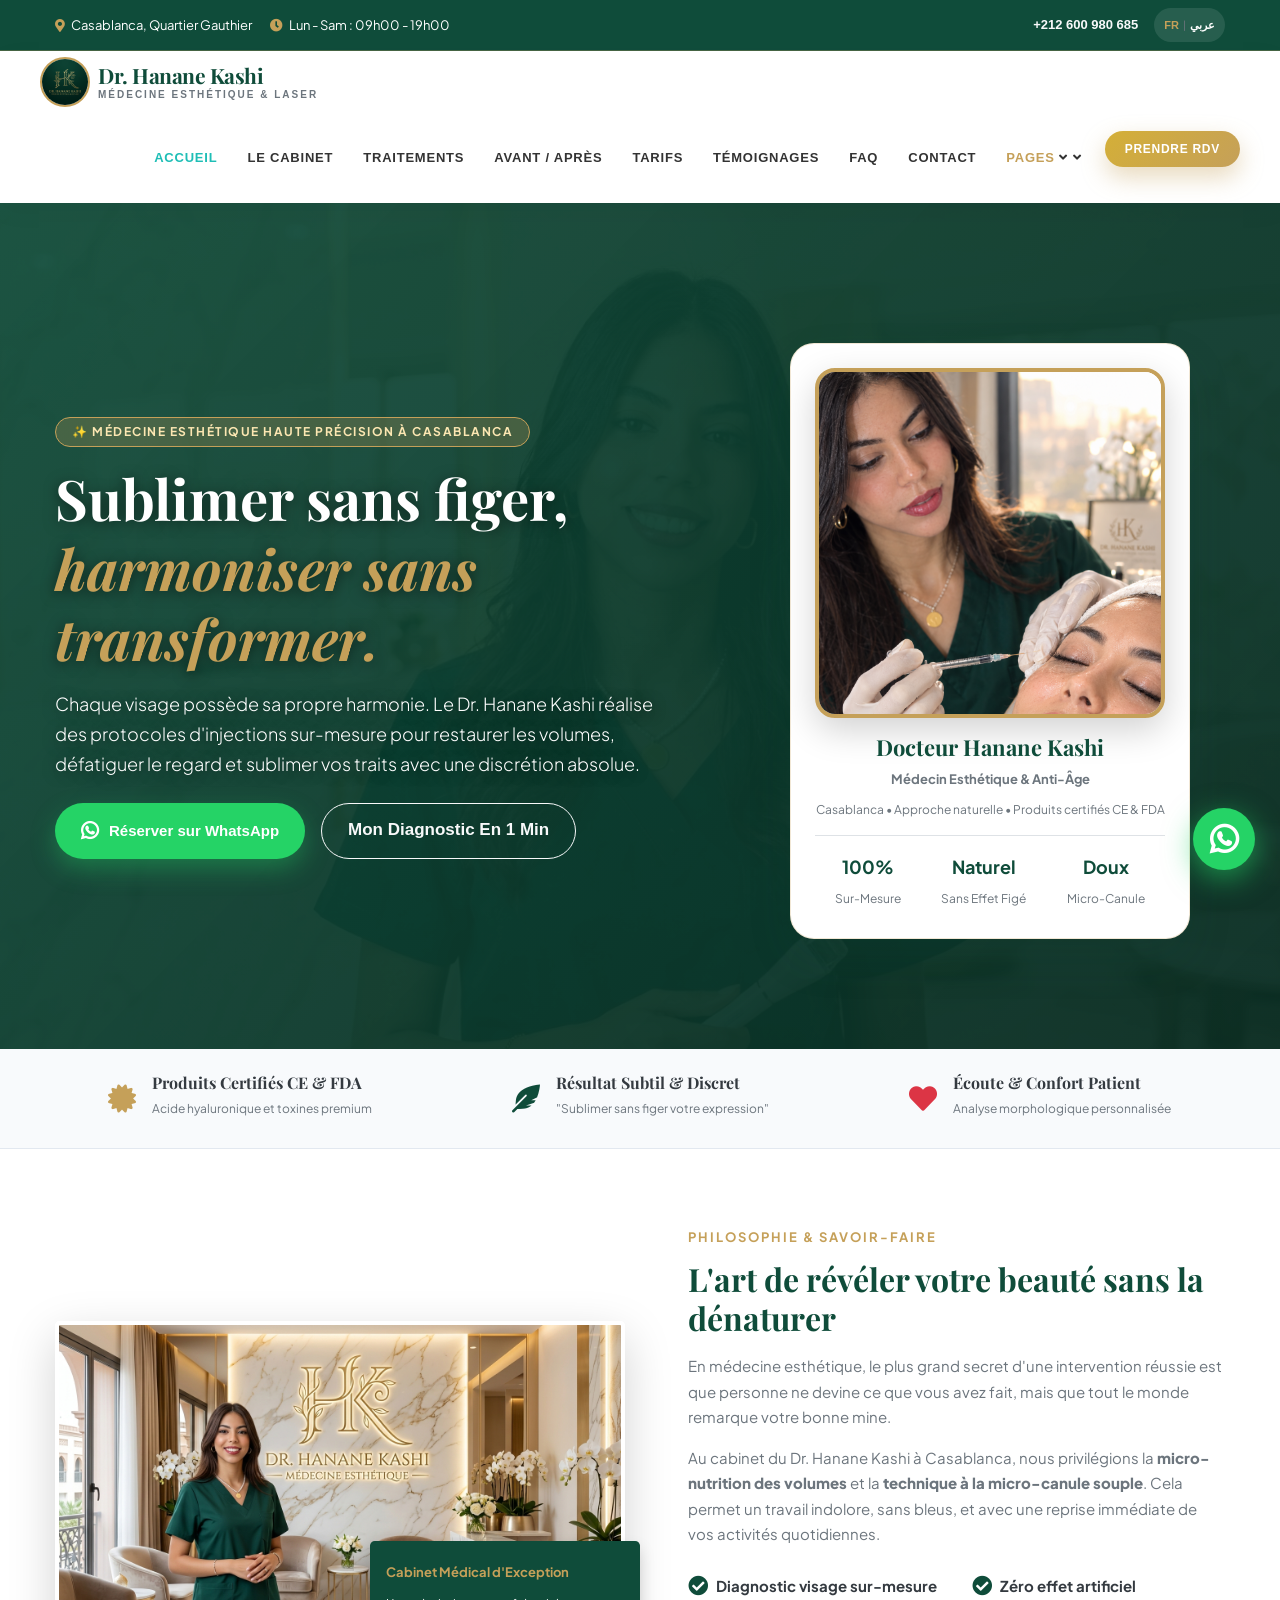
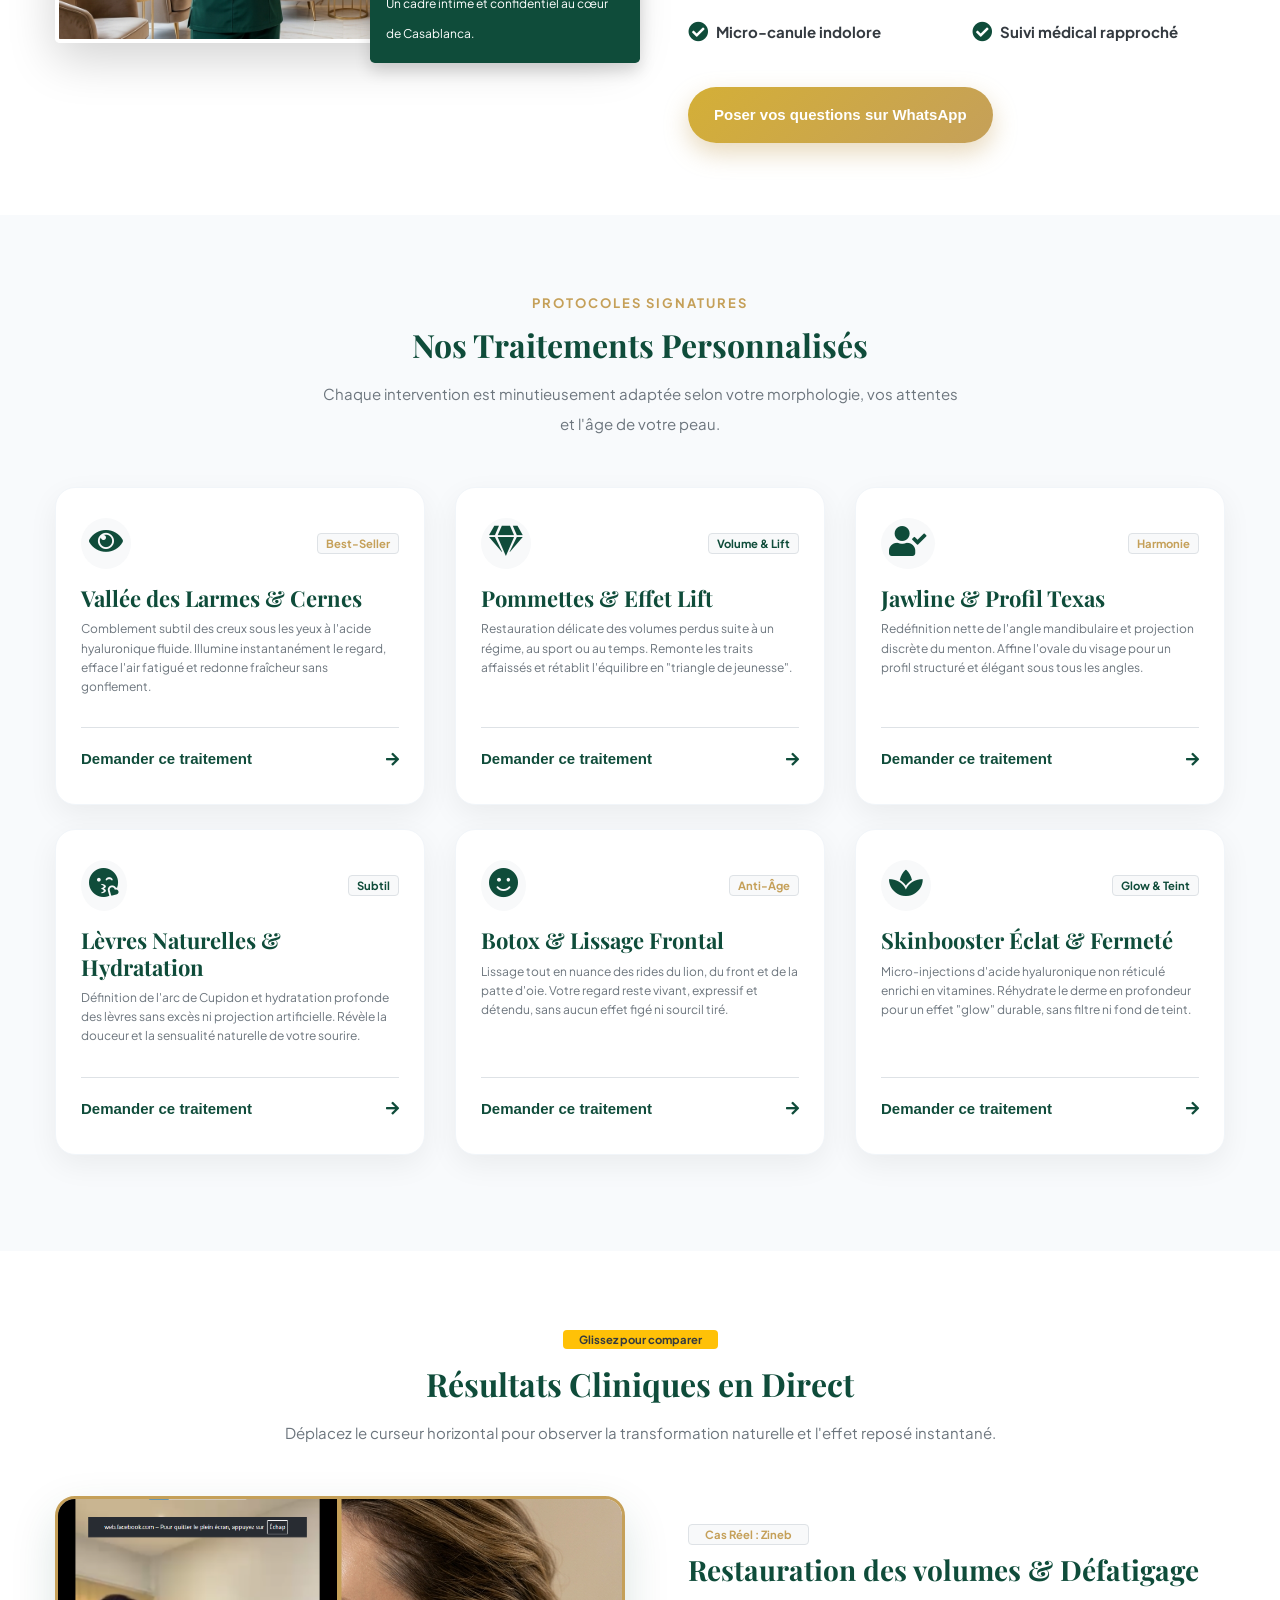
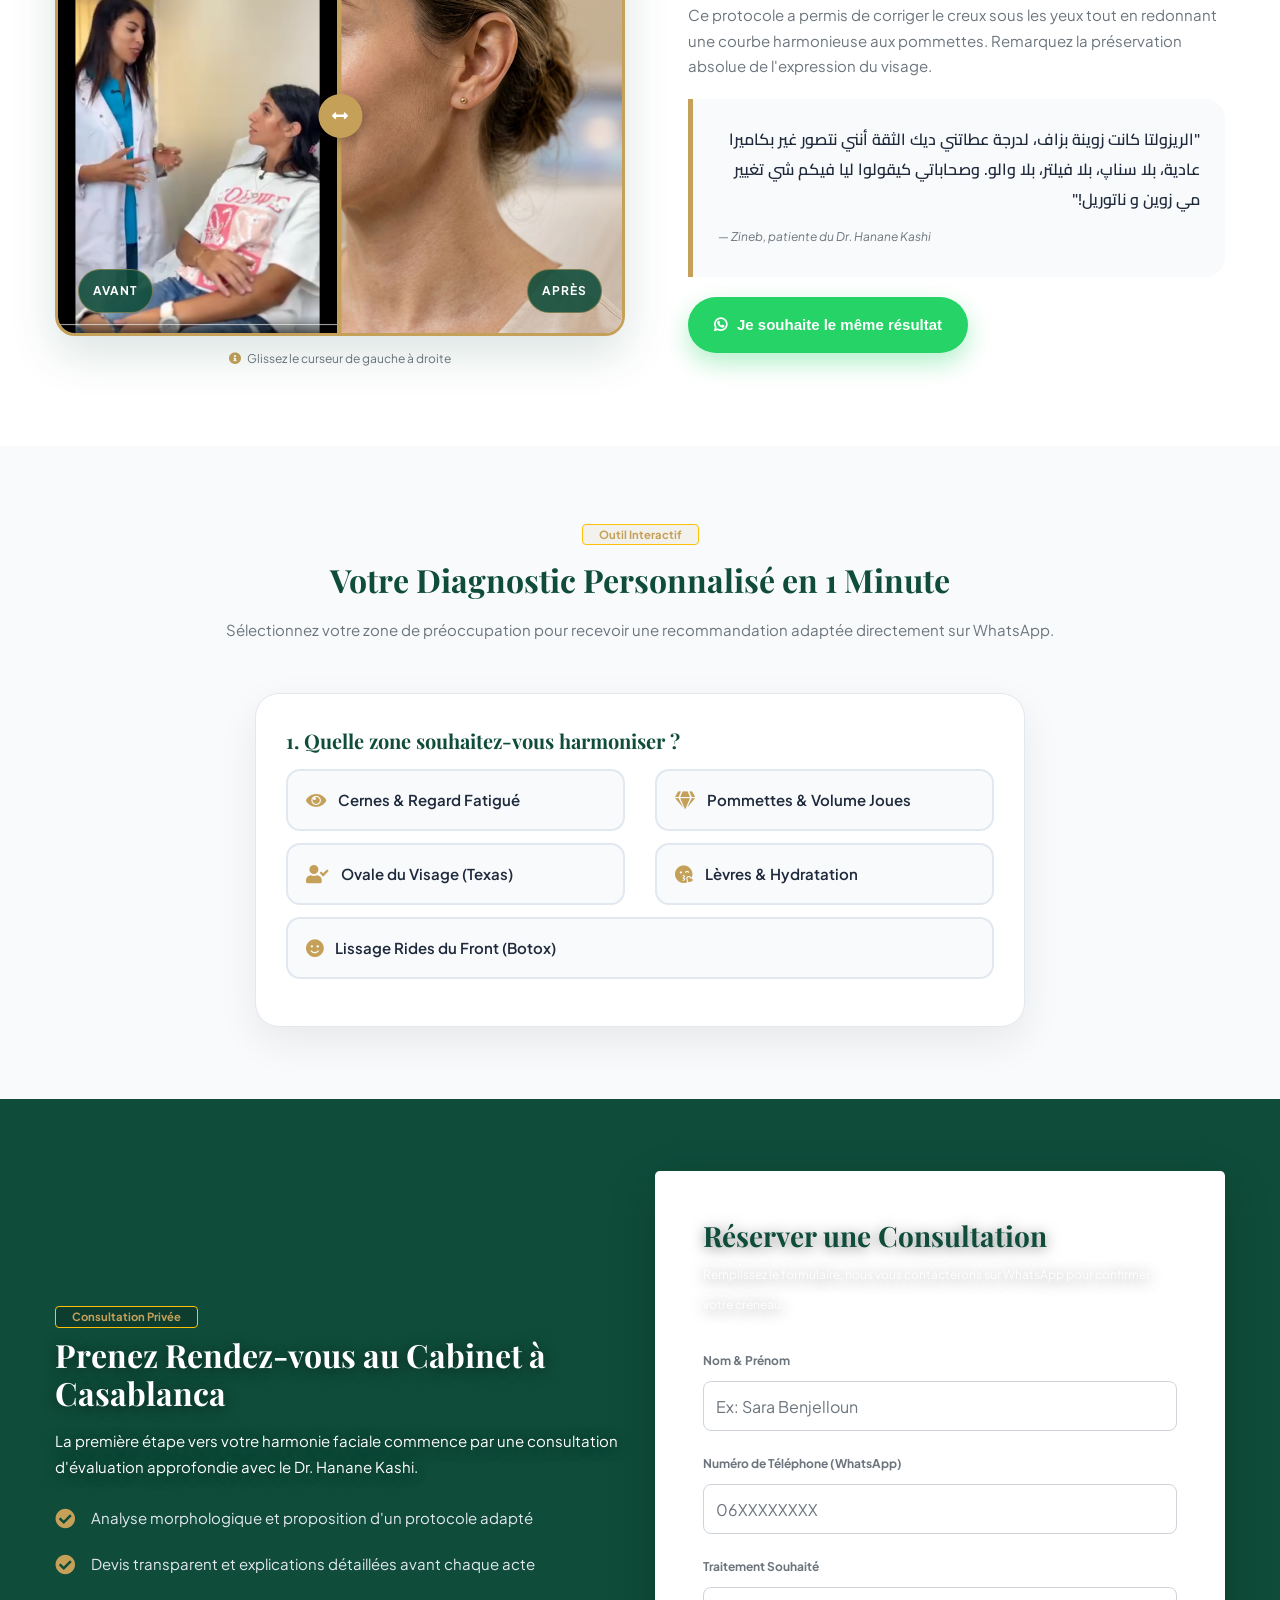
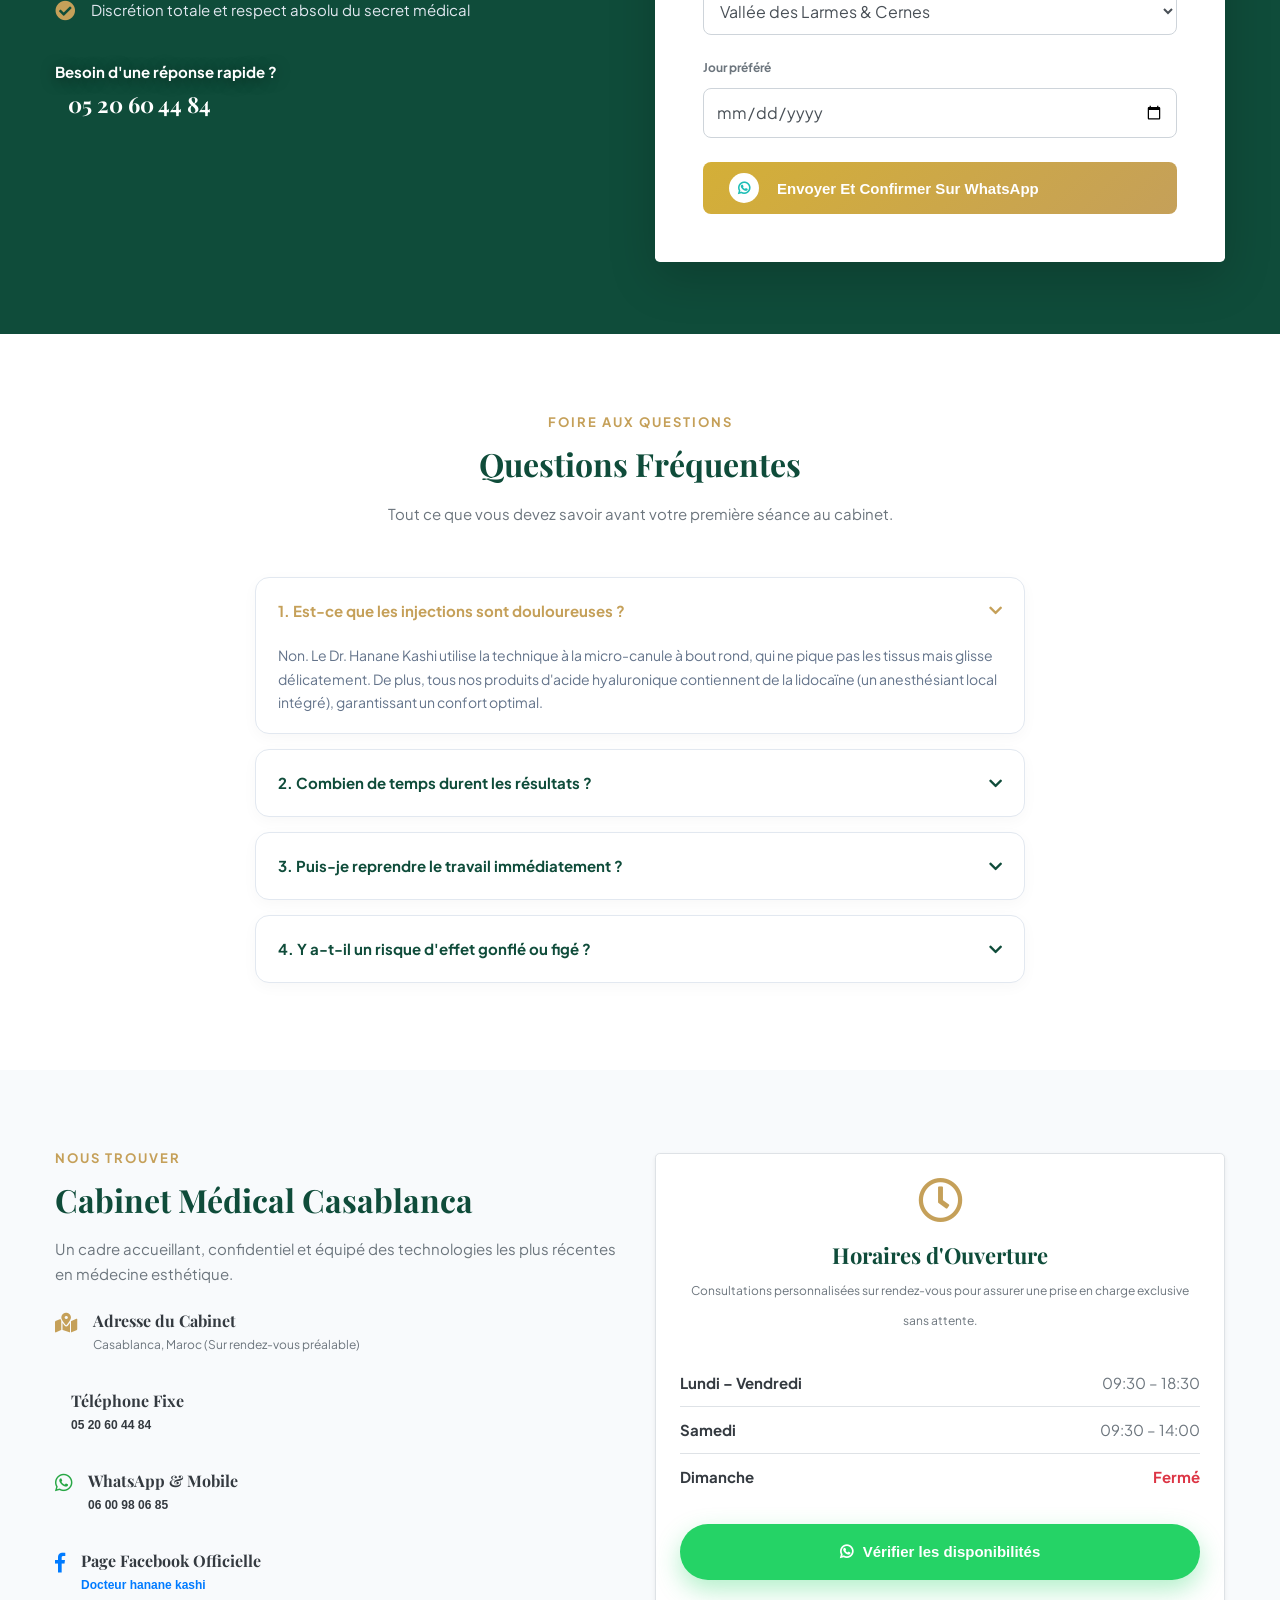
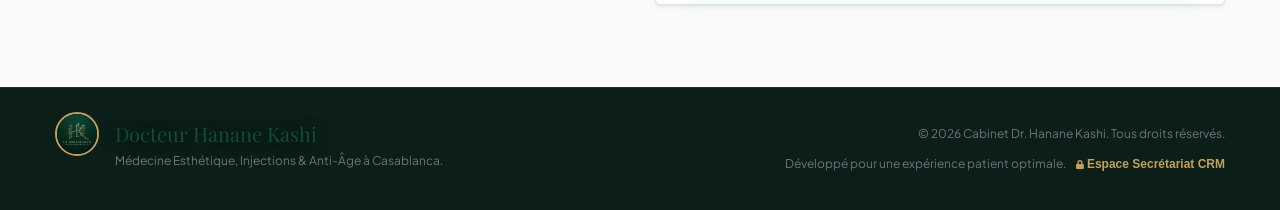
<file: index.html>
<!DOCTYPE html>
<html lang="fr" dir="ltr">
<head>
    <meta charset="utf-8">
    <meta http-equiv="X-UA-Compatible" content="IE=edge">
    <meta name="viewport" content="width=device-width, initial-scale=1">
    <meta name="description" content="Docteur Hanane Kashi - Médecine Esthétique & Anti-Âge à Casablanca. Injections d'acide hyaluronique, botox, comblement des cernes, harmonisation faciale naturelle. Sublimer sans figer.">
    <title>Docteur Hanane Kashi | Médecine Esthétique & Anti-Âge à Casablanca</title>
    <link rel="shortcut icon" href="assets/img/dr-kashi-logo.jpg" type="image/x-icon">

    <!-- CSS Assets -->
    <link href="assets/css/bootstrap.min.css" rel="stylesheet" />
    <link href="assets/css/font-awesome.min.css" rel="stylesheet" />
    <link href="assets/css/themify-icons.css" rel="stylesheet" />
    <link href="assets/css/flaticon-set.css" rel="stylesheet" />
    <link href="assets/css/magnific-popup.css" rel="stylesheet" />
    <link href="assets/css/owl.carousel.min.css" rel="stylesheet" />
    <link href="assets/css/owl.theme.default.min.css" rel="stylesheet" />
    <link href="assets/css/animate.css" rel="stylesheet" />
    <link href="assets/css/bootsnav.css" rel="stylesheet" />
    <link href="style.css" rel="stylesheet">
    <link href="assets/css/responsive.css" rel="stylesheet" />

    <!-- Google Fonts -->
    <link href="https://fonts.googleapis.com/css2?family=Plus+Jakarta+Sans:wght@300;400;500;600;700;800&family=Playfair+Display:ital,wght@0,600;0,700;1,400&family=Cairo:wght@400;600;700&display=swap" rel="stylesheet">
    
    <style>
        :root {
            --primary-emerald: #0f4c3a;
            --primary-gold: #c5a059;
            --primary-accent: #1ebeb6;
            --text-dark: #1e293b;
        }
        body {
            font-family: 'Plus Jakarta Sans', sans-serif;
            color: #334155;
            background-color: #ffffff;
            overflow-x: hidden;
        }
        h1, h2, h3, h4, .font-serif {
            font-family: 'Playfair Display', serif;
        }
        .bg-emerald { background-color: var(--primary-emerald) !important; }
        .text-emerald { color: var(--primary-emerald) !important; }
        .text-gold { color: var(--primary-gold) !important; }
        
        .btn-gold {
            background: linear-gradient(135deg, #d4af37, #c5a059);
            color: #fff !important;
            border: none;
            padding: 13px 26px;
            font-weight: 700;
            border-radius: 50px;
            box-shadow: 0 10px 25px rgba(197, 160, 89, 0.4);
            transition: all 0.3s ease;
            display: inline-flex;
            align-items: center;
            gap: 10px;
        }
        .btn-gold:hover {
            transform: translateY(-2px);
            box-shadow: 0 15px 30px rgba(197, 160, 89, 0.6);
            color: #fff;
        }
        .btn-whatsapp {
            background: #25D366;
            color: #fff !important;
            padding: 13px 26px;
            font-weight: 700;
            border-radius: 50px;
            box-shadow: 0 10px 25px rgba(37, 211, 102, 0.35);
            transition: all 0.3s ease;
            display: inline-flex;
            align-items: center;
            gap: 10px;
        }
        .btn-whatsapp:hover {
            background: #20ba5a;
            transform: translateY(-2px);
            color: #fff;
        }
        .floating-whatsapp {
            position: fixed;
            bottom: 85px;
            right: 25px;
            background: #25D366;
            color: #fff !important;
            width: 62px;
            height: 62px;
            border-radius: 50%;
            display: flex;
            align-items: center;
            justify-content: center;
            font-size: 32px;
            box-shadow: 0 8px 30px rgba(37, 211, 102, 0.6);
            z-index: 9999;
            transition: transform 0.3s ease;
            animation: pulse-green 2s infinite;
        }
        .floating-whatsapp:hover { transform: scale(1.1); }
        @keyframes pulse-green {
            0% { box-shadow: 0 0 0 0 rgba(37, 211, 102, 0.7); }
            70% { box-shadow: 0 0 0 18px rgba(37, 211, 102, 0); }
            100% { box-shadow: 0 0 0 0 rgba(37, 211, 102, 0); }
        }
        .sticky-mobile-bar {
            position: fixed;
            bottom: 0; left: 0;
            width: 100%;
            background: rgba(15, 76, 58, 0.98);
            backdrop-filter: blur(10px);
            padding: 10px 15px;
            display: flex;
            gap: 10px;
            z-index: 9998;
            box-shadow: 0 -4px 20px rgba(0,0,0,0.15);
        }
        .sticky-mobile-bar a {
            flex: 1;
            text-align: center;
            padding: 12px 10px;
            border-radius: 12px;
            font-weight: 700;
            font-size: 13px;
            display: flex;
            align-items: center;
            justify-content: center;
            gap: 8px;
            text-decoration: none;
        }
        .sticky-call { background: #ffffff; color: #0f4c3a !important; }
        .sticky-wa { background: #25D366; color: #ffffff !important; }
        @media (min-width: 992px) {
            .sticky-mobile-bar { display: none; }
            .floating-whatsapp { bottom: 30px; }
        }
        .hero-aesthetic {
            background: linear-gradient(135deg, rgba(15, 76, 58, 0.93) 0%, rgba(10, 45, 35, 0.96) 100%), url('assets/img/dr-kashi-hero-banner.jpg') center/cover no-repeat;
            padding: 140px 0 110px;
            color: #fff;
            position: relative;
        }
        .doctor-badge-card {
            background: #ffffff;
            border-radius: 24px;
            padding: 24px;
            box-shadow: 0 20px 45px rgba(15, 76, 58, 0.12);
            border: 1px solid rgba(197, 160, 89, 0.25);
        }
        .treatment-card {
            background: #fff;
            border-radius: 20px;
            padding: 30px 25px;
            box-shadow: 0 10px 30px rgba(0,0,0,0.06);
            transition: all 0.3s ease;
            border: 1px solid #f1f5f9;
            height: 100%;
            display: flex;
            flex-direction: column;
            justify-content: space-between;
        }
        .treatment-card:hover {
            transform: translateY(-8px);
            box-shadow: 0 20px 40px rgba(15, 76, 58, 0.12);
            border-color: var(--primary-gold);
        }
        .testimonial-quote-box {
            background: #f8fafc;
            border-left: 5px solid var(--primary-gold);
            padding: 25px;
            border-radius: 0 20px 20px 0;
            margin: 20px 0;
        }
        .lang-switch-btn {
            background: rgba(255, 255, 255, 0.15);
            border: 1px solid rgba(255, 255, 255, 0.3);
            color: #fff;
            padding: 5px 12px;
            border-radius: 20px;
            font-size: 12px;
            font-weight: 700;
            text-decoration: none;
            transition: all 0.2s ease;
        }
        .lang-switch-btn:hover {
            background: #c5a059;
            color: #fff;
            border-color: #c5a059;
        }

        /* Before/After Slider Component */
        .ba-slider-container {
            position: relative;
            width: 100%;
            height: 440px;
            border-radius: 20px;
            overflow: hidden;
            box-shadow: 0 18px 45px rgba(15, 76, 58, 0.15);
            border: 3px solid #c5a059;
        }
        .ba-slider-img {
            position: absolute;
            top: 0; left: 0;
            width: 100%; height: 100%;
            background-size: cover;
            background-position: center;
        }
        .ba-before {
            border-right: 3px solid #c5a059;
            z-index: 2;
        }
        .ba-slider-range {
            position: absolute;
            top: 0; left: 0;
            width: 100%; height: 100%;
            opacity: 0;
            z-index: 5;
            cursor: ew-resize;
            margin: 0;
        }
        .ba-slider-divider {
            position: absolute;
            top: 0;
            width: 3px; height: 100%;
            background: #c5a059;
            z-index: 3;
            pointer-events: none;
            transform: translateX(-50%);
        }
        .ba-slider-button {
            position: absolute;
            top: 50%; left: 50%;
            transform: translate(-50%, -50%);
            width: 44px; height: 44px;
            border-radius: 50%;
            background: #c5a059;
            color: #fff;
            display: flex;
            align-items: center; justify-content: center;
            box-shadow: 0 4px 15px rgba(0,0,0,0.3);
            font-size: 16px;
        }
        .ba-label {
            position: absolute;
            bottom: 20px;
            padding: 6px 14px;
            background: rgba(15, 76, 58, 0.88);
            color: #fff;
            font-weight: 700;
            font-size: 12px;
            border-radius: 30px;
            letter-spacing: 1px;
            z-index: 4;
            border: 1px solid rgba(197, 160, 89, 0.5);
        }
        .ba-label-before { left: 20px; }
        .ba-label-after { right: 20px; }

        /* Interactive Quiz Card */
        .quiz-card {
            background: #ffffff;
            border-radius: 24px;
            padding: 35px 30px;
            box-shadow: 0 15px 40px rgba(0,0,0,0.07);
            border: 1px solid #e2e8f0;
        }
        .quiz-option-btn {
            background: #f8fafc;
            border: 2px solid #e2e8f0;
            border-radius: 14px;
            padding: 14px 18px;
            cursor: pointer;
            transition: all 0.25s ease;
            text-align: left;
            font-weight: 600;
            color: #1e293b;
            display: flex;
            align-items: center;
            margin-bottom: 12px;
        }
        .quiz-option-btn:hover, .quiz-option-btn.selected {
            border-color: #c5a059;
            background: #fffdf7;
            color: #0f4c3a;
            box-shadow: 0 6px 18px rgba(197, 160, 89, 0.15);
        }
        .quiz-option-btn i {
            font-size: 18px;
            margin-right: 12px;
            color: #c5a059;
        }
        

        /* FAQ Accordion */
        .faq-item {
            background: #fff;
            border-radius: 14px;
            margin-bottom: 15px;
            border: 1px solid #e2e8f0;
            overflow: hidden;
            box-shadow: 0 4px 15px rgba(0,0,0,0.03);
        }
        .faq-question {
            padding: 18px 22px;
            cursor: pointer;
            font-weight: 700;
            display: flex;
            justify-content: space-between;
            align-items: center;
            color: #0f4c3a;
            user-select: none;
        }
        .faq-answer {
            padding: 0 22px 18px;
            color: #64748b;
            font-size: 14px;
            line-height: 1.7;
            display: none;
        }
        .faq-item.active .faq-answer { display: block; }
        .faq-item.active .faq-question { color: #c5a059; }

        
    </style>
    

    <!-- Open Graph / Facebook / WhatsApp Preview -->
    <meta property="og:type" content="website">
    <meta property="og:site_name" content="Cabinet Dr. Hanane Kashi">
    <meta property="og:title" content="Dr. Hanane Kashi | Médecine Esthétique & Anti-Âge Casablanca">
    <meta property="og:description" content="Cabinet de médecine esthétique à Casablanca par le Dr. Hanane Kashi. Injections d'acide hyaluronique, toxine botulique (botox), comblement cernes, jawline. Sublimer sans figer.">
    <meta property="og:image" content="assets/img/dr-kashi-hero-banner.jpg">
    <meta property="og:locale" content="fr_FR">

    <!-- Twitter Card -->
    <meta name="twitter:card" content="summary_large_image">
    <meta name="twitter:title" content="Dr. Hanane Kashi | Médecine Esthétique & Anti-Âge Casablanca">
    <meta name="twitter:description" content="Cabinet de médecine esthétique à Casablanca par le Dr. Hanane Kashi. Injections d'acide hyaluronique, toxine botulique (botox), comblement cernes, jawline. Sublimer sans figer.">
    <meta name="twitter:image" content="assets/img/dr-kashi-hero-banner.jpg">
    <meta name="theme-color" content="#0f4c3a">
    
    <!-- Schema.org MedicalBusiness JSON-LD -->
    <script type="application/ld+json">
    {
      "@context": "https://schema.org",
      "@type": "Physician",
      "name": "Docteur Hanane Kashi - Médecine Esthétique & Laser",
      "image": "assets/img/dr-kashi-desk.png",
      "url": "https://drhananekashi.ma",
      "telephone": "+212600980685",
      "priceRange": "500 - 5000 MAD",
      "address": {
        "@type": "PostalAddress",
        "streetAddress": "Angle Boulevard d'Anfa et Rue Gauthier",
        "addressLocality": "Casablanca",
        "addressRegion": "Grand Casablanca",
        "postalCode": "20000",
        "addressCountry": "MA"
      },
      "geo": {
        "@type": "GeoCoordinates",
        "latitude": 33.589886,
        "longitude": -7.632053
      },
      "openingHoursSpecification": [
        {
          "@type": "OpeningHoursSpecification",
          "dayOfWeek": ["Monday", "Tuesday", "Wednesday", "Thursday", "Friday"],
          "opens": "09:00",
          "closes": "19:00"
        },
        {
          "@type": "OpeningHoursSpecification",
          "dayOfWeek": ["Saturday"],
          "opens": "09:00",
          "closes": "14:00"
        }
      ],
      "medicalSpecialty": [
        "Dermatology",
        "PlasticSurgery"
      ]
    }
    </script>


</head>
<body>
    <!-- Top Bar -->
    <!-- Topbar Info -->
    <div class="top-bar-area bg-emerald text-light py-2" style="font-size: 13px; border-bottom: 1px solid rgba(197, 160, 89, 0.3);">
        <div class="container">
            <div class="row align-items-center">
                <div class="col-md-7 col-12 text-center text-md-left">
                    <span class="mr-3"><i class="fas fa-map-marker-alt text-gold mr-1"></i> Casablanca, Quartier Gauthier</span>
                    <span><i class="fas fa-clock text-gold mr-1"></i> Lun - Sam : 09h00 - 19h00</span>
                </div>
                <div class="col-md-5 col-12 text-center text-md-right mt-1 mt-md-0 d-flex justify-content-center justify-content-md-end align-items-center">
                    <a href="tel:+212600980685" class="text-light mr-3 font-weight-bold"><i class="fas fa-phone-alt text-gold mr-1"></i> +212 600 980 685</a>
                    <div class="lang-switch d-inline-flex align-items-center" style="background: rgba(255,255,255,0.1); padding: 2px 10px; border-radius: 20px;">
                        <a href="index.html" style="color: #c5a059; font-weight: bold; font-size: 11px;">FR</a>
                        <span class="text-muted mx-1" style="font-size: 10px;">|</span>
                        <a href="ar.html" style="color: #fff; font-size: 11px;">عربي</a>
                    </div>
                </div>
            </div>
        </div>
    </div>

    <!-- Navigation -->
    <header id="home">
        <nav class="navbar navbar-default navbar-sticky bootsnav">
            <div class="container">
                <div class="navbar-header">
                    <button type="button" class="navbar-toggle" data-toggle="collapse" data-target="#navbar-menu">
                        <i class="fa fa-bars"></i>
                    </button>
                    <a class="navbar-brand d-flex align-items-center" href="index.html" style="padding: 6px 0;">
                        <img src="assets/img/dr-kashi-logo.jpg" alt="Logo Dr Hanane Kashi" style="height: 50px; width: 50px; border-radius: 50%; object-fit: cover; border: 2px solid #c5a059;" class="mr-2">
                        <div style="line-height: 1.2;">
                            <span class="font-serif font-weight-bold" style="font-size: 21px; color: var(--primary-emerald); letter-spacing: -0.5px;">Dr. Hanane Kashi</span>
                            <span class="d-block text-muted" style="font-size: 10px; text-transform: uppercase; letter-spacing: 2px;">Médecine Esthétique & Laser</span>
                        </div>
                    </a>
                </div>

                <div class="collapse navbar-collapse" id="navbar-menu">
                    <ul class="nav navbar-nav navbar-right" data-in="fadeInDown" data-out="fadeOutUp">
                        <li class="active"><a href="index.html">Accueil</a></li>
<li><a href="a-propos.html">Le Cabinet</a></li>
<li><a href="traitements.html">Traitements</a></li>
<li><a href="avant-apres.html">Avant / Après</a></li>
<li><a href="tarifs.html">Tarifs</a></li>
<li><a href="temoignages.html">Témoignages</a></li>
<li><a href="faq.html">FAQ</a></li>
<li><a href="contact.html">Contact</a></li>

                        
        <li class="dropdown">
            <a href="javascript:void(0)" class="dropdown-toggle" data-toggle="dropdown"><span style="color: #c5a059; font-weight: 700;">Pages</span> <i class="fa fa-angle-down"></i></a>
            <ul class="dropdown-menu">
                <li><a href="a-propos.html"><i class="fa fa-user-md mr-2" style="color: #c5a059;"></i> Le Cabinet & Dr. Kashi</a></li>
                <li><a href="traitements.html"><i class="fa fa-magic mr-2" style="color: #c5a059;"></i> Catalogue des Soins</a></li>
                <li><a href="avant-apres.html"><i class="fa fa-sliders mr-2" style="color: #c5a059;"></i> Galerie Avant / Après</a></li>
                <li><a href="tarifs.html"><i class="fa fa-tag mr-2" style="color: #c5a059;"></i> Honoraires & Forfaits</a></li>
                <li><a href="temoignages.html"><i class="fa fa-star mr-2" style="color: #c5a059;"></i> Avis Patientes</a></li>
                <li><a href="faq.html"><i class="fa fa-question-circle mr-2" style="color: #c5a059;"></i> Questions Fréquentes</a></li>
                <li><a href="contact.html"><i class="fa fa-map-marker mr-2" style="color: #c5a059;"></i> Accès & Contact</a></li>
                <li class="divider"></li>
                <li><a href="admin.html"><i class="fa fa-lock mr-2" style="color: #0f4c3a;"></i> Espace Secrétariat (CRM)</a></li>
            </ul>
        </li>
    
                        <li class="d-none d-lg-block ml-2">
                            <a href="contact.html" class="btn-gold" style="padding: 8px 20px !important; margin-top: 18px; color: #fff !important; font-size: 12px;">Prendre RDV</a>
                        </li>
                    </ul>
                </div>
            </div>
        </nav>
    </header>

    <!-- Hero Section -->
    <div class="hero-aesthetic">
        <div class="container">
            <div class="row align-items-center">
                <div class="col-lg-7">
                    <span class="badge px-3 py-2 text-uppercase mb-3" style="background: rgba(197, 160, 89, 0.25); color: #fce7b2; border: 1px solid #c5a059; font-size: 12px; letter-spacing: 1.5px; border-radius: 30px;">
                        ✨ Médecine Esthétique Haute Précision à Casablanca
                    </span>
                    <h1 class="display-4 font-weight-bold mb-3" style="line-height: 1.25; color: #ffffff !important; text-shadow: 0 3px 18px rgba(0,0,0,0.5);">
                        Sublimer sans figer, <br>
                        <span class="text-gold" style="font-style: italic;">harmoniser sans transformer.</span>
                    </h1>
                    <p class="lead mb-4" style="color: #e2e8f0; font-size: 18px; max-width: 600px;">
                        Chaque visage possède sa propre harmonie. Le Dr. Hanane Kashi réalise des protocoles d'injections sur-mesure pour restaurer les volumes, défatiguer le regard et sublimer vos traits avec une discrétion absolue.
                    </p>
                    <div class="d-flex flex-wrap gap-3">
                        <a href="https://wa.me/212600980685?text=Bonjour%20Dr.%20Hanane%20Kashi,%20je%20souhaite%20r%C3%A9server%20une%20consultation%20d'%C3%A9valuation." target="_blank" class="btn-whatsapp mr-3 mb-2">
                            <i class="fab fa-whatsapp" style="font-size: 20px;"></i> Réserver sur WhatsApp
                        </a>
                        <a href="#diagnostic" class="btn btn-outline-light mb-2 font-weight-bold" style="border-radius: 50px; padding: 13px 26px;">
                            Mon Diagnostic en 1 Min
                        </a>
                    </div>
                </div>
                <div class="col-lg-5 mt-5 mt-lg-0 text-center">
                    <div class="doctor-badge-card text-dark position-relative mx-auto" style="max-width: 400px;">
                        <div class="overflow-hidden mb-3" style="border-radius: 20px; max-height: 350px; border: 4px solid #c5a059; box-shadow: 0 12px 35px rgba(0,0,0,0.18);">
                            <img src="assets/img/dr-kashi-desk.png" alt="Docteur Hanane Kashi" class="img-fluid w-100 h-100" style="object-fit: cover;">
                        </div>
                        <h4 class="font-serif font-weight-bold mb-1" style="color: var(--primary-emerald);">Docteur Hanane Kashi</h4>
                        <p class="text-muted mb-2 font-weight-bold" style="font-size: 13px;">Médecin Esthétique & Anti-Âge</p>
                        <p class="small text-muted mb-3" style="line-height: 1.4;">Casablanca • Approche naturelle • Produits certifiés CE & FDA</p>
                        <div class="border-top pt-3 d-flex justify-content-around text-center">
                            <div>
                                <strong class="d-block text-emerald font-weight-bold" style="font-size: 18px;">100%</strong>
                                <span class="text-muted small">Sur-Mesure</span>
                            </div>
                            <div>
                                <strong class="d-block text-emerald font-weight-bold" style="font-size: 18px;">Naturel</strong>
                                <span class="text-muted small">Sans Effet Figé</span>
                            </div>
                            <div>
                                <strong class="d-block text-emerald font-weight-bold" style="font-size: 18px;">Doux</strong>
                                <span class="text-muted small">Micro-Canule</span>
                            </div>
                        </div>
                    </div>
                </div>
            </div>
        </div>
    </div>

    <!-- Trust Strip -->
    <div class="py-4" style="background: #f8fafc; border-bottom: 1px solid #e2e8f0;">
        <div class="container">
            <div class="row text-center">
                <div class="col-md-4 col-12 mb-3 mb-md-0">
                    <div class="d-flex align-items-center justify-content-center">
                        <i class="fas fa-certificate text-gold mr-3" style="font-size: 28px;"></i>
                        <div class="text-left">
                            <h6 class="mb-0 font-weight-bold text-dark">Produits Certifiés CE & FDA</h6>
                            <small class="text-muted">Acide hyaluronique et toxines premium</small>
                        </div>
                    </div>
                </div>
                <div class="col-md-4 col-12 mb-3 mb-md-0">
                    <div class="d-flex align-items-center justify-content-center">
                        <i class="fas fa-feather-alt text-emerald mr-3" style="font-size: 28px;"></i>
                        <div class="text-left">
                            <h6 class="mb-0 font-weight-bold text-dark">Résultat Subtil & Discret</h6>
                            <small class="text-muted">"Sublimer sans figer votre expression"</small>
                        </div>
                    </div>
                </div>
                <div class="col-md-4 col-12">
                    <div class="d-flex align-items-center justify-content-center">
                        <i class="fas fa-heart text-danger mr-3" style="font-size: 28px;"></i>
                        <div class="text-left">
                            <h6 class="mb-0 font-weight-bold text-dark">Écoute & Confort Patient</h6>
                            <small class="text-muted">Analyse morphologique personnalisée</small>
                        </div>
                    </div>
                </div>
            </div>
        </div>
    </div>

    <!-- About Section with 3D Wall Logo Office Image -->
    <section id="docteur" class="py-5" style="background: #ffffff;">
        <div class="container py-4">
            <div class="row align-items-center">
                <div class="col-lg-6 mb-4 mb-lg-0 text-center">
                    <div class="position-relative d-inline-block">
                        <img src="assets/img/dr-kashi-cabinet-wall.jpg" alt="Cabinet Dr Hanane Kashi avec Logo Mural Doré" class="img-fluid rounded-lg shadow-lg" style="max-height: 470px; object-fit: cover; border: 4px solid #fff;">
                        <div class="position-absolute p-3 rounded-lg bg-emerald text-light text-left shadow" style="bottom: -20px; right: -15px; max-width: 270px;">
                            <span class="d-block text-gold font-weight-bold" style="font-size: 13px;">Cabinet Médical d'Exception</span>
                            <small style="font-size: 12px; line-height: 1.3;">Un cadre intime et confidentiel au cœur de Casablanca.</small>
                        </div>
                    </div>
                </div>
                <div class="col-lg-6 pl-lg-5">
                    <span class="text-uppercase text-gold font-weight-bold" style="font-size: 13px; letter-spacing: 2px;">Philosophie & Savoir-Faire</span>
                    <h2 class="display-5 font-serif font-weight-bold mt-2 mb-3" style="color: var(--primary-emerald);">
                        L'art de révéler votre beauté sans la dénaturer
                    </h2>
                    <p class="text-muted" style="line-height: 1.7;">
                        En médecine esthétique, le plus grand secret d'une intervention réussie est que personne ne devine ce que vous avez fait, mais que tout le monde remarque votre bonne mine.
                    </p>
                    <p class="text-muted" style="line-height: 1.7;">
                        Au cabinet du Dr. Hanane Kashi à Casablanca, nous privilégions la <strong>micro-nutrition des volumes</strong> et la <strong>technique à la micro-canule souple</strong>. Cela permet un travail indolore, sans bleus, et avec une reprise immédiate de vos activités quotidiennes.
                    </p>
                    <div class="row mt-4">
                        <div class="col-sm-6 mb-3">
                            <div class="d-flex align-items-center">
                                <i class="fas fa-check-circle text-emerald mr-2" style="font-size: 20px;"></i>
                                <span class="font-weight-bold text-dark">Diagnostic visage sur-mesure</span>
                            </div>
                        </div>
                        <div class="col-sm-6 mb-3">
                            <div class="d-flex align-items-center">
                                <i class="fas fa-check-circle text-emerald mr-2" style="font-size: 20px;"></i>
                                <span class="font-weight-bold text-dark">Zéro effet artificiel</span>
                            </div>
                        </div>
                        <div class="col-sm-6 mb-3">
                            <div class="d-flex align-items-center">
                                <i class="fas fa-check-circle text-emerald mr-2" style="font-size: 20px;"></i>
                                <span class="font-weight-bold text-dark">Micro-canule indolore</span>
                            </div>
                        </div>
                        <div class="col-sm-6 mb-3">
                            <div class="d-flex align-items-center">
                                <i class="fas fa-check-circle text-emerald mr-2" style="font-size: 20px;"></i>
                                <span class="font-weight-bold text-dark">Suivi médical rapproché</span>
                            </div>
                        </div>
                    </div>
                    <div class="mt-4">
                        <a href="https://wa.me/212600980685?text=Bonjour%20Dr.%20Hanane%20Kashi,%20je%20souhaite%20prendre%20conseil%20pour%20un%20traitement." target="_blank" class="btn-gold mr-3">
                            Poser vos questions sur WhatsApp
                        </a>
                    </div>
                </div>
            </div>
        </div>
    </section>

    <!-- Treatments Section -->
    <section id="traitements" class="py-5" style="background: #f8fafc;">
        <div class="container py-4">
            <div class="text-center max-w-700 mx-auto mb-5">
                <span class="text-uppercase text-gold font-weight-bold" style="font-size: 13px; letter-spacing: 2px;">Protocoles Signatures</span>
                <h2 class="display-5 font-serif font-weight-bold mt-2" style="color: var(--primary-emerald);">Nos Traitements Personnalisés</h2>
                <p class="text-muted" style="max-width: 650px; margin: 0 auto;">
                    Chaque intervention est minutieusement adaptée selon votre morphologie, vos attentes et l'âge de votre peau.
                </p>
            </div>

            <div class="row">
                <div class="col-lg-4 col-md-6 mb-4">
                    <div class="treatment-card">
                        <div>
                            <div class="d-flex justify-content-between align-items-center mb-3">
                                <span class="p-2 rounded-circle bg-light text-emerald"><i class="fas fa-eye fa-2x"></i></span>
                                <span class="badge badge-light border text-gold px-2 py-1">Best-Seller</span>
                            </div>
                            <h4 class="font-serif font-weight-bold text-dark mb-2">Vallée des Larmes & Cernes</h4>
                            <p class="text-muted small" style="line-height: 1.6;">
                                Comblement subtil des creux sous les yeux à l'acide hyaluronique fluide. Illumine instantanément le regard, efface l'air fatigué et redonne fraîcheur sans gonflement.
                            </p>
                        </div>
                        <div class="border-top pt-3 mt-3">
                            <a href="#rendez-vous" class="font-weight-bold text-emerald d-flex justify-content-between align-items-center">
                                <span>Demander ce traitement</span> <i class="fas fa-arrow-right"></i>
                            </a>
                        </div>
                    </div>
                </div>

                <div class="col-lg-4 col-md-6 mb-4">
                    <div class="treatment-card">
                        <div>
                            <div class="d-flex justify-content-between align-items-center mb-3">
                                <span class="p-2 rounded-circle bg-light text-emerald"><i class="fas fa-gem fa-2x"></i></span>
                                <span class="badge badge-light border text-emerald px-2 py-1">Volume & Lift</span>
                            </div>
                            <h4 class="font-serif font-weight-bold text-dark mb-2">Pommettes & Effet Lift</h4>
                            <p class="text-muted small" style="line-height: 1.6;">
                                Restauration délicate des volumes perdus suite à un régime, au sport ou au temps. Remonte les traits affaissés et rétablit l'équilibre en "triangle de jeunesse".
                            </p>
                        </div>
                        <div class="border-top pt-3 mt-3">
                            <a href="#rendez-vous" class="font-weight-bold text-emerald d-flex justify-content-between align-items-center">
                                <span>Demander ce traitement</span> <i class="fas fa-arrow-right"></i>
                            </a>
                        </div>
                    </div>
                </div>

                <div class="col-lg-4 col-md-6 mb-4">
                    <div class="treatment-card">
                        <div>
                            <div class="d-flex justify-content-between align-items-center mb-3">
                                <span class="p-2 rounded-circle bg-light text-emerald"><i class="fas fa-user-check fa-2x"></i></span>
                                <span class="badge badge-light border text-gold px-2 py-1">Harmonie</span>
                            </div>
                            <h4 class="font-serif font-weight-bold text-dark mb-2">Jawline & Profil Texas</h4>
                            <p class="text-muted small" style="line-height: 1.6;">
                                Redéfinition nette de l'angle mandibulaire et projection discrète du menton. Affine l'ovale du visage pour un profil structuré et élégant sous tous les angles.
                            </p>
                        </div>
                        <div class="border-top pt-3 mt-3">
                            <a href="#rendez-vous" class="font-weight-bold text-emerald d-flex justify-content-between align-items-center">
                                <span>Demander ce traitement</span> <i class="fas fa-arrow-right"></i>
                            </a>
                        </div>
                    </div>
                </div>

                <div class="col-lg-4 col-md-6 mb-4">
                    <div class="treatment-card">
                        <div>
                            <div class="d-flex justify-content-between align-items-center mb-3">
                                <span class="p-2 rounded-circle bg-light text-emerald"><i class="fas fa-kiss-wink-heart fa-2x"></i></span>
                                <span class="badge badge-light border text-emerald px-2 py-1">Subtil</span>
                            </div>
                            <h4 class="font-serif font-weight-bold text-dark mb-2">Lèvres Naturelles & Hydratation</h4>
                            <p class="text-muted small" style="line-height: 1.6;">
                                Définition de l'arc de Cupidon et hydratation profonde des lèvres sans excès ni projection artificielle. Révèle la douceur et la sensualité naturelle de votre sourire.
                            </p>
                        </div>
                        <div class="border-top pt-3 mt-3">
                            <a href="#rendez-vous" class="font-weight-bold text-emerald d-flex justify-content-between align-items-center">
                                <span>Demander ce traitement</span> <i class="fas fa-arrow-right"></i>
                            </a>
                        </div>
                    </div>
                </div>

                <div class="col-lg-4 col-md-6 mb-4">
                    <div class="treatment-card">
                        <div>
                            <div class="d-flex justify-content-between align-items-center mb-3">
                                <span class="p-2 rounded-circle bg-light text-emerald"><i class="fas fa-smile fa-2x"></i></span>
                                <span class="badge badge-light border text-gold px-2 py-1">Anti-Âge</span>
                            </div>
                            <h4 class="font-serif font-weight-bold text-dark mb-2">Botox & Lissage Frontal</h4>
                            <p class="text-muted small" style="line-height: 1.6;">
                                Lissage tout en nuance des rides du lion, du front et de la patte d'oie. Votre regard reste vivant, expressif et détendu, sans aucun effet figé ni sourcil tiré.
                            </p>
                        </div>
                        <div class="border-top pt-3 mt-3">
                            <a href="#rendez-vous" class="font-weight-bold text-emerald d-flex justify-content-between align-items-center">
                                <span>Demander ce traitement</span> <i class="fas fa-arrow-right"></i>
                            </a>
                        </div>
                    </div>
                </div>

                <div class="col-lg-4 col-md-6 mb-4">
                    <div class="treatment-card">
                        <div>
                            <div class="d-flex justify-content-between align-items-center mb-3">
                                <span class="p-2 rounded-circle bg-light text-emerald"><i class="fas fa-spa fa-2x"></i></span>
                                <span class="badge badge-light border text-emerald px-2 py-1">Glow & Teint</span>
                            </div>
                            <h4 class="font-serif font-weight-bold text-dark mb-2">Skinbooster Éclat & Fermeté</h4>
                            <p class="text-muted small" style="line-height: 1.6;">
                                Micro-injections d'acide hyaluronique non réticulé enrichi en vitamines. Réhydrate le derme en profondeur pour un effet "glow" durable, sans filtre ni fond de teint.
                            </p>
                        </div>
                        <div class="border-top pt-3 mt-3">
                            <a href="#rendez-vous" class="font-weight-bold text-emerald d-flex justify-content-between align-items-center">
                                <span>Demander ce traitement</span> <i class="fas fa-arrow-right"></i>
                            </a>
                        </div>
                    </div>
                </div>
            </div>
        </div>
    </section>

    <!-- NEW: Interactive Before / After Slider Section -->
    <section id="comparatif" class="py-5" style="background: #ffffff;">
        <div class="container py-4">
            <div class="text-center max-w-700 mx-auto mb-5">
                <span class="badge badge-warning text-dark px-3 py-1 font-weight-bold mb-2">Glissez pour comparer</span>
                <h2 class="display-5 font-serif font-weight-bold mt-2" style="color: var(--primary-emerald);">Résultats Cliniques en Direct</h2>
                <p class="text-muted">Déplacez le curseur horizontal pour observer la transformation naturelle et l'effet reposé instantané.</p>
            </div>

            <div class="row align-items-center">
                <div class="col-lg-6 mb-4 mb-lg-0">
                    <div class="ba-slider-container">
                        <div class="ba-slider-img ba-after" style="background-image: url('assets/img/treatment-result-radiance.jpg');"></div>
                        <div class="ba-slider-img ba-before" style="background-image: url('assets/img/consultation-zineb.jpg'); width: 50%;"></div>
                        <div class="ba-slider-divider" style="left: 50%;">
                            <div class="ba-slider-button"><i class="fas fa-arrows-alt-h"></i></div>
                        </div>
                        <input type="range" min="0" max="100" value="50" class="ba-slider-range" oninput="updateBeforeAfter(this)">
                        <span class="ba-label ba-label-before">AVANT</span>
                        <span class="ba-label ba-label-after">APRÈS</span>
                    </div>
                    <small class="d-block text-center text-muted mt-2">
                        <i class="fas fa-info-circle mr-1 text-gold"></i> Glissez le curseur de gauche à droite
                    </small>
                </div>

                <div class="col-lg-6 pl-lg-5">
                    <span class="badge badge-light border text-gold px-3 py-1 font-weight-bold mb-2">Cas Réel : Zineb</span>
                    <h3 class="font-serif font-weight-bold text-dark mb-3">Restauration des volumes & Défatigage</h3>
                    <p class="text-muted" style="line-height: 1.7;">
                        Ce protocole a permis de corriger le creux sous les yeux tout en redonnant une courbe harmonieuse aux pommettes. Remarquez la préservation absolue de l'expression du visage.
                    </p>
                    <div class="testimonial-quote-box">
                        <p class="mb-2" style="font-size: 16px; font-weight: 600; color: #1e293b; direction: rtl; text-align: right; font-family: 'Cairo', sans-serif;">
                            "الريزولتا كانت زوينة بزاف، لدرجة عطاتني ديك الثقة أنني نتصور غير بكاميرا عادية، بلا سناپ، بلا فيلتر، بلا والو. وصحاباتي كيقولوا ليا فيكم شي تغيير مي زوين و ناتوريل!"
                        </p>
                        <p class="mb-0 text-muted small" style="font-style: italic;">
                            — Zineb, patiente du Dr. Hanane Kashi
                        </p>
                    </div>
                    <a href="https://wa.me/212600980685?text=Bonjour%20Dr.%20Hanane%20Kashi,%20j'ai%20vu%20le%20comparatif%20Avant/Apres%20et%20je%20souhaite%20un%20rendez-vous." target="_blank" class="btn-whatsapp">
                        <i class="fab fa-whatsapp"></i> Je souhaite le même résultat
                    </a>
                </div>
            </div>
        </div>
    </section>

    <!-- NEW: Interactive 3-Step Aesthetic Assessment Quiz -->
    <section id="diagnostic" class="py-5" style="background: #f8fafc;">
        <div class="container py-4">
            <div class="text-center max-w-700 mx-auto mb-5">
                <span class="badge px-3 py-1 mb-2 text-gold border border-warning" style="background: rgba(197, 160, 89, 0.1);">Outil Interactif</span>
                <h2 class="display-5 font-serif font-weight-bold mt-2" style="color: var(--primary-emerald);">Votre Diagnostic Personnalisé en 1 Minute</h2>
                <p class="text-muted">Sélectionnez votre zone de préoccupation pour recevoir une recommandation adaptée directement sur WhatsApp.</p>
            </div>

            <div class="row justify-content-center">
                <div class="col-lg-8">
                    <div class="quiz-card">
                        <!-- Step 1 -->
                        <div id="quiz-step-1">
                            <h5 class="font-serif font-weight-bold text-dark mb-3">1. Quelle zone souhaitez-vous harmoniser ?</h5>
                            <div class="row">
                                <div class="col-md-6">
                                    <div class="quiz-option-btn" onclick="selectQuizZone('Cernes & Regard Fatigué')">
                                        <i class="fas fa-eye"></i> Cernes & Regard Fatigué
                                    </div>
                                </div>
                                <div class="col-md-6">
                                    <div class="quiz-option-btn" onclick="selectQuizZone('Pommettes & Perte de Volume')">
                                        <i class="fas fa-gem"></i> Pommettes & Volume Joues
                                    </div>
                                </div>
                                <div class="col-md-6">
                                    <div class="quiz-option-btn" onclick="selectQuizZone('Ovale du Visage & Jawline Texas')">
                                        <i class="fas fa-user-check"></i> Ovale du Visage (Texas)
                                    </div>
                                </div>
                                <div class="col-md-6">
                                    <div class="quiz-option-btn" onclick="selectQuizZone('Lèvres & Hydratation')">
                                        <i class="fas fa-kiss-wink-heart"></i> Lèvres & Hydratation
                                    </div>
                                </div>
                                <div class="col-md-12">
                                    <div class="quiz-option-btn" onclick="selectQuizZone('Rides du Front & Expression')">
                                        <i class="fas fa-smile"></i> Lissage Rides du Front (Botox)
                                    </div>
                                </div>
                            </div>
                        </div>

                        <!-- Step 2 -->
                        <div id="quiz-step-2" style="display: none;">
                            <h5 class="font-serif font-weight-bold text-dark mb-3">2. Quel est votre objectif prioritaire ?</h5>
                            <div class="quiz-option-btn" onclick="selectQuizGoal('Résultat ultra-naturel et reposé (Sublimer sans figer)')">
                                <i class="fas fa-feather-alt"></i> Résultat ultra-naturel et reposé ("Sublimer sans figer")
                            </div>
                            <div class="quiz-option-btn" onclick="selectQuizGoal('Effet éclat et repulpant immédiat (Skinbooster / Glow)')">
                                <i class="fas fa-spa"></i> Éclat et hydratation intense ("Glow immédiat")
                            </div>
                            <div class="quiz-option-btn" onclick="selectQuizGoal('Rajeunissement et redéfinition des volumes')">
                                <i class="fas fa-magic"></i> Rajeunissement et correction des volumes perdus
                            </div>
                        </div>

                        <!-- Step 3 : Final CTA -->
                        <div id="quiz-step-3" style="display: none;" class="text-center py-3">
                            <i class="fas fa-check-circle text-success fa-3x mb-3"></i>
                            <h4 class="font-serif font-weight-bold text-dark mb-2">Votre Protocole est Prêt !</h4>
                            <p class="text-muted small mb-4" id="quiz-summary-text"></p>
                            <button type="button" class="btn-whatsapp px-4 py-3" onclick="sendQuizToWhatsApp()">
                                <i class="fab fa-whatsapp fa-lg"></i> Envoyer mon diagnostic au Dr. Kashi sur WhatsApp
                            </button>
                        </div>
                    </div>
                </div>
            </div>
        </div>
    </section>

    <!-- Appointment Section -->
    <section id="rendez-vous" class="py-5 bg-emerald text-light">
        <div class="container py-4">
            <div class="row align-items-center">
                <div class="col-lg-6 mb-4 mb-lg-0">
                    <span class="badge px-3 py-1 mb-2 text-gold border border-warning" style="background: rgba(0,0,0,0.2);">Consultation Privée</span>
                    <h2 class="display-5 font-serif font-weight-bold text-white mb-3">
                        Prenez Rendez-vous au Cabinet à Casablanca
                    </h2>
                    <p style="color: #cbd5e1; line-height: 1.7;">
                        La première étape vers votre harmonie faciale commence par une consultation d'évaluation approfondie avec le Dr. Hanane Kashi. 
                    </p>
                    <ul class="list-unstyled mt-4" style="color: #e2e8f0;">
                        <li class="mb-3 d-flex align-items-center">
                            <i class="fas fa-check-circle text-gold mr-3 fa-lg"></i>
                            <span>Analyse morphologique et proposition d'un protocole adapté</span>
                        </li>
                        <li class="mb-3 d-flex align-items-center">
                            <i class="fas fa-check-circle text-gold mr-3 fa-lg"></i>
                            <span>Devis transparent et explications détaillées avant chaque acte</span>
                        </li>
                        <li class="mb-3 d-flex align-items-center">
                            <i class="fas fa-check-circle text-gold mr-3 fa-lg"></i>
                            <span>Discrétion totale et respect absolu du secret médical</span>
                        </li>
                    </ul>
                    <div class="mt-4 pt-2">
                        <p class="mb-1 text-gold font-weight-bold">Besoin d'une réponse rapide ?</p>
                        <h4 class="text-white font-weight-bold">
                            <i class="fas fa-phone-alt mr-2 text-gold"></i> 05 20 60 44 84
                        </h4>
                    </div>
                </div>

                <div class="col-lg-6">
                    <div class="bg-white text-dark rounded-lg p-4 p-md-5 shadow-lg">
                        <h3 class="font-serif font-weight-bold mb-2 text-emerald">Réserver une Consultation</h3>
                        <p class="text-muted small mb-4">Remplissez le formulaire, nous vous contacterons sur WhatsApp pour confirmer votre créneau.</p>
                        
                        <form onsubmit="handleAppointmentSubmit(event)">
                            <div class="form-group mb-3">
                                <label class="small font-weight-bold text-muted">Nom & Prénom</label>
                                <input type="text" id="patientName" class="form-control" placeholder="Ex: Sara Benjelloun" required style="height: 48px; border-radius: 8px;">
                            </div>
                            <div class="form-group mb-3">
                                <label class="small font-weight-bold text-muted">Numéro de Téléphone (WhatsApp)</label>
                                <input type="tel" id="patientPhone" class="form-control" placeholder="06XXXXXXXX" required style="height: 48px; border-radius: 8px;">
                            </div>
                            <div class="form-group mb-3">
                                <label class="small font-weight-bold text-muted">Traitement Souhaité</label>
                                <select id="treatmentType" class="form-control" style="height: 48px; border-radius: 8px;">
                                    <option value="Vallée des Larmes & Cernes">Vallée des Larmes & Cernes</option>
                                    <option value="Pommettes & Restauration Volume">Pommettes & Restauration Volume</option>
                                    <option value="Jawline & Profil Texas">Jawline & Profil Texas</option>
                                    <option value="Lèvres Naturelles">Lèvres Naturelles</option>
                                    <option value="Botox & Rides d'Expression">Botox & Rides d'Expression</option>
                                    <option value="Skinbooster & Éclat">Skinbooster & Éclat</option>
                                    <option value="Consultation & Diagnostic Global">Autre / Diagnostic Global</option>
                                </select>
                            </div>
                            <div class="form-group mb-4">
                                <label class="small font-weight-bold text-muted">Jour préféré</label>
                                <input type="date" id="preferredDate" class="form-control" style="height: 48px; border-radius: 8px;">
                            </div>
                            <button type="submit" class="btn btn-block btn-gold font-weight-bold" style="height: 52px; font-size: 15px; border-radius: 8px;">
                                <i class="fab fa-whatsapp mr-2"></i> Envoyer et Confirmer sur WhatsApp
                            </button>
                        </form>
                    </div>
                </div>
            </div>
        </div>
    </section>

    <!-- NEW: FAQ Section Accordion -->
    <section id="faq" class="py-5" style="background: #ffffff;">
        <div class="container py-4">
            <div class="text-center max-w-700 mx-auto mb-5">
                <span class="text-uppercase text-gold font-weight-bold" style="font-size: 13px; letter-spacing: 2px;">Foire Aux Questions</span>
                <h2 class="display-5 font-serif font-weight-bold mt-2" style="color: var(--primary-emerald);">Questions Fréquentes</h2>
                <p class="text-muted">Tout ce que vous devez savoir avant votre première séance au cabinet.</p>
            </div>

            <div class="row justify-content-center">
                <div class="col-lg-8">
                    <div class="faq-item active" onclick="toggleFaq(this)">
                        <div class="faq-question">
                            <span>1. Est-ce que les injections sont douloureuses ?</span>
                            <i class="fas fa-chevron-down"></i>
                        </div>
                        <div class="faq-answer">
                            Non. Le Dr. Hanane Kashi utilise la technique à la micro-canule à bout rond, qui ne pique pas les tissus mais glisse délicatement. De plus, tous nos produits d'acide hyaluronique contiennent de la lidocaïne (un anesthésiant local intégré), garantissant un confort optimal.
                        </div>
                    </div>

                    <div class="faq-item" onclick="toggleFaq(this)">
                        <div class="faq-question">
                            <span>2. Combien de temps durent les résultats ?</span>
                            <i class="fas fa-chevron-down"></i>
                        </div>
                        <div class="faq-answer">
                            La durée varie selon la zone et le métabolisme : entre 9 et 12 mois pour les lèvres, 12 à 18 mois pour la vallée des larmes et les pommettes, et 4 à 6 mois pour le Botox. Les résultats s'estompent de manière très progressive et naturelle.
                        </div>
                    </div>

                    <div class="faq-item" onclick="toggleFaq(this)">
                        <div class="faq-question">
                            <span>3. Puis-je reprendre le travail immédiatement ?</span>
                            <i class="fas fa-chevron-down"></i>
                        </div>
                        <div class="faq-answer">
                            Oui, absolument ! Il n'y a aucune éviction sociale. Grâce à la micro-canule, les risques d'ecchymoses (bleus) sont réduits au strict minimum. Vous pouvez reprendre vos activités quotidiennes dès la sortie du cabinet.
                        </div>
                    </div>

                    <div class="faq-item" onclick="toggleFaq(this)">
                        <div class="faq-question">
                            <span>4. Y a-t-il un risque d'effet gonflé ou figé ?</span>
                            <i class="fas fa-chevron-down"></i>
                        </div>
                        <div class="faq-answer">
                            C'est le principe fondateur du Dr. Kashi : "Sublimer sans figer". Nous travaillons toujours par micro-doses progressives en respectant la structure anatomique de votre visage. Votre entourage remarquera que vous avez bonne mine, sans jamais deviner que vous avez fait des injections.
                        </div>
                    </div>
                </div>
            </div>
        </div>
    </section>

    <!-- Contact Section -->
    <section id="contact" class="py-5" style="background: #f8fafc;">
        <div class="container py-4">
            <div class="row align-items-center">
                <div class="col-lg-6 mb-4 mb-lg-0">
                    <span class="text-uppercase text-gold font-weight-bold" style="font-size: 13px; letter-spacing: 2px;">Nous Trouver</span>
                    <h2 class="display-5 font-serif font-weight-bold mt-2 mb-3" style="color: var(--primary-emerald);">Cabinet Médical Casablanca</h2>
                    <p class="text-muted mb-4" style="line-height: 1.7;">
                        Un cadre accueillant, confidentiel et équipé des technologies les plus récentes en médecine esthétique.
                    </p>
                    <div class="d-flex mb-3">
                        <i class="fas fa-map-marked-alt text-gold mr-3 fa-lg mt-1"></i>
                        <div>
                            <h6 class="font-weight-bold mb-0 text-dark">Adresse du Cabinet</h6>
                            <p class="text-muted small">Casablanca, Maroc (Sur rendez-vous préalable)</p>
                        </div>
                    </div>
                    <div class="d-flex mb-3">
                        <i class="fas fa-phone-alt text-emerald mr-3 fa-lg mt-1"></i>
                        <div>
                            <h6 class="font-weight-bold mb-0 text-dark">Téléphone Fixe</h6>
                            <p class="text-muted small"><a href="tel:0520604484" class="text-dark font-weight-bold">05 20 60 44 84</a></p>
                        </div>
                    </div>
                    <div class="d-flex mb-3">
                        <i class="fab fa-whatsapp text-success mr-3 fa-lg mt-1"></i>
                        <div>
                            <h6 class="font-weight-bold mb-0 text-dark">WhatsApp & Mobile</h6>
                            <p class="text-muted small"><a href="https://wa.me/212600980685" target="_blank" class="text-dark font-weight-bold">06 00 98 06 85</a></p>
                        </div>
                    </div>
                    <div class="d-flex">
                        <i class="fab fa-facebook-f text-primary mr-3 fa-lg mt-1"></i>
                        <div>
                            <h6 class="font-weight-bold mb-0 text-dark">Page Facebook Officielle</h6>
                            <p class="text-muted small"><a href="https://web.facebook.com/people/Docteur-hanane-kashi/100091182893832/" target="_blank" class="text-primary font-weight-bold">Docteur hanane kashi</a></p>
                        </div>
                    </div>
                </div>

                <div class="col-lg-6">
                    <div class="p-4 rounded-lg bg-white border text-center shadow-sm">
                        <div class="mb-3">
                            <i class="far fa-clock text-gold fa-3x"></i>
                        </div>
                        <h4 class="font-serif font-weight-bold text-dark mb-2">Horaires d'Ouverture</h4>
                        <p class="text-muted small mb-4">Consultations personnalisées sur rendez-vous pour assurer une prise en charge exclusive sans attente.</p>
                        <div class="d-flex justify-content-between py-2 border-bottom">
                            <span class="font-weight-bold text-dark">Lundi – Vendredi</span>
                            <span class="text-muted">09:30 – 18:30</span>
                        </div>
                        <div class="d-flex justify-content-between py-2 border-bottom">
                            <span class="font-weight-bold text-dark">Samedi</span>
                            <span class="text-muted">09:30 – 14:00</span>
                        </div>
                        <div class="d-flex justify-content-between py-2">
                            <span class="font-weight-bold text-dark">Dimanche</span>
                            <span class="text-danger font-weight-bold">Fermé</span>
                        </div>
                        <a href="https://wa.me/212600980685?text=Bonjour%20Dr.%20Hanane%20Kashi,%20je%20souhaite%20conna%C3%AEtre%20vos%20disponibilit%C3%A9s." target="_blank" class="btn-whatsapp btn-block mt-4 justify-content-center">
                            <i class="fab fa-whatsapp"></i> Vérifier les disponibilités
                        </a>
                    </div>
                </div>
            </div>
        </div>
    </section>

    <!-- Footer -->
    <footer class="bg-dark text-light py-4" style="background-color: #0b1e18 !important; border-top: 1px solid rgba(255,255,255,0.08);">
        <div class="container text-center text-md-left">
            <div class="row align-items-center">
                <div class="col-md-6 mb-3 mb-md-0 d-flex align-items-center justify-content-center justify-content-md-start">
                    <img src="assets/img/dr-kashi-logo.jpg" alt="Logo Dr Hanane Kashi" style="height: 44px; width: 44px; border-radius: 50%; object-fit: cover; border: 2px solid #c5a059;" class="mr-3">
                    <div>
                        <h5 class="font-serif text-white mb-0">Docteur Hanane Kashi</h5>
                        <p class="small text-muted mb-0">Médecine Esthétique, Injections & Anti-Âge à Casablanca.</p>
                    </div>
                </div>
                <div class="col-md-6 text-center text-md-right">
                    <p class="small text-muted mb-0">
                        &copy; 2026 Cabinet Dr. Hanane Kashi. Tous droits réservés. <br>
                        Développé pour une expérience patient optimale. 
                        <a href="admin.html" class="text-gold ml-2" title="Accès Secrétariat & CRM Médical"><i class="fas fa-lock fa-xs"></i> Espace Secrétariat CRM</a>
                    </p>
                </div>
            </div>
        </div>
    </footer>

    <!-- Floating WhatsApp -->
    <a href="https://wa.me/212600980685?text=Bonjour%20Dr.%20Hanane%20Kashi,%20je%20souhaite%20prendre%20un%20rendez-vous%20de%20consultation." target="_blank" class="floating-whatsapp" aria-label="WhatsApp Dr Hanane Kashi">
        <i class="fab fa-whatsapp"></i>
    </a>

    <!-- Sticky Mobile Contact Bar -->
    <div class="sticky-mobile-bar">
        <a href="tel:0520604484" class="sticky-call">
            <i class="fas fa-phone-alt"></i> 05 20 60 44 84
        </a>
        <a href="https://wa.me/212600980685?text=Bonjour%20Dr.%20Hanane%20Kashi,%20je%20souhaite%20r%C3%A9server%20une%20consultation." target="_blank" class="sticky-wa">
            <i class="fab fa-whatsapp"></i> WhatsApp
        </a>
    </div>

    <!-- Scripts -->
    <script src="assets/js/jquery-1.12.4.min.js"></script>
    <script src="assets/js/bootstrap.min.js"></script>
    <script src="assets/js/bootsnav.js"></script>
    <script>
        // Before / After Slider
        function updateBeforeAfter(el) {
            var val = el.value;
            var container = el.parentElement;
            container.querySelector('.ba-before').style.width = val + '%';
            container.querySelector('.ba-slider-divider').style.left = val + '%';
        }

        // FAQ Toggle
        function toggleFaq(item) {
            item.classList.toggle('active');
        }

        // Quiz State
        var quizState = { zone: '', goal: '' };
        function selectQuizZone(zone) {
            quizState.zone = zone;
            document.getElementById('quiz-step-1').style.display = 'none';
            document.getElementById('quiz-step-2').style.display = 'block';
        }
        function selectQuizGoal(goal) {
            quizState.goal = goal;
            document.getElementById('quiz-step-2').style.display = 'none';
            document.getElementById('quiz-step-3').style.display = 'block';
            document.getElementById('quiz-summary-text').innerHTML = 
                '<strong>Zone :</strong> ' + quizState.zone + '<br>' +
                '<strong>Objectif :</strong> ' + quizState.goal;
        }
        // Helper to record patient in CRM
        function recordPatientInCRM(name, phone, treatment, date, source, note) {
            try {
                var list = [];
                var stored = localStorage.getItem('dr_kashi_patients');
                if (stored) {
                    list = JSON.parse(stored);
                }
                var newLead = {
                    id: Date.now().toString(),
                    name: name || 'Patiente Web',
                    phone: phone || '',
                    treatment: treatment || 'Consultation Globale',
                    date: date || new Date().toISOString().slice(0, 10),
                    status: 'Nouveau',
                    source: source || 'Site Web',
                    note: note || ('Demande reçue via ' + (source || 'Site Web'))
                };
                list.unshift(newLead);
                localStorage.setItem('dr_kashi_patients', JSON.stringify(list));
            } catch(e) {
                console.error("Erreur enregistrement CRM :", e);
            }
        }

        function sendQuizToWhatsApp() {
            var zone = quizState.zone || 'Non spécifié';
            var goal = quizState.goal || 'Non spécifié';

            // Record into CRM before redirect
            recordPatientInCRM(
                'Patiente Diagnostic Web', 
                'Via WhatsApp', 
                zone + ' (' + goal + ')', 
                new Date().toISOString().slice(0, 10), 
                'Diagnostic 1 Min',
                'Objectif : ' + goal + ' | Zone : ' + zone
            );

            var msg = "Bonjour Dr. Hanane Kashi,%0A%0AJ'ai réalisé le diagnostic sur votre site :%0A" +
                      "• Zone souhaitée : " + encodeURIComponent(zone) + "%0A" +
                      "• Objectif : " + encodeURIComponent(goal) + "%0A%0A" +
                      "Je souhaite connaître vos disponibilités pour une consultation.";
            window.open("https://wa.me/212600980685?text=" + msg, "_blank");
        }

        // Standard Appointment Form
        function handleAppointmentSubmit(e) {
            e.preventDefault();
            var name = document.getElementById('patientName').value.trim();
            var phone = document.getElementById('patientPhone').value.trim();
            var treatment = document.getElementById('treatmentType').value;
            var date = document.getElementById('preferredDate').value;

            // Record into CRM
            recordPatientInCRM(
                name, 
                phone, 
                treatment, 
                date, 
                'Formulaire Rendez-vous',
                'Demande reçue via le formulaire de consultation sur le site'
            );

            var msg = "Bonjour Dr. Hanane Kashi,%0A%0AJe souhaite réserver une consultation :%0A" +
                      "• Nom : " + encodeURIComponent(name) + "%0A" +
                      "• Téléphone : " + encodeURIComponent(phone) + "%0A" +
                      "• Traitement : " + encodeURIComponent(treatment);
            if (date) {
                msg += "%0A• Date souhaitée : " + encodeURIComponent(date);
            }
            msg += "%0A%0AMerci de me confirmer le créneau.";

            window.open("https://wa.me/212600980685?text=" + msg, "_blank");
        }
    </script>
</body>
</html>
</file>
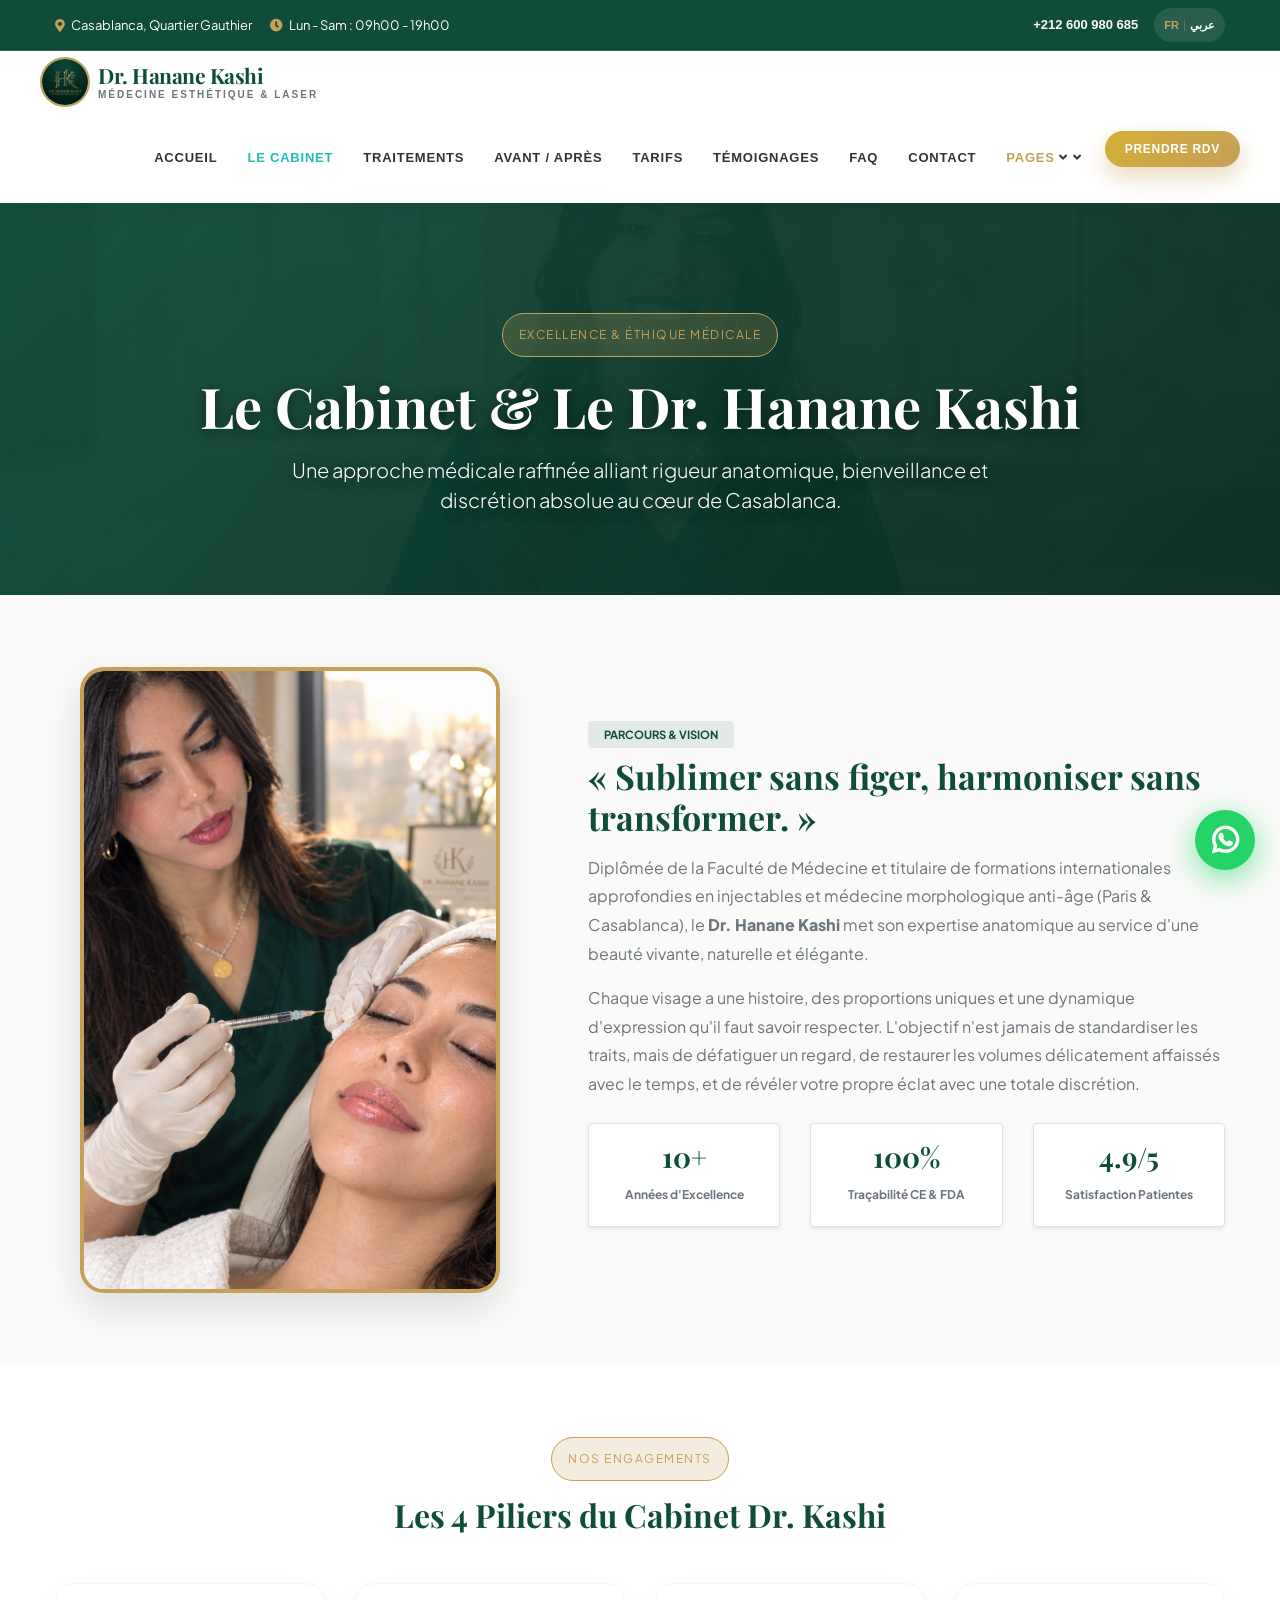
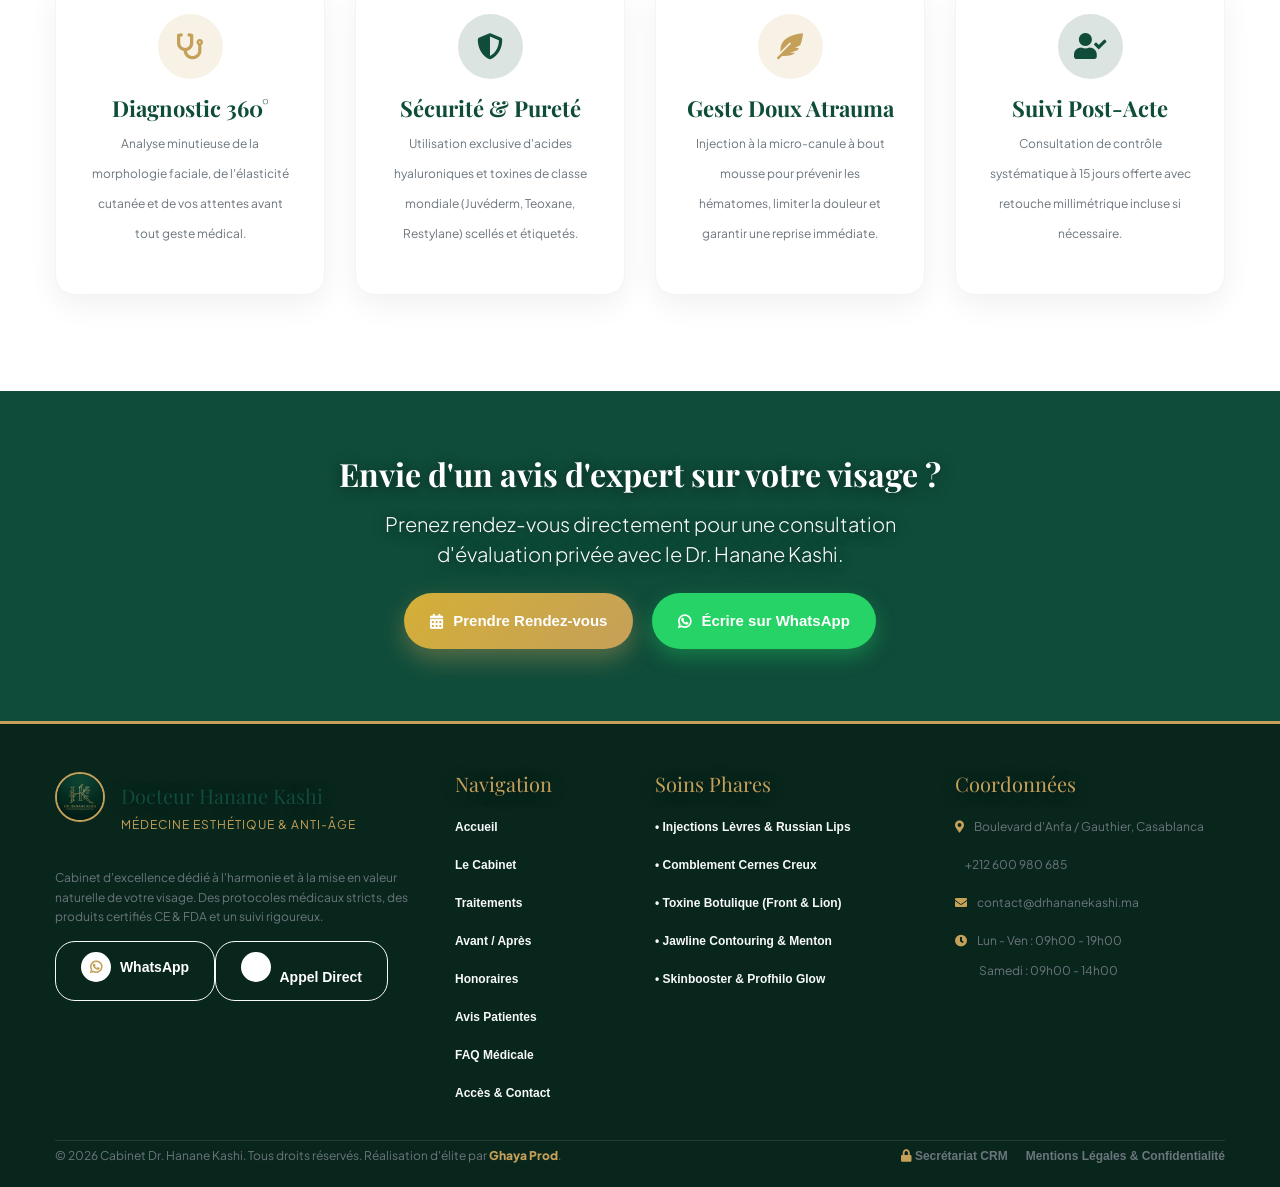
<file: a-propos.html>
<!DOCTYPE html>
<html lang="fr" dir="ltr">
<head>
    <meta charset="utf-8">
    <meta http-equiv="X-UA-Compatible" content="IE=edge">
    <meta name="viewport" content="width=device-width, initial-scale=1">
    <meta name="description" content="Docteur Hanane Kashi - Médecine Esthétique & Anti-Âge à Casablanca. Injections d'acide hyaluronique, botox, comblement des cernes, harmonisation faciale naturelle.">
    <title>Le Cabinet & Dr. Hanane Kashi | Dr. Hanane Kashi Casablanca</title>
    <link rel="shortcut icon" href="assets/img/dr-kashi-logo.jpg" type="image/x-icon">

    <!-- CSS Assets -->
    <link href="assets/css/bootstrap.min.css" rel="stylesheet" />
    <link href="assets/css/font-awesome.min.css" rel="stylesheet" />
    <link href="assets/css/themify-icons.css" rel="stylesheet" />
    <link href="assets/css/flaticon-set.css" rel="stylesheet" />
    <link href="assets/css/magnific-popup.css" rel="stylesheet" />
    <link href="assets/css/owl.carousel.min.css" rel="stylesheet" />
    <link href="assets/css/owl.theme.default.min.css" rel="stylesheet" />
    <link href="assets/css/animate.css" rel="stylesheet" />
    <link href="assets/css/bootsnav.css" rel="stylesheet" />
    <link href="style.css" rel="stylesheet">
    <link href="assets/css/responsive.css" rel="stylesheet" />

    <!-- Google Fonts -->
    <link href="https://fonts.googleapis.com/css2?family=Plus+Jakarta+Sans:wght@300;400;500;600;700;800&family=Playfair+Display:ital,wght@0,600;0,700;1,400&family=Cairo:wght@400;600;700&display=swap" rel="stylesheet">
    
    <style>
        :root {
            --primary-emerald: #0f4c3a;
            --primary-gold: #c5a059;
            --primary-accent: #1ebeb6;
            --text-dark: #1e293b;
        }
        body {
            font-family: 'Plus Jakarta Sans', sans-serif;
            color: #334155;
            background-color: #ffffff;
            overflow-x: hidden;
        }
        h1, h2, h3, h4, .font-serif {
            font-family: 'Playfair Display', serif;
        }
        .bg-emerald { background-color: var(--primary-emerald) !important; }
        .text-emerald { color: var(--primary-emerald) !important; }
        .text-gold { color: var(--primary-gold) !important; }
        
        .btn-gold {
            background: linear-gradient(135deg, #d4af37, #c5a059);
            color: #fff !important;
            border: none;
            padding: 13px 26px;
            font-weight: 700;
            border-radius: 50px;
            box-shadow: 0 10px 25px rgba(197, 160, 89, 0.4);
            transition: all 0.3s ease;
            display: inline-flex;
            align-items: center;
            gap: 10px;
            text-decoration: none;
        }
        .btn-gold:hover {
            background: linear-gradient(135deg, #c5a059, #b08d46);
            transform: translateY(-2px);
            color: #fff !important;
        }
        .btn-whatsapp {
            background: #25D366;
            color: #fff !important;
            padding: 13px 26px;
            font-weight: 700;
            border-radius: 50px;
            border: none;
            display: inline-flex;
            align-items: center;
            gap: 10px;
            box-shadow: 0 8px 20px rgba(37, 211, 102, 0.35);
            transition: all 0.3s ease;
            text-decoration: none;
        }
        .btn-whatsapp:hover {
            background: #1eb956;
            transform: translateY(-2px);
            color: #fff;
        }
        .floating-whatsapp {
            position: fixed;
            bottom: 85px;
            right: 25px;
            background: #25D366;
            color: #fff !important;
            width: 60px;
            height: 60px;
            border-radius: 50%;
            display: flex;
            align-items: center;
            justify-content: center;
            font-size: 30px;
            box-shadow: 0 8px 30px rgba(37, 211, 102, 0.6);
            z-index: 9999;
            transition: transform 0.3s ease;
            animation: pulse-green 2s infinite;
            text-decoration: none;
        }
        .floating-whatsapp:hover { transform: scale(1.1); }
        @keyframes pulse-green {
            0% { box-shadow: 0 0 0 0 rgba(37, 211, 102, 0.7); }
            70% { box-shadow: 0 0 0 16px rgba(37, 211, 102, 0); }
            100% { box-shadow: 0 0 0 0 rgba(37, 211, 102, 0); }
        }
        .sticky-mobile-bar {
            position: fixed;
            bottom: 0; left: 0;
            width: 100%;
            background: rgba(15, 76, 58, 0.98);
            backdrop-filter: blur(10px);
            padding: 10px 15px;
            display: flex;
            gap: 10px;
            z-index: 9998;
            box-shadow: 0 -4px 20px rgba(0,0,0,0.15);
        }
        .sticky-mobile-bar a {
            flex: 1;
            text-align: center;
            padding: 12px 10px;
            border-radius: 12px;
            font-weight: 700;
            font-size: 13px;
            display: flex;
            align-items: center;
            justify-content: center;
            gap: 8px;
            text-decoration: none;
        }
        .sticky-call { background: #ffffff; color: #0f4c3a !important; }
        .sticky-wa { background: #25D366; color: #ffffff !important; }
        @media (min-width: 992px) {
            .sticky-mobile-bar { display: none; }
            .floating-whatsapp { bottom: 30px; }
        }
        .page-banner h1 { color: #ffffff !important; text-shadow: 0 3px 15px rgba(0,0,0,0.5); }
        .page-banner {
            background: linear-gradient(135deg, rgba(15, 76, 58, 0.95) 0%, rgba(10, 45, 35, 0.97) 100%), url('assets/img/dr-kashi-hero-banner.jpg') center/cover no-repeat;
            padding: 110px 0 80px;
            color: #fff;
            text-align: center;
        }
        .badge-gold {
            background: rgba(197, 160, 89, 0.2);
            color: #fce7b2;
            border: 1px solid #c5a059;
            padding: 6px 16px;
            border-radius: 30px;
            font-size: 12px;
            letter-spacing: 1.5px;
            display: inline-block;
            margin-bottom: 15px;
            text-transform: uppercase;
        }
        .clinic-card {
            background: #fff;
            border-radius: 20px;
            padding: 30px;
            box-shadow: 0 10px 30px rgba(0,0,0,0.06);
            border: 1px solid #f1f5f9;
            transition: all 0.3s ease;
            height: 100%;
        }
        .clinic-card:hover {
            transform: translateY(-5px);
            box-shadow: 0 18px 40px rgba(15, 76, 58, 0.12);
            border-color: #c5a059;
        }
        
    </style>

    <!-- Open Graph / Facebook / WhatsApp Preview -->
    <meta property="og:type" content="website">
    <meta property="og:site_name" content="Cabinet Dr. Hanane Kashi">
    <meta property="og:title" content="Le Cabinet & Le Dr. Hanane Kashi | Expertise & Éthique">
    <meta property="og:description" content="Découvrez le parcours du Dr. Hanane Kashi, formée à Paris et Casablanca, ainsi que la philosophie d'excellence et les normes de sécurité du cabinet.">
    <meta property="og:image" content="assets/img/dr-kashi-hero-banner.jpg">
    <meta property="og:locale" content="fr_FR">

    <!-- Twitter Card -->
    <meta name="twitter:card" content="summary_large_image">
    <meta name="twitter:title" content="Le Cabinet & Le Dr. Hanane Kashi | Expertise & Éthique">
    <meta name="twitter:description" content="Découvrez le parcours du Dr. Hanane Kashi, formée à Paris et Casablanca, ainsi que la philosophie d'excellence et les normes de sécurité du cabinet.">
    <meta name="twitter:image" content="assets/img/dr-kashi-hero-banner.jpg">
    <meta name="theme-color" content="#0f4c3a">
    
    <!-- Schema.org MedicalBusiness JSON-LD -->
    <script type="application/ld+json">
    {
      "@context": "https://schema.org",
      "@type": "Physician",
      "name": "Docteur Hanane Kashi - Médecine Esthétique & Laser",
      "image": "assets/img/dr-kashi-desk.png",
      "url": "https://drhananekashi.ma",
      "telephone": "+212600980685",
      "priceRange": "500 - 5000 MAD",
      "address": {
        "@type": "PostalAddress",
        "streetAddress": "Angle Boulevard d'Anfa et Rue Gauthier",
        "addressLocality": "Casablanca",
        "addressRegion": "Grand Casablanca",
        "postalCode": "20000",
        "addressCountry": "MA"
      },
      "geo": {
        "@type": "GeoCoordinates",
        "latitude": 33.589886,
        "longitude": -7.632053
      },
      "openingHoursSpecification": [
        {
          "@type": "OpeningHoursSpecification",
          "dayOfWeek": ["Monday", "Tuesday", "Wednesday", "Thursday", "Friday"],
          "opens": "09:00",
          "closes": "19:00"
        },
        {
          "@type": "OpeningHoursSpecification",
          "dayOfWeek": ["Saturday"],
          "opens": "09:00",
          "closes": "14:00"
        }
      ],
      "medicalSpecialty": [
        "Dermatology",
        "PlasticSurgery"
      ]
    }
    </script>


</head>
<body>
    
    <!-- Topbar Info -->
    <div class="top-bar-area bg-emerald text-light py-2" style="font-size: 13px; border-bottom: 1px solid rgba(197, 160, 89, 0.3);">
        <div class="container">
            <div class="row align-items-center">
                <div class="col-md-7 col-12 text-center text-md-left">
                    <span class="mr-3"><i class="fas fa-map-marker-alt text-gold mr-1"></i> Casablanca, Quartier Gauthier</span>
                    <span><i class="fas fa-clock text-gold mr-1"></i> Lun - Sam : 09h00 - 19h00</span>
                </div>
                <div class="col-md-5 col-12 text-center text-md-right mt-1 mt-md-0 d-flex justify-content-center justify-content-md-end align-items-center">
                    <a href="tel:+212600980685" class="text-light mr-3 font-weight-bold"><i class="fas fa-phone-alt text-gold mr-1"></i> +212 600 980 685</a>
                    <div class="lang-switch d-inline-flex align-items-center" style="background: rgba(255,255,255,0.1); padding: 2px 10px; border-radius: 20px;">
                        <a href="index.html" style="color: #c5a059; font-weight: bold; font-size: 11px;">FR</a>
                        <span class="text-muted mx-1" style="font-size: 10px;">|</span>
                        <a href="ar.html" style="color: #fff; font-size: 11px;">عربي</a>
                    </div>
                </div>
            </div>
        </div>
    </div>

    <!-- Navigation -->
    <header id="home">
        <nav class="navbar navbar-default navbar-sticky bootsnav">
            <div class="container">
                <div class="navbar-header">
                    <button type="button" class="navbar-toggle" data-toggle="collapse" data-target="#navbar-menu">
                        <i class="fa fa-bars"></i>
                    </button>
                    <a class="navbar-brand d-flex align-items-center" href="index.html" style="padding: 6px 0;">
                        <img src="assets/img/dr-kashi-logo.jpg" alt="Logo Dr Hanane Kashi" style="height: 50px; width: 50px; border-radius: 50%; object-fit: cover; border: 2px solid #c5a059;" class="mr-2">
                        <div style="line-height: 1.2;">
                            <span class="font-serif font-weight-bold" style="font-size: 21px; color: var(--primary-emerald); letter-spacing: -0.5px;">Dr. Hanane Kashi</span>
                            <span class="d-block text-muted" style="font-size: 10px; text-transform: uppercase; letter-spacing: 2px;">Médecine Esthétique & Laser</span>
                        </div>
                    </a>
                </div>

                <div class="collapse navbar-collapse" id="navbar-menu">
                    <ul class="nav navbar-nav navbar-right" data-in="fadeInDown" data-out="fadeOutUp">
                        <li><a href="index.html">Accueil</a></li>
<li class="active"><a href="a-propos.html">Le Cabinet</a></li>
<li><a href="traitements.html">Traitements</a></li>
<li><a href="avant-apres.html">Avant / Après</a></li>
<li><a href="tarifs.html">Tarifs</a></li>
<li><a href="temoignages.html">Témoignages</a></li>
<li><a href="faq.html">FAQ</a></li>
<li><a href="contact.html">Contact</a></li>

                        
        <li class="dropdown">
            <a href="javascript:void(0)" class="dropdown-toggle" data-toggle="dropdown"><span style="color: #c5a059; font-weight: 700;">Pages</span> <i class="fa fa-angle-down"></i></a>
            <ul class="dropdown-menu">
                <li><a href="a-propos.html"><i class="fa fa-user-md mr-2" style="color: #c5a059;"></i> Le Cabinet & Dr. Kashi</a></li>
                <li><a href="traitements.html"><i class="fa fa-magic mr-2" style="color: #c5a059;"></i> Catalogue des Soins</a></li>
                <li><a href="avant-apres.html"><i class="fa fa-sliders mr-2" style="color: #c5a059;"></i> Galerie Avant / Après</a></li>
                <li><a href="tarifs.html"><i class="fa fa-tag mr-2" style="color: #c5a059;"></i> Honoraires & Forfaits</a></li>
                <li><a href="temoignages.html"><i class="fa fa-star mr-2" style="color: #c5a059;"></i> Avis Patientes</a></li>
                <li><a href="faq.html"><i class="fa fa-question-circle mr-2" style="color: #c5a059;"></i> Questions Fréquentes</a></li>
                <li><a href="contact.html"><i class="fa fa-map-marker mr-2" style="color: #c5a059;"></i> Accès & Contact</a></li>
                <li class="divider"></li>
                <li><a href="admin.html"><i class="fa fa-lock mr-2" style="color: #0f4c3a;"></i> Espace Secrétariat (CRM)</a></li>
            </ul>
        </li>
    
                        <li class="d-none d-lg-block ml-2">
                            <a href="contact.html" class="btn-gold" style="padding: 8px 20px !important; margin-top: 18px; color: #fff !important; font-size: 12px;">Prendre RDV</a>
                        </li>
                    </ul>
                </div>
            </div>
        </nav>
    </header>
    
    
    <!-- Page Banner -->
    <div class="page-banner">
        <div class="container">
            <span class="badge-gold">Excellence & Éthique Médicale</span>
            <h1 class="display-4 font-weight-bold mb-3 font-serif" style="color: #ffffff !important; text-shadow: 0 3px 15px rgba(0,0,0,0.5);">Le Cabinet & Le Dr. Hanane Kashi</h1>
            <p class="lead max-w-700 mx-auto" style="color: #cbd5e1; max-width: 700px; margin: 0 auto;">
                Une approche médicale raffinée alliant rigueur anatomique, bienveillance et discrétion absolue au cœur de Casablanca.
            </p>
        </div>
    </div>

    <!-- Doctor Presentation -->
    <div class="py-5" style="background: #fafaf9;">
        <div class="container py-4">
            <div class="row align-items-center">
                <div class="col-lg-5 mb-4 mb-lg-0 text-center">
                    <div style="border-radius: 24px; overflow: hidden; border: 4px solid #c5a059; box-shadow: 0 15px 40px rgba(0,0,0,0.12); max-width: 420px; margin: 0 auto;">
                        <img src="assets/img/dr-kashi-desk.png" alt="Docteur Hanane Kashi" class="img-fluid w-100">
                    </div>
                </div>
                <div class="col-lg-7 pl-lg-5">
                    <span class="badge px-3 py-2 text-uppercase mb-2" style="background: rgba(15,76,58,0.1); color: #0f4c3a; font-weight: 700;">Parcours & Vision</span>
                    <h2 class="font-serif font-weight-bold mb-3" style="color: #0f4c3a; font-size: 34px;">
                        « Sublimer sans figer, harmoniser sans transformer. »
                    </h2>
                    <p class="text-muted" style="line-height: 1.8; font-size: 16px;">
                        Diplômée de la Faculté de Médecine et titulaire de formations internationales approfondies en injectables et médecine morphologique anti-âge (Paris & Casablanca), le <strong>Dr. Hanane Kashi</strong> met son expertise anatomique au service d'une beauté vivante, naturelle et élégante.
                    </p>
                    <p class="text-muted" style="line-height: 1.8; font-size: 16px;">
                        Chaque visage a une histoire, des proportions uniques et une dynamique d'expression qu'il faut savoir respecter. L'objectif n'est jamais de standardiser les traits, mais de défatiguer un regard, de restaurer les volumes délicatement affaissés avec le temps, et de révéler votre propre éclat avec une totale discrétion.
                    </p>
                    <div class="row mt-4">
                        <div class="col-sm-4 text-center mb-3">
                            <div class="p-3 bg-white rounded shadow-sm border">
                                <h3 class="font-serif text-emerald font-weight-bold mb-1">10+</h3>
                                <small class="text-muted font-weight-bold">Années d'Excellence</small>
                            </div>
                        </div>
                        <div class="col-sm-4 text-center mb-3">
                            <div class="p-3 bg-white rounded shadow-sm border">
                                <h3 class="font-serif text-emerald font-weight-bold mb-1">100%</h3>
                                <small class="text-muted font-weight-bold">Traçabilité CE & FDA</small>
                            </div>
                        </div>
                        <div class="col-sm-4 text-center mb-3">
                            <div class="p-3 bg-white rounded shadow-sm border">
                                <h3 class="font-serif text-emerald font-weight-bold mb-1">4.9/5</h3>
                                <small class="text-muted font-weight-bold">Satisfaction Patientes</small>
                            </div>
                        </div>
                    </div>
                </div>
            </div>
        </div>
    </div>

    <!-- 4 Pillars of Medical Excellence -->
    <div class="py-5 bg-white">
        <div class="container py-4">
            <div class="text-center mb-5">
                <span class="badge-gold">Nos Engagements</span>
                <h2 class="font-serif font-weight-bold" style="color: #0f4c3a;">Les 4 Piliers du Cabinet Dr. Kashi</h2>
            </div>
            <div class="row">
                <div class="col-md-6 col-lg-3 mb-4">
                    <div class="clinic-card text-center">
                        <div class="mb-3" style="width: 65px; height: 65px; background: rgba(197,160,89,0.15); border-radius: 50%; display: inline-flex; align-items: center; justify-content: center;">
                            <i class="fas fa-stethoscope text-gold" style="font-size: 26px;"></i>
                        </div>
                        <h4 class="font-serif font-weight-bold mb-2">Diagnostic 360°</h4>
                        <p class="text-muted small">Analyse minutieuse de la morphologie faciale, de l'élasticité cutanée et de vos attentes avant tout geste médical.</p>
                    </div>
                </div>
                <div class="col-md-6 col-lg-3 mb-4">
                    <div class="clinic-card text-center">
                        <div class="mb-3" style="width: 65px; height: 65px; background: rgba(15,76,58,0.15); border-radius: 50%; display: inline-flex; align-items: center; justify-content: center;">
                            <i class="fas fa-shield-alt text-emerald" style="font-size: 26px;"></i>
                        </div>
                        <h4 class="font-serif font-weight-bold mb-2">Sécurité & Pureté</h4>
                        <p class="text-muted small">Utilisation exclusive d'acides hyaluroniques et toxines de classe mondiale (Juvéderm, Teoxane, Restylane) scellés et étiquetés.</p>
                    </div>
                </div>
                <div class="col-md-6 col-lg-3 mb-4">
                    <div class="clinic-card text-center">
                        <div class="mb-3" style="width: 65px; height: 65px; background: rgba(197,160,89,0.15); border-radius: 50%; display: inline-flex; align-items: center; justify-content: center;">
                            <i class="fas fa-feather-alt text-gold" style="font-size: 26px;"></i>
                        </div>
                        <h4 class="font-serif font-weight-bold mb-2">Geste Doux Atrauma</h4>
                        <p class="text-muted small">Injection à la micro-canule à bout mousse pour prévenir les hématomes, limiter la douleur et garantir une reprise immédiate.</p>
                    </div>
                </div>
                <div class="col-md-6 col-lg-3 mb-4">
                    <div class="clinic-card text-center">
                        <div class="mb-3" style="width: 65px; height: 65px; background: rgba(15,76,58,0.15); border-radius: 50%; display: inline-flex; align-items: center; justify-content: center;">
                            <i class="fas fa-user-check text-emerald" style="font-size: 26px;"></i>
                        </div>
                        <h4 class="font-serif font-weight-bold mb-2">Suivi Post-Acte</h4>
                        <p class="text-muted small">Consultation de contrôle systématique à 15 jours offerte avec retouche millimétrique incluse si nécessaire.</p>
                    </div>
                </div>
            </div>
        </div>
    </div>

    <!-- CTA Box -->
    <div class="py-5 bg-emerald text-white text-center">
        <div class="container py-3">
            <h2 class="font-serif font-weight-bold mb-3" style="color: #ffffff !important; text-shadow: 0 2px 10px rgba(0,0,0,0.4);">Envie d'un avis d'expert sur votre visage ?</h2>
            <p class="lead mb-4 text-light max-w-600 mx-auto" style="max-width: 600px; margin: 0 auto;">
                Prenez rendez-vous directement pour une consultation d'évaluation privée avec le Dr. Hanane Kashi.
            </p>
            <a href="contact.html" class="btn-gold mr-3 mb-2"><i class="fas fa-calendar-alt"></i> Prendre Rendez-vous</a>
            <a href="https://wa.me/212600980685?text=Bonjour%20Dr.%20Hanane%20Kashi,%20je%20souhaite%20des%20renseignements%20sur%20le%20cabinet." target="_blank" class="btn-whatsapp mb-2"><i class="fab fa-whatsapp"></i> Écrire sur WhatsApp</a>
        </div>
    </div>

    
    <!-- Footer -->
    <footer class="bg-dark text-light pt-5 pb-3" style="background: #09261d !important; border-top: 3px solid #c5a059;">
        <div class="container">
            <div class="row">
                <div class="col-lg-4 col-md-6 mb-4">
                    <div class="d-flex align-items-center mb-3">
                        <img src="assets/img/dr-kashi-logo.jpg" alt="Dr Kashi" style="height: 50px; width: 50px; border-radius: 50%; border: 2px solid #c5a059;" class="mr-3">
                        <div>
                            <h4 class="font-serif text-white mb-0" style="font-size: 20px;">Docteur Hanane Kashi</h4>
                            <small class="text-gold text-uppercase" style="letter-spacing: 1px;">Médecine Esthétique & Anti-Âge</small>
                        </div>
                    </div>
                    <p class="text-muted small" style="line-height: 1.6;">
                        Cabinet d'excellence dédié à l'harmonie et à la mise en valeur naturelle de votre visage. Des protocoles médicaux stricts, des produits certifiés CE & FDA et un suivi rigoureux.
                    </p>
                    <div class="d-flex gap-2">
                        <a href="https://wa.me/212600980685" target="_blank" class="btn btn-sm btn-outline-light" style="border-radius: 20px;"><i class="fab fa-whatsapp text-gold"></i> WhatsApp</a>
                        <a href="tel:+212600980685" class="btn btn-sm btn-outline-light" style="border-radius: 20px;"><i class="fas fa-phone-alt text-gold"></i> Appel Direct</a>
                    </div>
                </div>

                <div class="col-lg-2 col-md-6 mb-4">
                    <h5 class="text-gold font-serif mb-3">Navigation</h5>
                    <ul class="list-unstyled small text-muted">
                        <li class="mb-2"><a href="index.html" class="text-light text-decoration-none">Accueil</a></li>
                        <li class="mb-2"><a href="a-propos.html" class="text-light text-decoration-none">Le Cabinet</a></li>
                        <li class="mb-2"><a href="traitements.html" class="text-light text-decoration-none">Traitements</a></li>
                        <li class="mb-2"><a href="avant-apres.html" class="text-light text-decoration-none">Avant / Après</a></li>
                        <li class="mb-2"><a href="tarifs.html" class="text-light text-decoration-none">Honoraires</a></li>
                        <li class="mb-2"><a href="temoignages.html" class="text-light text-decoration-none">Avis Patientes</a></li>
                        <li class="mb-2"><a href="faq.html" class="text-light text-decoration-none">FAQ Médicale</a></li>
                        <li class="mb-2"><a href="contact.html" class="text-light text-decoration-none">Accès & Contact</a></li>
                    </ul>
                </div>

                <div class="col-lg-3 col-md-6 mb-4">
                    <h5 class="text-gold font-serif mb-3">Soins Phares</h5>
                    <ul class="list-unstyled small text-muted">
                        <li class="mb-2"><a href="traitements.html#levres" class="text-light text-decoration-none">• Injections Lèvres & Russian Lips</a></li>
                        <li class="mb-2"><a href="traitements.html#cernes" class="text-light text-decoration-none">• Comblement Cernes Creux</a></li>
                        <li class="mb-2"><a href="traitements.html#botox" class="text-light text-decoration-none">• Toxine Botulique (Front & Lion)</a></li>
                        <li class="mb-2"><a href="traitements.html#jawline" class="text-light text-decoration-none">• Jawline Contouring & Menton</a></li>
                        <li class="mb-2"><a href="traitements.html#profhilo" class="text-light text-decoration-none">• Skinbooster & Profhilo Glow</a></li>
                    </ul>
                </div>

                <div class="col-lg-3 col-md-6 mb-4">
                    <h5 class="text-gold font-serif mb-3">Coordonnées</h5>
                    <ul class="list-unstyled small text-muted">
                        <li class="mb-2"><i class="fas fa-map-marker-alt text-gold mr-2"></i> Boulevard d'Anfa / Gauthier, Casablanca</li>
                        <li class="mb-2"><i class="fas fa-phone-alt text-gold mr-2"></i> +212 600 980 685</li>
                        <li class="mb-2"><i class="fas fa-envelope text-gold mr-2"></i> contact@drhananekashi.ma</li>
                        <li class="mb-2"><i class="fas fa-clock text-gold mr-2"></i> Lun - Ven : 09h00 - 19h00<br><span class="ml-4">Samedi : 09h00 - 14h00</span></li>
                    </ul>
                </div>
            </div>

            <hr style="border-color: rgba(255,255,255,0.1);">
            <div class="row align-items-center small text-muted">
                <div class="col-md-6 text-center text-md-left">
                    &copy; 2026 Cabinet Dr. Hanane Kashi. Tous droits réservés. Réalisation d'élite par <strong class="text-gold">Ghaya Prod</strong>.
                </div>
                <div class="col-md-6 text-center text-md-right mt-2 mt-md-0">
                    <a href="admin.html" class="text-muted mr-3"><i class="fas fa-lock text-gold"></i> Secrétariat CRM</a>
                    <a href="contact.html" class="text-muted">Mentions Légales & Confidentialité</a>
                </div>
            </div>
        </div>
    </footer>

    <!-- Floating WhatsApp -->
    <a href="https://wa.me/212600980685?text=Bonjour%20Dr.%20Hanane%20Kashi,%20je%20souhaite%20r%C3%A9server%20une%20consultation." target="_blank" class="floating-whatsapp" title="Contacter sur WhatsApp">
        <i class="fab fa-whatsapp"></i>
    </a>

    <!-- Sticky Mobile Bar -->
    <div class="sticky-mobile-bar">
        <a href="tel:+212600980685" class="sticky-call">
            <i class="fas fa-phone-alt"></i> Appeler le Cabinet
        </a>
        <a href="https://wa.me/212600980685?text=Bonjour%20Dr.%20Hanane%20Kashi,%20je%20souhaite%20r%C3%A9server%20une%20consultation." target="_blank" class="sticky-wa">
            <i class="fab fa-whatsapp"></i> WhatsApp Direct
        </a>
    </div>

    <!-- Scripts -->
    <script src="assets/js/jquery-1.12.4.min.js"></script>
    <script src="assets/js/bootstrap.min.js"></script>
    <script src="assets/js/equal-height.min.js"></script>
    <script src="assets/js/jquery.appear.js"></script>
    <script src="assets/js/jquery.easing.min.js"></script>
    <script src="assets/js/jquery.magnific-popup.min.js"></script>
    <script src="assets/js/modernizr.custom.13711.js"></script>
    <script src="assets/js/owl.carousel.min.js"></script>
    <script src="assets/js/wow.min.js"></script>
    <script src="assets/js/progress-bar.min.js"></script>
    <script src="assets/js/isotope.pkgd.min.js"></script>
    <script src="assets/js/imagesloaded.pkgd.min.js"></script>
    <script src="assets/js/count-to.js"></script>
    <script src="assets/js/YTPlayer.min.js"></script>
    <script src="assets/js/bootsnav.js"></script>
    <script src="assets/js/main.js"></script>

    <script>
    // Lead Storage Helper
    function recordPatientInCRM(name, phone, treatment, date, source, note) {
        try {
            var list = [];
            var stored = localStorage.getItem('dr_kashi_patients');
            if (stored) {
                list = JSON.parse(stored);
            }
            var newLead = {
                id: Date.now().toString(),
                name: name || 'Patiente Web',
                phone: phone || '',
                treatment: treatment || 'Consultation Globale',
                date: date || new Date().toISOString().slice(0, 10),
                status: 'Nouveau',
                source: source || 'Site Web',
                note: note || ('Demande reçue via ' + (source || 'Site Web'))
            };
            list.unshift(newLead);
            localStorage.setItem('dr_kashi_patients', JSON.stringify(list));
        } catch(e) {
            console.error("Erreur enregistrement CRM :", e);
        }
    }
    </script>
    
</body>
</html>
</file>
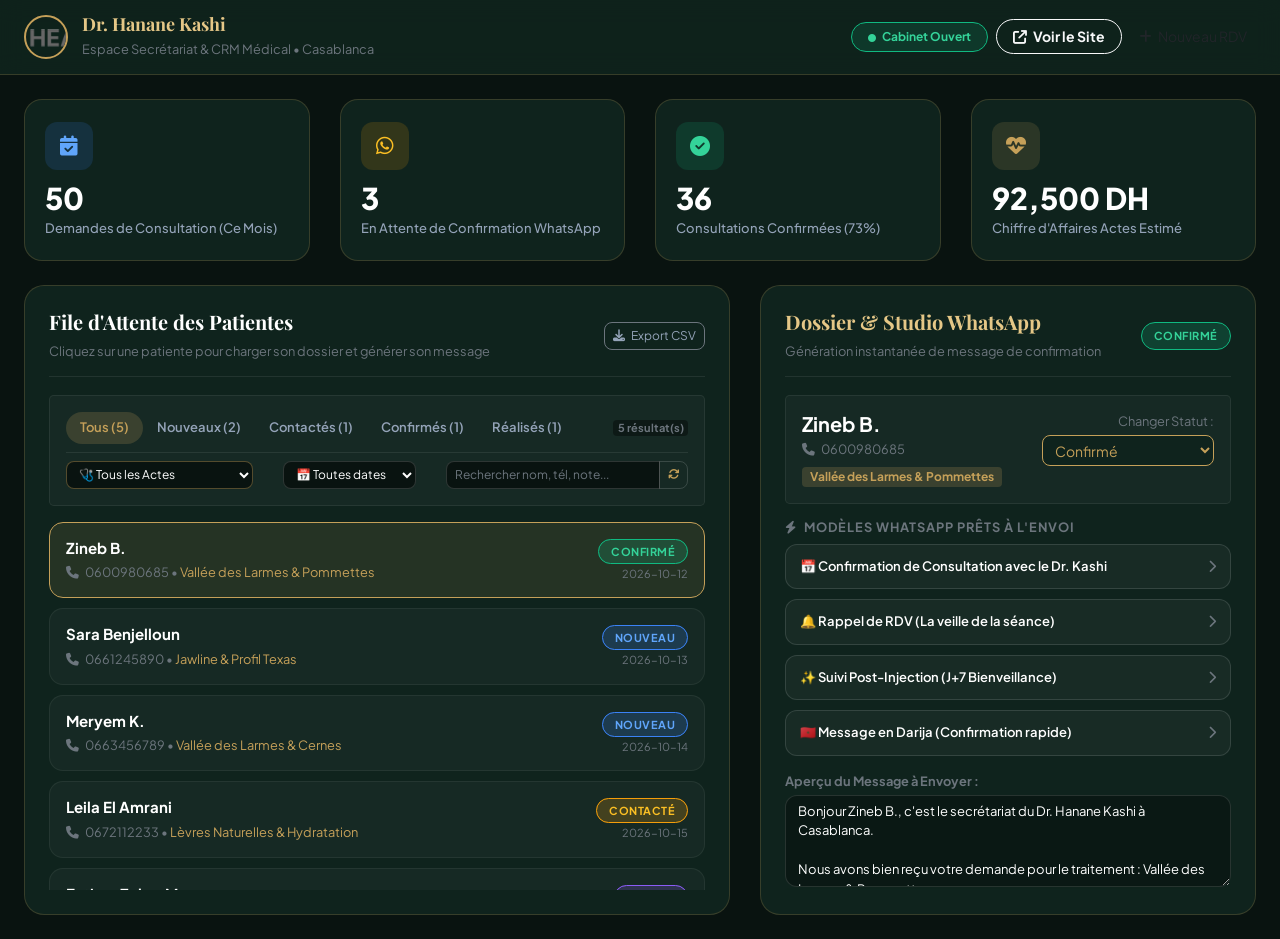
<file: admin.html>
<!DOCTYPE html>
<html lang="fr">
<head>
    <meta charset="utf-8">
    <meta name="viewport" content="width=device-width, initial-scale=1">
    <title>CRM Médical & Secrétariat | Dr. Hanane Kashi</title>
    <link rel="shortcut icon" href="assets/img/dr-kashi-logo.jpg" type="image/x-icon">

    <!-- CSS -->
    <link href="assets/css/bootstrap.min.css" rel="stylesheet" />
    <link href="assets/css/font-awesome.min.css" rel="stylesheet" />
    <link rel="stylesheet" href="https://cdnjs.cloudflare.com/ajax/libs/font-awesome/6.5.1/css/all.min.css">
    <link href="https://fonts.googleapis.com/css2?family=Plus+Jakarta+Sans:wght@300;400;500;600;700;800&family=Playfair+Display:ital,wght@0,600;0,700;1,400&family=Cairo:wght@400;600;700&display=swap" rel="stylesheet">

    <style>
        :root {
            --bg-dark: #091310;
            --card-dark: #0f231d;
            --card-border: rgba(197, 160, 89, 0.22);
            --emerald: #0f4c3a;
            --emerald-light: #166534;
            --gold: #c5a059;
            --gold-light: #e5c787;
            --text-main: #f1f5f9;
            --text-muted: #94a3b8;
        }

        body {
            background-color: var(--bg-dark);
            color: var(--text-main);
            font-family: 'Plus Jakarta Sans', sans-serif;
            min-height: 100vh;
            margin: 0;
            padding: 0;
        }

        .font-serif {
            font-family: 'Playfair Display', serif;
        }

        /* Top Navigation */
        .admin-nav {
            background: rgba(15, 35, 29, 0.95);
            backdrop-filter: blur(12px);
            border-bottom: 1px solid var(--card-border);
            padding: 14px 24px;
            display: flex;
            align-items: center;
            justify-content: space-between;
            position: sticky;
            top: 0;
            z-index: 1000;
        }

        .admin-brand {
            display: flex;
            align-items: center;
            gap: 14px;
            text-decoration: none;
            color: #fff;
        }

        .admin-brand img {
            width: 44px;
            height: 44px;
            border-radius: 50%;
            border: 2px solid var(--gold);
            object-fit: cover;
        }

        /* KPI Cards */
        .kpi-card {
            background: var(--card-dark);
            border: 1px solid var(--card-border);
            border-radius: 18px;
            padding: 22px 20px;
            transition: all 0.25s ease;
            position: relative;
            overflow: hidden;
        }

        .kpi-card:hover {
            transform: translateY(-3px);
            border-color: var(--gold);
            box-shadow: 0 12px 30px rgba(0,0,0,0.3);
        }

        .kpi-icon {
            width: 48px;
            height: 48px;
            border-radius: 12px;
            display: flex;
            align-items: center;
            justify-content: center;
            font-size: 20px;
            margin-bottom: 12px;
        }

        .kpi-val {
            font-size: 30px;
            font-weight: 800;
            color: #fff;
            line-height: 1.1;
        }

        .kpi-label {
            font-size: 13px;
            color: var(--text-muted);
            margin-top: 4px;
            font-weight: 500;
        }

        /* Split Screen Workspace */
        .crm-container {
            padding: 24px;
            max-width: 1540px;
            margin: 0 auto;
        }

        .panel-box {
            background: var(--card-dark);
            border: 1px solid var(--card-border);
            border-radius: 20px;
            padding: 24px;
            height: calc(100vh - 270px);
            min-height: 600px;
            display: flex;
            flex-direction: column;
        }

        .panel-header {
            display: flex;
            align-items: center;
            justify-content: space-between;
            margin-bottom: 18px;
            padding-bottom: 14px;
            border-bottom: 1px solid rgba(255,255,255,0.08);
        }

        /* Patient List Table */
        .patient-table-wrap {
            overflow-y: auto;
            flex: 1;
        }

        .patient-row {
            background: rgba(255, 255, 255, 0.03);
            border: 1px solid rgba(255, 255, 255, 0.06);
            border-radius: 14px;
            padding: 14px 16px;
            margin-bottom: 10px;
            cursor: pointer;
            transition: all 0.2s ease;
            display: flex;
            align-items: center;
            justify-content: space-between;
        }

        .patient-row:hover, .patient-row.selected {
            background: rgba(197, 160, 89, 0.12);
            border-color: var(--gold);
        }

        .patient-badge {
            font-size: 11px;
            font-weight: 700;
            padding: 5px 12px;
            border-radius: 20px;
            text-transform: uppercase;
            letter-spacing: 0.5px;
        }

        .badge-new { background: rgba(59, 130, 246, 0.2); color: #60a5fa; border: 1px solid #3b82f6; }
        .badge-contacted { background: rgba(245, 158, 11, 0.2); color: #fbbf24; border: 1px solid #f59e0b; }
        .badge-confirmed { background: rgba(16, 185, 129, 0.2); color: #34d399; border: 1px solid #10b981; }
        .badge-done { background: rgba(139, 92, 246, 0.2); color: #a78bfa; border: 1px solid #8b5cf6; }
        .badge-cancelled { background: rgba(239, 68, 68, 0.2); color: #f87171; border: 1px solid #ef4444; }

        /* Patient Drawer & WhatsApp Generator */
        .patient-detail-box {
            overflow-y: auto;
            flex: 1;
        }

        .template-btn {
            background: rgba(255,255,255,0.04);
            border: 1px solid rgba(255,255,255,0.12);
            color: #fff;
            padding: 12px 14px;
            border-radius: 12px;
            font-size: 13px;
            font-weight: 600;
            text-align: left;
            width: 100%;
            margin-bottom: 10px;
            transition: all 0.2s ease;
            display: flex;
            align-items: center;
            justify-content: space-between;
        }

        .template-btn:hover {
            background: rgba(37, 211, 102, 0.18);
            border-color: #25D366;
            color: #fff;
        }

        .btn-wa-direct {
            background: #25D366;
            color: #fff !important;
            font-weight: 700;
            border-radius: 12px;
            padding: 14px 20px;
            display: inline-flex;
            align-items: center;
            justify-content: center;
            gap: 10px;
            width: 100%;
            text-decoration: none;
            transition: all 0.2s ease;
            border: none;
            font-size: 15px;
            box-shadow: 0 8px 25px rgba(37, 211, 102, 0.3);
        }

        .btn-wa-direct:hover {
            background: #20ba5a;
            transform: translateY(-2px);
            color: #fff;
        }

        /* Filter Tabs */
        .filter-tab {
            background: transparent;
            border: none;
            color: var(--text-muted);
            font-size: 13px;
            font-weight: 600;
            padding: 6px 14px;
            border-radius: 20px;
            cursor: pointer;
            transition: all 0.2s ease;
        }

        .filter-tab.active, .filter-tab:hover {
            background: rgba(197, 160, 89, 0.2);
            color: var(--gold);
        }

        /* Custom Scrollbar */
        ::-webkit-scrollbar { width: 6px; }
        ::-webkit-scrollbar-track { background: transparent; }
        ::-webkit-scrollbar-thumb { background: rgba(255,255,255,0.15); border-radius: 3px; }
        ::-webkit-scrollbar-thumb:hover { background: var(--gold); }
    </style>
</head>

<body>

    <!-- Top Navigation -->
    <header class="admin-nav">
        <a href="index.html" class="admin-brand">
            <img src="assets/img/logo.png" alt="Logo">
            <div>
                <h6 class="mb-0 font-serif font-weight-bold" style="color: var(--gold-light); font-size: 18px;">Dr. Hanane Kashi</h6>
                <small class="text-muted">Espace Secrétariat & CRM Médical • Casablanca</small>
            </div>
        </a>

        <div class="d-flex align-items-center gap-3">
            <span class="badge px-3 py-2" style="background: rgba(16, 185, 129, 0.15); color: #34d399; border: 1px solid #10b981; border-radius: 20px;">
                <i class="fa fa-circle mr-1" style="font-size: 8px;"></i> Cabinet Ouvert
            </span>
            <a href="index.html" class="btn btn-outline-light btn-sm font-weight-bold ml-2" style="border-radius: 20px; padding: 6px 16px;">
                <i class="fa fa-external-link mr-1"></i> Voir le Site
            </a>
            <button class="btn btn-sm btn-gold ml-2" onclick="openNewPatientModal()" style="border-radius: 20px;">
                <i class="fa fa-plus mr-1"></i> Nouveau RDV
            </button>
        </div>
    </header>

    <div class="crm-container">
        <!-- KPI Row -->
        <div class="row mb-4">
            <div class="col-lg-3 col-md-6 mb-3 mb-lg-0">
                <div class="kpi-card">
                    <div class="kpi-icon" style="background: rgba(59, 130, 246, 0.15); color: #60a5fa;">
                        <i class="fas fa-calendar-check"></i>
                    </div>
                    <div class="kpi-val" id="kpi-total">52</div>
                    <div class="kpi-label">Demandes de Consultation (Ce Mois)</div>
                </div>
            </div>

            <div class="col-lg-3 col-md-6 mb-3 mb-lg-0">
                <div class="kpi-card">
                    <div class="kpi-icon" style="background: rgba(245, 158, 11, 0.15); color: #fbbf24;">
                        <i class="fab fa-whatsapp"></i>
                    </div>
                    <div class="kpi-val" id="kpi-pending">8</div>
                    <div class="kpi-label">En Attente de Confirmation WhatsApp</div>
                </div>
            </div>

            <div class="col-lg-3 col-md-6 mb-3 mb-lg-0">
                <div class="kpi-card">
                    <div class="kpi-icon" style="background: rgba(16, 185, 129, 0.15); color: #34d399;">
                        <i class="fas fa-check-circle"></i>
                    </div>
                    <div class="kpi-val" id="kpi-confirmed">38</div>
                    <div class="kpi-label">Consultations Confirmées (73%)</div>
                </div>
            </div>

            <div class="col-lg-3 col-md-6">
                <div class="kpi-card">
                    <div class="kpi-icon" style="background: rgba(197, 160, 89, 0.15); color: var(--gold);">
                        <i class="fas fa-heartbeat"></i>
                    </div>
                    <div class="kpi-val" id="kpi-revenue">94 500 DH</div>
                    <div class="kpi-label">Chiffre d'Affaires Actes Estimé</div>
                </div>
            </div>
        </div>

        <!-- Main Workspace (Split-Screen) -->
        <div class="row">
            <!-- Left Column: Patient Queue -->
            <div class="col-lg-7 mb-4 mb-lg-0">
                <div class="panel-box">
                    <div class="panel-header">
                        <div>
                            <h5 class="font-serif font-weight-bold mb-1 text-white">File d'Attente des Patientes</h5>
                            <small class="text-muted">Cliquez sur une patiente pour charger son dossier et générer son message</small>
                        </div>
                        <button class="btn btn-sm btn-outline-secondary" onclick="exportToCsv()" style="border-radius: 8px; color: var(--text-muted); font-size: 12px;">
                            <i class="fa fa-download mr-1"></i> Export CSV
                        </button>
                    </div>

                    <!-- Multi-factor Filter Bar & Search -->
                    <div class="p-3 mb-3 rounded-lg" style="background: rgba(255,255,255,0.03); border: 1px solid rgba(255,255,255,0.07);">
                        <!-- Status Tabs -->
                        <div class="d-flex flex-wrap align-items-center justify-content-between mb-2 pb-2 border-bottom border-secondary" style="border-color: rgba(255,255,255,0.08) !important;">
                            <div class="d-flex flex-wrap gap-1" id="filterTabs">
                                <button class="filter-tab active" onclick="setFilter('all')">Tous (<span id="count-all">0</span>)</button>
                                <button class="filter-tab" onclick="setFilter('Nouveau')">Nouveaux (<span id="count-new">0</span>)</button>
                                <button class="filter-tab" onclick="setFilter('Contacté')">Contactés (<span id="count-contacted">0</span>)</button>
                                <button class="filter-tab" onclick="setFilter('Confirmé')">Confirmés (<span id="count-confirmed">0</span>)</button>
                                <button class="filter-tab" onclick="setFilter('Réalisé')">Réalisés (<span id="count-done">0</span>)</button>
                            </div>
                            <span class="badge badge-dark text-muted" id="filterResultsCount" style="background: rgba(0,0,0,0.4); font-size: 11px;">0 résultat(s)</span>
                        </div>

                        <!-- Dropdowns: Treatment, Date, Source + Live Search -->
                        <div class="row align-items-center">
                            <div class="col-md-4 mb-2 mb-md-0">
                                <select id="filterTreatment" onchange="renderPatients()" class="form-control form-control-sm" style="background: #091310; color: #fff; border: 1px solid rgba(197, 160, 89, 0.4); border-radius: 8px; font-size: 12px;">
                                    <option value="all">🩺 Tous les Actes</option>
                                    <option value="Vallée des Larmes">Vallée des Larmes</option>
                                    <option value="Pommettes">Pommettes</option>
                                    <option value="Jawline">Jawline Texas</option>
                                    <option value="Lèvres">Lèvres Naturelles</option>
                                    <option value="Botox">Botox & Rides</option>
                                    <option value="Skinbooster">Skinbooster</option>
                                </select>
                            </div>
                            <div class="col-md-3 mb-2 mb-md-0">
                                <select id="filterDateRange" onchange="renderPatients()" class="form-control form-control-sm" style="background: #091310; color: #fff; border: 1px solid rgba(255,255,255,0.15); border-radius: 8px; font-size: 12px;">
                                    <option value="all">📅 Toutes dates</option>
                                    <option value="today">Aujourd'hui</option>
                                    <option value="week">7 prochains jours</option>
                                    <option value="month">Ce mois</option>
                                </select>
                            </div>
                            <div class="col-md-5">
                                <div class="input-group input-group-sm">
                                    <input type="text" id="searchInput" oninput="renderPatients()" placeholder="Rechercher nom, tél, note..." class="form-control" style="background: #091310; border: 1px solid rgba(255,255,255,0.15); color: #fff; border-radius: 8px 0 0 8px; font-size: 12px;">
                                    <div class="input-group-append">
                                        <button class="btn btn-outline-secondary" onclick="resetFilters()" title="Réinitialiser" style="border-radius: 0 8px 8px 0; border-color: rgba(255,255,255,0.15); color: var(--gold); font-size: 11px;">
                                            <i class="fa fa-refresh"></i>
                                        </button>
                                    </div>
                                </div>
                            </div>
                        </div>
                    </div>

                    <!-- Scrollable Patient Rows -->
                    <div class="patient-table-wrap" id="patientListContainer">
                        <!-- Rendered by JS -->
                    </div>
                </div>
            </div>

            <!-- Right Column: Patient Detail & 1-Click WhatsApp Studio -->
            <div class="col-lg-5">
                <div class="panel-box" id="detailPanel">
                    <div class="panel-header">
                        <div>
                            <h5 class="font-serif font-weight-bold mb-1" style="color: var(--gold-light);">Dossier & Studio WhatsApp</h5>
                            <small class="text-muted">Génération instantanée de message de confirmation</small>
                        </div>
                        <span id="detailStatusBadge" class="patient-badge badge-new">Nouveau</span>
                    </div>

                    <div class="patient-detail-box" id="patientDetailContent">
                        <!-- Patient Info Header -->
                        <div class="p-3 mb-3 rounded-lg" style="background: rgba(255,255,255,0.03); border: 1px solid rgba(255,255,255,0.07);">
                            <div class="d-flex justify-content-between align-items-start">
                                <div>
                                    <h5 class="font-weight-bold mb-1 text-white" id="detailName">Sélectionnez une patiente</h5>
                                    <p class="mb-1 text-muted small" id="detailPhone"><i class="fa fa-phone mr-1"></i> --</p>
                                    <span class="badge px-2 py-1 font-weight-bold" style="background: rgba(197, 160, 89, 0.2); color: var(--gold);" id="detailTreatment">--</span>
                                </div>
                                <div class="text-right">
                                    <label class="small text-muted d-block mb-1">Changer Statut :</label>
                                    <select id="detailStatusSelect" onchange="updatePatientStatus(this.value)" class="form-control form-control-sm" style="background: #0f231d; color: var(--gold); border: 1px solid var(--gold); border-radius: 8px;">
                                        <option value="Nouveau">Nouveau</option>
                                        <option value="Contacté">Contacté WhatsApp</option>
                                        <option value="Confirmé">Confirmé</option>
                                        <option value="Réalisé">Séance Réalisée</option>
                                        <option value="Annulé">Annulé</option>
                                    </select>
                                </div>
                            </div>
                        </div>

                        <!-- 1-Click Message Templates -->
                        <h6 class="small font-weight-bold text-uppercase text-muted mb-2" style="letter-spacing: 1px;">
                            <i class="fa fa-bolt text-gold mr-1"></i> Modèles WhatsApp Prêts à l'Envoi
                        </h6>

                        <!-- Template 1: Confirmation RDV -->
                        <button class="template-btn" onclick="applyTemplate('confirm')">
                            <span>📅 Confirmation de Consultation avec le Dr. Kashi</span>
                            <i class="fa fa-chevron-right text-muted"></i>
                        </button>

                        <!-- Template 2: Rappel Veille -->
                        <button class="template-btn" onclick="applyTemplate('reminder')">
                            <span>🔔 Rappel de RDV (La veille de la séance)</span>
                            <i class="fa fa-chevron-right text-muted"></i>
                        </button>

                        <!-- Template 3: Suivi Post-Traitement J+7 -->
                        <button class="template-btn" onclick="applyTemplate('followup')">
                            <span>✨ Suivi Post-Injection (J+7 Bienveillance)</span>
                            <i class="fa fa-chevron-right text-muted"></i>
                        </button>

                        <!-- Template 4: Darija Pro -->
                        <button class="template-btn" onclick="applyTemplate('darija')">
                            <span>🇲🇦 Message en Darija (Confirmation rapide)</span>
                            <i class="fa fa-chevron-right text-muted"></i>
                        </button>

                        <!-- Live Message Preview Box -->
                        <div class="mt-3">
                            <label class="small text-muted font-weight-bold d-block mb-1">Aperçu du Message à Envoyer :</label>
                            <textarea id="messagePreview" rows="4" class="form-control" style="background: rgba(0,0,0,0.3); border: 1px solid rgba(255,255,255,0.12); color: #fff; font-size: 13px; border-radius: 12px;"></textarea>
                        </div>

                        <!-- Direct WhatsApp Launch Button -->
                        <div class="mt-3">
                            <button id="sendWaBtn" onclick="launchWhatsApp()" class="btn-wa-direct">
                                <i class="fab fa-whatsapp fa-lg"></i> Ouvrir WhatsApp & Envoyer le Message
                            </button>
                        </div>
                    </div>
                </div>
            </div>
        </div>
    </div>

    <!-- Modal: Nouveau Patient Manuel -->
    <div class="modal fade" id="newPatientModal" tabindex="-1">
        <div class="modal-dialog">
            <div class="modal-content" style="background: var(--card-dark); border: 1px solid var(--gold); border-radius: 16px; color: #fff;">
                <div class="modal-header border-bottom-0">
                    <h5 class="modal-title font-serif text-gold">Ajouter une Consultation Manuelle</h5>
                    <button type="button" class="close text-white" data-dismiss="modal">&times;</button>
                </div>
                <div class="modal-body">
                    <form id="newPatientForm" onsubmit="saveNewPatient(event)">
                        <div class="form-group">
                            <label class="small text-muted">Nom & Prénom de la Patiente</label>
                            <input type="text" id="m_name" class="form-control" required style="background: rgba(255,255,255,0.06); border: 1px solid rgba(255,255,255,0.1); color: #fff;">
                        </div>
                        <div class="form-group">
                            <label class="small text-muted">Téléphone WhatsApp</label>
                            <input type="tel" id="m_phone" class="form-control" placeholder="06XXXXXXXX" required style="background: rgba(255,255,255,0.06); border: 1px solid rgba(255,255,255,0.1); color: #fff;">
                        </div>
                        <div class="form-group">
                            <label class="small text-muted">Traitement Ciblé</label>
                            <select id="m_treatment" class="form-control" style="background: #091310; border: 1px solid rgba(255,255,255,0.1); color: #fff;">
                                <option value="Vallée des Larmes & Cernes">Vallée des Larmes & Cernes</option>
                                <option value="Pommettes & Restauration Volume">Pommettes & Restauration Volume</option>
                                <option value="Jawline & Profil Texas">Jawline & Profil Texas</option>
                                <option value="Lèvres Naturelles">Lèvres Naturelles</option>
                                <option value="Botox & Rides d'Expression">Botox & Rides d'Expression</option>
                                <option value="Skinbooster & Éclat">Skinbooster & Éclat</option>
                                <option value="Consultation Globale">Consultation Globale</option>
                            </select>
                        </div>
                        <div class="form-group">
                            <label class="small text-muted">Date Préférée</label>
                            <input type="date" id="m_date" class="form-control" style="background: rgba(255,255,255,0.06); border: 1px solid rgba(255,255,255,0.1); color: #fff;">
                        </div>
                        <button type="submit" class="btn btn-gold btn-block font-weight-bold mt-4" style="border-radius: 10px;">
                            Enregistrer dans le CRM
                        </button>
                    </form>
                </div>
            </div>
        </div>
    </div>

    <!-- Scripts -->
    <script src="assets/js/jquery-1.12.4.min.js">
        function exportToCSV() {
            if (!patients || patients.length === 0) {
                alert("Aucune donnée de patiente à exporter.");
                return;
            }
            let csv = "\uFEFF"; // UTF-8 BOM for Excel
            csv += "ID;Nom;Telephone;Traitement;Date;Statut;Source;Remarque\n";
            patients.forEach(p => {
                const row = [
                    p.id || '',
                    (p.name || '').replace(/;/g, ' '),
                    (p.phone || '').replace(/;/g, ' '),
                    (p.treatment || '').replace(/;/g, ' '),
                    p.date || '',
                    p.status || '',
                    p.source || 'Site Web',
                    (p.note || '').replace(/;/g, ' ').replace(/\n/g, ' ')
                ];
                csv += row.join(';') + "\n";
            });
            const blob = new Blob([csv], { type: 'text/csv;charset=utf-8;' });
            const url = URL.createObjectURL(blob);
            const a = document.createElement('a');
            a.href = url;
            a.download = "patientes_dr_hanane_kashi_" + new Date().toISOString().slice(0, 10) + ".csv";
            document.body.appendChild(a);
            a.click();
            document.body.removeChild(a);
        }

        function clearAllDataPrompt() {
            if (confirm("Attention : Voulez-vous vraiment réinitialiser la base locale et recharger les données de démonstration ?")) {
                localStorage.removeItem('dr_kashi_patients');
                loadPatients();
            }
        }
        
</script>
    <script src="assets/js/bootstrap.min.js">
        function exportToCSV() {
            if (!patients || patients.length === 0) {
                alert("Aucune donnée de patiente à exporter.");
                return;
            }
            let csv = "\uFEFF"; // UTF-8 BOM for Excel
            csv += "ID;Nom;Telephone;Traitement;Date;Statut;Source;Remarque\n";
            patients.forEach(p => {
                const row = [
                    p.id || '',
                    (p.name || '').replace(/;/g, ' '),
                    (p.phone || '').replace(/;/g, ' '),
                    (p.treatment || '').replace(/;/g, ' '),
                    p.date || '',
                    p.status || '',
                    p.source || 'Site Web',
                    (p.note || '').replace(/;/g, ' ').replace(/\n/g, ' ')
                ];
                csv += row.join(';') + "\n";
            });
            const blob = new Blob([csv], { type: 'text/csv;charset=utf-8;' });
            const url = URL.createObjectURL(blob);
            const a = document.createElement('a');
            a.href = url;
            a.download = "patientes_dr_hanane_kashi_" + new Date().toISOString().slice(0, 10) + ".csv";
            document.body.appendChild(a);
            a.click();
            document.body.removeChild(a);
        }

        function clearAllDataPrompt() {
            if (confirm("Attention : Voulez-vous vraiment réinitialiser la base locale et recharger les données de démonstration ?")) {
                localStorage.removeItem('dr_kashi_patients');
                loadPatients();
            }
        }
        
</script>

    <script>
        // Sample Initial Data if empty
        const INITIAL_PATIENTS = [
            {
                id: '1',
                name: 'Zineb B.',
                phone: '0600980685',
                treatment: 'Vallée des Larmes & Pommettes',
                date: '2026-10-12',
                status: 'Confirmé',
                note: 'Patiente du cas vidéo. Perte de volume post-sport. Résultat 100% naturel.'
            },
            {
                id: '2',
                name: 'Sara Benjelloun',
                phone: '0661245890',
                treatment: 'Jawline & Profil Texas',
                date: '2026-10-13',
                status: 'Nouveau',
                note: 'Demande reçue via le diagnostic 1 minute.'
            },
            {
                id: '3',
                name: 'Meryem K.',
                phone: '0663456789',
                treatment: 'Vallée des Larmes & Cernes',
                date: '2026-10-14',
                status: 'Nouveau',
                note: 'Souhaite un regard défatigué avant un événement.'
            },
            {
                id: '4',
                name: 'Leila El Amrani',
                phone: '0672112233',
                treatment: 'Lèvres Naturelles & Hydratation',
                date: '2026-10-15',
                status: 'Contacté',
                note: 'Message de rappel envoyé ce matin.'
            },
            {
                id: '5',
                name: 'Fatima Zahra M.',
                phone: '0660445566',
                treatment: 'Botox & Rides Front',
                date: '2026-10-11',
                status: 'Réalisé',
                note: 'Séance réalisée avec succès sans aucun bleu.'
            }
        ];

        let patients = [];
        let selectedPatientId = null;
        let currentFilter = 'all';

        function loadPatients() {
            const stored = localStorage.getItem('dr_kashi_patients');
            if (stored) {
                try {
                    patients = JSON.parse(stored);
                } catch(e) {
                    patients = INITIAL_PATIENTS;
                }
            } else {
                patients = INITIAL_PATIENTS;
                savePatients();
            }
            if (patients.length > 0 && !selectedPatientId) {
                selectedPatientId = patients[0].id;
            }
            updateKPIs();
            renderPatients();
            renderDetail();
        }

        function savePatients() {
            localStorage.setItem('dr_kashi_patients', JSON.stringify(patients));
            updateKPIs();
        }

        function updateKPIs() {
            const total = patients.length;
            const pending = patients.filter(p => p.status === 'Nouveau' || p.status === 'Contacté').length;
            const contacted = patients.filter(p => p.status === 'Contacté').length;
            const confirmed = patients.filter(p => p.status === 'Confirmé').length;
            const done = patients.filter(p => p.status === 'Réalisé').length;

            document.getElementById('kpi-total').innerText = total + 45; // factoring in past month
            document.getElementById('kpi-pending').innerText = pending;
            document.getElementById('kpi-confirmed').innerText = confirmed + 35;
            
            // Estimated Revenue calculation
            const rev = (confirmed + done + 35) * 2500;
            document.getElementById('kpi-revenue').innerText = rev.toLocaleString() + ' DH';

            document.getElementById('count-all').innerText = total;
            document.getElementById('count-new').innerText = patients.filter(p => p.status === 'Nouveau').length;
            if (document.getElementById('count-contacted')) {
                document.getElementById('count-contacted').innerText = contacted;
            }
            document.getElementById('count-confirmed').innerText = confirmed;
            document.getElementById('count-done').innerText = done;
        }

        function setFilter(f) {
            currentFilter = f;
            document.querySelectorAll('.filter-tab').forEach(b => b.classList.remove('active'));
            if (event && event.target) {
                event.target.classList.add('active');
            }
            renderPatients();
        }

        function resetFilters() {
            currentFilter = 'all';
            document.querySelectorAll('.filter-tab').forEach(b => b.classList.remove('active'));
            const firstTab = document.querySelector('.filter-tab');
            if (firstTab) firstTab.classList.add('active');

            const treatEl = document.getElementById('filterTreatment');
            if (treatEl) treatEl.value = 'all';

            const dateEl = document.getElementById('filterDateRange');
            if (dateEl) dateEl.value = 'all';

            const searchEl = document.getElementById('searchInput');
            if (searchEl) searchEl.value = '';

            renderPatients();
        }

        function renderPatients() {
            const container = document.getElementById('patientListContainer');
            const query = (document.getElementById('searchInput').value || '').toLowerCase();
            const treatmentFilter = document.getElementById('filterTreatment') ? document.getElementById('filterTreatment').value : 'all';
            const dateFilter = document.getElementById('filterDateRange') ? document.getElementById('filterDateRange').value : 'all';

            let filtered = patients;

            // 1. Status Filter
            if (currentFilter !== 'all') {
                filtered = filtered.filter(p => p.status === currentFilter);
            }

            // 2. Treatment Type Filter
            if (treatmentFilter !== 'all') {
                filtered = filtered.filter(p => (p.treatment || '').toLowerCase().includes(treatmentFilter.toLowerCase()));
            }

            // 3. Date Range Filter
            if (dateFilter !== 'all') {
                const now = new Date();
                const todayStr = now.toISOString().slice(0, 10);
                if (dateFilter === 'today') {
                    filtered = filtered.filter(p => p.date === todayStr);
                } else if (dateFilter === 'week') {
                    const nextWeek = new Date(now.getTime() + 7 * 24 * 60 * 60 * 1000).toISOString().slice(0, 10);
                    filtered = filtered.filter(p => p.date >= todayStr && p.date <= nextWeek);
                } else if (dateFilter === 'month') {
                    const currentMonth = todayStr.slice(0, 7);
                    filtered = filtered.filter(p => (p.date || '').startsWith(currentMonth));
                }
            }

            // 4. Free text Search
            if (query) {
                filtered = filtered.filter(p => 
                    (p.name || '').toLowerCase().includes(query) || 
                    (p.phone || '').includes(query) || 
                    (p.treatment || '').toLowerCase().includes(query) ||
                    (p.note || '').toLowerCase().includes(query) ||
                    (p.source || '').toLowerCase().includes(query)
                );
            }

            // Update Counter
            const countBadge = document.getElementById('filterResultsCount');
            if (countBadge) {
                countBadge.innerText = filtered.length + ' résultat(s)';
            }

            if (filtered.length === 0) {
                container.innerHTML = '<div class="text-center py-5 text-muted"><i class="fa fa-user-times fa-2x mb-2"></i><p>Aucune patiente ne correspond aux critères de filtre.</p><button onclick="resetFilters()" class="btn btn-sm btn-outline-warning mt-2">Réinitialiser les filtres</button></div>';
                return;
            }

            let html = '';
            filtered.forEach(p => {
                const isSel = p.id === selectedPatientId ? 'selected' : '';
                let badgeClass = 'badge-new';
                if (p.status === 'Contacté') badgeClass = 'badge-contacted';
                if (p.status === 'Confirmé') badgeClass = 'badge-confirmed';
                if (p.status === 'Réalisé') badgeClass = 'badge-done';
                if (p.status === 'Annulé') badgeClass = 'badge-cancelled';

                html += `
                    <div class="patient-row ${isSel}" onclick="selectPatient('${p.id}')">
                        <div>
                            <strong class="d-block text-white" style="font-size: 15px;">${p.name}</strong>
                            <small class="text-muted"><i class="fa fa-phone mr-1"></i> ${p.phone} • <span style="color: var(--gold);">${p.treatment}</span></small>
                        </div>
                        <div class="text-right">
                            <span class="patient-badge ${badgeClass}">${p.status}</span>
                            <small class="d-block text-muted mt-1" style="font-size: 11px;">${p.date || 'À définir'}</small>
                        </div>
                    </div>
                `;
            });
            container.innerHTML = html;
        }

        function selectPatient(id) {
            selectedPatientId = id;
            renderPatients();
            renderDetail();
        }

        function renderDetail() {
            const p = patients.find(item => item.id === selectedPatientId);
            if (!p) return;

            document.getElementById('detailName').innerText = p.name;
            document.getElementById('detailPhone').innerHTML = '<i class="fa fa-phone mr-1"></i> ' + p.phone;
            document.getElementById('detailTreatment').innerText = p.treatment;
            document.getElementById('detailStatusSelect').value = p.status;

            const badgeEl = document.getElementById('detailStatusBadge');
            badgeEl.innerText = p.status;
            badgeEl.className = 'patient-badge ';
            if (p.status === 'Nouveau') badgeEl.classList.add('badge-new');
            else if (p.status === 'Contacté') badgeEl.classList.add('badge-contacted');
            else if (p.status === 'Confirmé') badgeEl.classList.add('badge-confirmed');
            else if (p.status === 'Réalisé') badgeEl.classList.add('badge-done');
            else badgeEl.classList.add('badge-cancelled');

            // Default template
            applyTemplate('confirm');
        }

        function updatePatientStatus(newStatus) {
            const p = patients.find(item => item.id === selectedPatientId);
            if (p) {
                p.status = newStatus;
                savePatients();
                renderPatients();
                renderDetail();
            }
        }

        function applyTemplate(type) {
            const p = patients.find(item => item.id === selectedPatientId);
            if (!p) return;

            let msg = '';
            if (type === 'confirm') {
                msg = `Bonjour ${p.name}, c'est le secrétariat du Dr. Hanane Kashi à Casablanca.\n\nNous avons bien reçu votre demande pour le traitement : ${p.treatment}.\nLe Dr. Kashi a réservé un créneau pour votre consultation personnalisée ce ${p.date || 'très prochainement'}.\n\nEst-ce que cette date vous convient pour vous accueillir au cabinet ?`;
            } else if (type === 'reminder') {
                msg = `Bonjour ${p.name}, rappel bienveillant de votre rendez-vous de consultation avec le Dr. Hanane Kashi prévu demain à notre cabinet à Casablanca.\n\nAdresse : Casablanca, Maroc.\nPour toute question avant votre arrivée, nous restons à votre disposition au 05 20 60 44 84. À demain !`;
            } else if (type === 'followup') {
                msg = `Bonjour ${p.name}, le Dr. Hanane Kashi espère que vous vous portez à merveille après votre séance de ${p.treatment} !\n\nComment se passe votre récupération ? Avez-vous la moindre question ?\nN'hésitez pas à nous envoyer une photo ou à nous appeler si nécessaire. Prenez bien soin de vous !`;
            } else if (type === 'darija') {
                msg = `Salam khti ${p.name}, m3ak secrétariat dial Dr. Hanane Kashi f Casablanca.\n\nTwaslna b la demande dyalk bkhousous : ${p.treatment}.\nBghina n-confirmiw m3ak l'rendez-vous nhar ${p.date || '9riban'}. Wach had l'wa9t mnasbek bach n-blokiw lik l'créneau ?`;
            }

            document.getElementById('messagePreview').value = msg;
        }

        function launchWhatsApp() {
            const p = patients.find(item => item.id === selectedPatientId);
            if (!p) return;

            const msg = document.getElementById('messagePreview').value;
            let cleanPhone = p.phone.replace(/\s+/g, '').replace(/^0/, '212');
            if (!cleanPhone.startsWith('212')) {
                cleanPhone = '212' + cleanPhone;
            }

            // Mark as contacted automatically
            if (p.status === 'Nouveau') {
                p.status = 'Contacté';
                savePatients();
                renderPatients();
                renderDetail();
            }

            const url = `https://wa.me/${cleanPhone}?text=${encodeURIComponent(msg)}`;
            window.open(url, '_blank');
        }

        function openNewPatientModal() {
            $('#newPatientModal').modal('show');
        }

        function saveNewPatient(e) {
            e.preventDefault();
            const name = document.getElementById('m_name').value.trim();
            const phone = document.getElementById('m_phone').value.trim();
            const treatment = document.getElementById('m_treatment').value;
            const date = document.getElementById('m_date').value;

            const newP = {
                id: Date.now().toString(),
                name,
                phone,
                treatment,
                date,
                status: 'Nouveau',
                note: 'Ajout manuel depuis le secrétariat.'
            };

            patients.unshift(newP);
            selectedPatientId = newP.id;
            savePatients();
            $('#newPatientModal').modal('hide');
            document.getElementById('newPatientForm').reset();
            renderPatients();
            renderDetail();
        }

        function exportToCsv() {
            let csv = 'ID,Nom,Telephone,Traitement,Date,Statut,Notes\n';
            patients.forEach(p => {
                csv += `"${p.id}","${p.name}","${p.phone}","${p.treatment}","${p.date}","${p.status}","${p.note || ''}"\n`;
            });
            const blob = new Blob([csv], { type: 'text/csv;charset=utf-8;' });
            const link = document.createElement('a');
            link.href = URL.createObjectURL(blob);
            link.setAttribute('download', 'patientes_dr_kashi_' + new Date().toISOString().slice(0,10) + '.csv');
            document.body.appendChild(link);
            link.click();
            document.body.removeChild(link);
        }

        // Init
        document.addEventListener('DOMContentLoaded', loadPatients);
    
        function exportToCSV() {
            if (!patients || patients.length === 0) {
                alert("Aucune donnée de patiente à exporter.");
                return;
            }
            let csv = "\uFEFF"; // UTF-8 BOM for Excel
            csv += "ID;Nom;Telephone;Traitement;Date;Statut;Source;Remarque\n";
            patients.forEach(p => {
                const row = [
                    p.id || '',
                    (p.name || '').replace(/;/g, ' '),
                    (p.phone || '').replace(/;/g, ' '),
                    (p.treatment || '').replace(/;/g, ' '),
                    p.date || '',
                    p.status || '',
                    p.source || 'Site Web',
                    (p.note || '').replace(/;/g, ' ').replace(/\n/g, ' ')
                ];
                csv += row.join(';') + "\n";
            });
            const blob = new Blob([csv], { type: 'text/csv;charset=utf-8;' });
            const url = URL.createObjectURL(blob);
            const a = document.createElement('a');
            a.href = url;
            a.download = "patientes_dr_hanane_kashi_" + new Date().toISOString().slice(0, 10) + ".csv";
            document.body.appendChild(a);
            a.click();
            document.body.removeChild(a);
        }

        function clearAllDataPrompt() {
            if (confirm("Attention : Voulez-vous vraiment réinitialiser la base locale et recharger les données de démonstration ?")) {
                localStorage.removeItem('dr_kashi_patients');
                loadPatients();
            }
        }
        
</script>
</body>
</html>
</file>
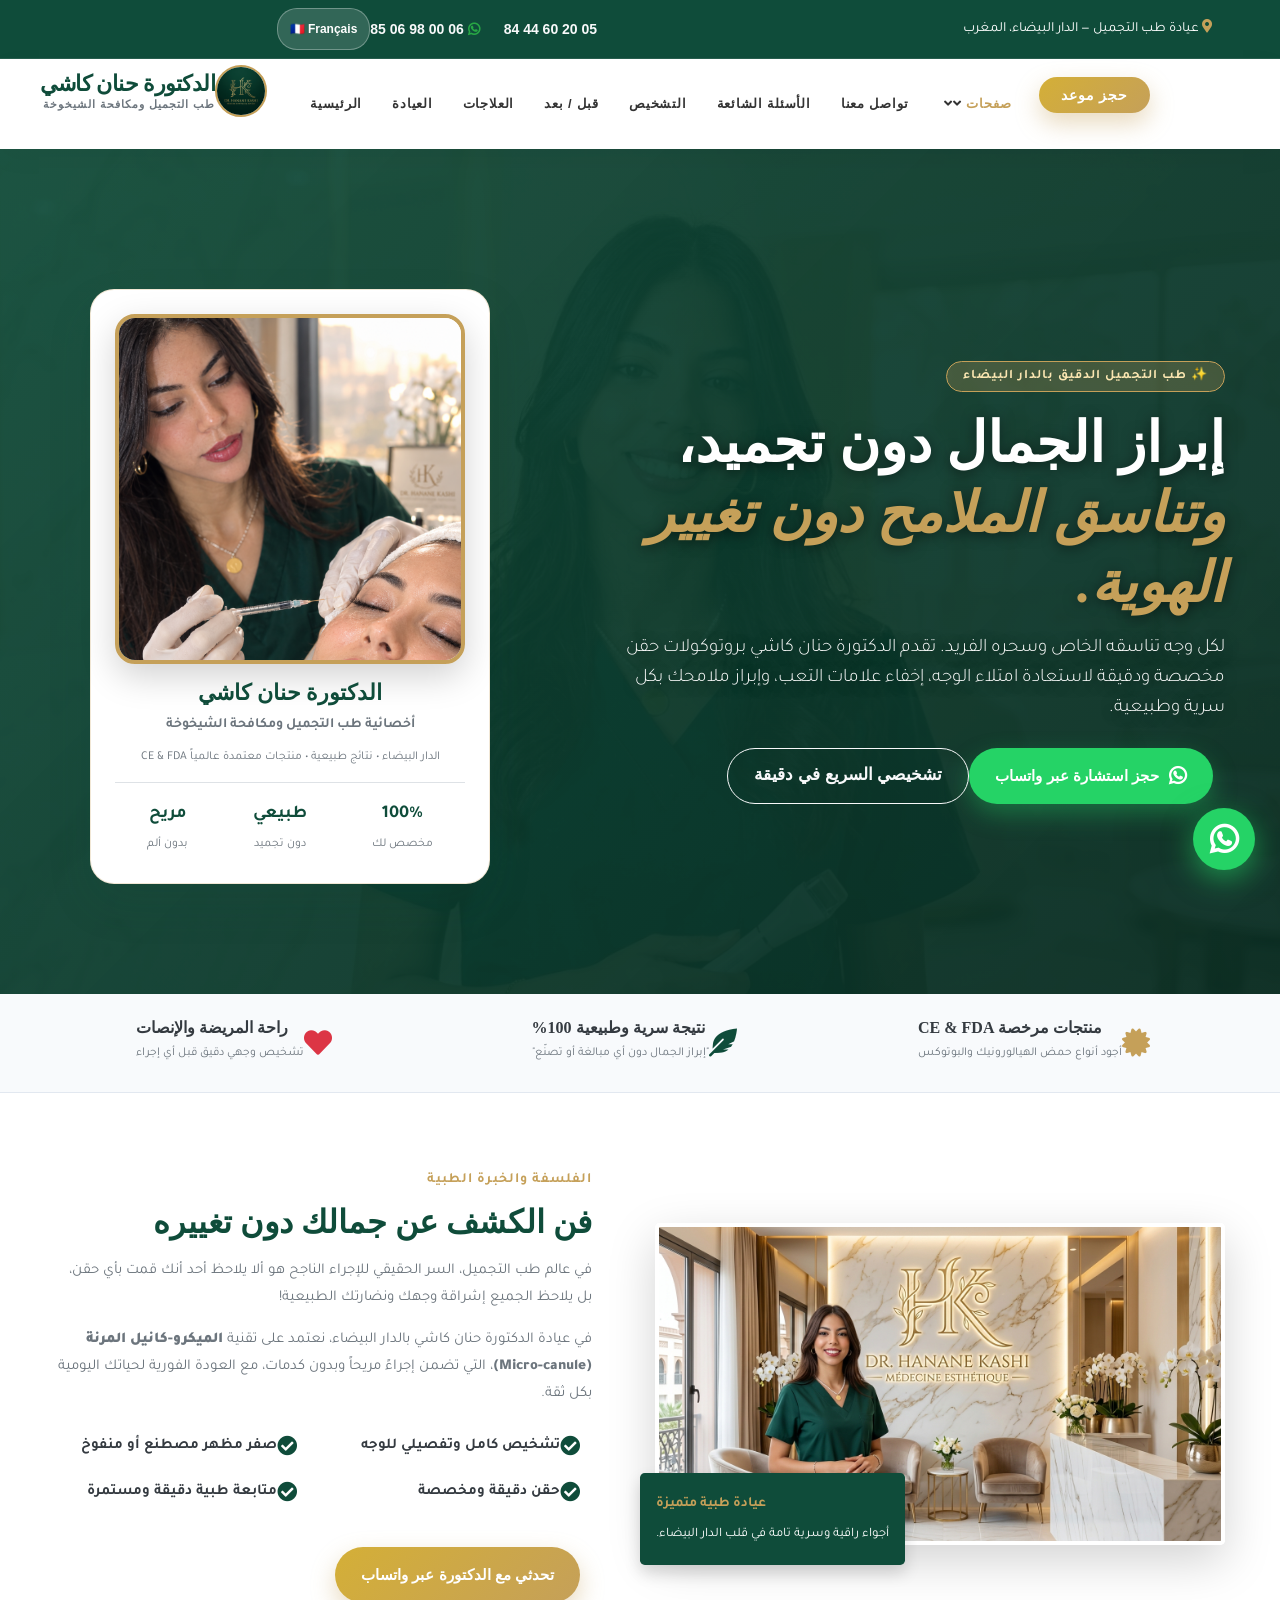
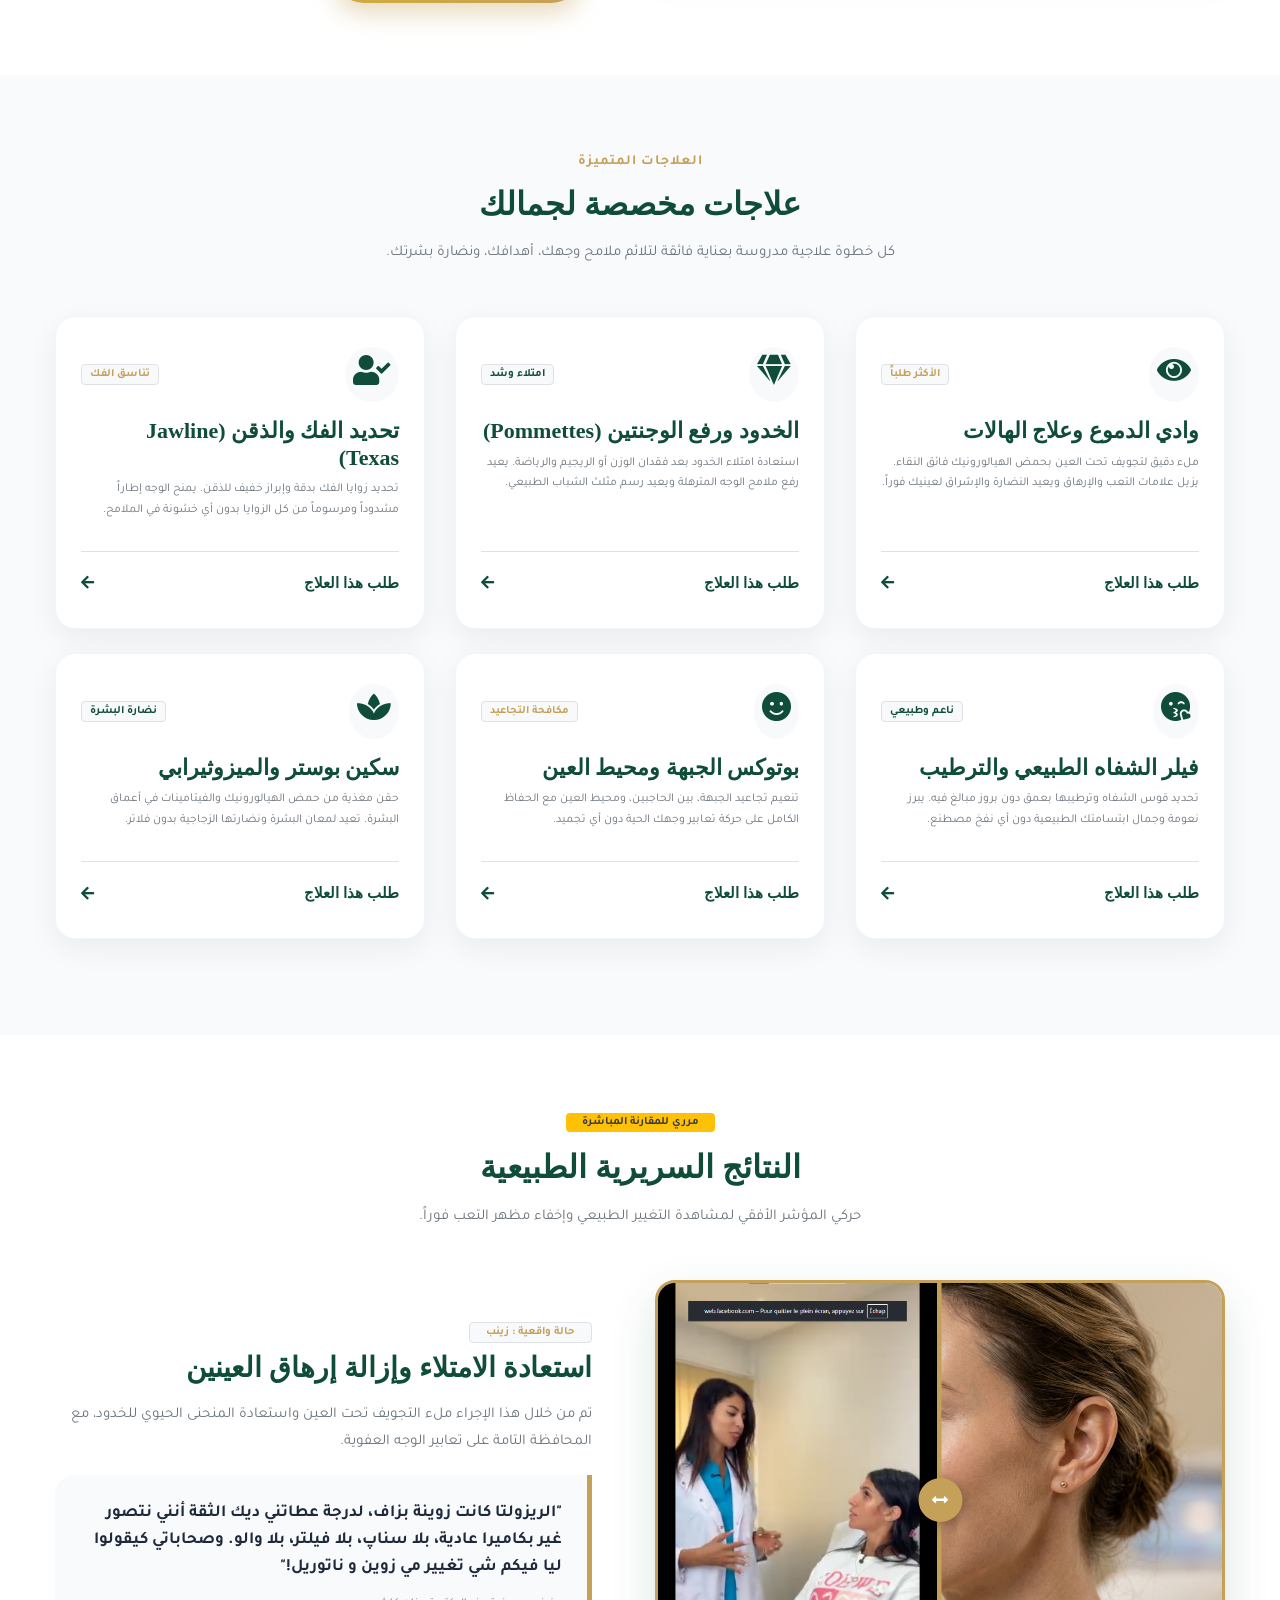
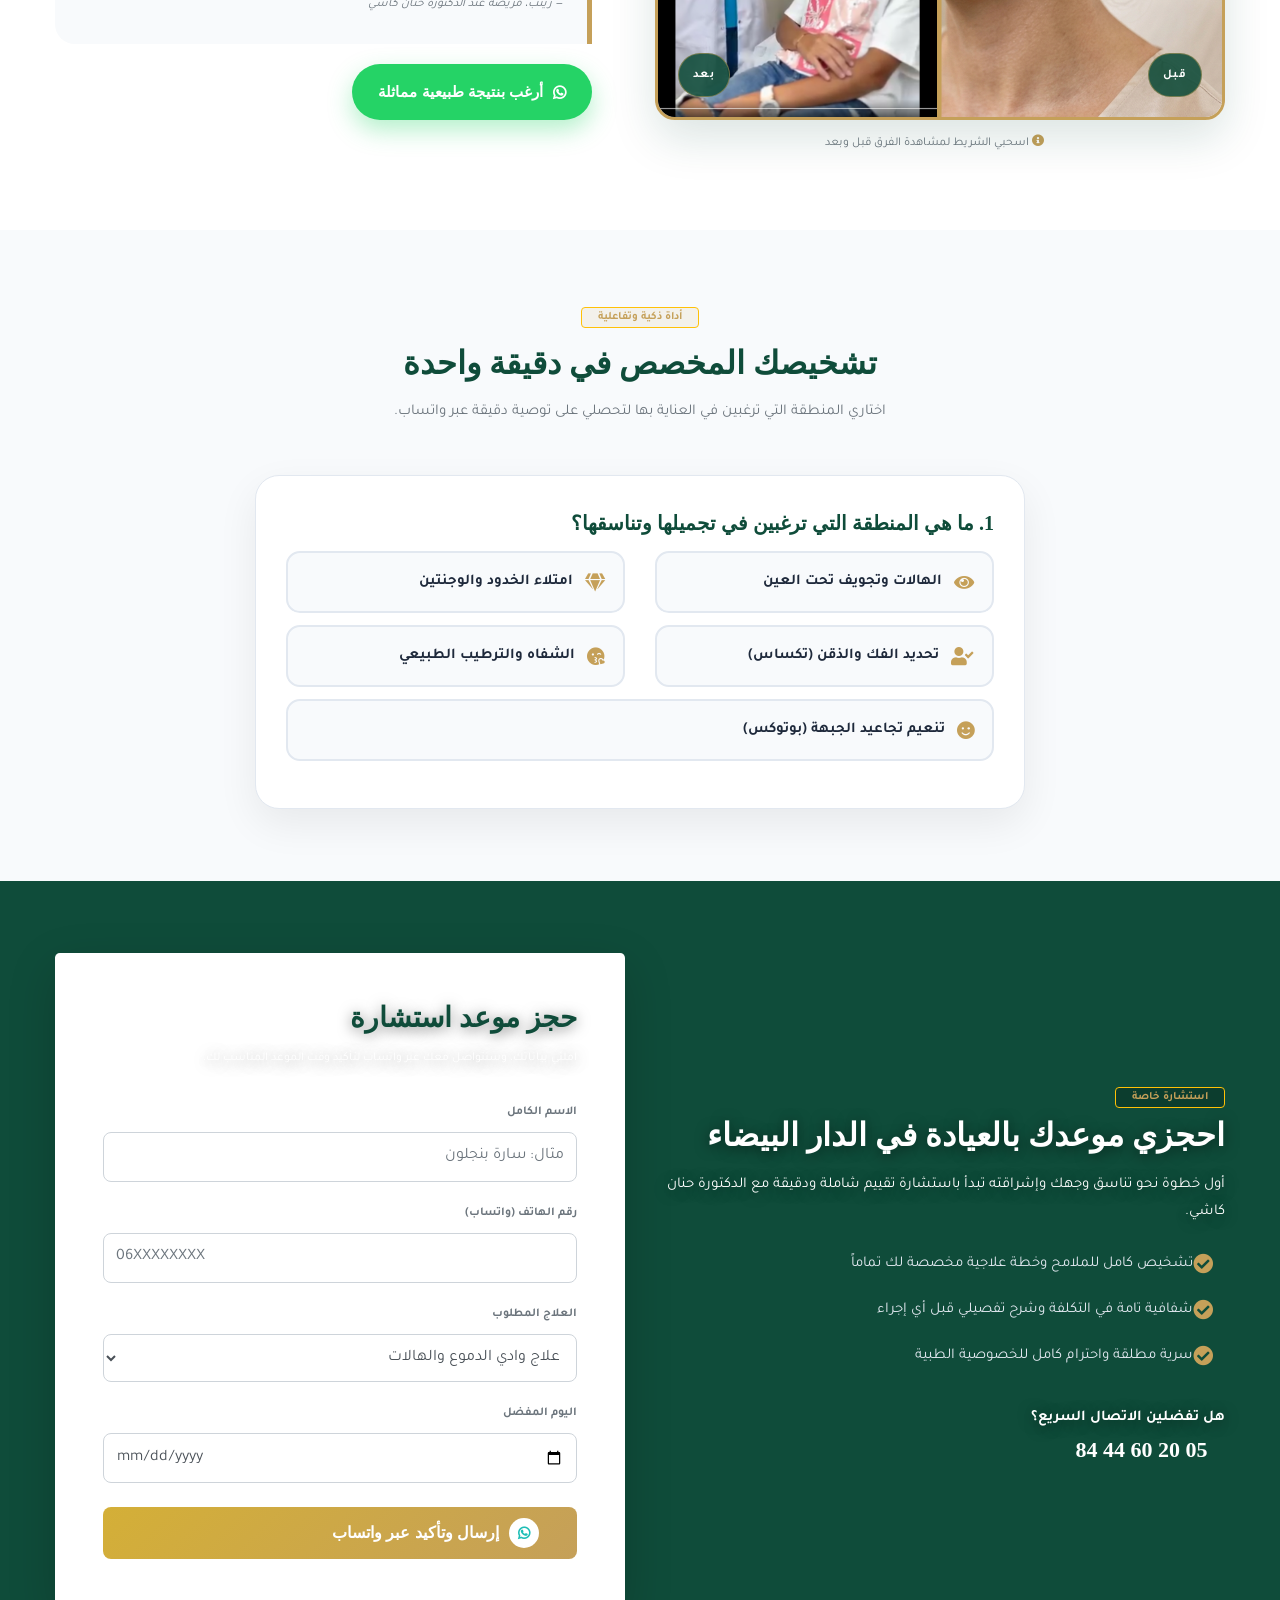
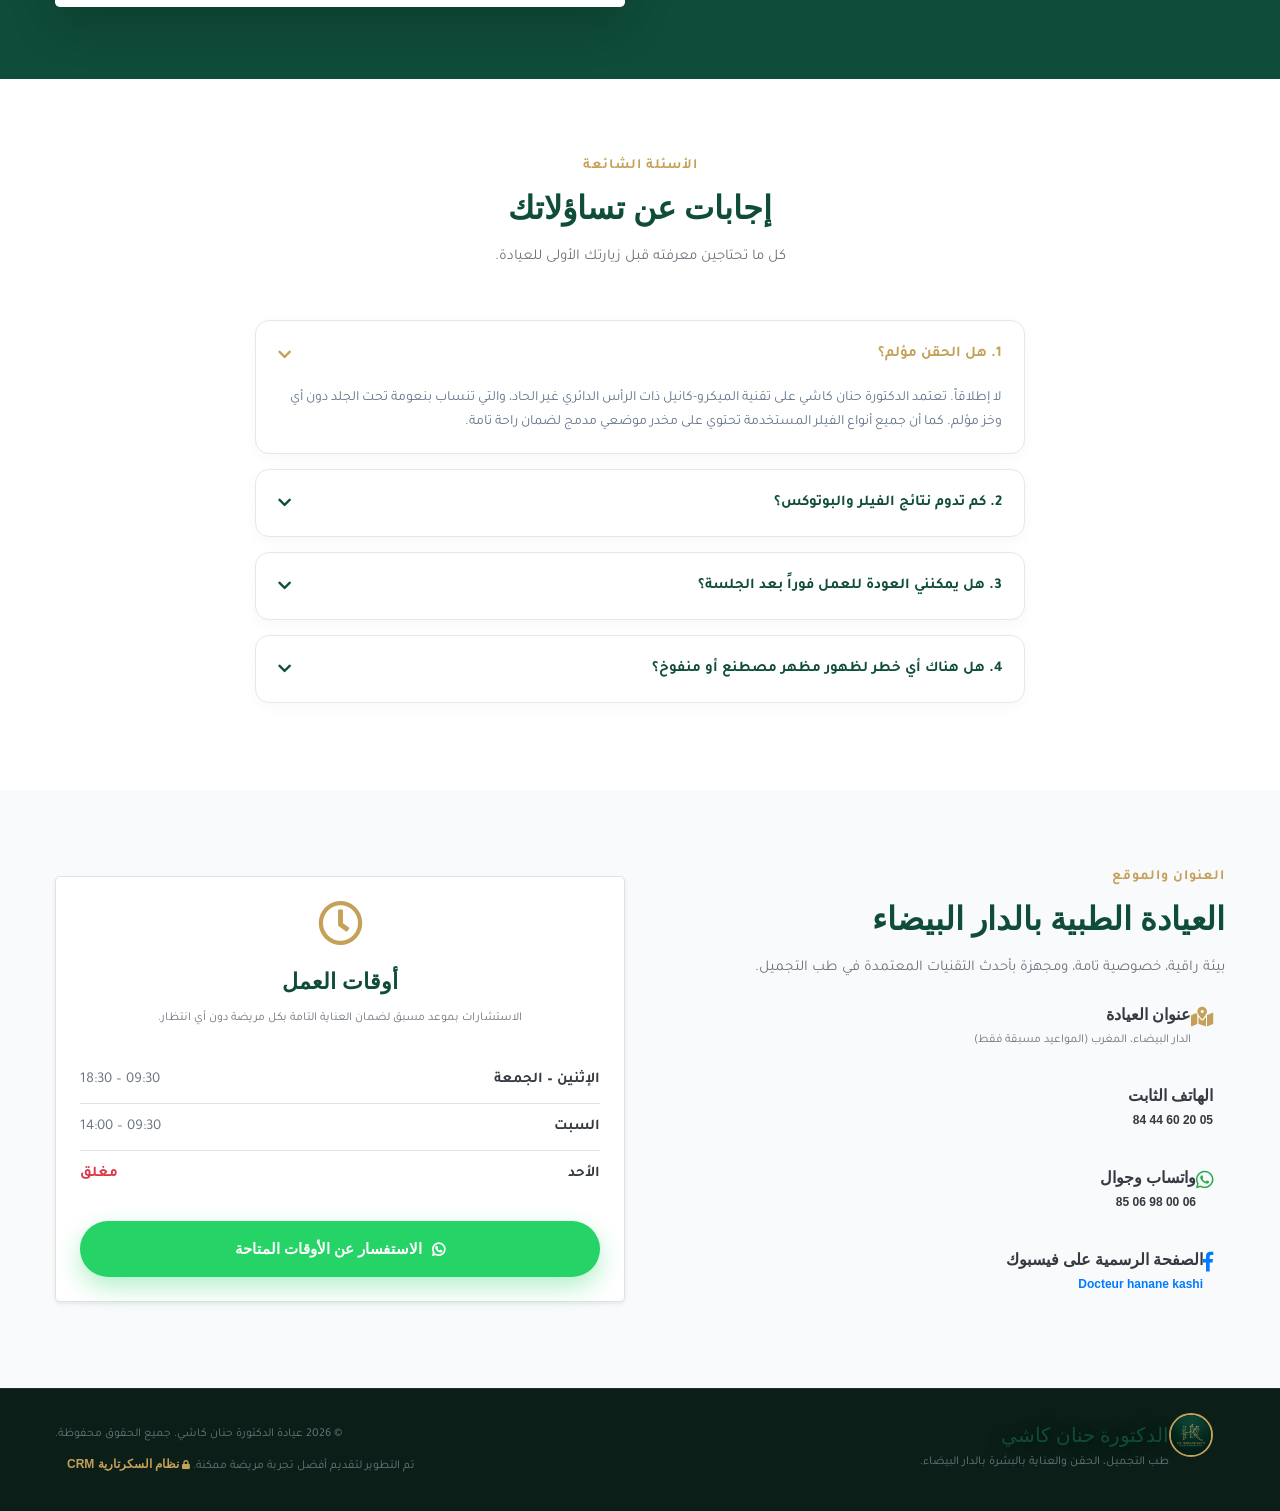
<file: ar.html>
<!DOCTYPE html>
<html lang="ar" dir="rtl">
<head>
    <meta charset="utf-8">
    <meta http-equiv="X-UA-Compatible" content="IE=edge">
    <meta name="viewport" content="width=device-width, initial-scale=1">
    <meta name="description" content="الدكتورة حنان كاشي | طب التجميل ومكافحة الشيخوخة بالدار البيضاء. إبراز الجمال الطبيعي دون تجميد الملامح. حقن حمض الهيالورونيك، البوتوكس، فيلر وادي الدموع، تحديد الفك تكساس بالدار البيضاء.">
    <title>الدكتورة حنان كاشي | طب التجميل ومكافحة الشيخوخة بالدار البيضاء</title>
    <link rel="shortcut icon" href="assets/img/dr-kashi-logo.jpg" type="image/x-icon">

    <!-- CSS Assets -->
    <link href="assets/css/bootstrap.min.css" rel="stylesheet" />
    <link href="assets/css/font-awesome.min.css" rel="stylesheet" />
    <link href="assets/css/themify-icons.css" rel="stylesheet" />
    <link href="assets/css/flaticon-set.css" rel="stylesheet" />
    <link href="assets/css/magnific-popup.css" rel="stylesheet" />
    <link href="assets/css/owl.carousel.min.css" rel="stylesheet" />
    <link href="assets/css/owl.theme.default.min.css" rel="stylesheet" />
    <link href="assets/css/animate.css" rel="stylesheet" />
    <link href="assets/css/bootsnav.css" rel="stylesheet" />
    <link href="style.css" rel="stylesheet">
    <link href="assets/css/responsive.css" rel="stylesheet" />

    <!-- Google Fonts -->
    <link href="https://fonts.googleapis.com/css2?family=Plus+Jakarta+Sans:wght@300;400;500;600;700;800&family=Cairo:wght@400;600;700;800&family=Tajawal:wght@400;500;700;800&display=swap" rel="stylesheet">
    
    <style>
        :root {
            --primary-emerald: #0f4c3a;
            --primary-gold: #c5a059;
            --primary-accent: #1ebeb6;
            --text-dark: #1e293b;
        }
        body {
            font-family: 'Tajawal', 'Cairo', sans-serif;
            color: #334155;
            background-color: #ffffff;
            overflow-x: hidden;
        }
        h1, h2, h3, h4, .font-serif {
            font-family: 'Tajawal', 'Cairo', sans-serif;
        }
        .bg-emerald { background-color: var(--primary-emerald) !important; }
        .text-emerald { color: var(--primary-emerald) !important; }
        .text-gold { color: var(--primary-gold) !important; }
        
        .btn-gold {
            background: linear-gradient(135deg, #d4af37, #c5a059);
            color: #fff !important;
            border: none;
            padding: 13px 26px;
            font-weight: 700;
            border-radius: 50px;
            box-shadow: 0 10px 25px rgba(197, 160, 89, 0.4);
            transition: all 0.3s ease;
            display: inline-flex;
            align-items: center;
            gap: 10px;
        }
        .btn-gold:hover {
            transform: translateY(-2px);
            box-shadow: 0 15px 30px rgba(197, 160, 89, 0.6);
            color: #fff;
        }
        .btn-whatsapp {
            background: #25D366;
            color: #fff !important;
            padding: 13px 26px;
            font-weight: 700;
            border-radius: 50px;
            box-shadow: 0 10px 25px rgba(37, 211, 102, 0.35);
            transition: all 0.3s ease;
            display: inline-flex;
            align-items: center;
            gap: 10px;
        }
        .btn-whatsapp:hover {
            background: #20ba5a;
            transform: translateY(-2px);
            color: #fff;
        }
        .floating-whatsapp {
            position: fixed;
            bottom: 85px;
            right: 25px;
            background: #25D366;
            color: #fff !important;
            width: 62px;
            height: 62px;
            border-radius: 50%;
            display: flex;
            align-items: center;
            justify-content: center;
            font-size: 32px;
            box-shadow: 0 8px 30px rgba(37, 211, 102, 0.6);
            z-index: 9999;
            transition: transform 0.3s ease;
            animation: pulse-green 2s infinite;
        }
        .floating-whatsapp:hover { transform: scale(1.1); }
        @keyframes pulse-green {
            0% { box-shadow: 0 0 0 0 rgba(37, 211, 102, 0.7); }
            70% { box-shadow: 0 0 0 18px rgba(37, 211, 102, 0); }
            100% { box-shadow: 0 0 0 0 rgba(37, 211, 102, 0); }
        }
        .sticky-mobile-bar {
            position: fixed;
            bottom: 0; left: 0;
            width: 100%;
            background: rgba(15, 76, 58, 0.98);
            backdrop-filter: blur(10px);
            padding: 10px 15px;
            display: flex;
            gap: 10px;
            z-index: 9998;
            box-shadow: 0 -4px 20px rgba(0,0,0,0.15);
        }
        .sticky-mobile-bar a {
            flex: 1;
            text-align: center;
            padding: 12px 10px;
            border-radius: 12px;
            font-weight: 700;
            font-size: 13px;
            display: flex;
            align-items: center;
            justify-content: center;
            gap: 8px;
            text-decoration: none;
        }
        .sticky-call { background: #ffffff; color: #0f4c3a !important; }
        .sticky-wa { background: #25D366; color: #ffffff !important; }
        @media (min-width: 992px) {
            .sticky-mobile-bar { display: none; }
            .floating-whatsapp { bottom: 30px; }
        }
        .hero-aesthetic {
            background: linear-gradient(135deg, rgba(15, 76, 58, 0.93) 0%, rgba(10, 45, 35, 0.96) 100%), url('assets/img/dr-kashi-hero-banner.jpg') center/cover no-repeat;
            padding: 140px 0 110px;
            color: #fff;
            position: relative;
        }
        .doctor-badge-card {
            background: #ffffff;
            border-radius: 24px;
            padding: 24px;
            box-shadow: 0 20px 45px rgba(15, 76, 58, 0.12);
            border: 1px solid rgba(197, 160, 89, 0.25);
        }
        .treatment-card {
            background: #fff;
            border-radius: 20px;
            padding: 30px 25px;
            box-shadow: 0 10px 30px rgba(0,0,0,0.06);
            transition: all 0.3s ease;
            border: 1px solid #f1f5f9;
            height: 100%;
            display: flex;
            flex-direction: column;
            justify-content: space-between;
        }
        .treatment-card:hover {
            transform: translateY(-8px);
            box-shadow: 0 20px 40px rgba(15, 76, 58, 0.12);
            border-color: var(--primary-gold);
        }
        .testimonial-quote-box {
            background: #f8fafc;
            border-left: 5px solid var(--primary-gold);
            padding: 25px;
            border-radius: 0 20px 20px 0;
            margin: 20px 0;
        }
        .lang-switch-btn {
            background: rgba(255, 255, 255, 0.15);
            border: 1px solid rgba(255, 255, 255, 0.3);
            color: #fff;
            padding: 5px 12px;
            border-radius: 20px;
            font-size: 12px;
            font-weight: 700;
            text-decoration: none;
            transition: all 0.2s ease;
        }
        .lang-switch-btn:hover {
            background: #c5a059;
            color: #fff;
            border-color: #c5a059;
        }

        /* Before/After Slider Component */
        .ba-slider-container {
            position: relative;
            width: 100%;
            height: 440px;
            border-radius: 20px;
            overflow: hidden;
            box-shadow: 0 18px 45px rgba(15, 76, 58, 0.15);
            border: 3px solid #c5a059;
        }
        .ba-slider-img {
            position: absolute;
            top: 0; left: 0;
            width: 100%; height: 100%;
            background-size: cover;
            background-position: center;
        }
        .ba-before {
            border-right: 3px solid #c5a059;
            z-index: 2;
        }
        .ba-slider-range {
            position: absolute;
            top: 0; left: 0;
            width: 100%; height: 100%;
            opacity: 0;
            z-index: 5;
            cursor: ew-resize;
            margin: 0;
        }
        .ba-slider-divider {
            position: absolute;
            top: 0;
            width: 3px; height: 100%;
            background: #c5a059;
            z-index: 3;
            pointer-events: none;
            transform: translateX(-50%);
        }
        .ba-slider-button {
            position: absolute;
            top: 50%; left: 50%;
            transform: translate(-50%, -50%);
            width: 44px; height: 44px;
            border-radius: 50%;
            background: #c5a059;
            color: #fff;
            display: flex;
            align-items: center; justify-content: center;
            box-shadow: 0 4px 15px rgba(0,0,0,0.3);
            font-size: 16px;
        }
        .ba-label {
            position: absolute;
            bottom: 20px;
            padding: 6px 14px;
            background: rgba(15, 76, 58, 0.88);
            color: #fff;
            font-weight: 700;
            font-size: 12px;
            border-radius: 30px;
            letter-spacing: 1px;
            z-index: 4;
            border: 1px solid rgba(197, 160, 89, 0.5);
        }
        .ba-label-before { left: 20px; }
        .ba-label-after { right: 20px; }

        /* Interactive Quiz Card */
        .quiz-card {
            background: #ffffff;
            border-radius: 24px;
            padding: 35px 30px;
            box-shadow: 0 15px 40px rgba(0,0,0,0.07);
            border: 1px solid #e2e8f0;
        }
        .quiz-option-btn {
            background: #f8fafc;
            border: 2px solid #e2e8f0;
            border-radius: 14px;
            padding: 14px 18px;
            cursor: pointer;
            transition: all 0.25s ease;
            text-align: left;
            font-weight: 600;
            color: #1e293b;
            display: flex;
            align-items: center;
            margin-bottom: 12px;
        }
        .quiz-option-btn:hover, .quiz-option-btn.selected {
            border-color: #c5a059;
            background: #fffdf7;
            color: #0f4c3a;
            box-shadow: 0 6px 18px rgba(197, 160, 89, 0.15);
        }
        .quiz-option-btn i {
            font-size: 18px;
            margin-right: 12px;
            color: #c5a059;
        }
        body.rtl .quiz-option-btn { text-align: right; } body.rtl .quiz-option-btn i { margin-right: 0; margin-left: 12px; }

        /* FAQ Accordion */
        .faq-item {
            background: #fff;
            border-radius: 14px;
            margin-bottom: 15px;
            border: 1px solid #e2e8f0;
            overflow: hidden;
            box-shadow: 0 4px 15px rgba(0,0,0,0.03);
        }
        .faq-question {
            padding: 18px 22px;
            cursor: pointer;
            font-weight: 700;
            display: flex;
            justify-content: space-between;
            align-items: center;
            color: #0f4c3a;
            user-select: none;
        }
        .faq-answer {
            padding: 0 22px 18px;
            color: #64748b;
            font-size: 14px;
            line-height: 1.7;
            display: none;
        }
        .faq-item.active .faq-answer { display: block; }
        .faq-item.active .faq-question { color: #c5a059; }

        
        body { direction: rtl; text-align: right; }
        .text-left { text-align: right !important; }
        .text-right { text-align: left !important; }
        .mr-1, .mr-2, .mr-3, .mr-4 { margin-left: 0.75rem !important; margin-right: 0 !important; }
        .ml-1, .ml-2, .ml-3, .ml-4 { margin-right: 0.75rem !important; margin-left: 0 !important; }
        .testimonial-quote-box { border-left: none !important; border-right: 5px solid var(--primary-gold) !important; border-radius: 20px 0 0 20px !important; }
        .navbar-nav { float: left !important; }
        .navbar-brand { float: right !important; }
        .ba-label-before { right: 20px !important; left: auto !important; }
        .ba-label-after { left: 20px !important; right: auto !important; }
    
    </style>
    
</head>
<body class="rtl">
    <!-- Top Bar -->
    <div class="top-bar-area bg-emerald text-light py-2" style="border-bottom: 1px solid rgba(255,255,255,0.1);">
        <div class="container">
            <div class="row align-items-center">
                <div class="col-lg-6 col-12 text-center text-lg-right mb-2 mb-lg-0">
                    <span style="font-size: 14px;">
                        <i class="fas fa-map-marker-alt text-gold ml-1"></i> عيادة طب التجميل — الدار البيضاء، المغرب
                    </span>
                </div>
                <div class="col-lg-6 col-12 text-center text-lg-left d-flex justify-content-center justify-content-lg-start align-items-center">
                    <a href="tel:0520604484" class="text-light ml-3 font-weight-bold" style="font-size: 14px;">
                        <i class="fas fa-phone-alt text-gold ml-1"></i> 05 20 60 44 84
                    </a>
                    <a href="https://wa.me/212600980685?text=السلام%20عليكم%20دكتورة%20حنان%20كاشي،%20أود%20حجز%20موعد%20استشارة." target="_blank" class="text-light font-weight-bold ml-3" style="font-size: 14px;">
                        <i class="fab fa-whatsapp text-success ml-1"></i> 06 00 98 06 85
                    </a>
                    <!-- Language Switcher -->
                    <a href="index.html" class="lang-switch-btn mr-2">
                        🇫🇷 Français
                    </a>
                </div>
            </div>
        </div>
    </div>

    <!-- Navigation -->
    <header id="home">
        <nav class="navbar navbar-default navbar-sticky bootsnav">
            <div class="container">
                <div class="navbar-header">
                    <button type="button" class="navbar-toggle" data-toggle="collapse" data-target="#navbar-menu">
                        <i class="fa fa-bars"></i>
                    </button>
                    <a class="navbar-brand d-flex align-items-center" href="ar.html" style="padding: 6px 0;">
                        <img src="assets/img/dr-kashi-logo.jpg" alt="شعار الدكتورة حنان كاشي" style="height: 52px; width: 52px; border-radius: 50%; object-fit: cover; border: 2px solid #c5a059;" class="ml-2">
                        <div style="line-height: 1.2;">
                            <span class="font-serif font-weight-bold" style="font-size: 22px; color: var(--primary-emerald); letter-spacing: -0.5px;">الدكتورة حنان كاشي</span>
                            <span class="d-block text-muted" style="font-size: 11px; letter-spacing: 1px;">طب التجميل ومكافحة الشيخوخة</span>
                        </div>
                    </a>
                </div>

                <div class="collapse navbar-collapse" id="navbar-menu">
                    <ul class="nav navbar-nav navbar-left" data-in="fadeInDown" data-out="fadeOutUp">
                        <li><a href="#home">الرئيسية</a></li>
                        <li><a href="#docteur">العيادة</a></li>
                        <li><a href="#traitements">العلاجات</a></li>
                        <li><a href="#comparatif">قبل / بعد</a></li>
                        <li><a href="#diagnostic">التشخيص</a></li>
                        <li><a href="#faq">الأسئلة الشائعة</a></li>
                        <li><a href="contact.html">تواصل معنا</a></li>

                        <li class="dropdown">
                            <a href="javascript:void(0)" class="dropdown-toggle" data-toggle="dropdown"><span style="color: #c5a059; font-weight: 700;">صفحات</span> <i class="fa fa-angle-down"></i></a>
                            <ul class="dropdown-menu">
                                <li><a href="a-propos.html"><i class="fa fa-user-md ml-2" style="color: #c5a059;"></i> العيادة والدكتورة كاشي</a></li>
                                <li><a href="traitements.html"><i class="fa fa-magic ml-2" style="color: #c5a059;"></i> قائمة العلاجات</a></li>
                                <li><a href="avant-apres.html"><i class="fa fa-sliders ml-2" style="color: #c5a059;"></i> معرض قبل / بعد</a></li>
                                <li><a href="tarifs.html"><i class="fa fa-tag ml-2" style="color: #c5a059;"></i> لائحة الأسعار</a></li>
                                <li><a href="temoignages.html"><i class="fa fa-star ml-2" style="color: #c5a059;"></i> آراء المريضات</a></li>
                                <li><a href="faq.html"><i class="fa fa-question-circle ml-2" style="color: #c5a059;"></i> الأسئلة الشائعة</a></li>
                                <li><a href="contact.html"><i class="fa fa-map-marker ml-2" style="color: #c5a059;"></i> التواصل والعنوان</a></li>
                                <li class="divider"></li>
                                <li><a href="admin.html"><i class="fa fa-lock ml-2" style="color: #0f4c3a;"></i> إدارة المواعيد (CRM)</a></li>
                            </ul>
                        </li>
    
                        <li class="d-none d-lg-block mr-3">
                            <a href="#rendez-vous" class="btn-gold" style="padding: 8px 22px !important; margin-top: 18px; color: #fff !important; font-size: 14px;">حجز موعد</a>
                        </li>
                    </ul>
                </div>
            </div>
        </nav>
    </header>

    <!-- Hero Section -->
    <div class="hero-aesthetic">
        <div class="container">
            <div class="row align-items-center">
                <div class="col-lg-7">
                    <span class="badge px-3 py-2 text-uppercase mb-3" style="background: rgba(197, 160, 89, 0.25); color: #fce7b2; border: 1px solid #c5a059; font-size: 13px; letter-spacing: 1px; border-radius: 30px;">
                        ✨ طب التجميل الدقيق بالدار البيضاء
                    </span>
                    <h1 class="display-4 font-weight-bold mb-3" style="line-height: 1.25; color: #ffffff !important; text-shadow: 0 3px 18px rgba(0,0,0,0.5);">
                        إبراز الجمال دون تجميد، <br>
                        <span class="text-gold" style="font-style: italic;">وتناسق الملامح دون تغيير الهوية.</span>
                    </h1>
                    <p class="lead mb-4" style="color: #e2e8f0; font-size: 19px; max-width: 600px;">
                        لكل وجه تناسقه الخاص وسحره الفريد. تقدم الدكتورة حنان كاشي بروتوكولات حقن مخصصة ودقيقة لاستعادة امتلاء الوجه، إخفاء علامات التعب، وإبراز ملامحك بكل سرية وطبيعية.
                    </p>
                    <div class="d-flex flex-wrap gap-3">
                        <a href="https://wa.me/212600980685?text=السلام%20عليكم%20دكتورة%20حنان%20كاشي،%20أود%20حجز%20موعد%20استشارة%20بالعيادة." target="_blank" class="btn-whatsapp ml-3 mb-2">
                            <i class="fab fa-whatsapp" style="font-size: 20px;"></i> حجز استشارة عبر واتساب
                        </a>
                        <a href="#diagnostic" class="btn btn-outline-light mb-2 font-weight-bold" style="border-radius: 50px; padding: 13px 26px;">
                            تشخيصي السريع في دقيقة
                        </a>
                    </div>
                </div>
                <div class="col-lg-5 mt-5 mt-lg-0 text-center">
                    <div class="doctor-badge-card text-dark position-relative mx-auto" style="max-width: 400px;">
                        <div class="overflow-hidden mb-3" style="border-radius: 20px; max-height: 350px; border: 4px solid #c5a059; box-shadow: 0 12px 35px rgba(0,0,0,0.18);">
                            <img src="assets/img/dr-kashi-desk.png" alt="الدكتورة حنان كاشي" class="img-fluid w-100 h-100" style="object-fit: cover;">
                        </div>
                        <h4 class="font-serif font-weight-bold mb-1" style="color: var(--primary-emerald);">الدكتورة حنان كاشي</h4>
                        <p class="text-muted mb-2 font-weight-bold" style="font-size: 14px;">أخصائية طب التجميل ومكافحة الشيخوخة</p>
                        <p class="small text-muted mb-3" style="line-height: 1.5;">الدار البيضاء • نتائج طبيعية • منتجات معتمدة عالمياً CE & FDA</p>
                        <div class="border-top pt-3 d-flex justify-content-around text-center">
                            <div>
                                <strong class="d-block text-emerald font-weight-bold" style="font-size: 18px;">100%</strong>
                                <span class="text-muted small">مخصص لك</span>
                            </div>
                            <div>
                                <strong class="d-block text-emerald font-weight-bold" style="font-size: 18px;">طبيعي</strong>
                                <span class="text-muted small">دون تجميد</span>
                            </div>
                            <div>
                                <strong class="d-block text-emerald font-weight-bold" style="font-size: 18px;">مريح</strong>
                                <span class="text-muted small">بدون ألم</span>
                            </div>
                        </div>
                    </div>
                </div>
            </div>
        </div>
    </div>

    <!-- Trust Strip -->
    <div class="py-4" style="background: #f8fafc; border-bottom: 1px solid #e2e8f0;">
        <div class="container">
            <div class="row text-center">
                <div class="col-md-4 col-12 mb-3 mb-md-0">
                    <div class="d-flex align-items-center justify-content-center">
                        <i class="fas fa-certificate text-gold ml-3" style="font-size: 28px;"></i>
                        <div class="text-right">
                            <h6 class="mb-0 font-weight-bold text-dark">منتجات مرخصة CE & FDA</h6>
                            <small class="text-muted">أجود أنواع حمض الهيالورونيك والبوتوكس</small>
                        </div>
                    </div>
                </div>
                <div class="col-md-4 col-12 mb-3 mb-md-0">
                    <div class="d-flex align-items-center justify-content-center">
                        <i class="fas fa-feather-alt text-emerald ml-3" style="font-size: 28px;"></i>
                        <div class="text-right">
                            <h6 class="mb-0 font-weight-bold text-dark">نتيجة سرية وطبيعية 100%</h6>
                            <small class="text-muted">"إبراز الجمال دون أي مبالغة أو تصنّع"</small>
                        </div>
                    </div>
                </div>
                <div class="col-md-4 col-12">
                    <div class="d-flex align-items-center justify-content-center">
                        <i class="fas fa-heart text-danger ml-3" style="font-size: 28px;"></i>
                        <div class="text-right">
                            <h6 class="mb-0 font-weight-bold text-dark">راحة المريضة والإنصات</h6>
                            <small class="text-muted">تشخيص وجهي دقيق قبل أي إجراء</small>
                        </div>
                    </div>
                </div>
            </div>
        </div>
    </div>

    <!-- About Section with 3D Wall Logo Office Image -->
    <section id="docteur" class="py-5" style="background: #ffffff;">
        <div class="container py-4">
            <div class="row align-items-center">
                <div class="col-lg-6 mb-4 mb-lg-0 text-center">
                    <div class="position-relative d-inline-block">
                        <img src="assets/img/dr-kashi-cabinet-wall.jpg" alt="عيادة الدكتورة حنان كاشي مع الشعار الجداري الذهبي" class="img-fluid rounded-lg shadow-lg" style="max-height: 470px; object-fit: cover; border: 4px solid #fff;">
                        <div class="position-absolute p-3 rounded-lg bg-emerald text-light text-right shadow" style="bottom: -20px; left: -15px; max-width: 270px;">
                            <span class="d-block text-gold font-weight-bold" style="font-size: 14px;">عيادة طبية متميزة</span>
                            <small style="font-size: 13px; line-height: 1.4;">أجواء راقية وسرية تامة في قلب الدار البيضاء.</small>
                        </div>
                    </div>
                </div>
                <div class="col-lg-6 pr-lg-5">
                    <span class="text-uppercase text-gold font-weight-bold" style="font-size: 14px; letter-spacing: 1px;">الفلسفة والخبرة الطبية</span>
                    <h2 class="display-5 font-serif font-weight-bold mt-2 mb-3" style="color: var(--primary-emerald);">
                        فن الكشف عن جمالك دون تغييره
                    </h2>
                    <p class="text-muted" style="line-height: 1.8;">
                        في عالم طب التجميل، السر الحقيقي للإجراء الناجح هو ألا يلاحظ أحد أنك قمت بأي حقن، بل يلاحظ الجميع إشراقة وجهك ونضارتك الطبيعية!
                    </p>
                    <p class="text-muted" style="line-height: 1.8;">
                        في عيادة الدكتورة حنان كاشي بالدار البيضاء، نعتمد على تقنية <strong>الميكرو-كانيل المرنة (Micro-canule)</strong>، التي تضمن إجراءً مريحاً وبدون كدمات، مع العودة الفورية لحياتك اليومية بكل ثقة.
                    </p>
                    <div class="row mt-4">
                        <div class="col-sm-6 mb-3">
                            <div class="d-flex align-items-center">
                                <i class="fas fa-check-circle text-emerald ml-2" style="font-size: 20px;"></i>
                                <span class="font-weight-bold text-dark">تشخيص كامل وتفصيلي للوجه</span>
                            </div>
                        </div>
                        <div class="col-sm-6 mb-3">
                            <div class="d-flex align-items-center">
                                <i class="fas fa-check-circle text-emerald ml-2" style="font-size: 20px;"></i>
                                <span class="font-weight-bold text-dark">صفر مظهر مصطنع أو منفوخ</span>
                            </div>
                        </div>
                        <div class="col-sm-6 mb-3">
                            <div class="d-flex align-items-center">
                                <i class="fas fa-check-circle text-emerald ml-2" style="font-size: 20px;"></i>
                                <span class="font-weight-bold text-dark">حقن دقيقة ومخصصة</span>
                            </div>
                        </div>
                        <div class="col-sm-6 mb-3">
                            <div class="d-flex align-items-center">
                                <i class="fas fa-check-circle text-emerald ml-2" style="font-size: 20px;"></i>
                                <span class="font-weight-bold text-dark">متابعة طبية دقيقة ومستمرة</span>
                            </div>
                        </div>
                    </div>
                    <div class="mt-4">
                        <a href="https://wa.me/212600980685?text=السلام%20عليكم%20دكتورة%20حنان،%20أود%20استشارة%20حول%20علاج%20مناسب%20لوجهي." target="_blank" class="btn-gold ml-3">
                            تحدثي مع الدكتورة عبر واتساب
                        </a>
                    </div>
                </div>
            </div>
        </div>
    </section>

    <!-- Treatments Section -->
    <section id="traitements" class="py-5" style="background: #f8fafc;">
        <div class="container py-4">
            <div class="text-center max-w-700 mx-auto mb-5">
                <span class="text-uppercase text-gold font-weight-bold" style="font-size: 14px; letter-spacing: 1px;">العلاجات المتميزة</span>
                <h2 class="display-5 font-serif font-weight-bold mt-2" style="color: var(--primary-emerald);">علاجات مخصصة لجمالك</h2>
                <p class="text-muted" style="max-width: 650px; margin: 0 auto;">
                    كل خطوة علاجية مدروسة بعناية فائقة لتلائم ملامح وجهك، أهدافك، ونضارة بشرتك.
                </p>
            </div>

            <div class="row">
                <div class="col-lg-4 col-md-6 mb-4">
                    <div class="treatment-card">
                        <div>
                            <div class="d-flex justify-content-between align-items-center mb-3">
                                <span class="p-2 rounded-circle bg-light text-emerald"><i class="fas fa-eye fa-2x"></i></span>
                                <span class="badge badge-light border text-gold px-2 py-1">الأكثر طلباً</span>
                            </div>
                            <h4 class="font-serif font-weight-bold text-dark mb-2">وادي الدموع وعلاج الهالات</h4>
                            <p class="text-muted small" style="line-height: 1.7;">
                                ملء دقيق لتجويف تحت العين بحمض الهيالورونيك فائق النقاء. يزيل علامات التعب والإرهاق ويعيد النضارة والإشراق لعينيك فوراً.
                            </p>
                        </div>
                        <div class="border-top pt-3 mt-3">
                            <a href="#rendez-vous" class="font-weight-bold text-emerald d-flex justify-content-between align-items-center">
                                <span>طلب هذا العلاج</span> <i class="fas fa-arrow-left"></i>
                            </a>
                        </div>
                    </div>
                </div>

                <div class="col-lg-4 col-md-6 mb-4">
                    <div class="treatment-card">
                        <div>
                            <div class="d-flex justify-content-between align-items-center mb-3">
                                <span class="p-2 rounded-circle bg-light text-emerald"><i class="fas fa-gem fa-2x"></i></span>
                                <span class="badge badge-light border text-emerald px-2 py-1">امتلاء وشد</span>
                            </div>
                            <h4 class="font-serif font-weight-bold text-dark mb-2">الخدود ورفع الوجنتين (Pommettes)</h4>
                            <p class="text-muted small" style="line-height: 1.7;">
                                استعادة امتلاء الخدود بعد فقدان الوزن أو الريجيم والرياضة. يعيد رفع ملامح الوجه المترهلة ويعيد رسم مثلث الشباب الطبيعي.
                            </p>
                        </div>
                        <div class="border-top pt-3 mt-3">
                            <a href="#rendez-vous" class="font-weight-bold text-emerald d-flex justify-content-between align-items-center">
                                <span>طلب هذا العلاج</span> <i class="fas fa-arrow-left"></i>
                            </a>
                        </div>
                    </div>
                </div>

                <div class="col-lg-4 col-md-6 mb-4">
                    <div class="treatment-card">
                        <div>
                            <div class="d-flex justify-content-between align-items-center mb-3">
                                <span class="p-2 rounded-circle bg-light text-emerald"><i class="fas fa-user-check fa-2x"></i></span>
                                <span class="badge badge-light border text-gold px-2 py-1">تناسق الفك</span>
                            </div>
                            <h4 class="font-serif font-weight-bold text-dark mb-2">تحديد الفك والذقن (Jawline Texas)</h4>
                            <p class="text-muted small" style="line-height: 1.7;">
                                تحديد زوايا الفك بدقة وإبراز خفيف للذقن. يمنح الوجه إطاراً مشدوداً ومرسوماً من كل الزوايا بدون أي خشونة في الملامح.
                            </p>
                        </div>
                        <div class="border-top pt-3 mt-3">
                            <a href="#rendez-vous" class="font-weight-bold text-emerald d-flex justify-content-between align-items-center">
                                <span>طلب هذا العلاج</span> <i class="fas fa-arrow-left"></i>
                            </a>
                        </div>
                    </div>
                </div>

                <div class="col-lg-4 col-md-6 mb-4">
                    <div class="treatment-card">
                        <div>
                            <div class="d-flex justify-content-between align-items-center mb-3">
                                <span class="p-2 rounded-circle bg-light text-emerald"><i class="fas fa-kiss-wink-heart fa-2x"></i></span>
                                <span class="badge badge-light border text-emerald px-2 py-1">ناعم وطبيعي</span>
                            </div>
                            <h4 class="font-serif font-weight-bold text-dark mb-2">فيلر الشفاه الطبيعي والترطيب</h4>
                            <p class="text-muted small" style="line-height: 1.7;">
                                تحديد قوس الشفاه وترطيبها بعمق دون بروز مبالغ فيه. يبرز نعومة وجمال ابتسامتك الطبيعية دون أي نفخ مصطنع.
                            </p>
                        </div>
                        <div class="border-top pt-3 mt-3">
                            <a href="#rendez-vous" class="font-weight-bold text-emerald d-flex justify-content-between align-items-center">
                                <span>طلب هذا العلاج</span> <i class="fas fa-arrow-left"></i>
                            </a>
                        </div>
                    </div>
                </div>

                <div class="col-lg-4 col-md-6 mb-4">
                    <div class="treatment-card">
                        <div>
                            <div class="d-flex justify-content-between align-items-center mb-3">
                                <span class="p-2 rounded-circle bg-light text-emerald"><i class="fas fa-smile fa-2x"></i></span>
                                <span class="badge badge-light border text-gold px-2 py-1">مكافحة التجاعيد</span>
                            </div>
                            <h4 class="font-serif font-weight-bold text-dark mb-2">بوتوكس الجبهة ومحيط العين</h4>
                            <p class="text-muted small" style="line-height: 1.7;">
                                تنعيم تجاعيد الجبهة، بين الحاجبين، ومحيط العين مع الحفاظ الكامل على حركة تعابير وجهك الحية دون أي تجميد.
                            </p>
                        </div>
                        <div class="border-top pt-3 mt-3">
                            <a href="#rendez-vous" class="font-weight-bold text-emerald d-flex justify-content-between align-items-center">
                                <span>طلب هذا العلاج</span> <i class="fas fa-arrow-left"></i>
                            </a>
                        </div>
                    </div>
                </div>

                <div class="col-lg-4 col-md-6 mb-4">
                    <div class="treatment-card">
                        <div>
                            <div class="d-flex justify-content-between align-items-center mb-3">
                                <span class="p-2 rounded-circle bg-light text-emerald"><i class="fas fa-spa fa-2x"></i></span>
                                <span class="badge badge-light border text-emerald px-2 py-1">نضارة البشرة</span>
                            </div>
                            <h4 class="font-serif font-weight-bold text-dark mb-2">سكين بوستر والميزوثيرابي</h4>
                            <p class="text-muted small" style="line-height: 1.7;">
                                حقن مغذية من حمض الهيالورونيك والفيتامينات في أعماق البشرة. تعيد لمعان البشرة ونضارتها الزجاجية بدون فلاتر.
                            </p>
                        </div>
                        <div class="border-top pt-3 mt-3">
                            <a href="#rendez-vous" class="font-weight-bold text-emerald d-flex justify-content-between align-items-center">
                                <span>طلب هذا العلاج</span> <i class="fas fa-arrow-left"></i>
                            </a>
                        </div>
                    </div>
                </div>
            </div>
        </div>
    </section>

    <!-- NEW: Interactive Before / After Slider Section (Arabic) -->
    <section id="comparatif" class="py-5" style="background: #ffffff;">
        <div class="container py-4">
            <div class="text-center max-w-700 mx-auto mb-5">
                <span class="badge badge-warning text-dark px-3 py-1 font-weight-bold mb-2">مرري للمقارنة المباشرة</span>
                <h2 class="display-5 font-serif font-weight-bold mt-2" style="color: var(--primary-emerald);">النتائج السريرية الطبيعية</h2>
                <p class="text-muted">حركي المؤشر الأفقي لمشاهدة التغيير الطبيعي وإخفاء مظهر التعب فوراً.</p>
            </div>

            <div class="row align-items-center">
                <div class="col-lg-6 mb-4 mb-lg-0">
                    <div class="ba-slider-container">
                        <div class="ba-slider-img ba-after" style="background-image: url('assets/img/treatment-result-radiance.jpg');"></div>
                        <div class="ba-slider-img ba-before" style="background-image: url('assets/img/consultation-zineb.jpg'); width: 50%;"></div>
                        <div class="ba-slider-divider" style="left: 50%;">
                            <div class="ba-slider-button"><i class="fas fa-arrows-alt-h"></i></div>
                        </div>
                        <input type="range" min="0" max="100" value="50" class="ba-slider-range" oninput="updateBeforeAfter(this)">
                        <span class="ba-label ba-label-before">قبل</span>
                        <span class="ba-label ba-label-after">بعد</span>
                    </div>
                    <small class="d-block text-center text-muted mt-2">
                        <i class="fas fa-info-circle ml-1 text-gold"></i> اسحبي الشريط لمشاهدة الفرق قبل وبعد
                    </small>
                </div>

                <div class="col-lg-6 pr-lg-5">
                    <span class="badge badge-light border text-gold px-3 py-1 font-weight-bold mb-2">حالة واقعية : زينب</span>
                    <h3 class="font-serif font-weight-bold text-dark mb-3">استعادة الامتلاء وإزالة إرهاق العينين</h3>
                    <p class="text-muted" style="line-height: 1.8;">
                        تم من خلال هذا الإجراء ملء التجويف تحت العين واستعادة المنحنى الحيوي للخدود، مع المحافظة التامة على تعابير الوجه العفوية.
                    </p>
                    <div class="testimonial-quote-box">
                        <p class="mb-2" style="font-size: 17px; font-weight: 700; color: #1e293b; line-height: 1.6;">
                            "الريزولتا كانت زوينة بزاف، لدرجة عطاتني ديك الثقة أنني نتصور غير بكاميرا عادية، بلا سناپ، بلا فيلتر، بلا والو. وصحاباتي كيقولوا ليا فيكم شي تغيير مي زوين و ناتوريل!"
                        </p>
                        <p class="mb-0 text-muted small" style="font-style: italic;">
                            — زينب، مريضة عند الدكتورة حنان كاشي
                        </p>
                    </div>
                    <a href="https://wa.me/212600980685?text=السلام%20عليكم%20دكتورة%20حنان%20كاشي،%20شفت%20المقارنة%20قبل%20وبعد%20وأود%20حجز%20موعد." target="_blank" class="btn-whatsapp">
                        <i class="fab fa-whatsapp"></i> أرغب بنتيجة طبيعية مماثلة
                    </a>
                </div>
            </div>
        </div>
    </section>

    <!-- NEW: Interactive 3-Step Aesthetic Assessment Quiz (Arabic) -->
    <section id="diagnostic" class="py-5" style="background: #f8fafc;">
        <div class="container py-4">
            <div class="text-center max-w-700 mx-auto mb-5">
                <span class="badge px-3 py-1 mb-2 text-gold border border-warning" style="background: rgba(197, 160, 89, 0.1);">أداة ذكية وتفاعلية</span>
                <h2 class="display-5 font-serif font-weight-bold mt-2" style="color: var(--primary-emerald);">تشخيصك المخصص في دقيقة واحدة</h2>
                <p class="text-muted">اختاري المنطقة التي ترغبين في العناية بها لتحصلي على توصية دقيقة عبر واتساب.</p>
            </div>

            <div class="row justify-content-center">
                <div class="col-lg-8">
                    <div class="quiz-card">
                        <!-- Step 1 -->
                        <div id="quiz-step-1">
                            <h5 class="font-serif font-weight-bold text-dark mb-3">1. ما هي المنطقة التي ترغبين في تجميلها وتناسقها؟</h5>
                            <div class="row">
                                <div class="col-md-6">
                                    <div class="quiz-option-btn" onclick="selectQuizZone('الهالات السوداء وتجويف تحت العين')">
                                        <i class="fas fa-eye"></i> الهالات وتجويف تحت العين
                                    </div>
                                </div>
                                <div class="col-md-6">
                                    <div class="quiz-option-btn" onclick="selectQuizZone('امتلاء الخدود والوجنتين Pommettes')">
                                        <i class="fas fa-gem"></i> امتلاء الخدود والوجنتين
                                    </div>
                                </div>
                                <div class="col-md-6">
                                    <div class="quiz-option-btn" onclick="selectQuizZone('تحديد الفك والذقن تكساس')">
                                        <i class="fas fa-user-check"></i> تحديد الفك والذقن (تكساس)
                                    </div>
                                </div>
                                <div class="col-md-6">
                                    <div class="quiz-option-btn" onclick="selectQuizZone('فيلر وترطيب الشفاه الطبيعي')">
                                        <i class="fas fa-kiss-wink-heart"></i> الشفاه والترطيب الطبيعي
                                    </div>
                                </div>
                                <div class="col-md-12">
                                    <div class="quiz-option-btn" onclick="selectQuizZone('تنعيم تجاعيد الجبهة بوتوكس')">
                                        <i class="fas fa-smile"></i> تنعيم تجاعيد الجبهة (بوتوكس)
                                    </div>
                                </div>
                            </div>
                        </div>

                        <!-- Step 2 -->
                        <div id="quiz-step-2" style="display: none;">
                            <h5 class="font-serif font-weight-bold text-dark mb-3">2. ما هو هدفك الأساسي؟</h5>
                            <div class="quiz-option-btn" onclick="selectQuizGoal('مظهر طبيعي هادئ دون أي تصنع (Sublimer sans figer)')">
                                <i class="fas fa-feather-alt"></i> مظهر طبيعي هادئ بدون أي تصنع
                            </div>
                            <div class="quiz-option-btn" onclick="selectQuizGoal('نضارة وإشراقة فورية للبشرة (Glow / Skinbooster)')">
                                <i class="fas fa-spa"></i> نضارة ولمعان فوري للبشرة
                            </div>
                            <div class="quiz-option-btn" onclick="selectQuizGoal('استعادة الشباب وامتلاء الوجه المفقود')">
                                <i class="fas fa-magic"></i> استعادة الشباب وتعويض الحجم المفقود
                            </div>
                        </div>

                        <!-- Step 3 : Final CTA -->
                        <div id="quiz-step-3" style="display: none;" class="text-center py-3">
                            <i class="fas fa-check-circle text-success fa-3x mb-3"></i>
                            <h4 class="font-serif font-weight-bold text-dark mb-2">تم تجهيز توصيتك العلاجية!</h4>
                            <p class="text-muted small mb-4" id="quiz-summary-text"></p>
                            <button type="button" class="btn-whatsapp px-4 py-3" onclick="sendQuizToWhatsApp()">
                                <i class="fab fa-whatsapp fa-lg"></i> إرسال التشخيص للدكتورة حنان عبر واتساب
                            </button>
                        </div>
                    </div>
                </div>
            </div>
        </div>
    </section>

    <!-- Appointment Section -->
    <section id="rendez-vous" class="py-5 bg-emerald text-light">
        <div class="container py-4">
            <div class="row align-items-center">
                <div class="col-lg-6 mb-4 mb-lg-0">
                    <span class="badge px-3 py-1 mb-2 text-gold border border-warning" style="background: rgba(0,0,0,0.2);">استشارة خاصة</span>
                    <h2 class="display-5 font-serif font-weight-bold text-white mb-3">
                        احجزي موعدك بالعيادة في الدار البيضاء
                    </h2>
                    <p style="color: #cbd5e1; line-height: 1.8;">
                        أول خطوة نحو تناسق وجهك وإشراقته تبدأ باستشارة تقييم شاملة ودقيقة مع الدكتورة حنان كاشي.
                    </p>
                    <ul class="list-unstyled mt-4" style="color: #e2e8f0;">
                        <li class="mb-3 d-flex align-items-center">
                            <i class="fas fa-check-circle text-gold ml-3 fa-lg"></i>
                            <span>تشخيص كامل للملامح وخطة علاجية مخصصة لك تماماً</span>
                        </li>
                        <li class="mb-3 d-flex align-items-center">
                            <i class="fas fa-check-circle text-gold ml-3 fa-lg"></i>
                            <span>شفافية تامة في التكلفة وشرح تفصيلي قبل أي إجراء</span>
                        </li>
                        <li class="mb-3 d-flex align-items-center">
                            <i class="fas fa-check-circle text-gold ml-3 fa-lg"></i>
                            <span>سرية مطلقة واحترام كامل للخصوصية الطبية</span>
                        </li>
                    </ul>
                    <div class="mt-4 pt-2">
                        <p class="mb-1 text-gold font-weight-bold">هل تفضلين الاتصال السريع؟</p>
                        <h4 class="text-white font-weight-bold">
                            <i class="fas fa-phone-alt ml-2 text-gold"></i> 05 20 60 44 84
                        </h4>
                    </div>
                </div>

                <div class="col-lg-6">
                    <div class="bg-white text-dark rounded-lg p-4 p-md-5 shadow-lg">
                        <h3 class="font-serif font-weight-bold mb-2 text-emerald">حجز موعد استشارة</h3>
                        <p class="text-muted small mb-4">املئي بياناتك، وسنتواصل معك عبر واتساب لتأكيد وقت الموعد المناسب لك.</p>
                        
                        <form onsubmit="handleAppointmentSubmit(event)">
                            <div class="form-group mb-3">
                                <label class="small font-weight-bold text-muted">الاسم الكامل</label>
                                <input type="text" id="patientName" class="form-control" placeholder="مثال: سارة بنجلون" required style="height: 48px; border-radius: 8px;">
                            </div>
                            <div class="form-group mb-3">
                                <label class="small font-weight-bold text-muted">رقم الهاتف (واتساب)</label>
                                <input type="tel" id="patientPhone" class="form-control" placeholder="06XXXXXXXX" required style="height: 48px; border-radius: 8px;">
                            </div>
                            <div class="form-group mb-3">
                                <label class="small font-weight-bold text-muted">العلاج المطلوب</label>
                                <select id="treatmentType" class="form-control" style="height: 48px; border-radius: 8px;">
                                    <option value="علاج وادي الدموع والهالات">علاج وادي الدموع والهالات</option>
                                    <option value="استعادة امتلاء الخدود Pommettes">استعادة امتلاء الخدود Pommettes</option>
                                    <option value="تحديد الفك والذقن تكساس">تحديد الفك والذقن تكساس</option>
                                    <option value="فيلر وترطيب الشفاه الطبيعي">فيلر وترطيب الشفاه الطبيعي</option>
                                    <option value="بوتوكس تجاعيد الجبهة">بوتوكس تجاعيد الجبهة</option>
                                    <option value="سكين بوستر ونضارة البشرة">سكين بوستر ونضارة البشرة</option>
                                    <option value="استشارة وتشخيص عام للوجه">استشارة وتشخيص عام للوجه</option>
                                </select>
                            </div>
                            <div class="form-group mb-4">
                                <label class="small font-weight-bold text-muted">اليوم المفضل</label>
                                <input type="date" id="preferredDate" class="form-control" style="height: 48px; border-radius: 8px;">
                            </div>
                            <button type="submit" class="btn btn-block btn-gold font-weight-bold" style="height: 52px; font-size: 16px; border-radius: 8px;">
                                <i class="fab fa-whatsapp ml-2"></i> إرسال وتأكيد عبر واتساب
                            </button>
                        </form>
                    </div>
                </div>
            </div>
        </div>
    </section>

    <!-- NEW: FAQ Section Accordion (Arabic) -->
    <section id="faq" class="py-5" style="background: #ffffff;">
        <div class="container py-4">
            <div class="text-center max-w-700 mx-auto mb-5">
                <span class="text-uppercase text-gold font-weight-bold" style="font-size: 14px; letter-spacing: 1px;">الأسئلة الشائعة</span>
                <h2 class="display-5 font-serif font-weight-bold mt-2" style="color: var(--primary-emerald);">إجابات عن تساؤلاتك</h2>
                <p class="text-muted">كل ما تحتاجين معرفته قبل زيارتك الأولى للعيادة.</p>
            </div>

            <div class="row justify-content-center">
                <div class="col-lg-8">
                    <div class="faq-item active" onclick="toggleFaq(this)">
                        <div class="faq-question">
                            <span>1. هل الحقن مؤلم؟</span>
                            <i class="fas fa-chevron-down"></i>
                        </div>
                        <div class="faq-answer">
                            لا إطلاقاً. تعتمد الدكتورة حنان كاشي على تقنية الميكرو-كانيل ذات الرأس الدائري غير الحاد، والتي تنساب بنعومة تحت الجلد دون أي وخز مؤلم. كما أن جميع أنواع الفيلر المستخدمة تحتوي على مخدر موضعي مدمج لضمان راحة تامة.
                        </div>
                    </div>

                    <div class="faq-item" onclick="toggleFaq(this)">
                        <div class="faq-question">
                            <span>2. كم تدوم نتائج الفيلر والبوتوكس؟</span>
                            <i class="fas fa-chevron-down"></i>
                        </div>
                        <div class="faq-answer">
                            تختلف المدة حسب المنطقة وطبيعة الجسم : تدوم نتائج الشفاه من 9 إلى 12 شهراً، وفيلر وادي الدموع والوجنتين من 12 إلى 18 شهراً، بينما يدوم البوتوكس من 4 إلى 6 أشهر، وتتلاشى النتيجة بكل انسيابية وتدريج طبيعي.
                        </div>
                    </div>

                    <div class="faq-item" onclick="toggleFaq(this)">
                        <div class="faq-question">
                            <span>3. هل يمكنني العودة للعمل فوراً بعد الجلسة؟</span>
                            <i class="fas fa-chevron-down"></i>
                        </div>
                        <div class="faq-answer">
                            نعم بكل تأكيد! بفضل استخدام الميكرو-كانيل الدقيقة، تقل احتمالية ظهور الكدمات إلى أدنى مستوى. يمكنكِ العودة لعملك وأنشطتك اليومية في نفس اليوم بكل راحة.
                        </div>
                    </div>

                    <div class="faq-item" onclick="toggleFaq(this)">
                        <div class="faq-question">
                            <span>4. هل هناك أي خطر لظهور مظهر مصطنع أو منفوخ؟</span>
                            <i class="fas fa-chevron-down"></i>
                        </div>
                        <div class="faq-answer">
                            هذا هو المبدأ الأساسي للدكتورة كاشي: "إبراز الجمال دون تجميد أو تغيير". نعمل بجرعات دقيقة ومدروسة تحترم التناسق التشريحي لوجهك. كل من حولك سيلاحظ نضارتك وإشراقتك، دون أن يدركوا أنك قمتِ بأي إجراء.
                        </div>
                    </div>
                </div>
            </div>
        </div>
    </section>

    <!-- Contact Section -->
    <section id="contact" class="py-5" style="background: #f8fafc;">
        <div class="container py-4">
            <div class="row align-items-center">
                <div class="col-lg-6 mb-4 mb-lg-0">
                    <span class="text-uppercase text-gold font-weight-bold" style="font-size: 14px; letter-spacing: 1px;">العنوان والموقع</span>
                    <h2 class="display-5 font-serif font-weight-bold mt-2 mb-3" style="color: var(--primary-emerald);">العيادة الطبية بالدار البيضاء</h2>
                    <p class="text-muted mb-4" style="line-height: 1.8;">
                        بيئة راقية، خصوصية تامة، ومجهزة بأحدث التقنيات المعتمدة في طب التجميل.
                    </p>
                    <div class="d-flex mb-3">
                        <i class="fas fa-map-marked-alt text-gold ml-3 fa-lg mt-1"></i>
                        <div>
                            <h6 class="font-weight-bold mb-0 text-dark">عنوان العيادة</h6>
                            <p class="text-muted small">الدار البيضاء، المغرب (المواعيد مسبقة فقط)</p>
                        </div>
                    </div>
                    <div class="d-flex mb-3">
                        <i class="fas fa-phone-alt text-emerald ml-3 fa-lg mt-1"></i>
                        <div>
                            <h6 class="font-weight-bold mb-0 text-dark">الهاتف الثابت</h6>
                            <p class="text-muted small"><a href="tel:0520604484" class="text-dark font-weight-bold">05 20 60 44 84</a></p>
                        </div>
                    </div>
                    <div class="d-flex mb-3">
                        <i class="fab fa-whatsapp text-success ml-3 fa-lg mt-1"></i>
                        <div>
                            <h6 class="font-weight-bold mb-0 text-dark">واتساب وجوال</h6>
                            <p class="text-muted small"><a href="https://wa.me/212600980685" target="_blank" class="text-dark font-weight-bold">06 00 98 06 85</a></p>
                        </div>
                    </div>
                    <div class="d-flex">
                        <i class="fab fa-facebook-f text-primary ml-3 fa-lg mt-1"></i>
                        <div>
                            <h6 class="font-weight-bold mb-0 text-dark">الصفحة الرسمية على فيسبوك</h6>
                            <p class="text-muted small"><a href="https://web.facebook.com/people/Docteur-hanane-kashi/100091182893832/" target="_blank" class="text-primary font-weight-bold">Docteur hanane kashi</a></p>
                        </div>
                    </div>
                </div>

                <div class="col-lg-6">
                    <div class="p-4 rounded-lg bg-white border text-center shadow-sm">
                        <div class="mb-3">
                            <i class="far fa-clock text-gold fa-3x"></i>
                        </div>
                        <h4 class="font-serif font-weight-bold text-dark mb-2">أوقات العمل</h4>
                        <p class="text-muted small mb-4">الاستشارات بموعد مسبق لضمان العناية التامة بكل مريضة دون أي انتظار.</p>
                        <div class="d-flex justify-content-between py-2 border-bottom">
                            <span class="font-weight-bold text-dark">الإثنين – الجمعة</span>
                            <span class="text-muted">09:30 – 18:30</span>
                        </div>
                        <div class="d-flex justify-content-between py-2 border-bottom">
                            <span class="font-weight-bold text-dark">السبت</span>
                            <span class="text-muted">09:30 – 14:00</span>
                        </div>
                        <div class="d-flex justify-content-between py-2">
                            <span class="font-weight-bold text-dark">الأحد</span>
                            <span class="text-danger font-weight-bold">مغلق</span>
                        </div>
                        <a href="https://wa.me/212600980685?text=السلام%20عليكم%20دكتورة%20حنان%20كاشي،%20أود%20معرفة%20الأوقات%20المتاحة%20للمواعيد." target="_blank" class="btn-whatsapp btn-block mt-4 justify-content-center">
                            <i class="fab fa-whatsapp"></i> الاستفسار عن الأوقات المتاحة
                        </a>
                    </div>
                </div>
            </div>
        </div>
    </section>

    <!-- Footer -->
    <footer class="bg-dark text-light py-4" style="background-color: #0b1e18 !important; border-top: 1px solid rgba(255,255,255,0.08);">
        <div class="container text-center text-md-right">
            <div class="row align-items-center">
                <div class="col-md-6 mb-3 mb-md-0 d-flex align-items-center justify-content-center justify-content-md-start">
                    <img src="assets/img/dr-kashi-logo.jpg" alt="شعار الدكتورة حنان كاشي" style="height: 44px; width: 44px; border-radius: 50%; object-fit: cover; border: 2px solid #c5a059;" class="ml-3">
                    <div>
                        <h5 class="font-serif text-white mb-0">الدكتورة حنان كاشي</h5>
                        <p class="small text-muted mb-0">طب التجميل، الحقن والعناية بالبشرة بالدار البيضاء.</p>
                    </div>
                </div>
                <div class="col-md-6 text-center text-md-left">
                    <p class="small text-muted mb-0">
                        &copy; 2026 عيادة الدكتورة حنان كاشي. جميع الحقوق محفوظة. <br>
                        تم التطوير لتقديم أفضل تجربة مريضة ممكنة.
                        <a href="admin.html" class="text-gold mr-2" title="ولوج السكرتارية ونظام المريضات"><i class="fas fa-lock fa-xs"></i> نظام السكرتارية CRM</a>
                    </p>
                </div>
            </div>
        </div>
    </footer>

    <!-- Floating WhatsApp -->
    <a href="https://wa.me/212600980685?text=السلام%20عليكم%20دكتورة%20حنان%20كاشي،%20أود%20حجز%20موعد%20استشارة." target="_blank" class="floating-whatsapp" aria-label="واتساب الدكتورة حنان كاشي">
        <i class="fab fa-whatsapp"></i>
    </a>

    <!-- Sticky Mobile Contact Bar -->
    <div class="sticky-mobile-bar">
        <a href="tel:0520604484" class="sticky-call">
            <i class="fas fa-phone-alt"></i> 05 20 60 44 84
        </a>
        <a href="https://wa.me/212600980685?text=السلام%20عليكم%20دكتورة%20حنان%20كاشي،%20أود%20حجز%20موعد%20استشارة." target="_blank" class="sticky-wa">
            <i class="fab fa-whatsapp"></i> واتساب
        </a>
    </div>

    <!-- Scripts -->
    <script src="assets/js/jquery-1.12.4.min.js"></script>
    <script src="assets/js/bootstrap.min.js"></script>
    <script src="assets/js/bootsnav.js"></script>
    <script>
        // Helper to record patient in CRM
        function recordPatientInCRM(name, phone, treatment, date, source, note) {
            try {
                var list = [];
                var stored = localStorage.getItem('dr_kashi_patients');
                if (stored) {
                    list = JSON.parse(stored);
                }
                var newLead = {
                    id: Date.now().toString(),
                    name: name || 'مريضة عبر الموقع',
                    phone: phone || '',
                    treatment: treatment || 'استشارة شاملة',
                    date: date || new Date().toISOString().slice(0, 10),
                    status: 'Nouveau',
                    source: source || 'Site Web (Arabe)',
                    note: note || ('طلب مسجل عبر ' + (source || 'الموقع'))
                };
                list.unshift(newLead);
                localStorage.setItem('dr_kashi_patients', JSON.stringify(list));
            } catch(e) {
                console.error("خطأ تسجيل CRM :", e);
            }
        }

        // Before / After Slider
        function updateBeforeAfter(el) {
            var val = el.value;
            var container = el.parentElement;
            container.querySelector('.ba-before').style.width = val + '%';
            container.querySelector('.ba-slider-divider').style.left = val + '%';
        }

        // FAQ Toggle
        function toggleFaq(item) {
            item.classList.toggle('active');
        }

        // Quiz State
        var quizState = { zone: '', goal: '' };
        function selectQuizZone(zone) {
            quizState.zone = zone;
            document.getElementById('quiz-step-1').style.display = 'none';
            document.getElementById('quiz-step-2').style.display = 'block';
        }
        function selectQuizGoal(goal) {
            quizState.goal = goal;
            document.getElementById('quiz-step-2').style.display = 'none';
            document.getElementById('quiz-step-3').style.display = 'block';
            document.getElementById('quiz-summary-text').innerHTML = 
                '<strong>المنطقة المختارة :</strong> ' + quizState.zone + '<br>' +
                '<strong>الهدف الأساسي :</strong> ' + quizState.goal;
        }
        function sendQuizToWhatsApp() {
            var zone = quizState.zone || 'غير محدد';
            var goal = quizState.goal || 'غير محدد';

            // Record into CRM before redirect
            recordPatientInCRM(
                'مريضة تشخيص دقيقة واحدة', 
                'عبر واتساب', 
                zone + ' (' + goal + ')', 
                new Date().toISOString().slice(0, 10), 
                'تشخيص 1 دقيقة (عربي)',
                'الهدف : ' + goal + ' | المنطقة : ' + zone
            );

            var msg = "السلام عليكم دكتورة حنان كاشي،%0A%0Aأجريت التشخيص المبدئي عبر موقعكم :%0A" +
                      "• المنطقة المرغوبة : " + encodeURIComponent(zone) + "%0A" +
                      "• الهدف : " + encodeURIComponent(goal) + "%0A%0A" +
                      "أود معرفة الأوقات المتاحة للاستشارة وتأكيد الموعد.";
            window.open("https://wa.me/212600980685?text=" + msg, "_blank");
        }

        // Standard Appointment Form
        function handleAppointmentSubmit(e) {
            e.preventDefault();
            var name = document.getElementById('patientName').value.trim();
            var phone = document.getElementById('patientPhone').value.trim();
            var treatment = document.getElementById('treatmentType').value;
            var date = document.getElementById('preferredDate').value;

            // Record into CRM
            recordPatientInCRM(
                name, 
                phone, 
                treatment, 
                date, 
                'استمارة الحجز (عربي)',
                'طلب حجز مباشر عبر استمارة الموقع باللغة العربية'
            );

            var msg = "السلام عليكم دكتورة حنان كاشي،%0A%0Aأود حجز موعد استشارة :%0A" +
                      "• الاسم : " + encodeURIComponent(name) + "%0A" +
                      "• الهاتف : " + encodeURIComponent(phone) + "%0A" +
                      "• العلاج المطلوب : " + encodeURIComponent(treatment);
            if (date) {
                msg += "%0A• التاريخ المفضل : " + encodeURIComponent(date);
            }
            msg += "%0A%0Aيرجى تأكيد الموعد المناسب.";

            window.open("https://wa.me/212600980685?text=" + msg, "_blank");
        }
    </script>
</body>
</html>
</file>
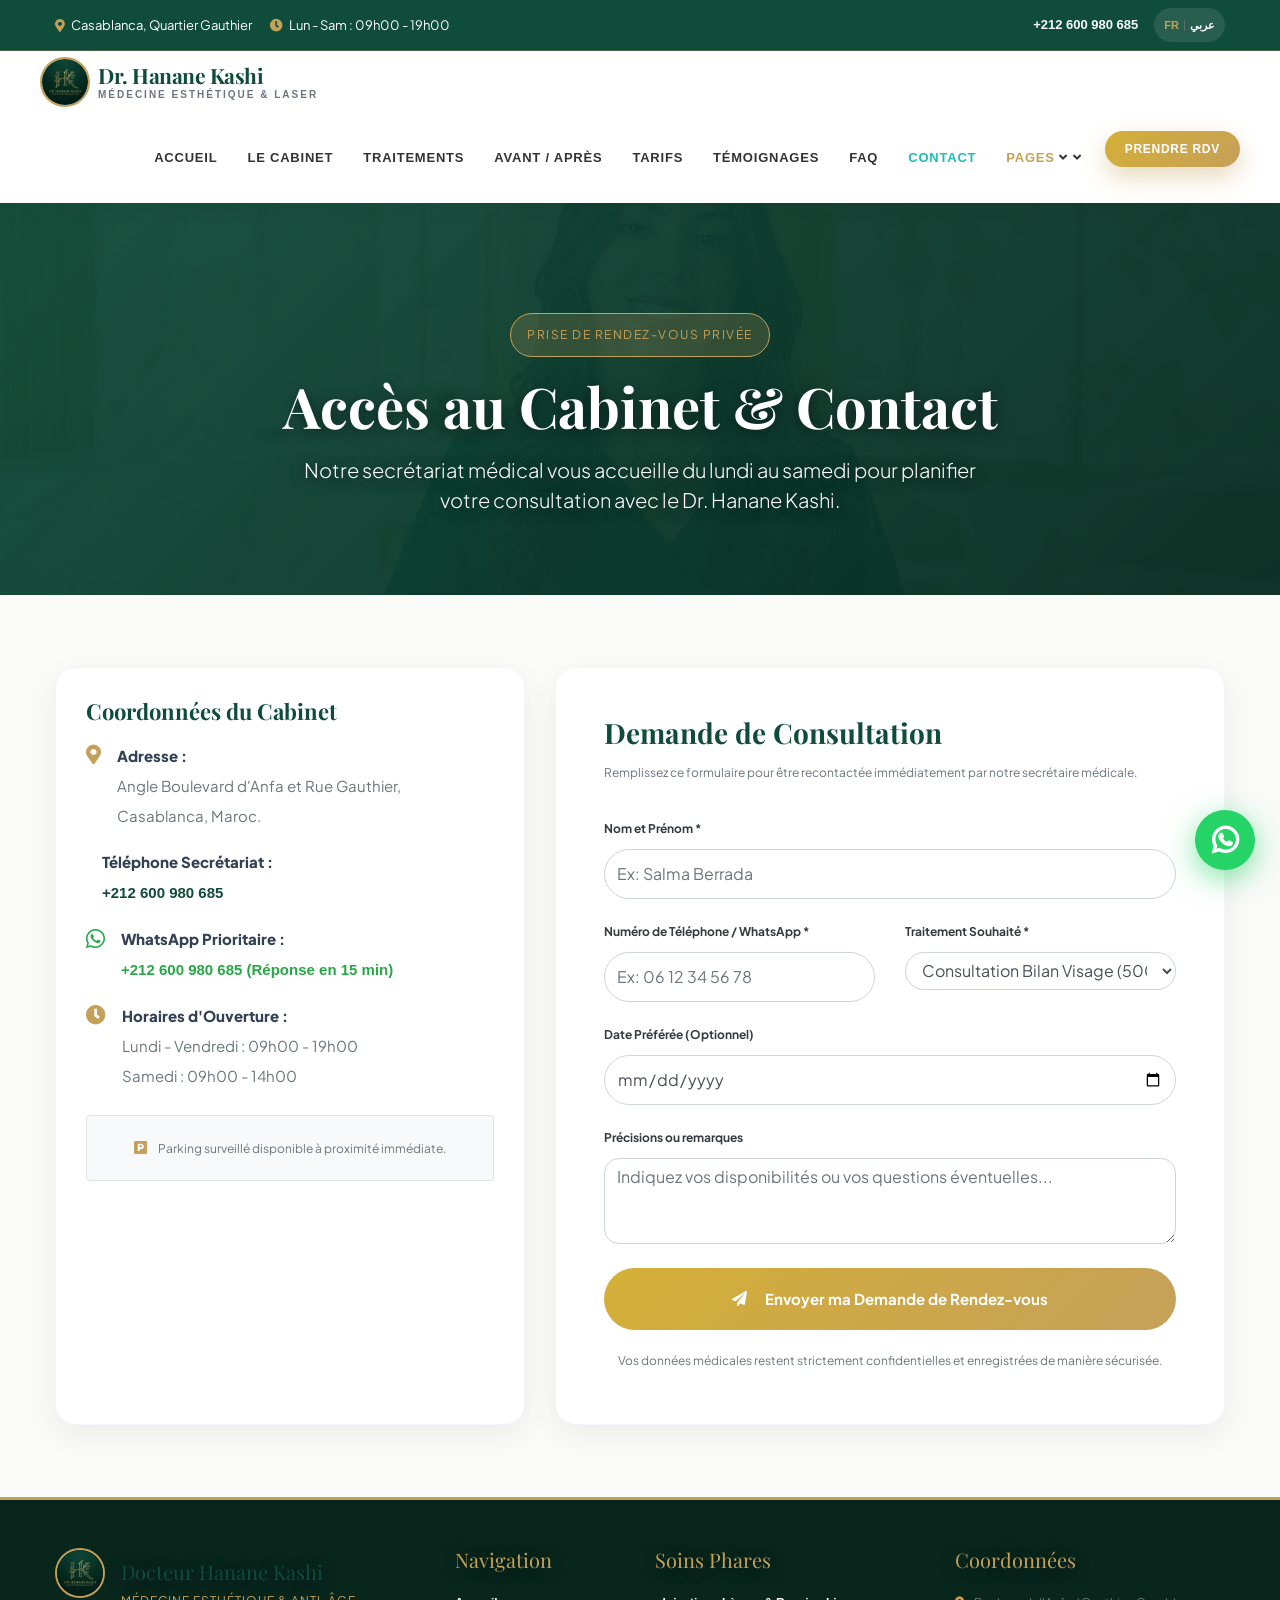
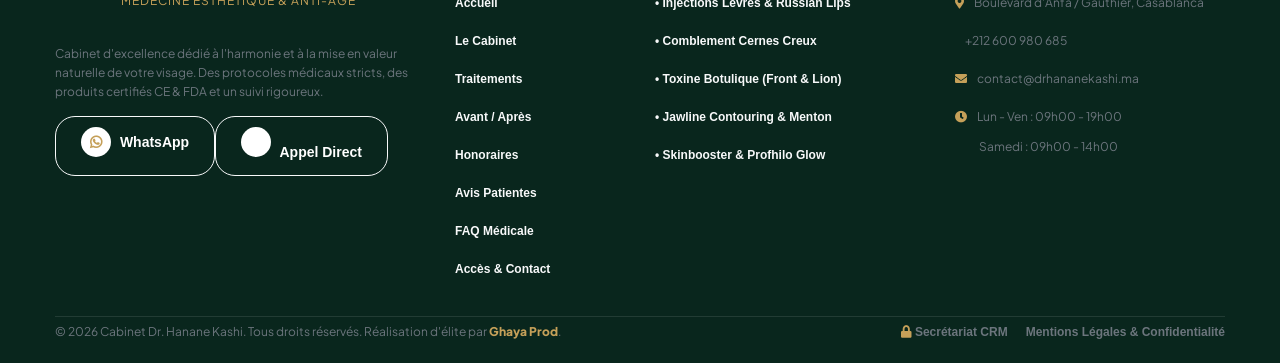
<file: contact.html>
<!DOCTYPE html>
<html lang="fr" dir="ltr">
<head>
    <meta charset="utf-8">
    <meta http-equiv="X-UA-Compatible" content="IE=edge">
    <meta name="viewport" content="width=device-width, initial-scale=1">
    <meta name="description" content="Docteur Hanane Kashi - Médecine Esthétique & Anti-Âge à Casablanca. Injections d'acide hyaluronique, botox, comblement des cernes, harmonisation faciale naturelle.">
    <title>Contact & Prise de Rendez-vous | Dr. Hanane Kashi Casablanca</title>
    <link rel="shortcut icon" href="assets/img/dr-kashi-logo.jpg" type="image/x-icon">

    <!-- CSS Assets -->
    <link href="assets/css/bootstrap.min.css" rel="stylesheet" />
    <link href="assets/css/font-awesome.min.css" rel="stylesheet" />
    <link href="assets/css/themify-icons.css" rel="stylesheet" />
    <link href="assets/css/flaticon-set.css" rel="stylesheet" />
    <link href="assets/css/magnific-popup.css" rel="stylesheet" />
    <link href="assets/css/owl.carousel.min.css" rel="stylesheet" />
    <link href="assets/css/owl.theme.default.min.css" rel="stylesheet" />
    <link href="assets/css/animate.css" rel="stylesheet" />
    <link href="assets/css/bootsnav.css" rel="stylesheet" />
    <link href="style.css" rel="stylesheet">
    <link href="assets/css/responsive.css" rel="stylesheet" />

    <!-- Google Fonts -->
    <link href="https://fonts.googleapis.com/css2?family=Plus+Jakarta+Sans:wght@300;400;500;600;700;800&family=Playfair+Display:ital,wght@0,600;0,700;1,400&family=Cairo:wght@400;600;700&display=swap" rel="stylesheet">
    
    <style>
        :root {
            --primary-emerald: #0f4c3a;
            --primary-gold: #c5a059;
            --primary-accent: #1ebeb6;
            --text-dark: #1e293b;
        }
        body {
            font-family: 'Plus Jakarta Sans', sans-serif;
            color: #334155;
            background-color: #ffffff;
            overflow-x: hidden;
        }
        h1, h2, h3, h4, .font-serif {
            font-family: 'Playfair Display', serif;
        }
        .bg-emerald { background-color: var(--primary-emerald) !important; }
        .text-emerald { color: var(--primary-emerald) !important; }
        .text-gold { color: var(--primary-gold) !important; }
        
        .btn-gold {
            background: linear-gradient(135deg, #d4af37, #c5a059);
            color: #fff !important;
            border: none;
            padding: 13px 26px;
            font-weight: 700;
            border-radius: 50px;
            box-shadow: 0 10px 25px rgba(197, 160, 89, 0.4);
            transition: all 0.3s ease;
            display: inline-flex;
            align-items: center;
            gap: 10px;
            text-decoration: none;
        }
        .btn-gold:hover {
            background: linear-gradient(135deg, #c5a059, #b08d46);
            transform: translateY(-2px);
            color: #fff !important;
        }
        .btn-whatsapp {
            background: #25D366;
            color: #fff !important;
            padding: 13px 26px;
            font-weight: 700;
            border-radius: 50px;
            border: none;
            display: inline-flex;
            align-items: center;
            gap: 10px;
            box-shadow: 0 8px 20px rgba(37, 211, 102, 0.35);
            transition: all 0.3s ease;
            text-decoration: none;
        }
        .btn-whatsapp:hover {
            background: #1eb956;
            transform: translateY(-2px);
            color: #fff;
        }
        .floating-whatsapp {
            position: fixed;
            bottom: 85px;
            right: 25px;
            background: #25D366;
            color: #fff !important;
            width: 60px;
            height: 60px;
            border-radius: 50%;
            display: flex;
            align-items: center;
            justify-content: center;
            font-size: 30px;
            box-shadow: 0 8px 30px rgba(37, 211, 102, 0.6);
            z-index: 9999;
            transition: transform 0.3s ease;
            animation: pulse-green 2s infinite;
            text-decoration: none;
        }
        .floating-whatsapp:hover { transform: scale(1.1); }
        @keyframes pulse-green {
            0% { box-shadow: 0 0 0 0 rgba(37, 211, 102, 0.7); }
            70% { box-shadow: 0 0 0 16px rgba(37, 211, 102, 0); }
            100% { box-shadow: 0 0 0 0 rgba(37, 211, 102, 0); }
        }
        .sticky-mobile-bar {
            position: fixed;
            bottom: 0; left: 0;
            width: 100%;
            background: rgba(15, 76, 58, 0.98);
            backdrop-filter: blur(10px);
            padding: 10px 15px;
            display: flex;
            gap: 10px;
            z-index: 9998;
            box-shadow: 0 -4px 20px rgba(0,0,0,0.15);
        }
        .sticky-mobile-bar a {
            flex: 1;
            text-align: center;
            padding: 12px 10px;
            border-radius: 12px;
            font-weight: 700;
            font-size: 13px;
            display: flex;
            align-items: center;
            justify-content: center;
            gap: 8px;
            text-decoration: none;
        }
        .sticky-call { background: #ffffff; color: #0f4c3a !important; }
        .sticky-wa { background: #25D366; color: #ffffff !important; }
        @media (min-width: 992px) {
            .sticky-mobile-bar { display: none; }
            .floating-whatsapp { bottom: 30px; }
        }
        .page-banner h1 { color: #ffffff !important; text-shadow: 0 3px 15px rgba(0,0,0,0.5); }
        .page-banner {
            background: linear-gradient(135deg, rgba(15, 76, 58, 0.95) 0%, rgba(10, 45, 35, 0.97) 100%), url('assets/img/dr-kashi-hero-banner.jpg') center/cover no-repeat;
            padding: 110px 0 80px;
            color: #fff;
            text-align: center;
        }
        .badge-gold {
            background: rgba(197, 160, 89, 0.2);
            color: #fce7b2;
            border: 1px solid #c5a059;
            padding: 6px 16px;
            border-radius: 30px;
            font-size: 12px;
            letter-spacing: 1.5px;
            display: inline-block;
            margin-bottom: 15px;
            text-transform: uppercase;
        }
        .clinic-card {
            background: #fff;
            border-radius: 20px;
            padding: 30px;
            box-shadow: 0 10px 30px rgba(0,0,0,0.06);
            border: 1px solid #f1f5f9;
            transition: all 0.3s ease;
            height: 100%;
        }
        .clinic-card:hover {
            transform: translateY(-5px);
            box-shadow: 0 18px 40px rgba(15, 76, 58, 0.12);
            border-color: #c5a059;
        }
        
    </style>

    <!-- Open Graph / Facebook / WhatsApp Preview -->
    <meta property="og:type" content="website">
    <meta property="og:site_name" content="Cabinet Dr. Hanane Kashi">
    <meta property="og:title" content="Contact & Prise de Rendez-vous | Cabinet Dr. Hanane Kashi">
    <meta property="og:description" content="Prenez rendez-vous directement en ligne ou sur WhatsApp avec le Dr. Hanane Kashi au Quartier Gauthier, Casablanca.">
    <meta property="og:image" content="assets/img/dr-kashi-hero-banner.jpg">
    <meta property="og:locale" content="fr_FR">

    <!-- Twitter Card -->
    <meta name="twitter:card" content="summary_large_image">
    <meta name="twitter:title" content="Contact & Prise de Rendez-vous | Cabinet Dr. Hanane Kashi">
    <meta name="twitter:description" content="Prenez rendez-vous directement en ligne ou sur WhatsApp avec le Dr. Hanane Kashi au Quartier Gauthier, Casablanca.">
    <meta name="twitter:image" content="assets/img/dr-kashi-hero-banner.jpg">
    <meta name="theme-color" content="#0f4c3a">
    
    <!-- Schema.org MedicalBusiness JSON-LD -->
    <script type="application/ld+json">
    {
      "@context": "https://schema.org",
      "@type": "Physician",
      "name": "Docteur Hanane Kashi - Médecine Esthétique & Laser",
      "image": "assets/img/dr-kashi-desk.png",
      "url": "https://drhananekashi.ma",
      "telephone": "+212600980685",
      "priceRange": "500 - 5000 MAD",
      "address": {
        "@type": "PostalAddress",
        "streetAddress": "Angle Boulevard d'Anfa et Rue Gauthier",
        "addressLocality": "Casablanca",
        "addressRegion": "Grand Casablanca",
        "postalCode": "20000",
        "addressCountry": "MA"
      },
      "geo": {
        "@type": "GeoCoordinates",
        "latitude": 33.589886,
        "longitude": -7.632053
      },
      "openingHoursSpecification": [
        {
          "@type": "OpeningHoursSpecification",
          "dayOfWeek": ["Monday", "Tuesday", "Wednesday", "Thursday", "Friday"],
          "opens": "09:00",
          "closes": "19:00"
        },
        {
          "@type": "OpeningHoursSpecification",
          "dayOfWeek": ["Saturday"],
          "opens": "09:00",
          "closes": "14:00"
        }
      ],
      "medicalSpecialty": [
        "Dermatology",
        "PlasticSurgery"
      ]
    }
    </script>


</head>
<body>
    
    <!-- Topbar Info -->
    <div class="top-bar-area bg-emerald text-light py-2" style="font-size: 13px; border-bottom: 1px solid rgba(197, 160, 89, 0.3);">
        <div class="container">
            <div class="row align-items-center">
                <div class="col-md-7 col-12 text-center text-md-left">
                    <span class="mr-3"><i class="fas fa-map-marker-alt text-gold mr-1"></i> Casablanca, Quartier Gauthier</span>
                    <span><i class="fas fa-clock text-gold mr-1"></i> Lun - Sam : 09h00 - 19h00</span>
                </div>
                <div class="col-md-5 col-12 text-center text-md-right mt-1 mt-md-0 d-flex justify-content-center justify-content-md-end align-items-center">
                    <a href="tel:+212600980685" class="text-light mr-3 font-weight-bold"><i class="fas fa-phone-alt text-gold mr-1"></i> +212 600 980 685</a>
                    <div class="lang-switch d-inline-flex align-items-center" style="background: rgba(255,255,255,0.1); padding: 2px 10px; border-radius: 20px;">
                        <a href="index.html" style="color: #c5a059; font-weight: bold; font-size: 11px;">FR</a>
                        <span class="text-muted mx-1" style="font-size: 10px;">|</span>
                        <a href="ar.html" style="color: #fff; font-size: 11px;">عربي</a>
                    </div>
                </div>
            </div>
        </div>
    </div>

    <!-- Navigation -->
    <header id="home">
        <nav class="navbar navbar-default navbar-sticky bootsnav">
            <div class="container">
                <div class="navbar-header">
                    <button type="button" class="navbar-toggle" data-toggle="collapse" data-target="#navbar-menu">
                        <i class="fa fa-bars"></i>
                    </button>
                    <a class="navbar-brand d-flex align-items-center" href="index.html" style="padding: 6px 0;">
                        <img src="assets/img/dr-kashi-logo.jpg" alt="Logo Dr Hanane Kashi" style="height: 50px; width: 50px; border-radius: 50%; object-fit: cover; border: 2px solid #c5a059;" class="mr-2">
                        <div style="line-height: 1.2;">
                            <span class="font-serif font-weight-bold" style="font-size: 21px; color: var(--primary-emerald); letter-spacing: -0.5px;">Dr. Hanane Kashi</span>
                            <span class="d-block text-muted" style="font-size: 10px; text-transform: uppercase; letter-spacing: 2px;">Médecine Esthétique & Laser</span>
                        </div>
                    </a>
                </div>

                <div class="collapse navbar-collapse" id="navbar-menu">
                    <ul class="nav navbar-nav navbar-right" data-in="fadeInDown" data-out="fadeOutUp">
                        <li><a href="index.html">Accueil</a></li>
<li><a href="a-propos.html">Le Cabinet</a></li>
<li><a href="traitements.html">Traitements</a></li>
<li><a href="avant-apres.html">Avant / Après</a></li>
<li><a href="tarifs.html">Tarifs</a></li>
<li><a href="temoignages.html">Témoignages</a></li>
<li><a href="faq.html">FAQ</a></li>
<li class="active"><a href="contact.html">Contact</a></li>

                        
        <li class="dropdown">
            <a href="javascript:void(0)" class="dropdown-toggle" data-toggle="dropdown"><span style="color: #c5a059; font-weight: 700;">Pages</span> <i class="fa fa-angle-down"></i></a>
            <ul class="dropdown-menu">
                <li><a href="a-propos.html"><i class="fa fa-user-md mr-2" style="color: #c5a059;"></i> Le Cabinet & Dr. Kashi</a></li>
                <li><a href="traitements.html"><i class="fa fa-magic mr-2" style="color: #c5a059;"></i> Catalogue des Soins</a></li>
                <li><a href="avant-apres.html"><i class="fa fa-sliders mr-2" style="color: #c5a059;"></i> Galerie Avant / Après</a></li>
                <li><a href="tarifs.html"><i class="fa fa-tag mr-2" style="color: #c5a059;"></i> Honoraires & Forfaits</a></li>
                <li><a href="temoignages.html"><i class="fa fa-star mr-2" style="color: #c5a059;"></i> Avis Patientes</a></li>
                <li><a href="faq.html"><i class="fa fa-question-circle mr-2" style="color: #c5a059;"></i> Questions Fréquentes</a></li>
                <li><a href="contact.html"><i class="fa fa-map-marker mr-2" style="color: #c5a059;"></i> Accès & Contact</a></li>
                <li class="divider"></li>
                <li><a href="admin.html"><i class="fa fa-lock mr-2" style="color: #0f4c3a;"></i> Espace Secrétariat (CRM)</a></li>
            </ul>
        </li>
    
                        <li class="d-none d-lg-block ml-2">
                            <a href="contact.html" class="btn-gold" style="padding: 8px 20px !important; margin-top: 18px; color: #fff !important; font-size: 12px;">Prendre RDV</a>
                        </li>
                    </ul>
                </div>
            </div>
        </nav>
    </header>
    
    
    <!-- Page Banner -->
    <div class="page-banner">
        <div class="container">
            <span class="badge-gold">Prise de Rendez-vous Privée</span>
            <h1 class="display-4 font-weight-bold mb-3 font-serif" style="color: #ffffff !important; text-shadow: 0 3px 15px rgba(0,0,0,0.5);">Accès au Cabinet & Contact</h1>
            <p class="lead max-w-700 mx-auto" style="color: #cbd5e1; max-width: 700px; margin: 0 auto;">
                Notre secrétariat médical vous accueille du lundi au samedi pour planifier votre consultation avec le Dr. Hanane Kashi.
            </p>
        </div>
    </div>

    <!-- Contact Details & Form -->
    <div class="py-5" style="background: #fafaf9;">
        <div class="container py-4">
            <div class="row">
                
                <!-- Left: Info & Map -->
                <div class="col-lg-5 mb-5 mb-lg-0">
                    <div class="clinic-card mb-4">
                        <h4 class="font-serif font-weight-bold text-emerald mb-3">Coordonnées du Cabinet</h4>
                        <ul class="list-unstyled mb-4">
                            <li class="mb-3 d-flex">
                                <i class="fas fa-map-marker-alt text-gold mr-3 mt-1" style="font-size: 20px;"></i>
                                <div>
                                    <strong>Adresse :</strong><br>
                                    <span class="text-muted">Angle Boulevard d'Anfa et Rue Gauthier, Casablanca, Maroc.</span>
                                </div>
                            </li>
                            <li class="mb-3 d-flex">
                                <i class="fas fa-phone-alt text-gold mr-3 mt-1" style="font-size: 20px;"></i>
                                <div>
                                    <strong>Téléphone Secrétariat :</strong><br>
                                    <a href="tel:+212600980685" class="text-emerald font-weight-bold">+212 600 980 685</a>
                                </div>
                            </li>
                            <li class="mb-3 d-flex">
                                <i class="fab fa-whatsapp text-success mr-3 mt-1" style="font-size: 22px;"></i>
                                <div>
                                    <strong>WhatsApp Prioritaire :</strong><br>
                                    <a href="https://wa.me/212600980685" target="_blank" class="text-success font-weight-bold">+212 600 980 685 (Réponse en 15 min)</a>
                                </div>
                            </li>
                            <li class="mb-3 d-flex">
                                <i class="fas fa-clock text-gold mr-3 mt-1" style="font-size: 20px;"></i>
                                <div>
                                    <strong>Horaires d'Ouverture :</strong><br>
                                    <span class="text-muted">Lundi - Vendredi : 09h00 - 19h00<br>Samedi : 09h00 - 14h00</span>
                                </div>
                            </li>
                        </ul>
                        <div class="p-3 bg-light rounded border text-center">
                            <i class="fas fa-parking text-gold mr-2"></i>
                            <small class="text-muted">Parking surveillé disponible à proximité immédiate.</small>
                        </div>
                    </div>
                </div>

                <!-- Right: Booking Form with CRM Storage -->
                <div class="col-lg-7">
                    <div class="clinic-card p-4 p-md-5">
                        <h3 class="font-serif font-weight-bold text-emerald mb-2">Demande de Consultation</h3>
                        <p class="text-muted small mb-4">Remplissez ce formulaire pour être recontactée immédiatement par notre secrétaire médicale.</p>

                        <form id="contactBookingForm" onsubmit="handleContactPageSubmit(event)">
                            <div class="form-group mb-3">
                                <label class="font-weight-bold small text-dark">Nom et Prénom *</label>
                                <input type="text" id="cpName" class="form-control rounded-pill" placeholder="Ex: Salma Berrada" required>
                            </div>

                            <div class="row">
                                <div class="col-md-6 form-group mb-3">
                                    <label class="font-weight-bold small text-dark">Numéro de Téléphone / WhatsApp *</label>
                                    <input type="tel" id="cpPhone" class="form-control rounded-pill" placeholder="Ex: 06 12 34 56 78" required>
                                </div>
                                <div class="col-md-6 form-group mb-3">
                                    <label class="font-weight-bold small text-dark">Traitement Souhaité *</label>
                                    <select id="cpTreatment" class="form-control rounded-pill" required>
                                        <option value="Consultation Bilan Visage">Consultation Bilan Visage (500 MAD)</option>
                                        <option value="Injections Lèvres & Russian Lips">Injections Lèvres & Russian Lips</option>
                                        <option value="Comblement Cernes Creux">Comblement Cernes Creux</option>
                                        <option value="Toxine Botulique (Botox)">Toxine Botulique (Botox)</option>
                                        <option value="Jawline & Menton">Jawline & Menton</option>
                                        <option value="Profhilo & Skinbooster">Profhilo & Skinbooster Glow</option>
                                        <option value="Autre demande">Autre soin spécifique</option>
                                    </select>
                                </div>
                            </div>

                            <div class="form-group mb-3">
                                <label class="font-weight-bold small text-dark">Date Préférée (Optionnel)</label>
                                <input type="date" id="cpDate" class="form-control rounded-pill">
                            </div>

                            <div class="form-group mb-4">
                                <label class="font-weight-bold small text-dark">Précisions ou remarques</label>
                                <textarea id="cpNote" class="form-control" rows="3" placeholder="Indiquez vos disponibilités ou vos questions éventuelles..." style="border-radius: 15px;"></textarea>
                            </div>

                            <button type="submit" class="btn-gold btn-block justify-content-center py-3">
                                <i class="fas fa-paper-plane mr-2"></i> Envoyer ma Demande de Rendez-vous
                            </button>
                            <small class="text-muted d-block text-center mt-3">
                                Vos données médicales restent strictement confidentielles et enregistrées de manière sécurisée.
                            </small>
                        </form>
                    </div>
                </div>

            </div>
        </div>
    </div>

    <script>
    function handleContactPageSubmit(e) {
        e.preventDefault();
        var name = document.getElementById('cpName').value.trim();
        var phone = document.getElementById('cpPhone').value.trim();
        var treatment = document.getElementById('cpTreatment').value;
        var date = document.getElementById('cpDate').value;
        var note = document.getElementById('cpNote').value.trim();

        // 1. Record into CRM
        recordPatientInCRM(name, phone, treatment, date, 'Page Contact', note);

        // 2. Open WhatsApp confirmation
        var msg = "Bonjour Dr. Hanane Kashi,%0A%0AJe souhaite réserver une consultation :%0A" +
                  "• Nom : " + encodeURIComponent(name) + "%0A" +
                  "• Téléphone : " + encodeURIComponent(phone) + "%0A" +
                  "• Soin souhaité : " + encodeURIComponent(treatment);
        if (date) {
            msg += "%0A• Date souhaitée : " + encodeURIComponent(date);
        }
        if (note) {
            msg += "%0A• Remarque : " + encodeURIComponent(note);
        }
        msg += "%0A%0AMerci de me recontacter pour confirmer le créneau.";

        window.open("https://wa.me/212600980685?text=" + msg, "_blank");
    }
    </script>

    
    <!-- Footer -->
    <footer class="bg-dark text-light pt-5 pb-3" style="background: #09261d !important; border-top: 3px solid #c5a059;">
        <div class="container">
            <div class="row">
                <div class="col-lg-4 col-md-6 mb-4">
                    <div class="d-flex align-items-center mb-3">
                        <img src="assets/img/dr-kashi-logo.jpg" alt="Dr Kashi" style="height: 50px; width: 50px; border-radius: 50%; border: 2px solid #c5a059;" class="mr-3">
                        <div>
                            <h4 class="font-serif text-white mb-0" style="font-size: 20px;">Docteur Hanane Kashi</h4>
                            <small class="text-gold text-uppercase" style="letter-spacing: 1px;">Médecine Esthétique & Anti-Âge</small>
                        </div>
                    </div>
                    <p class="text-muted small" style="line-height: 1.6;">
                        Cabinet d'excellence dédié à l'harmonie et à la mise en valeur naturelle de votre visage. Des protocoles médicaux stricts, des produits certifiés CE & FDA et un suivi rigoureux.
                    </p>
                    <div class="d-flex gap-2">
                        <a href="https://wa.me/212600980685" target="_blank" class="btn btn-sm btn-outline-light" style="border-radius: 20px;"><i class="fab fa-whatsapp text-gold"></i> WhatsApp</a>
                        <a href="tel:+212600980685" class="btn btn-sm btn-outline-light" style="border-radius: 20px;"><i class="fas fa-phone-alt text-gold"></i> Appel Direct</a>
                    </div>
                </div>

                <div class="col-lg-2 col-md-6 mb-4">
                    <h5 class="text-gold font-serif mb-3">Navigation</h5>
                    <ul class="list-unstyled small text-muted">
                        <li class="mb-2"><a href="index.html" class="text-light text-decoration-none">Accueil</a></li>
                        <li class="mb-2"><a href="a-propos.html" class="text-light text-decoration-none">Le Cabinet</a></li>
                        <li class="mb-2"><a href="traitements.html" class="text-light text-decoration-none">Traitements</a></li>
                        <li class="mb-2"><a href="avant-apres.html" class="text-light text-decoration-none">Avant / Après</a></li>
                        <li class="mb-2"><a href="tarifs.html" class="text-light text-decoration-none">Honoraires</a></li>
                        <li class="mb-2"><a href="temoignages.html" class="text-light text-decoration-none">Avis Patientes</a></li>
                        <li class="mb-2"><a href="faq.html" class="text-light text-decoration-none">FAQ Médicale</a></li>
                        <li class="mb-2"><a href="contact.html" class="text-light text-decoration-none">Accès & Contact</a></li>
                    </ul>
                </div>

                <div class="col-lg-3 col-md-6 mb-4">
                    <h5 class="text-gold font-serif mb-3">Soins Phares</h5>
                    <ul class="list-unstyled small text-muted">
                        <li class="mb-2"><a href="traitements.html#levres" class="text-light text-decoration-none">• Injections Lèvres & Russian Lips</a></li>
                        <li class="mb-2"><a href="traitements.html#cernes" class="text-light text-decoration-none">• Comblement Cernes Creux</a></li>
                        <li class="mb-2"><a href="traitements.html#botox" class="text-light text-decoration-none">• Toxine Botulique (Front & Lion)</a></li>
                        <li class="mb-2"><a href="traitements.html#jawline" class="text-light text-decoration-none">• Jawline Contouring & Menton</a></li>
                        <li class="mb-2"><a href="traitements.html#profhilo" class="text-light text-decoration-none">• Skinbooster & Profhilo Glow</a></li>
                    </ul>
                </div>

                <div class="col-lg-3 col-md-6 mb-4">
                    <h5 class="text-gold font-serif mb-3">Coordonnées</h5>
                    <ul class="list-unstyled small text-muted">
                        <li class="mb-2"><i class="fas fa-map-marker-alt text-gold mr-2"></i> Boulevard d'Anfa / Gauthier, Casablanca</li>
                        <li class="mb-2"><i class="fas fa-phone-alt text-gold mr-2"></i> +212 600 980 685</li>
                        <li class="mb-2"><i class="fas fa-envelope text-gold mr-2"></i> contact@drhananekashi.ma</li>
                        <li class="mb-2"><i class="fas fa-clock text-gold mr-2"></i> Lun - Ven : 09h00 - 19h00<br><span class="ml-4">Samedi : 09h00 - 14h00</span></li>
                    </ul>
                </div>
            </div>

            <hr style="border-color: rgba(255,255,255,0.1);">
            <div class="row align-items-center small text-muted">
                <div class="col-md-6 text-center text-md-left">
                    &copy; 2026 Cabinet Dr. Hanane Kashi. Tous droits réservés. Réalisation d'élite par <strong class="text-gold">Ghaya Prod</strong>.
                </div>
                <div class="col-md-6 text-center text-md-right mt-2 mt-md-0">
                    <a href="admin.html" class="text-muted mr-3"><i class="fas fa-lock text-gold"></i> Secrétariat CRM</a>
                    <a href="contact.html" class="text-muted">Mentions Légales & Confidentialité</a>
                </div>
            </div>
        </div>
    </footer>

    <!-- Floating WhatsApp -->
    <a href="https://wa.me/212600980685?text=Bonjour%20Dr.%20Hanane%20Kashi,%20je%20souhaite%20r%C3%A9server%20une%20consultation." target="_blank" class="floating-whatsapp" title="Contacter sur WhatsApp">
        <i class="fab fa-whatsapp"></i>
    </a>

    <!-- Sticky Mobile Bar -->
    <div class="sticky-mobile-bar">
        <a href="tel:+212600980685" class="sticky-call">
            <i class="fas fa-phone-alt"></i> Appeler le Cabinet
        </a>
        <a href="https://wa.me/212600980685?text=Bonjour%20Dr.%20Hanane%20Kashi,%20je%20souhaite%20r%C3%A9server%20une%20consultation." target="_blank" class="sticky-wa">
            <i class="fab fa-whatsapp"></i> WhatsApp Direct
        </a>
    </div>

    <!-- Scripts -->
    <script src="assets/js/jquery-1.12.4.min.js"></script>
    <script src="assets/js/bootstrap.min.js"></script>
    <script src="assets/js/equal-height.min.js"></script>
    <script src="assets/js/jquery.appear.js"></script>
    <script src="assets/js/jquery.easing.min.js"></script>
    <script src="assets/js/jquery.magnific-popup.min.js"></script>
    <script src="assets/js/modernizr.custom.13711.js"></script>
    <script src="assets/js/owl.carousel.min.js"></script>
    <script src="assets/js/wow.min.js"></script>
    <script src="assets/js/progress-bar.min.js"></script>
    <script src="assets/js/isotope.pkgd.min.js"></script>
    <script src="assets/js/imagesloaded.pkgd.min.js"></script>
    <script src="assets/js/count-to.js"></script>
    <script src="assets/js/YTPlayer.min.js"></script>
    <script src="assets/js/bootsnav.js"></script>
    <script src="assets/js/main.js"></script>

    <script>
    // Lead Storage Helper
    function recordPatientInCRM(name, phone, treatment, date, source, note) {
        try {
            var list = [];
            var stored = localStorage.getItem('dr_kashi_patients');
            if (stored) {
                list = JSON.parse(stored);
            }
            var newLead = {
                id: Date.now().toString(),
                name: name || 'Patiente Web',
                phone: phone || '',
                treatment: treatment || 'Consultation Globale',
                date: date || new Date().toISOString().slice(0, 10),
                status: 'Nouveau',
                source: source || 'Site Web',
                note: note || ('Demande reçue via ' + (source || 'Site Web'))
            };
            list.unshift(newLead);
            localStorage.setItem('dr_kashi_patients', JSON.stringify(list));
        } catch(e) {
            console.error("Erreur enregistrement CRM :", e);
        }
    }
    </script>
    
</body>
</html>
</file>
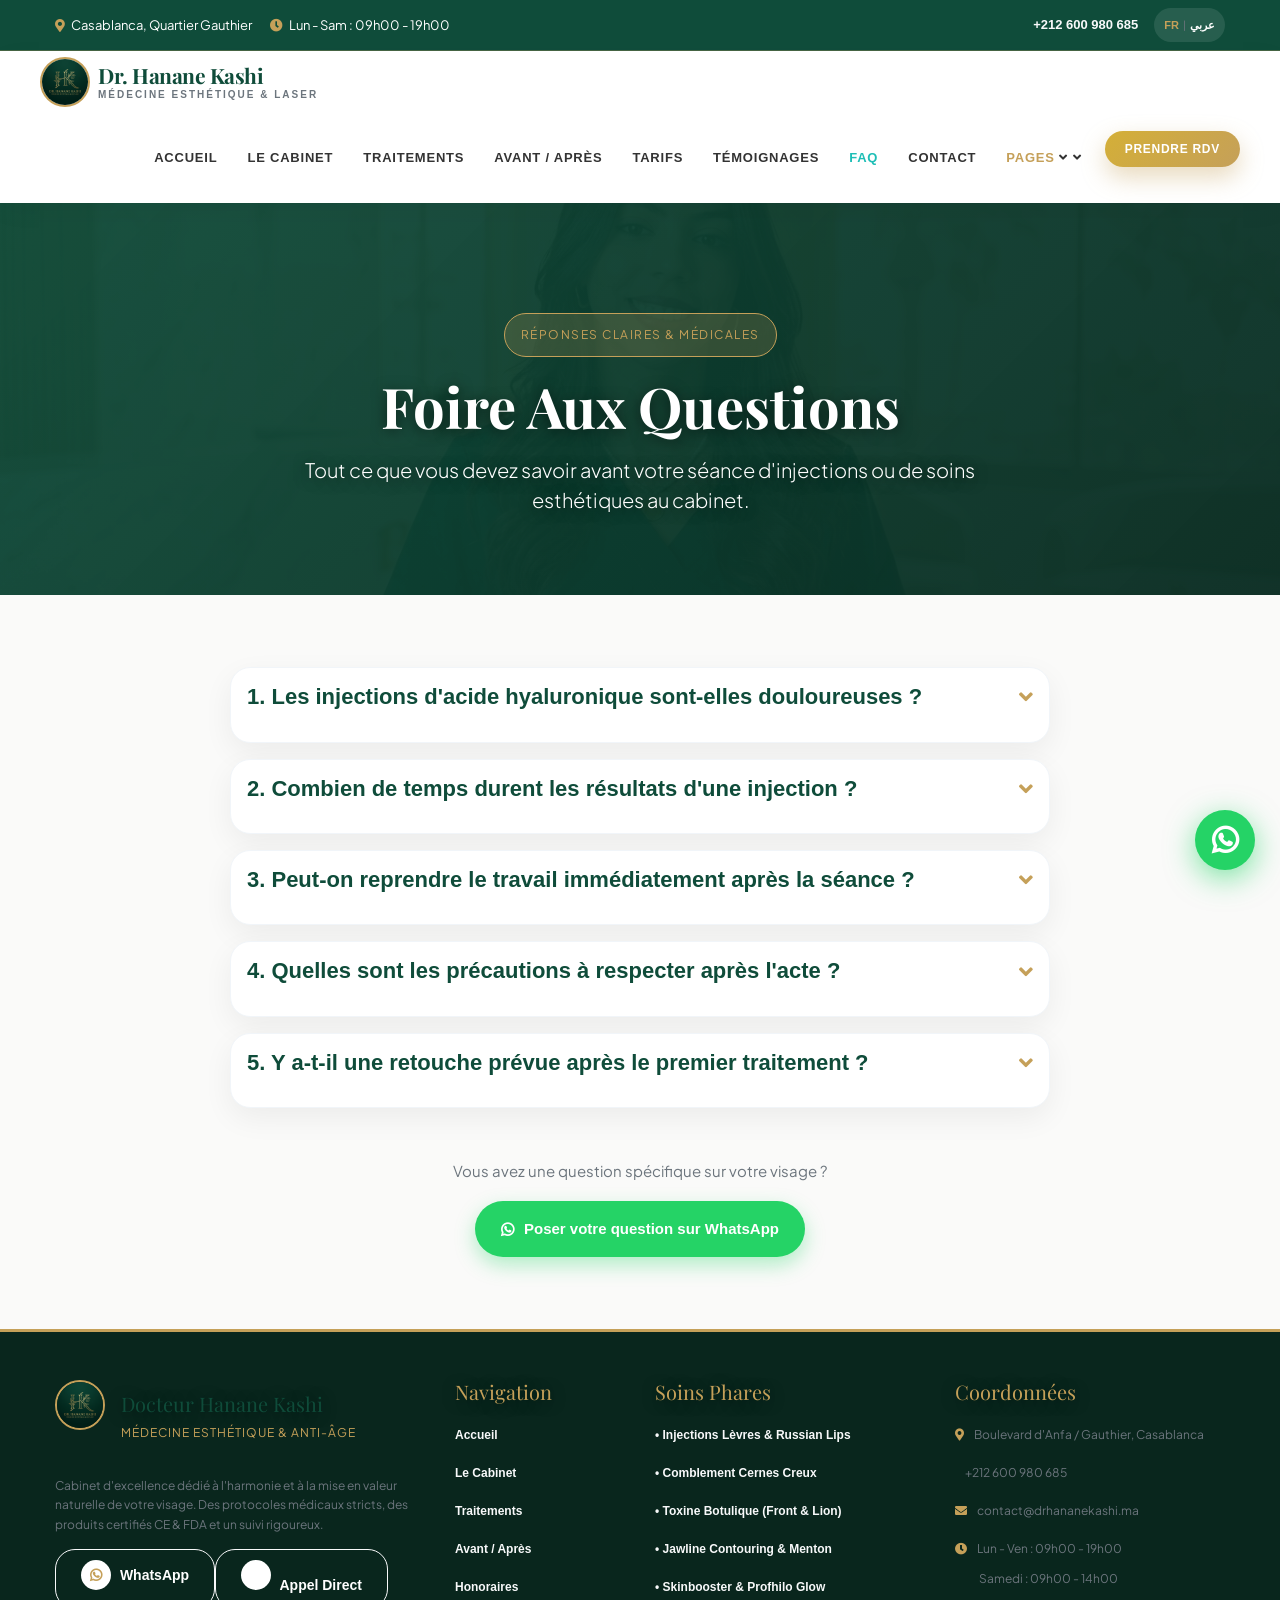
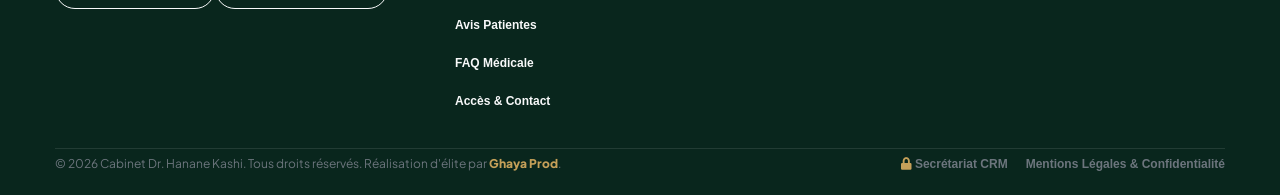
<file: faq.html>
<!DOCTYPE html>
<html lang="fr" dir="ltr">
<head>
    <meta charset="utf-8">
    <meta http-equiv="X-UA-Compatible" content="IE=edge">
    <meta name="viewport" content="width=device-width, initial-scale=1">
    <meta name="description" content="Docteur Hanane Kashi - Médecine Esthétique & Anti-Âge à Casablanca. Injections d'acide hyaluronique, botox, comblement des cernes, harmonisation faciale naturelle.">
    <title>Questions Fréquentes (FAQ) | Dr. Hanane Kashi Casablanca</title>
    <link rel="shortcut icon" href="assets/img/dr-kashi-logo.jpg" type="image/x-icon">

    <!-- CSS Assets -->
    <link href="assets/css/bootstrap.min.css" rel="stylesheet" />
    <link href="assets/css/font-awesome.min.css" rel="stylesheet" />
    <link href="assets/css/themify-icons.css" rel="stylesheet" />
    <link href="assets/css/flaticon-set.css" rel="stylesheet" />
    <link href="assets/css/magnific-popup.css" rel="stylesheet" />
    <link href="assets/css/owl.carousel.min.css" rel="stylesheet" />
    <link href="assets/css/owl.theme.default.min.css" rel="stylesheet" />
    <link href="assets/css/animate.css" rel="stylesheet" />
    <link href="assets/css/bootsnav.css" rel="stylesheet" />
    <link href="style.css" rel="stylesheet">
    <link href="assets/css/responsive.css" rel="stylesheet" />

    <!-- Google Fonts -->
    <link href="https://fonts.googleapis.com/css2?family=Plus+Jakarta+Sans:wght@300;400;500;600;700;800&family=Playfair+Display:ital,wght@0,600;0,700;1,400&family=Cairo:wght@400;600;700&display=swap" rel="stylesheet">
    
    <style>
        :root {
            --primary-emerald: #0f4c3a;
            --primary-gold: #c5a059;
            --primary-accent: #1ebeb6;
            --text-dark: #1e293b;
        }
        body {
            font-family: 'Plus Jakarta Sans', sans-serif;
            color: #334155;
            background-color: #ffffff;
            overflow-x: hidden;
        }
        h1, h2, h3, h4, .font-serif {
            font-family: 'Playfair Display', serif;
        }
        .bg-emerald { background-color: var(--primary-emerald) !important; }
        .text-emerald { color: var(--primary-emerald) !important; }
        .text-gold { color: var(--primary-gold) !important; }
        
        .btn-gold {
            background: linear-gradient(135deg, #d4af37, #c5a059);
            color: #fff !important;
            border: none;
            padding: 13px 26px;
            font-weight: 700;
            border-radius: 50px;
            box-shadow: 0 10px 25px rgba(197, 160, 89, 0.4);
            transition: all 0.3s ease;
            display: inline-flex;
            align-items: center;
            gap: 10px;
            text-decoration: none;
        }
        .btn-gold:hover {
            background: linear-gradient(135deg, #c5a059, #b08d46);
            transform: translateY(-2px);
            color: #fff !important;
        }
        .btn-whatsapp {
            background: #25D366;
            color: #fff !important;
            padding: 13px 26px;
            font-weight: 700;
            border-radius: 50px;
            border: none;
            display: inline-flex;
            align-items: center;
            gap: 10px;
            box-shadow: 0 8px 20px rgba(37, 211, 102, 0.35);
            transition: all 0.3s ease;
            text-decoration: none;
        }
        .btn-whatsapp:hover {
            background: #1eb956;
            transform: translateY(-2px);
            color: #fff;
        }
        .floating-whatsapp {
            position: fixed;
            bottom: 85px;
            right: 25px;
            background: #25D366;
            color: #fff !important;
            width: 60px;
            height: 60px;
            border-radius: 50%;
            display: flex;
            align-items: center;
            justify-content: center;
            font-size: 30px;
            box-shadow: 0 8px 30px rgba(37, 211, 102, 0.6);
            z-index: 9999;
            transition: transform 0.3s ease;
            animation: pulse-green 2s infinite;
            text-decoration: none;
        }
        .floating-whatsapp:hover { transform: scale(1.1); }
        @keyframes pulse-green {
            0% { box-shadow: 0 0 0 0 rgba(37, 211, 102, 0.7); }
            70% { box-shadow: 0 0 0 16px rgba(37, 211, 102, 0); }
            100% { box-shadow: 0 0 0 0 rgba(37, 211, 102, 0); }
        }
        .sticky-mobile-bar {
            position: fixed;
            bottom: 0; left: 0;
            width: 100%;
            background: rgba(15, 76, 58, 0.98);
            backdrop-filter: blur(10px);
            padding: 10px 15px;
            display: flex;
            gap: 10px;
            z-index: 9998;
            box-shadow: 0 -4px 20px rgba(0,0,0,0.15);
        }
        .sticky-mobile-bar a {
            flex: 1;
            text-align: center;
            padding: 12px 10px;
            border-radius: 12px;
            font-weight: 700;
            font-size: 13px;
            display: flex;
            align-items: center;
            justify-content: center;
            gap: 8px;
            text-decoration: none;
        }
        .sticky-call { background: #ffffff; color: #0f4c3a !important; }
        .sticky-wa { background: #25D366; color: #ffffff !important; }
        @media (min-width: 992px) {
            .sticky-mobile-bar { display: none; }
            .floating-whatsapp { bottom: 30px; }
        }
        .page-banner h1 { color: #ffffff !important; text-shadow: 0 3px 15px rgba(0,0,0,0.5); }
        .page-banner {
            background: linear-gradient(135deg, rgba(15, 76, 58, 0.95) 0%, rgba(10, 45, 35, 0.97) 100%), url('assets/img/dr-kashi-hero-banner.jpg') center/cover no-repeat;
            padding: 110px 0 80px;
            color: #fff;
            text-align: center;
        }
        .badge-gold {
            background: rgba(197, 160, 89, 0.2);
            color: #fce7b2;
            border: 1px solid #c5a059;
            padding: 6px 16px;
            border-radius: 30px;
            font-size: 12px;
            letter-spacing: 1.5px;
            display: inline-block;
            margin-bottom: 15px;
            text-transform: uppercase;
        }
        .clinic-card {
            background: #fff;
            border-radius: 20px;
            padding: 30px;
            box-shadow: 0 10px 30px rgba(0,0,0,0.06);
            border: 1px solid #f1f5f9;
            transition: all 0.3s ease;
            height: 100%;
        }
        .clinic-card:hover {
            transform: translateY(-5px);
            box-shadow: 0 18px 40px rgba(15, 76, 58, 0.12);
            border-color: #c5a059;
        }
        
    </style>

    <!-- Open Graph / Facebook / WhatsApp Preview -->
    <meta property="og:type" content="website">
    <meta property="og:site_name" content="Cabinet Dr. Hanane Kashi">
    <meta property="og:title" content="Questions Fréquentes sur les Injections | Dr. Hanane Kashi">
    <meta property="og:description" content="Réponses médicales à toutes vos interrogations : douleur, durée de tenue, précautions post-injection et contre-indications.">
    <meta property="og:image" content="assets/img/dr-kashi-hero-banner.jpg">
    <meta property="og:locale" content="fr_FR">

    <!-- Twitter Card -->
    <meta name="twitter:card" content="summary_large_image">
    <meta name="twitter:title" content="Questions Fréquentes sur les Injections | Dr. Hanane Kashi">
    <meta name="twitter:description" content="Réponses médicales à toutes vos interrogations : douleur, durée de tenue, précautions post-injection et contre-indications.">
    <meta name="twitter:image" content="assets/img/dr-kashi-hero-banner.jpg">
    <meta name="theme-color" content="#0f4c3a">
    
    <!-- Schema.org MedicalBusiness JSON-LD -->
    <script type="application/ld+json">
    {
      "@context": "https://schema.org",
      "@type": "Physician",
      "name": "Docteur Hanane Kashi - Médecine Esthétique & Laser",
      "image": "assets/img/dr-kashi-desk.png",
      "url": "https://drhananekashi.ma",
      "telephone": "+212600980685",
      "priceRange": "500 - 5000 MAD",
      "address": {
        "@type": "PostalAddress",
        "streetAddress": "Angle Boulevard d'Anfa et Rue Gauthier",
        "addressLocality": "Casablanca",
        "addressRegion": "Grand Casablanca",
        "postalCode": "20000",
        "addressCountry": "MA"
      },
      "geo": {
        "@type": "GeoCoordinates",
        "latitude": 33.589886,
        "longitude": -7.632053
      },
      "openingHoursSpecification": [
        {
          "@type": "OpeningHoursSpecification",
          "dayOfWeek": ["Monday", "Tuesday", "Wednesday", "Thursday", "Friday"],
          "opens": "09:00",
          "closes": "19:00"
        },
        {
          "@type": "OpeningHoursSpecification",
          "dayOfWeek": ["Saturday"],
          "opens": "09:00",
          "closes": "14:00"
        }
      ],
      "medicalSpecialty": [
        "Dermatology",
        "PlasticSurgery"
      ]
    }
    </script>


</head>
<body>
    
    <!-- Topbar Info -->
    <div class="top-bar-area bg-emerald text-light py-2" style="font-size: 13px; border-bottom: 1px solid rgba(197, 160, 89, 0.3);">
        <div class="container">
            <div class="row align-items-center">
                <div class="col-md-7 col-12 text-center text-md-left">
                    <span class="mr-3"><i class="fas fa-map-marker-alt text-gold mr-1"></i> Casablanca, Quartier Gauthier</span>
                    <span><i class="fas fa-clock text-gold mr-1"></i> Lun - Sam : 09h00 - 19h00</span>
                </div>
                <div class="col-md-5 col-12 text-center text-md-right mt-1 mt-md-0 d-flex justify-content-center justify-content-md-end align-items-center">
                    <a href="tel:+212600980685" class="text-light mr-3 font-weight-bold"><i class="fas fa-phone-alt text-gold mr-1"></i> +212 600 980 685</a>
                    <div class="lang-switch d-inline-flex align-items-center" style="background: rgba(255,255,255,0.1); padding: 2px 10px; border-radius: 20px;">
                        <a href="index.html" style="color: #c5a059; font-weight: bold; font-size: 11px;">FR</a>
                        <span class="text-muted mx-1" style="font-size: 10px;">|</span>
                        <a href="ar.html" style="color: #fff; font-size: 11px;">عربي</a>
                    </div>
                </div>
            </div>
        </div>
    </div>

    <!-- Navigation -->
    <header id="home">
        <nav class="navbar navbar-default navbar-sticky bootsnav">
            <div class="container">
                <div class="navbar-header">
                    <button type="button" class="navbar-toggle" data-toggle="collapse" data-target="#navbar-menu">
                        <i class="fa fa-bars"></i>
                    </button>
                    <a class="navbar-brand d-flex align-items-center" href="index.html" style="padding: 6px 0;">
                        <img src="assets/img/dr-kashi-logo.jpg" alt="Logo Dr Hanane Kashi" style="height: 50px; width: 50px; border-radius: 50%; object-fit: cover; border: 2px solid #c5a059;" class="mr-2">
                        <div style="line-height: 1.2;">
                            <span class="font-serif font-weight-bold" style="font-size: 21px; color: var(--primary-emerald); letter-spacing: -0.5px;">Dr. Hanane Kashi</span>
                            <span class="d-block text-muted" style="font-size: 10px; text-transform: uppercase; letter-spacing: 2px;">Médecine Esthétique & Laser</span>
                        </div>
                    </a>
                </div>

                <div class="collapse navbar-collapse" id="navbar-menu">
                    <ul class="nav navbar-nav navbar-right" data-in="fadeInDown" data-out="fadeOutUp">
                        <li><a href="index.html">Accueil</a></li>
<li><a href="a-propos.html">Le Cabinet</a></li>
<li><a href="traitements.html">Traitements</a></li>
<li><a href="avant-apres.html">Avant / Après</a></li>
<li><a href="tarifs.html">Tarifs</a></li>
<li><a href="temoignages.html">Témoignages</a></li>
<li class="active"><a href="faq.html">FAQ</a></li>
<li><a href="contact.html">Contact</a></li>

                        
        <li class="dropdown">
            <a href="javascript:void(0)" class="dropdown-toggle" data-toggle="dropdown"><span style="color: #c5a059; font-weight: 700;">Pages</span> <i class="fa fa-angle-down"></i></a>
            <ul class="dropdown-menu">
                <li><a href="a-propos.html"><i class="fa fa-user-md mr-2" style="color: #c5a059;"></i> Le Cabinet & Dr. Kashi</a></li>
                <li><a href="traitements.html"><i class="fa fa-magic mr-2" style="color: #c5a059;"></i> Catalogue des Soins</a></li>
                <li><a href="avant-apres.html"><i class="fa fa-sliders mr-2" style="color: #c5a059;"></i> Galerie Avant / Après</a></li>
                <li><a href="tarifs.html"><i class="fa fa-tag mr-2" style="color: #c5a059;"></i> Honoraires & Forfaits</a></li>
                <li><a href="temoignages.html"><i class="fa fa-star mr-2" style="color: #c5a059;"></i> Avis Patientes</a></li>
                <li><a href="faq.html"><i class="fa fa-question-circle mr-2" style="color: #c5a059;"></i> Questions Fréquentes</a></li>
                <li><a href="contact.html"><i class="fa fa-map-marker mr-2" style="color: #c5a059;"></i> Accès & Contact</a></li>
                <li class="divider"></li>
                <li><a href="admin.html"><i class="fa fa-lock mr-2" style="color: #0f4c3a;"></i> Espace Secrétariat (CRM)</a></li>
            </ul>
        </li>
    
                        <li class="d-none d-lg-block ml-2">
                            <a href="contact.html" class="btn-gold" style="padding: 8px 20px !important; margin-top: 18px; color: #fff !important; font-size: 12px;">Prendre RDV</a>
                        </li>
                    </ul>
                </div>
            </div>
        </nav>
    </header>
    
    
    <!-- Page Banner -->
    <div class="page-banner">
        <div class="container">
            <span class="badge-gold">Réponses Claires & Médicales</span>
            <h1 class="display-4 font-weight-bold mb-3 font-serif" style="color: #ffffff !important; text-shadow: 0 3px 15px rgba(0,0,0,0.5);">Foire Aux Questions</h1>
            <p class="lead max-w-700 mx-auto" style="color: #cbd5e1; max-width: 700px; margin: 0 auto;">
                Tout ce que vous devez savoir avant votre séance d'injections ou de soins esthétiques au cabinet.
            </p>
        </div>
    </div>

    <!-- FAQ Accordions -->
    <div class="py-5" style="background: #fafaf9;">
        <div class="container py-4" style="max-width: 850px;">
            
            <div class="panel-group" id="faq-accordion" role="tablist" aria-multiselectable="true">
                
                <div class="panel panel-default clinic-card mb-3 p-3">
                    <div class="panel-heading" role="tab" id="headingOne">
                        <h4 class="panel-title font-serif">
                            <a role="button" data-toggle="collapse" data-parent="#faq-accordion" href="#collapseOne" aria-expanded="true" aria-controls="collapseOne" class="text-emerald text-decoration-none d-flex justify-content-between align-items-center">
                                <span>1. Les injections d'acide hyaluronique sont-elles douloureuses ?</span>
                                <i class="fa fa-angle-down text-gold"></i>
                            </a>
                        </h4>
                    </div>
                    <div id="collapseOne" class="panel-collapse collapse in" role="tabpanel" aria-labelledby="headingOne">
                        <div class="panel-body text-muted small pt-3" style="line-height: 1.8;">
                            Non. Tous les acides hyaluroniques modernes utilisés par le Dr. Hanane Kashi contiennent de la lidocaïne (anesthésique local) intégrée. De plus, pour les lèvres ou les cernes, nous appliquons une crème anesthésiante 20 minutes avant le geste et privilégions la micro-canule à bout mousse, ce qui rend l'acte très confortable.
                        </div>
                    </div>
                </div>

                <div class="panel panel-default clinic-card mb-3 p-3">
                    <div class="panel-heading" role="tab" id="headingTwo">
                        <h4 class="panel-title font-serif">
                            <a class="collapsed text-emerald text-decoration-none d-flex justify-content-between align-items-center" role="button" data-toggle="collapse" data-parent="#faq-accordion" href="#collapseTwo" aria-expanded="false" aria-controls="collapseTwo">
                                <span>2. Combien de temps durent les résultats d'une injection ?</span>
                                <i class="fa fa-angle-down text-gold"></i>
                            </a>
                        </h4>
                    </div>
                    <div id="collapseTwo" class="panel-collapse collapse" role="tabpanel" aria-labelledby="headingTwo">
                        <div class="panel-body text-muted small pt-3" style="line-height: 1.8;">
                            La durée varie selon la zone et le métabolisme individuel :<br>
                            • <strong>Lèvres :</strong> 9 à 12 mois.<br>
                            • <strong>Cernes creux :</strong> 12 à 18 mois.<br>
                            • <strong>Jawline & Pommettes :</strong> 14 à 18 mois.<br>
                            • <strong>Toxine Botulique (Botox) :</strong> 4 à 6 mois.
                        </div>
                    </div>
                </div>

                <div class="panel panel-default clinic-card mb-3 p-3">
                    <div class="panel-heading" role="tab" id="headingThree">
                        <h4 class="panel-title font-serif">
                            <a class="collapsed text-emerald text-decoration-none d-flex justify-content-between align-items-center" role="button" data-toggle="collapse" data-parent="#faq-accordion" href="#collapseThree" aria-expanded="false" aria-controls="collapseThree">
                                <span>3. Peut-on reprendre le travail immédiatement après la séance ?</span>
                                <i class="fa fa-angle-down text-gold"></i>
                            </a>
                        </h4>
                    </div>
                    <div id="collapseThree" class="panel-collapse collapse" role="tabpanel" aria-labelledby="headingThree">
                        <div class="panel-body text-muted small pt-3" style="line-height: 1.8;">
                            Absolument. Il n'y a aucune éviction sociale. De légères rougeurs ou un œdème minime peuvent apparaître sur les lèvres pendant 24 à 48 heures, mais ils sont facilement camouflables. Vous pouvez reprendre vos activités sociales dès la sortie du cabinet.
                        </div>
                    </div>
                </div>

                <div class="panel panel-default clinic-card mb-3 p-3">
                    <div class="panel-heading" role="tab" id="headingFour">
                        <h4 class="panel-title font-serif">
                            <a class="collapsed text-emerald text-decoration-none d-flex justify-content-between align-items-center" role="button" data-toggle="collapse" data-parent="#faq-accordion" href="#collapseFour" aria-expanded="false" aria-controls="collapseFour">
                                <span>4. Quelles sont les précautions à respecter après l'acte ?</span>
                                <i class="fa fa-angle-down text-gold"></i>
                            </a>
                        </h4>
                    </div>
                    <div id="collapseFour" class="panel-collapse collapse" role="tabpanel" aria-labelledby="headingFour">
                        <div class="panel-body text-muted small pt-3" style="line-height: 1.8;">
                            Pendant les 48 heures suivant les injections, nous conseillons d'éviter le sport intensif, le sauna, le hammam et l'exposition solaire directe. Il est également recommandé de ne pas masser vigoureusement les zones injectées.
                        </div>
                    </div>
                </div>

                <div class="panel panel-default clinic-card mb-3 p-3">
                    <div class="panel-heading" role="tab" id="headingFive">
                        <h4 class="panel-title font-serif">
                            <a class="collapsed text-emerald text-decoration-none d-flex justify-content-between align-items-center" role="button" data-toggle="collapse" data-parent="#faq-accordion" href="#collapseFive" aria-expanded="false" aria-controls="collapseFive">
                                <span>5. Y a-t-il une retouche prévue après le premier traitement ?</span>
                                <i class="fa fa-angle-down text-gold"></i>
                            </a>
                        </h4>
                    </div>
                    <div id="collapseFive" class="panel-collapse collapse" role="tabpanel" aria-labelledby="headingFive">
                        <div class="panel-body text-muted small pt-3" style="line-height: 1.8;">
                            Oui. Le Dr. Hanane Kashi programme systématiquement une consultation de contrôle à 15 jours. Cette séance permet d'évaluer la parfaite intégration du produit et d'effectuer une retouche millimétrique offerte si nécessaire pour une symétrie irréprochable.
                        </div>
                    </div>
                </div>

            </div>

            <div class="text-center mt-5">
                <p class="text-muted">Vous avez une question spécifique sur votre visage ?</p>
                <a href="https://wa.me/212600980685?text=Bonjour%20Dr.%20Hanane%20Kashi,%20j%27ai%20une%20question%20m%C3%A9dicale%20sp%C3%A9cifique." target="_blank" class="btn-whatsapp">
                    <i class="fab fa-whatsapp"></i> Poser votre question sur WhatsApp
                </a>
            </div>

        </div>
    </div>

    
    <!-- Footer -->
    <footer class="bg-dark text-light pt-5 pb-3" style="background: #09261d !important; border-top: 3px solid #c5a059;">
        <div class="container">
            <div class="row">
                <div class="col-lg-4 col-md-6 mb-4">
                    <div class="d-flex align-items-center mb-3">
                        <img src="assets/img/dr-kashi-logo.jpg" alt="Dr Kashi" style="height: 50px; width: 50px; border-radius: 50%; border: 2px solid #c5a059;" class="mr-3">
                        <div>
                            <h4 class="font-serif text-white mb-0" style="font-size: 20px;">Docteur Hanane Kashi</h4>
                            <small class="text-gold text-uppercase" style="letter-spacing: 1px;">Médecine Esthétique & Anti-Âge</small>
                        </div>
                    </div>
                    <p class="text-muted small" style="line-height: 1.6;">
                        Cabinet d'excellence dédié à l'harmonie et à la mise en valeur naturelle de votre visage. Des protocoles médicaux stricts, des produits certifiés CE & FDA et un suivi rigoureux.
                    </p>
                    <div class="d-flex gap-2">
                        <a href="https://wa.me/212600980685" target="_blank" class="btn btn-sm btn-outline-light" style="border-radius: 20px;"><i class="fab fa-whatsapp text-gold"></i> WhatsApp</a>
                        <a href="tel:+212600980685" class="btn btn-sm btn-outline-light" style="border-radius: 20px;"><i class="fas fa-phone-alt text-gold"></i> Appel Direct</a>
                    </div>
                </div>

                <div class="col-lg-2 col-md-6 mb-4">
                    <h5 class="text-gold font-serif mb-3">Navigation</h5>
                    <ul class="list-unstyled small text-muted">
                        <li class="mb-2"><a href="index.html" class="text-light text-decoration-none">Accueil</a></li>
                        <li class="mb-2"><a href="a-propos.html" class="text-light text-decoration-none">Le Cabinet</a></li>
                        <li class="mb-2"><a href="traitements.html" class="text-light text-decoration-none">Traitements</a></li>
                        <li class="mb-2"><a href="avant-apres.html" class="text-light text-decoration-none">Avant / Après</a></li>
                        <li class="mb-2"><a href="tarifs.html" class="text-light text-decoration-none">Honoraires</a></li>
                        <li class="mb-2"><a href="temoignages.html" class="text-light text-decoration-none">Avis Patientes</a></li>
                        <li class="mb-2"><a href="faq.html" class="text-light text-decoration-none">FAQ Médicale</a></li>
                        <li class="mb-2"><a href="contact.html" class="text-light text-decoration-none">Accès & Contact</a></li>
                    </ul>
                </div>

                <div class="col-lg-3 col-md-6 mb-4">
                    <h5 class="text-gold font-serif mb-3">Soins Phares</h5>
                    <ul class="list-unstyled small text-muted">
                        <li class="mb-2"><a href="traitements.html#levres" class="text-light text-decoration-none">• Injections Lèvres & Russian Lips</a></li>
                        <li class="mb-2"><a href="traitements.html#cernes" class="text-light text-decoration-none">• Comblement Cernes Creux</a></li>
                        <li class="mb-2"><a href="traitements.html#botox" class="text-light text-decoration-none">• Toxine Botulique (Front & Lion)</a></li>
                        <li class="mb-2"><a href="traitements.html#jawline" class="text-light text-decoration-none">• Jawline Contouring & Menton</a></li>
                        <li class="mb-2"><a href="traitements.html#profhilo" class="text-light text-decoration-none">• Skinbooster & Profhilo Glow</a></li>
                    </ul>
                </div>

                <div class="col-lg-3 col-md-6 mb-4">
                    <h5 class="text-gold font-serif mb-3">Coordonnées</h5>
                    <ul class="list-unstyled small text-muted">
                        <li class="mb-2"><i class="fas fa-map-marker-alt text-gold mr-2"></i> Boulevard d'Anfa / Gauthier, Casablanca</li>
                        <li class="mb-2"><i class="fas fa-phone-alt text-gold mr-2"></i> +212 600 980 685</li>
                        <li class="mb-2"><i class="fas fa-envelope text-gold mr-2"></i> contact@drhananekashi.ma</li>
                        <li class="mb-2"><i class="fas fa-clock text-gold mr-2"></i> Lun - Ven : 09h00 - 19h00<br><span class="ml-4">Samedi : 09h00 - 14h00</span></li>
                    </ul>
                </div>
            </div>

            <hr style="border-color: rgba(255,255,255,0.1);">
            <div class="row align-items-center small text-muted">
                <div class="col-md-6 text-center text-md-left">
                    &copy; 2026 Cabinet Dr. Hanane Kashi. Tous droits réservés. Réalisation d'élite par <strong class="text-gold">Ghaya Prod</strong>.
                </div>
                <div class="col-md-6 text-center text-md-right mt-2 mt-md-0">
                    <a href="admin.html" class="text-muted mr-3"><i class="fas fa-lock text-gold"></i> Secrétariat CRM</a>
                    <a href="contact.html" class="text-muted">Mentions Légales & Confidentialité</a>
                </div>
            </div>
        </div>
    </footer>

    <!-- Floating WhatsApp -->
    <a href="https://wa.me/212600980685?text=Bonjour%20Dr.%20Hanane%20Kashi,%20je%20souhaite%20r%C3%A9server%20une%20consultation." target="_blank" class="floating-whatsapp" title="Contacter sur WhatsApp">
        <i class="fab fa-whatsapp"></i>
    </a>

    <!-- Sticky Mobile Bar -->
    <div class="sticky-mobile-bar">
        <a href="tel:+212600980685" class="sticky-call">
            <i class="fas fa-phone-alt"></i> Appeler le Cabinet
        </a>
        <a href="https://wa.me/212600980685?text=Bonjour%20Dr.%20Hanane%20Kashi,%20je%20souhaite%20r%C3%A9server%20une%20consultation." target="_blank" class="sticky-wa">
            <i class="fab fa-whatsapp"></i> WhatsApp Direct
        </a>
    </div>

    <!-- Scripts -->
    <script src="assets/js/jquery-1.12.4.min.js"></script>
    <script src="assets/js/bootstrap.min.js"></script>
    <script src="assets/js/equal-height.min.js"></script>
    <script src="assets/js/jquery.appear.js"></script>
    <script src="assets/js/jquery.easing.min.js"></script>
    <script src="assets/js/jquery.magnific-popup.min.js"></script>
    <script src="assets/js/modernizr.custom.13711.js"></script>
    <script src="assets/js/owl.carousel.min.js"></script>
    <script src="assets/js/wow.min.js"></script>
    <script src="assets/js/progress-bar.min.js"></script>
    <script src="assets/js/isotope.pkgd.min.js"></script>
    <script src="assets/js/imagesloaded.pkgd.min.js"></script>
    <script src="assets/js/count-to.js"></script>
    <script src="assets/js/YTPlayer.min.js"></script>
    <script src="assets/js/bootsnav.js"></script>
    <script src="assets/js/main.js"></script>

    <script>
    // Lead Storage Helper
    function recordPatientInCRM(name, phone, treatment, date, source, note) {
        try {
            var list = [];
            var stored = localStorage.getItem('dr_kashi_patients');
            if (stored) {
                list = JSON.parse(stored);
            }
            var newLead = {
                id: Date.now().toString(),
                name: name || 'Patiente Web',
                phone: phone || '',
                treatment: treatment || 'Consultation Globale',
                date: date || new Date().toISOString().slice(0, 10),
                status: 'Nouveau',
                source: source || 'Site Web',
                note: note || ('Demande reçue via ' + (source || 'Site Web'))
            };
            list.unshift(newLead);
            localStorage.setItem('dr_kashi_patients', JSON.stringify(list));
        } catch(e) {
            console.error("Erreur enregistrement CRM :", e);
        }
    }
    </script>
    
</body>
</html>
</file>
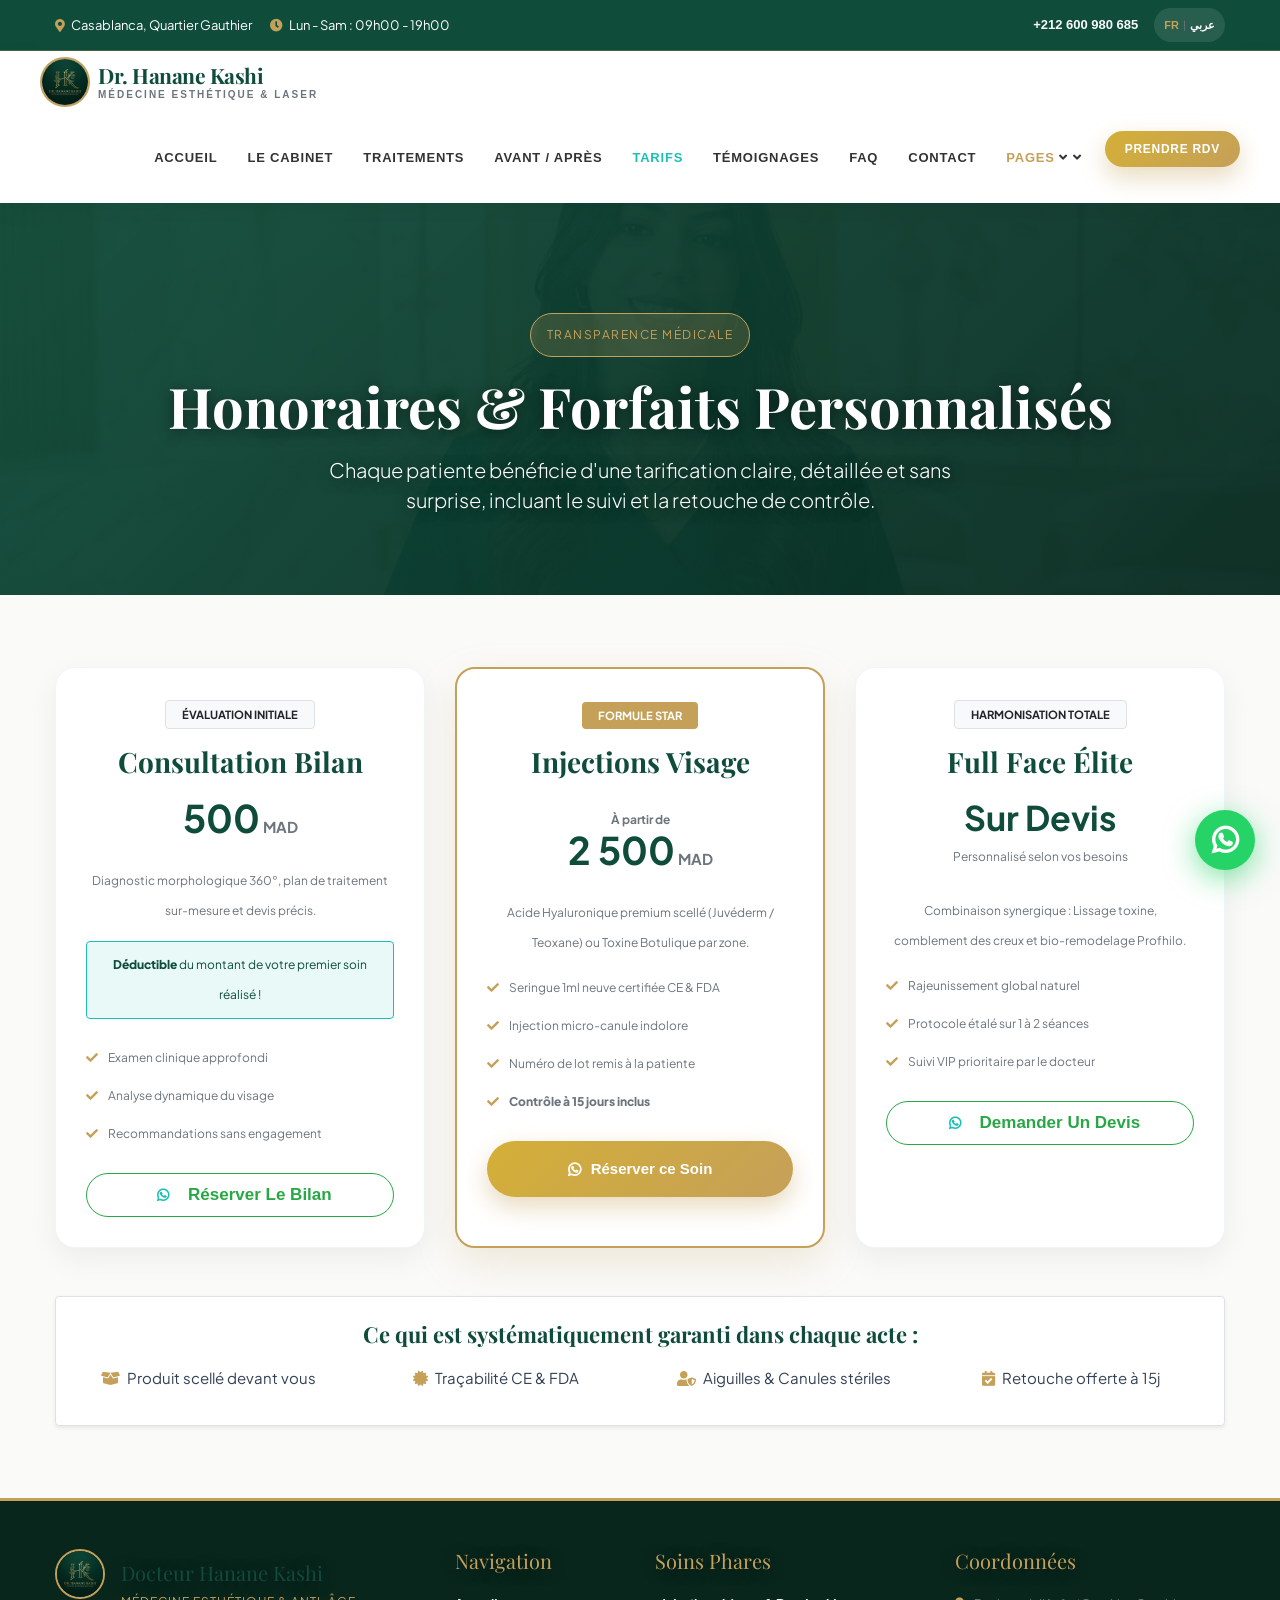
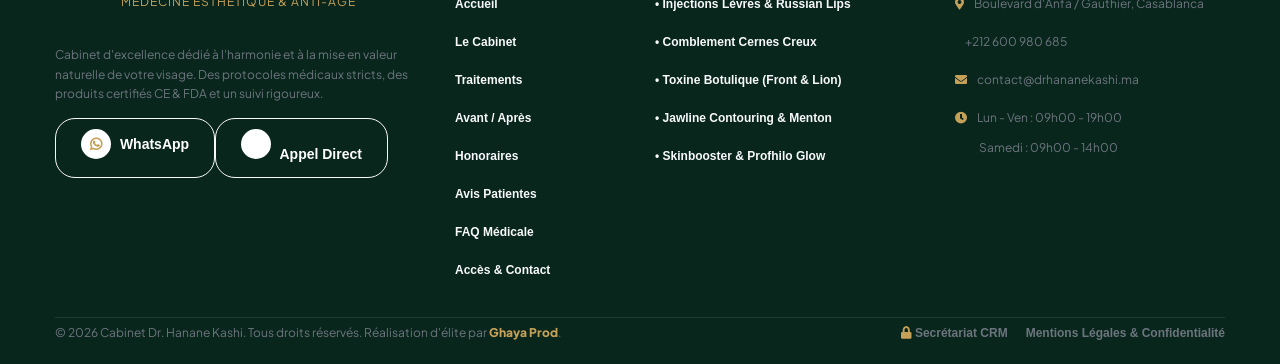
<file: tarifs.html>
<!DOCTYPE html>
<html lang="fr" dir="ltr">
<head>
    <meta charset="utf-8">
    <meta http-equiv="X-UA-Compatible" content="IE=edge">
    <meta name="viewport" content="width=device-width, initial-scale=1">
    <meta name="description" content="Docteur Hanane Kashi - Médecine Esthétique & Anti-Âge à Casablanca. Injections d'acide hyaluronique, botox, comblement des cernes, harmonisation faciale naturelle.">
    <title>Honoraires & Forfaits | Dr. Hanane Kashi Casablanca</title>
    <link rel="shortcut icon" href="assets/img/dr-kashi-logo.jpg" type="image/x-icon">

    <!-- CSS Assets -->
    <link href="assets/css/bootstrap.min.css" rel="stylesheet" />
    <link href="assets/css/font-awesome.min.css" rel="stylesheet" />
    <link href="assets/css/themify-icons.css" rel="stylesheet" />
    <link href="assets/css/flaticon-set.css" rel="stylesheet" />
    <link href="assets/css/magnific-popup.css" rel="stylesheet" />
    <link href="assets/css/owl.carousel.min.css" rel="stylesheet" />
    <link href="assets/css/owl.theme.default.min.css" rel="stylesheet" />
    <link href="assets/css/animate.css" rel="stylesheet" />
    <link href="assets/css/bootsnav.css" rel="stylesheet" />
    <link href="style.css" rel="stylesheet">
    <link href="assets/css/responsive.css" rel="stylesheet" />

    <!-- Google Fonts -->
    <link href="https://fonts.googleapis.com/css2?family=Plus+Jakarta+Sans:wght@300;400;500;600;700;800&family=Playfair+Display:ital,wght@0,600;0,700;1,400&family=Cairo:wght@400;600;700&display=swap" rel="stylesheet">
    
    <style>
        :root {
            --primary-emerald: #0f4c3a;
            --primary-gold: #c5a059;
            --primary-accent: #1ebeb6;
            --text-dark: #1e293b;
        }
        body {
            font-family: 'Plus Jakarta Sans', sans-serif;
            color: #334155;
            background-color: #ffffff;
            overflow-x: hidden;
        }
        h1, h2, h3, h4, .font-serif {
            font-family: 'Playfair Display', serif;
        }
        .bg-emerald { background-color: var(--primary-emerald) !important; }
        .text-emerald { color: var(--primary-emerald) !important; }
        .text-gold { color: var(--primary-gold) !important; }
        
        .btn-gold {
            background: linear-gradient(135deg, #d4af37, #c5a059);
            color: #fff !important;
            border: none;
            padding: 13px 26px;
            font-weight: 700;
            border-radius: 50px;
            box-shadow: 0 10px 25px rgba(197, 160, 89, 0.4);
            transition: all 0.3s ease;
            display: inline-flex;
            align-items: center;
            gap: 10px;
            text-decoration: none;
        }
        .btn-gold:hover {
            background: linear-gradient(135deg, #c5a059, #b08d46);
            transform: translateY(-2px);
            color: #fff !important;
        }
        .btn-whatsapp {
            background: #25D366;
            color: #fff !important;
            padding: 13px 26px;
            font-weight: 700;
            border-radius: 50px;
            border: none;
            display: inline-flex;
            align-items: center;
            gap: 10px;
            box-shadow: 0 8px 20px rgba(37, 211, 102, 0.35);
            transition: all 0.3s ease;
            text-decoration: none;
        }
        .btn-whatsapp:hover {
            background: #1eb956;
            transform: translateY(-2px);
            color: #fff;
        }
        .floating-whatsapp {
            position: fixed;
            bottom: 85px;
            right: 25px;
            background: #25D366;
            color: #fff !important;
            width: 60px;
            height: 60px;
            border-radius: 50%;
            display: flex;
            align-items: center;
            justify-content: center;
            font-size: 30px;
            box-shadow: 0 8px 30px rgba(37, 211, 102, 0.6);
            z-index: 9999;
            transition: transform 0.3s ease;
            animation: pulse-green 2s infinite;
            text-decoration: none;
        }
        .floating-whatsapp:hover { transform: scale(1.1); }
        @keyframes pulse-green {
            0% { box-shadow: 0 0 0 0 rgba(37, 211, 102, 0.7); }
            70% { box-shadow: 0 0 0 16px rgba(37, 211, 102, 0); }
            100% { box-shadow: 0 0 0 0 rgba(37, 211, 102, 0); }
        }
        .sticky-mobile-bar {
            position: fixed;
            bottom: 0; left: 0;
            width: 100%;
            background: rgba(15, 76, 58, 0.98);
            backdrop-filter: blur(10px);
            padding: 10px 15px;
            display: flex;
            gap: 10px;
            z-index: 9998;
            box-shadow: 0 -4px 20px rgba(0,0,0,0.15);
        }
        .sticky-mobile-bar a {
            flex: 1;
            text-align: center;
            padding: 12px 10px;
            border-radius: 12px;
            font-weight: 700;
            font-size: 13px;
            display: flex;
            align-items: center;
            justify-content: center;
            gap: 8px;
            text-decoration: none;
        }
        .sticky-call { background: #ffffff; color: #0f4c3a !important; }
        .sticky-wa { background: #25D366; color: #ffffff !important; }
        @media (min-width: 992px) {
            .sticky-mobile-bar { display: none; }
            .floating-whatsapp { bottom: 30px; }
        }
        .page-banner h1 { color: #ffffff !important; text-shadow: 0 3px 15px rgba(0,0,0,0.5); }
        .page-banner {
            background: linear-gradient(135deg, rgba(15, 76, 58, 0.95) 0%, rgba(10, 45, 35, 0.97) 100%), url('assets/img/dr-kashi-hero-banner.jpg') center/cover no-repeat;
            padding: 110px 0 80px;
            color: #fff;
            text-align: center;
        }
        .badge-gold {
            background: rgba(197, 160, 89, 0.2);
            color: #fce7b2;
            border: 1px solid #c5a059;
            padding: 6px 16px;
            border-radius: 30px;
            font-size: 12px;
            letter-spacing: 1.5px;
            display: inline-block;
            margin-bottom: 15px;
            text-transform: uppercase;
        }
        .clinic-card {
            background: #fff;
            border-radius: 20px;
            padding: 30px;
            box-shadow: 0 10px 30px rgba(0,0,0,0.06);
            border: 1px solid #f1f5f9;
            transition: all 0.3s ease;
            height: 100%;
        }
        .clinic-card:hover {
            transform: translateY(-5px);
            box-shadow: 0 18px 40px rgba(15, 76, 58, 0.12);
            border-color: #c5a059;
        }
        
    </style>

    <!-- Open Graph / Facebook / WhatsApp Preview -->
    <meta property="og:type" content="website">
    <meta property="og:site_name" content="Cabinet Dr. Hanane Kashi">
    <meta property="og:title" content="Honoraires & Tarifs Transparents | Dr. Hanane Kashi">
    <meta property="og:description" content="Tarification transparente des actes esthétiques à Casablanca. Injections dès 2 500 MAD, consultation diagnostic déductible, retouche à 15 jours offerte.">
    <meta property="og:image" content="assets/img/dr-kashi-hero-banner.jpg">
    <meta property="og:locale" content="fr_FR">

    <!-- Twitter Card -->
    <meta name="twitter:card" content="summary_large_image">
    <meta name="twitter:title" content="Honoraires & Tarifs Transparents | Dr. Hanane Kashi">
    <meta name="twitter:description" content="Tarification transparente des actes esthétiques à Casablanca. Injections dès 2 500 MAD, consultation diagnostic déductible, retouche à 15 jours offerte.">
    <meta name="twitter:image" content="assets/img/dr-kashi-hero-banner.jpg">
    <meta name="theme-color" content="#0f4c3a">
    
    <!-- Schema.org MedicalBusiness JSON-LD -->
    <script type="application/ld+json">
    {
      "@context": "https://schema.org",
      "@type": "Physician",
      "name": "Docteur Hanane Kashi - Médecine Esthétique & Laser",
      "image": "assets/img/dr-kashi-desk.png",
      "url": "https://drhananekashi.ma",
      "telephone": "+212600980685",
      "priceRange": "500 - 5000 MAD",
      "address": {
        "@type": "PostalAddress",
        "streetAddress": "Angle Boulevard d'Anfa et Rue Gauthier",
        "addressLocality": "Casablanca",
        "addressRegion": "Grand Casablanca",
        "postalCode": "20000",
        "addressCountry": "MA"
      },
      "geo": {
        "@type": "GeoCoordinates",
        "latitude": 33.589886,
        "longitude": -7.632053
      },
      "openingHoursSpecification": [
        {
          "@type": "OpeningHoursSpecification",
          "dayOfWeek": ["Monday", "Tuesday", "Wednesday", "Thursday", "Friday"],
          "opens": "09:00",
          "closes": "19:00"
        },
        {
          "@type": "OpeningHoursSpecification",
          "dayOfWeek": ["Saturday"],
          "opens": "09:00",
          "closes": "14:00"
        }
      ],
      "medicalSpecialty": [
        "Dermatology",
        "PlasticSurgery"
      ]
    }
    </script>


</head>
<body>
    
    <!-- Topbar Info -->
    <div class="top-bar-area bg-emerald text-light py-2" style="font-size: 13px; border-bottom: 1px solid rgba(197, 160, 89, 0.3);">
        <div class="container">
            <div class="row align-items-center">
                <div class="col-md-7 col-12 text-center text-md-left">
                    <span class="mr-3"><i class="fas fa-map-marker-alt text-gold mr-1"></i> Casablanca, Quartier Gauthier</span>
                    <span><i class="fas fa-clock text-gold mr-1"></i> Lun - Sam : 09h00 - 19h00</span>
                </div>
                <div class="col-md-5 col-12 text-center text-md-right mt-1 mt-md-0 d-flex justify-content-center justify-content-md-end align-items-center">
                    <a href="tel:+212600980685" class="text-light mr-3 font-weight-bold"><i class="fas fa-phone-alt text-gold mr-1"></i> +212 600 980 685</a>
                    <div class="lang-switch d-inline-flex align-items-center" style="background: rgba(255,255,255,0.1); padding: 2px 10px; border-radius: 20px;">
                        <a href="index.html" style="color: #c5a059; font-weight: bold; font-size: 11px;">FR</a>
                        <span class="text-muted mx-1" style="font-size: 10px;">|</span>
                        <a href="ar.html" style="color: #fff; font-size: 11px;">عربي</a>
                    </div>
                </div>
            </div>
        </div>
    </div>

    <!-- Navigation -->
    <header id="home">
        <nav class="navbar navbar-default navbar-sticky bootsnav">
            <div class="container">
                <div class="navbar-header">
                    <button type="button" class="navbar-toggle" data-toggle="collapse" data-target="#navbar-menu">
                        <i class="fa fa-bars"></i>
                    </button>
                    <a class="navbar-brand d-flex align-items-center" href="index.html" style="padding: 6px 0;">
                        <img src="assets/img/dr-kashi-logo.jpg" alt="Logo Dr Hanane Kashi" style="height: 50px; width: 50px; border-radius: 50%; object-fit: cover; border: 2px solid #c5a059;" class="mr-2">
                        <div style="line-height: 1.2;">
                            <span class="font-serif font-weight-bold" style="font-size: 21px; color: var(--primary-emerald); letter-spacing: -0.5px;">Dr. Hanane Kashi</span>
                            <span class="d-block text-muted" style="font-size: 10px; text-transform: uppercase; letter-spacing: 2px;">Médecine Esthétique & Laser</span>
                        </div>
                    </a>
                </div>

                <div class="collapse navbar-collapse" id="navbar-menu">
                    <ul class="nav navbar-nav navbar-right" data-in="fadeInDown" data-out="fadeOutUp">
                        <li><a href="index.html">Accueil</a></li>
<li><a href="a-propos.html">Le Cabinet</a></li>
<li><a href="traitements.html">Traitements</a></li>
<li><a href="avant-apres.html">Avant / Après</a></li>
<li class="active"><a href="tarifs.html">Tarifs</a></li>
<li><a href="temoignages.html">Témoignages</a></li>
<li><a href="faq.html">FAQ</a></li>
<li><a href="contact.html">Contact</a></li>

                        
        <li class="dropdown">
            <a href="javascript:void(0)" class="dropdown-toggle" data-toggle="dropdown"><span style="color: #c5a059; font-weight: 700;">Pages</span> <i class="fa fa-angle-down"></i></a>
            <ul class="dropdown-menu">
                <li><a href="a-propos.html"><i class="fa fa-user-md mr-2" style="color: #c5a059;"></i> Le Cabinet & Dr. Kashi</a></li>
                <li><a href="traitements.html"><i class="fa fa-magic mr-2" style="color: #c5a059;"></i> Catalogue des Soins</a></li>
                <li><a href="avant-apres.html"><i class="fa fa-sliders mr-2" style="color: #c5a059;"></i> Galerie Avant / Après</a></li>
                <li><a href="tarifs.html"><i class="fa fa-tag mr-2" style="color: #c5a059;"></i> Honoraires & Forfaits</a></li>
                <li><a href="temoignages.html"><i class="fa fa-star mr-2" style="color: #c5a059;"></i> Avis Patientes</a></li>
                <li><a href="faq.html"><i class="fa fa-question-circle mr-2" style="color: #c5a059;"></i> Questions Fréquentes</a></li>
                <li><a href="contact.html"><i class="fa fa-map-marker mr-2" style="color: #c5a059;"></i> Accès & Contact</a></li>
                <li class="divider"></li>
                <li><a href="admin.html"><i class="fa fa-lock mr-2" style="color: #0f4c3a;"></i> Espace Secrétariat (CRM)</a></li>
            </ul>
        </li>
    
                        <li class="d-none d-lg-block ml-2">
                            <a href="contact.html" class="btn-gold" style="padding: 8px 20px !important; margin-top: 18px; color: #fff !important; font-size: 12px;">Prendre RDV</a>
                        </li>
                    </ul>
                </div>
            </div>
        </nav>
    </header>
    
    
    <!-- Page Banner -->
    <div class="page-banner">
        <div class="container">
            <span class="badge-gold">Transparence Médicale</span>
            <h1 class="display-4 font-weight-bold mb-3 font-serif" style="color: #ffffff !important; text-shadow: 0 3px 15px rgba(0,0,0,0.5);">Honoraires & Forfaits Personnalisés</h1>
            <p class="lead max-w-700 mx-auto" style="color: #cbd5e1; max-width: 700px; margin: 0 auto;">
                Chaque patiente bénéficie d'une tarification claire, détaillée et sans surprise, incluant le suivi et la retouche de contrôle.
            </p>
        </div>
    </div>

    <!-- Pricing Cards -->
    <div class="py-5" style="background: #fafaf9;">
        <div class="container py-4">
            <div class="row">
                
                <div class="col-lg-4 col-md-6 mb-4">
                    <div class="clinic-card text-center">
                        <span class="badge badge-light text-uppercase px-3 py-2 border mb-3">Évaluation Initiale</span>
                        <h3 class="font-serif font-weight-bold text-emerald">Consultation Bilan</h3>
                        <div class="my-4">
                            <span class="font-weight-bold" style="font-size: 38px; color: #0f4c3a;">500</span>
                            <span class="text-muted font-weight-bold">MAD</span>
                        </div>
                        <p class="text-muted small">Diagnostic morphologique 360°, plan de traitement sur-mesure et devis précis.</p>
                        <div class="alert alert-success p-2 small mb-4" style="background: rgba(30,190,182,0.1); border-color: #1ebeb6; color: #0f4c3a;">
                            <strong>Déductible</strong> du montant de votre premier soin réalisé !
                        </div>
                        <ul class="list-unstyled small text-muted text-left mb-4">
                            <li class="mb-2"><i class="fas fa-check text-gold mr-2"></i> Examen clinique approfondi</li>
                            <li class="mb-2"><i class="fas fa-check text-gold mr-2"></i> Analyse dynamique du visage</li>
                            <li class="mb-2"><i class="fas fa-check text-gold mr-2"></i> Recommandations sans engagement</li>
                        </ul>
                        <a href="https://wa.me/212600980685?text=Bonjour%20Dr.%20Hanane%20Kashi,%20je%20souhaite%20r%C3%A9server%20une%20Consultation%20Bilan." target="_blank" class="btn btn-outline-success btn-block rounded-pill font-weight-bold">
                            <i class="fab fa-whatsapp"></i> Réserver le Bilan
                        </a>
                    </div>
                </div>

                <div class="col-lg-4 col-md-6 mb-4">
                    <div class="clinic-card text-center" style="border: 2px solid #c5a059; box-shadow: 0 15px 40px rgba(197,160,89,0.2);">
                        <span class="badge text-uppercase px-3 py-2 text-white mb-3" style="background: #c5a059;">Formule Star</span>
                        <h3 class="font-serif font-weight-bold text-emerald">Injections Visage</h3>
                        <div class="my-4">
                            <small class="text-muted font-weight-bold">À partir de</small><br>
                            <span class="font-weight-bold" style="font-size: 38px; color: #0f4c3a;">2 500</span>
                            <span class="text-muted font-weight-bold">MAD</span>
                        </div>
                        <p class="text-muted small">Acide Hyaluronique premium scellé (Juvéderm / Teoxane) ou Toxine Botulique par zone.</p>
                        <ul class="list-unstyled small text-muted text-left mb-4">
                            <li class="mb-2"><i class="fas fa-check text-gold mr-2"></i> Seringue 1ml neuve certifiée CE & FDA</li>
                            <li class="mb-2"><i class="fas fa-check text-gold mr-2"></i> Injection micro-canule indolore</li>
                            <li class="mb-2"><i class="fas fa-check text-gold mr-2"></i> Numéro de lot remis à la patiente</li>
                            <li class="mb-2"><i class="fas fa-check text-gold mr-2"></i> <strong>Contrôle à 15 jours inclus</strong></li>
                        </ul>
                        <a href="https://wa.me/212600980685?text=Bonjour%20Dr.%20Hanane%20Kashi,%20je%20souhaite%20r%C3%A9server%20une%20séance%20d%27Injection." target="_blank" class="btn-gold btn-block justify-content-center">
                            <i class="fab fa-whatsapp"></i> Réserver ce Soin
                        </a>
                    </div>
                </div>

                <div class="col-lg-4 col-md-6 mb-4">
                    <div class="clinic-card text-center">
                        <span class="badge badge-light text-uppercase px-3 py-2 border mb-3">Harmonisation Totale</span>
                        <h3 class="font-serif font-weight-bold text-emerald">Full Face Élite</h3>
                        <div class="my-4">
                            <span class="font-weight-bold" style="font-size: 34px; color: #0f4c3a;">Sur Devis</span><br>
                            <small class="text-muted">Personnalisé selon vos besoins</small>
                        </div>
                        <p class="text-muted small">Combinaison synergique : Lissage toxine, comblement des creux et bio-remodelage Profhilo.</p>
                        <ul class="list-unstyled small text-muted text-left mb-4">
                            <li class="mb-2"><i class="fas fa-check text-gold mr-2"></i> Rajeunissement global naturel</li>
                            <li class="mb-2"><i class="fas fa-check text-gold mr-2"></i> Protocole étalé sur 1 à 2 séances</li>
                            <li class="mb-2"><i class="fas fa-check text-gold mr-2"></i> Suivi VIP prioritaire par le docteur</li>
                        </ul>
                        <a href="https://wa.me/212600980685?text=Bonjour%20Dr.%20Hanane%20Kashi,%20je%20souhaite%20un%20devis%20Full%20Face%20%C3%89lite." target="_blank" class="btn btn-outline-success btn-block rounded-pill font-weight-bold">
                            <i class="fab fa-whatsapp"></i> Demander un Devis
                        </a>
                    </div>
                </div>

            </div>

            <!-- Inclusions Strip -->
            <div class="p-4 bg-white rounded shadow-sm border mt-4">
                <h4 class="font-serif font-weight-bold text-emerald mb-3 text-center">Ce qui est systématiquement garanti dans chaque acte :</h4>
                <div class="row text-center">
                    <div class="col-md-3 mb-2">
                        <i class="fas fa-box-open text-gold mr-1"></i> Produit scellé devant vous
                    </div>
                    <div class="col-md-3 mb-2">
                        <i class="fas fa-certificate text-gold mr-1"></i> Traçabilité CE & FDA
                    </div>
                    <div class="col-md-3 mb-2">
                        <i class="fas fa-user-shield text-gold mr-1"></i> Aiguilles & Canules stériles
                    </div>
                    <div class="col-md-3 mb-2">
                        <i class="fas fa-calendar-check text-gold mr-1"></i> Retouche offerte à 15j
                    </div>
                </div>
            </div>

        </div>
    </div>

    
    <!-- Footer -->
    <footer class="bg-dark text-light pt-5 pb-3" style="background: #09261d !important; border-top: 3px solid #c5a059;">
        <div class="container">
            <div class="row">
                <div class="col-lg-4 col-md-6 mb-4">
                    <div class="d-flex align-items-center mb-3">
                        <img src="assets/img/dr-kashi-logo.jpg" alt="Dr Kashi" style="height: 50px; width: 50px; border-radius: 50%; border: 2px solid #c5a059;" class="mr-3">
                        <div>
                            <h4 class="font-serif text-white mb-0" style="font-size: 20px;">Docteur Hanane Kashi</h4>
                            <small class="text-gold text-uppercase" style="letter-spacing: 1px;">Médecine Esthétique & Anti-Âge</small>
                        </div>
                    </div>
                    <p class="text-muted small" style="line-height: 1.6;">
                        Cabinet d'excellence dédié à l'harmonie et à la mise en valeur naturelle de votre visage. Des protocoles médicaux stricts, des produits certifiés CE & FDA et un suivi rigoureux.
                    </p>
                    <div class="d-flex gap-2">
                        <a href="https://wa.me/212600980685" target="_blank" class="btn btn-sm btn-outline-light" style="border-radius: 20px;"><i class="fab fa-whatsapp text-gold"></i> WhatsApp</a>
                        <a href="tel:+212600980685" class="btn btn-sm btn-outline-light" style="border-radius: 20px;"><i class="fas fa-phone-alt text-gold"></i> Appel Direct</a>
                    </div>
                </div>

                <div class="col-lg-2 col-md-6 mb-4">
                    <h5 class="text-gold font-serif mb-3">Navigation</h5>
                    <ul class="list-unstyled small text-muted">
                        <li class="mb-2"><a href="index.html" class="text-light text-decoration-none">Accueil</a></li>
                        <li class="mb-2"><a href="a-propos.html" class="text-light text-decoration-none">Le Cabinet</a></li>
                        <li class="mb-2"><a href="traitements.html" class="text-light text-decoration-none">Traitements</a></li>
                        <li class="mb-2"><a href="avant-apres.html" class="text-light text-decoration-none">Avant / Après</a></li>
                        <li class="mb-2"><a href="tarifs.html" class="text-light text-decoration-none">Honoraires</a></li>
                        <li class="mb-2"><a href="temoignages.html" class="text-light text-decoration-none">Avis Patientes</a></li>
                        <li class="mb-2"><a href="faq.html" class="text-light text-decoration-none">FAQ Médicale</a></li>
                        <li class="mb-2"><a href="contact.html" class="text-light text-decoration-none">Accès & Contact</a></li>
                    </ul>
                </div>

                <div class="col-lg-3 col-md-6 mb-4">
                    <h5 class="text-gold font-serif mb-3">Soins Phares</h5>
                    <ul class="list-unstyled small text-muted">
                        <li class="mb-2"><a href="traitements.html#levres" class="text-light text-decoration-none">• Injections Lèvres & Russian Lips</a></li>
                        <li class="mb-2"><a href="traitements.html#cernes" class="text-light text-decoration-none">• Comblement Cernes Creux</a></li>
                        <li class="mb-2"><a href="traitements.html#botox" class="text-light text-decoration-none">• Toxine Botulique (Front & Lion)</a></li>
                        <li class="mb-2"><a href="traitements.html#jawline" class="text-light text-decoration-none">• Jawline Contouring & Menton</a></li>
                        <li class="mb-2"><a href="traitements.html#profhilo" class="text-light text-decoration-none">• Skinbooster & Profhilo Glow</a></li>
                    </ul>
                </div>

                <div class="col-lg-3 col-md-6 mb-4">
                    <h5 class="text-gold font-serif mb-3">Coordonnées</h5>
                    <ul class="list-unstyled small text-muted">
                        <li class="mb-2"><i class="fas fa-map-marker-alt text-gold mr-2"></i> Boulevard d'Anfa / Gauthier, Casablanca</li>
                        <li class="mb-2"><i class="fas fa-phone-alt text-gold mr-2"></i> +212 600 980 685</li>
                        <li class="mb-2"><i class="fas fa-envelope text-gold mr-2"></i> contact@drhananekashi.ma</li>
                        <li class="mb-2"><i class="fas fa-clock text-gold mr-2"></i> Lun - Ven : 09h00 - 19h00<br><span class="ml-4">Samedi : 09h00 - 14h00</span></li>
                    </ul>
                </div>
            </div>

            <hr style="border-color: rgba(255,255,255,0.1);">
            <div class="row align-items-center small text-muted">
                <div class="col-md-6 text-center text-md-left">
                    &copy; 2026 Cabinet Dr. Hanane Kashi. Tous droits réservés. Réalisation d'élite par <strong class="text-gold">Ghaya Prod</strong>.
                </div>
                <div class="col-md-6 text-center text-md-right mt-2 mt-md-0">
                    <a href="admin.html" class="text-muted mr-3"><i class="fas fa-lock text-gold"></i> Secrétariat CRM</a>
                    <a href="contact.html" class="text-muted">Mentions Légales & Confidentialité</a>
                </div>
            </div>
        </div>
    </footer>

    <!-- Floating WhatsApp -->
    <a href="https://wa.me/212600980685?text=Bonjour%20Dr.%20Hanane%20Kashi,%20je%20souhaite%20r%C3%A9server%20une%20consultation." target="_blank" class="floating-whatsapp" title="Contacter sur WhatsApp">
        <i class="fab fa-whatsapp"></i>
    </a>

    <!-- Sticky Mobile Bar -->
    <div class="sticky-mobile-bar">
        <a href="tel:+212600980685" class="sticky-call">
            <i class="fas fa-phone-alt"></i> Appeler le Cabinet
        </a>
        <a href="https://wa.me/212600980685?text=Bonjour%20Dr.%20Hanane%20Kashi,%20je%20souhaite%20r%C3%A9server%20une%20consultation." target="_blank" class="sticky-wa">
            <i class="fab fa-whatsapp"></i> WhatsApp Direct
        </a>
    </div>

    <!-- Scripts -->
    <script src="assets/js/jquery-1.12.4.min.js"></script>
    <script src="assets/js/bootstrap.min.js"></script>
    <script src="assets/js/equal-height.min.js"></script>
    <script src="assets/js/jquery.appear.js"></script>
    <script src="assets/js/jquery.easing.min.js"></script>
    <script src="assets/js/jquery.magnific-popup.min.js"></script>
    <script src="assets/js/modernizr.custom.13711.js"></script>
    <script src="assets/js/owl.carousel.min.js"></script>
    <script src="assets/js/wow.min.js"></script>
    <script src="assets/js/progress-bar.min.js"></script>
    <script src="assets/js/isotope.pkgd.min.js"></script>
    <script src="assets/js/imagesloaded.pkgd.min.js"></script>
    <script src="assets/js/count-to.js"></script>
    <script src="assets/js/YTPlayer.min.js"></script>
    <script src="assets/js/bootsnav.js"></script>
    <script src="assets/js/main.js"></script>

    <script>
    // Lead Storage Helper
    function recordPatientInCRM(name, phone, treatment, date, source, note) {
        try {
            var list = [];
            var stored = localStorage.getItem('dr_kashi_patients');
            if (stored) {
                list = JSON.parse(stored);
            }
            var newLead = {
                id: Date.now().toString(),
                name: name || 'Patiente Web',
                phone: phone || '',
                treatment: treatment || 'Consultation Globale',
                date: date || new Date().toISOString().slice(0, 10),
                status: 'Nouveau',
                source: source || 'Site Web',
                note: note || ('Demande reçue via ' + (source || 'Site Web'))
            };
            list.unshift(newLead);
            localStorage.setItem('dr_kashi_patients', JSON.stringify(list));
        } catch(e) {
            console.error("Erreur enregistrement CRM :", e);
        }
    }
    </script>
    
</body>
</html>
</file>
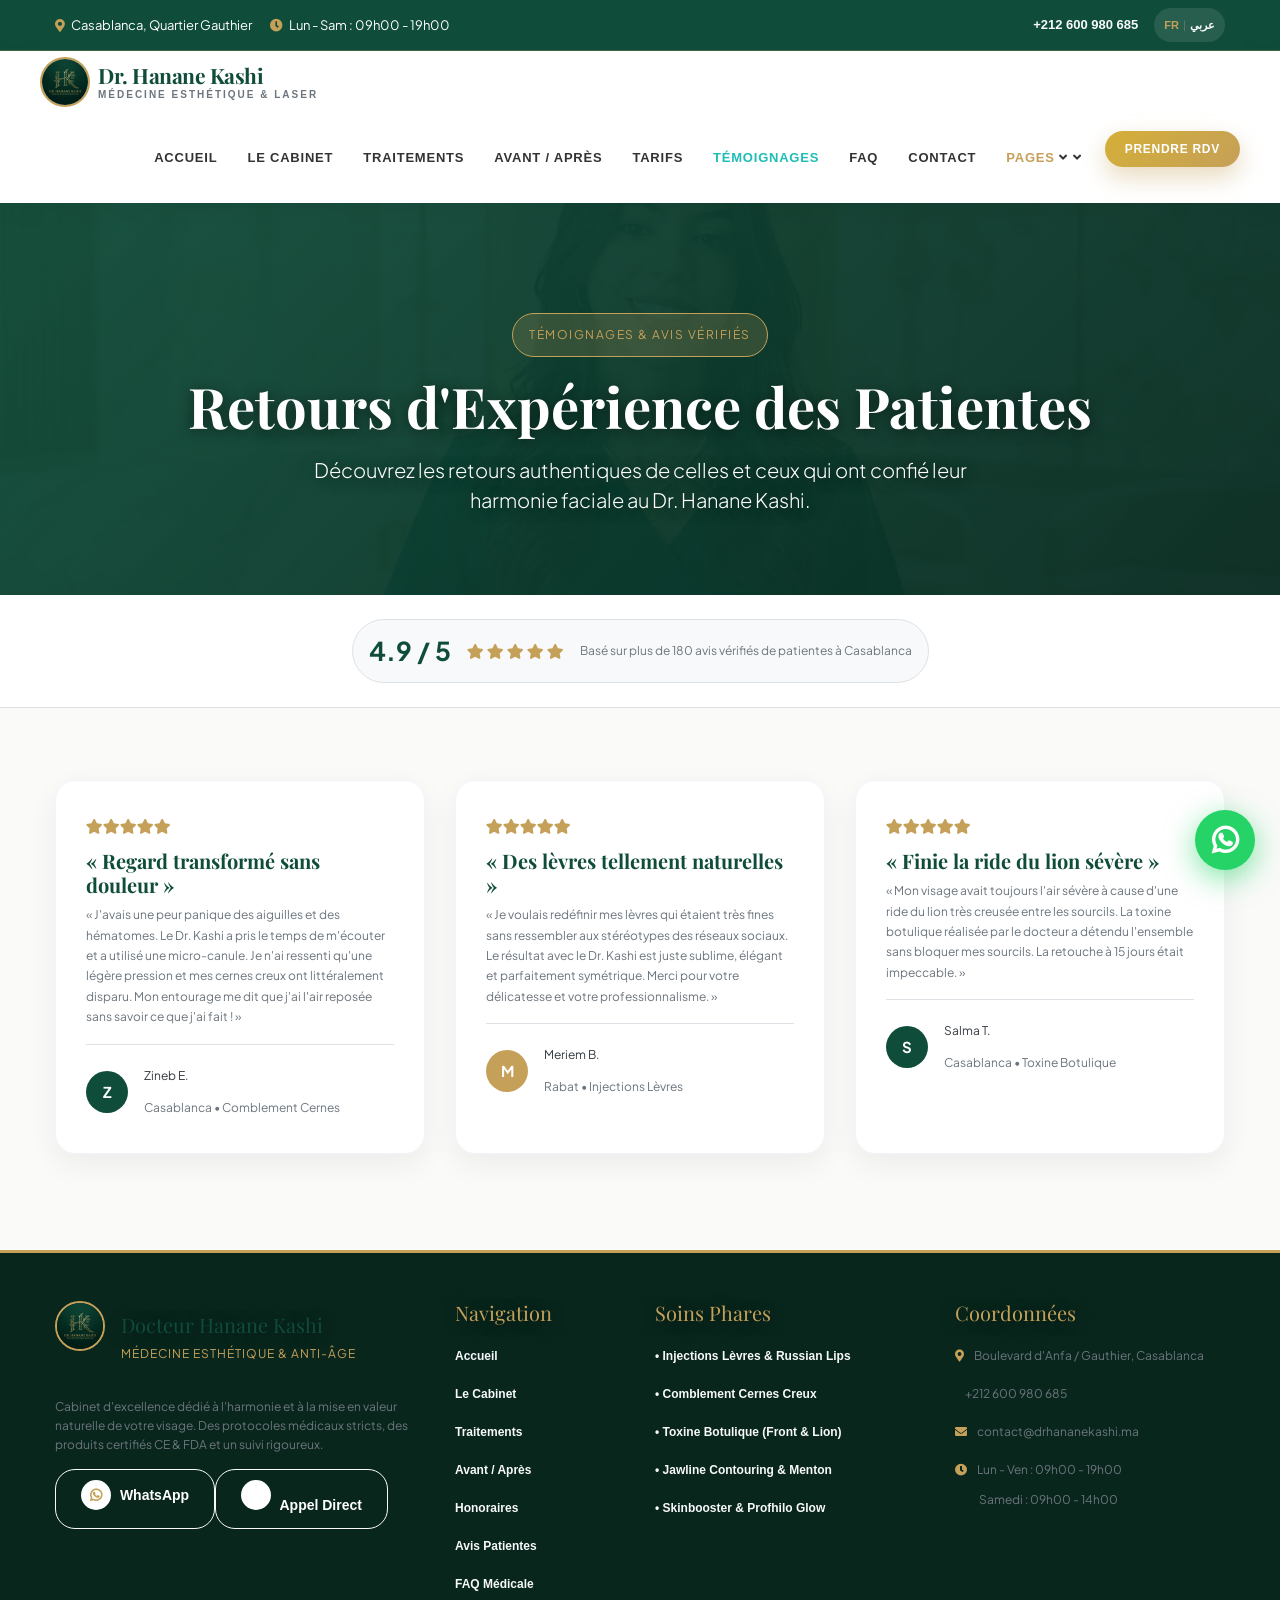
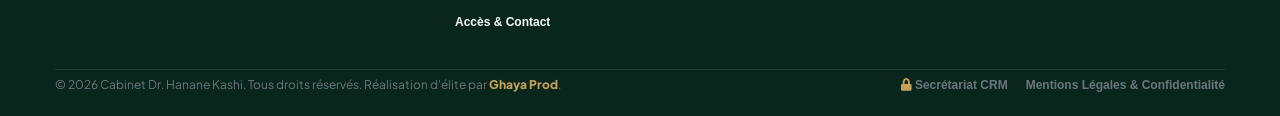
<file: temoignages.html>
<!DOCTYPE html>
<html lang="fr" dir="ltr">
<head>
    <meta charset="utf-8">
    <meta http-equiv="X-UA-Compatible" content="IE=edge">
    <meta name="viewport" content="width=device-width, initial-scale=1">
    <meta name="description" content="Docteur Hanane Kashi - Médecine Esthétique & Anti-Âge à Casablanca. Injections d'acide hyaluronique, botox, comblement des cernes, harmonisation faciale naturelle.">
    <title>Avis Patientes | Dr. Hanane Kashi Casablanca</title>
    <link rel="shortcut icon" href="assets/img/dr-kashi-logo.jpg" type="image/x-icon">

    <!-- CSS Assets -->
    <link href="assets/css/bootstrap.min.css" rel="stylesheet" />
    <link href="assets/css/font-awesome.min.css" rel="stylesheet" />
    <link href="assets/css/themify-icons.css" rel="stylesheet" />
    <link href="assets/css/flaticon-set.css" rel="stylesheet" />
    <link href="assets/css/magnific-popup.css" rel="stylesheet" />
    <link href="assets/css/owl.carousel.min.css" rel="stylesheet" />
    <link href="assets/css/owl.theme.default.min.css" rel="stylesheet" />
    <link href="assets/css/animate.css" rel="stylesheet" />
    <link href="assets/css/bootsnav.css" rel="stylesheet" />
    <link href="style.css" rel="stylesheet">
    <link href="assets/css/responsive.css" rel="stylesheet" />

    <!-- Google Fonts -->
    <link href="https://fonts.googleapis.com/css2?family=Plus+Jakarta+Sans:wght@300;400;500;600;700;800&family=Playfair+Display:ital,wght@0,600;0,700;1,400&family=Cairo:wght@400;600;700&display=swap" rel="stylesheet">
    
    <style>
        :root {
            --primary-emerald: #0f4c3a;
            --primary-gold: #c5a059;
            --primary-accent: #1ebeb6;
            --text-dark: #1e293b;
        }
        body {
            font-family: 'Plus Jakarta Sans', sans-serif;
            color: #334155;
            background-color: #ffffff;
            overflow-x: hidden;
        }
        h1, h2, h3, h4, .font-serif {
            font-family: 'Playfair Display', serif;
        }
        .bg-emerald { background-color: var(--primary-emerald) !important; }
        .text-emerald { color: var(--primary-emerald) !important; }
        .text-gold { color: var(--primary-gold) !important; }
        
        .btn-gold {
            background: linear-gradient(135deg, #d4af37, #c5a059);
            color: #fff !important;
            border: none;
            padding: 13px 26px;
            font-weight: 700;
            border-radius: 50px;
            box-shadow: 0 10px 25px rgba(197, 160, 89, 0.4);
            transition: all 0.3s ease;
            display: inline-flex;
            align-items: center;
            gap: 10px;
            text-decoration: none;
        }
        .btn-gold:hover {
            background: linear-gradient(135deg, #c5a059, #b08d46);
            transform: translateY(-2px);
            color: #fff !important;
        }
        .btn-whatsapp {
            background: #25D366;
            color: #fff !important;
            padding: 13px 26px;
            font-weight: 700;
            border-radius: 50px;
            border: none;
            display: inline-flex;
            align-items: center;
            gap: 10px;
            box-shadow: 0 8px 20px rgba(37, 211, 102, 0.35);
            transition: all 0.3s ease;
            text-decoration: none;
        }
        .btn-whatsapp:hover {
            background: #1eb956;
            transform: translateY(-2px);
            color: #fff;
        }
        .floating-whatsapp {
            position: fixed;
            bottom: 85px;
            right: 25px;
            background: #25D366;
            color: #fff !important;
            width: 60px;
            height: 60px;
            border-radius: 50%;
            display: flex;
            align-items: center;
            justify-content: center;
            font-size: 30px;
            box-shadow: 0 8px 30px rgba(37, 211, 102, 0.6);
            z-index: 9999;
            transition: transform 0.3s ease;
            animation: pulse-green 2s infinite;
            text-decoration: none;
        }
        .floating-whatsapp:hover { transform: scale(1.1); }
        @keyframes pulse-green {
            0% { box-shadow: 0 0 0 0 rgba(37, 211, 102, 0.7); }
            70% { box-shadow: 0 0 0 16px rgba(37, 211, 102, 0); }
            100% { box-shadow: 0 0 0 0 rgba(37, 211, 102, 0); }
        }
        .sticky-mobile-bar {
            position: fixed;
            bottom: 0; left: 0;
            width: 100%;
            background: rgba(15, 76, 58, 0.98);
            backdrop-filter: blur(10px);
            padding: 10px 15px;
            display: flex;
            gap: 10px;
            z-index: 9998;
            box-shadow: 0 -4px 20px rgba(0,0,0,0.15);
        }
        .sticky-mobile-bar a {
            flex: 1;
            text-align: center;
            padding: 12px 10px;
            border-radius: 12px;
            font-weight: 700;
            font-size: 13px;
            display: flex;
            align-items: center;
            justify-content: center;
            gap: 8px;
            text-decoration: none;
        }
        .sticky-call { background: #ffffff; color: #0f4c3a !important; }
        .sticky-wa { background: #25D366; color: #ffffff !important; }
        @media (min-width: 992px) {
            .sticky-mobile-bar { display: none; }
            .floating-whatsapp { bottom: 30px; }
        }
        .page-banner h1 { color: #ffffff !important; text-shadow: 0 3px 15px rgba(0,0,0,0.5); }
        .page-banner {
            background: linear-gradient(135deg, rgba(15, 76, 58, 0.95) 0%, rgba(10, 45, 35, 0.97) 100%), url('assets/img/dr-kashi-hero-banner.jpg') center/cover no-repeat;
            padding: 110px 0 80px;
            color: #fff;
            text-align: center;
        }
        .badge-gold {
            background: rgba(197, 160, 89, 0.2);
            color: #fce7b2;
            border: 1px solid #c5a059;
            padding: 6px 16px;
            border-radius: 30px;
            font-size: 12px;
            letter-spacing: 1.5px;
            display: inline-block;
            margin-bottom: 15px;
            text-transform: uppercase;
        }
        .clinic-card {
            background: #fff;
            border-radius: 20px;
            padding: 30px;
            box-shadow: 0 10px 30px rgba(0,0,0,0.06);
            border: 1px solid #f1f5f9;
            transition: all 0.3s ease;
            height: 100%;
        }
        .clinic-card:hover {
            transform: translateY(-5px);
            box-shadow: 0 18px 40px rgba(15, 76, 58, 0.12);
            border-color: #c5a059;
        }
        
    </style>

    <!-- Open Graph / Facebook / WhatsApp Preview -->
    <meta property="og:type" content="website">
    <meta property="og:site_name" content="Cabinet Dr. Hanane Kashi">
    <meta property="og:title" content="Avis & Retours d'Expérience Patientes | Note 4.9/5">
    <meta property="og:description" content="Note 4.9/5 basée sur plus de 180 avis de patientes à Casablanca. Témoignages vérifiés sur la douceur du geste et le naturel des résultats.">
    <meta property="og:image" content="assets/img/dr-kashi-hero-banner.jpg">
    <meta property="og:locale" content="fr_FR">

    <!-- Twitter Card -->
    <meta name="twitter:card" content="summary_large_image">
    <meta name="twitter:title" content="Avis & Retours d'Expérience Patientes | Note 4.9/5">
    <meta name="twitter:description" content="Note 4.9/5 basée sur plus de 180 avis de patientes à Casablanca. Témoignages vérifiés sur la douceur du geste et le naturel des résultats.">
    <meta name="twitter:image" content="assets/img/dr-kashi-hero-banner.jpg">
    <meta name="theme-color" content="#0f4c3a">
    
    <!-- Schema.org MedicalBusiness JSON-LD -->
    <script type="application/ld+json">
    {
      "@context": "https://schema.org",
      "@type": "Physician",
      "name": "Docteur Hanane Kashi - Médecine Esthétique & Laser",
      "image": "assets/img/dr-kashi-desk.png",
      "url": "https://drhananekashi.ma",
      "telephone": "+212600980685",
      "priceRange": "500 - 5000 MAD",
      "address": {
        "@type": "PostalAddress",
        "streetAddress": "Angle Boulevard d'Anfa et Rue Gauthier",
        "addressLocality": "Casablanca",
        "addressRegion": "Grand Casablanca",
        "postalCode": "20000",
        "addressCountry": "MA"
      },
      "geo": {
        "@type": "GeoCoordinates",
        "latitude": 33.589886,
        "longitude": -7.632053
      },
      "openingHoursSpecification": [
        {
          "@type": "OpeningHoursSpecification",
          "dayOfWeek": ["Monday", "Tuesday", "Wednesday", "Thursday", "Friday"],
          "opens": "09:00",
          "closes": "19:00"
        },
        {
          "@type": "OpeningHoursSpecification",
          "dayOfWeek": ["Saturday"],
          "opens": "09:00",
          "closes": "14:00"
        }
      ],
      "medicalSpecialty": [
        "Dermatology",
        "PlasticSurgery"
      ]
    }
    </script>


</head>
<body>
    
    <!-- Topbar Info -->
    <div class="top-bar-area bg-emerald text-light py-2" style="font-size: 13px; border-bottom: 1px solid rgba(197, 160, 89, 0.3);">
        <div class="container">
            <div class="row align-items-center">
                <div class="col-md-7 col-12 text-center text-md-left">
                    <span class="mr-3"><i class="fas fa-map-marker-alt text-gold mr-1"></i> Casablanca, Quartier Gauthier</span>
                    <span><i class="fas fa-clock text-gold mr-1"></i> Lun - Sam : 09h00 - 19h00</span>
                </div>
                <div class="col-md-5 col-12 text-center text-md-right mt-1 mt-md-0 d-flex justify-content-center justify-content-md-end align-items-center">
                    <a href="tel:+212600980685" class="text-light mr-3 font-weight-bold"><i class="fas fa-phone-alt text-gold mr-1"></i> +212 600 980 685</a>
                    <div class="lang-switch d-inline-flex align-items-center" style="background: rgba(255,255,255,0.1); padding: 2px 10px; border-radius: 20px;">
                        <a href="index.html" style="color: #c5a059; font-weight: bold; font-size: 11px;">FR</a>
                        <span class="text-muted mx-1" style="font-size: 10px;">|</span>
                        <a href="ar.html" style="color: #fff; font-size: 11px;">عربي</a>
                    </div>
                </div>
            </div>
        </div>
    </div>

    <!-- Navigation -->
    <header id="home">
        <nav class="navbar navbar-default navbar-sticky bootsnav">
            <div class="container">
                <div class="navbar-header">
                    <button type="button" class="navbar-toggle" data-toggle="collapse" data-target="#navbar-menu">
                        <i class="fa fa-bars"></i>
                    </button>
                    <a class="navbar-brand d-flex align-items-center" href="index.html" style="padding: 6px 0;">
                        <img src="assets/img/dr-kashi-logo.jpg" alt="Logo Dr Hanane Kashi" style="height: 50px; width: 50px; border-radius: 50%; object-fit: cover; border: 2px solid #c5a059;" class="mr-2">
                        <div style="line-height: 1.2;">
                            <span class="font-serif font-weight-bold" style="font-size: 21px; color: var(--primary-emerald); letter-spacing: -0.5px;">Dr. Hanane Kashi</span>
                            <span class="d-block text-muted" style="font-size: 10px; text-transform: uppercase; letter-spacing: 2px;">Médecine Esthétique & Laser</span>
                        </div>
                    </a>
                </div>

                <div class="collapse navbar-collapse" id="navbar-menu">
                    <ul class="nav navbar-nav navbar-right" data-in="fadeInDown" data-out="fadeOutUp">
                        <li><a href="index.html">Accueil</a></li>
<li><a href="a-propos.html">Le Cabinet</a></li>
<li><a href="traitements.html">Traitements</a></li>
<li><a href="avant-apres.html">Avant / Après</a></li>
<li><a href="tarifs.html">Tarifs</a></li>
<li class="active"><a href="temoignages.html">Témoignages</a></li>
<li><a href="faq.html">FAQ</a></li>
<li><a href="contact.html">Contact</a></li>

                        
        <li class="dropdown">
            <a href="javascript:void(0)" class="dropdown-toggle" data-toggle="dropdown"><span style="color: #c5a059; font-weight: 700;">Pages</span> <i class="fa fa-angle-down"></i></a>
            <ul class="dropdown-menu">
                <li><a href="a-propos.html"><i class="fa fa-user-md mr-2" style="color: #c5a059;"></i> Le Cabinet & Dr. Kashi</a></li>
                <li><a href="traitements.html"><i class="fa fa-magic mr-2" style="color: #c5a059;"></i> Catalogue des Soins</a></li>
                <li><a href="avant-apres.html"><i class="fa fa-sliders mr-2" style="color: #c5a059;"></i> Galerie Avant / Après</a></li>
                <li><a href="tarifs.html"><i class="fa fa-tag mr-2" style="color: #c5a059;"></i> Honoraires & Forfaits</a></li>
                <li><a href="temoignages.html"><i class="fa fa-star mr-2" style="color: #c5a059;"></i> Avis Patientes</a></li>
                <li><a href="faq.html"><i class="fa fa-question-circle mr-2" style="color: #c5a059;"></i> Questions Fréquentes</a></li>
                <li><a href="contact.html"><i class="fa fa-map-marker mr-2" style="color: #c5a059;"></i> Accès & Contact</a></li>
                <li class="divider"></li>
                <li><a href="admin.html"><i class="fa fa-lock mr-2" style="color: #0f4c3a;"></i> Espace Secrétariat (CRM)</a></li>
            </ul>
        </li>
    
                        <li class="d-none d-lg-block ml-2">
                            <a href="contact.html" class="btn-gold" style="padding: 8px 20px !important; margin-top: 18px; color: #fff !important; font-size: 12px;">Prendre RDV</a>
                        </li>
                    </ul>
                </div>
            </div>
        </nav>
    </header>
    
    
    <!-- Page Banner -->
    <div class="page-banner">
        <div class="container">
            <span class="badge-gold">Témoignages & Avis Vérifiés</span>
            <h1 class="display-4 font-weight-bold mb-3 font-serif" style="color: #ffffff !important; text-shadow: 0 3px 15px rgba(0,0,0,0.5);">Retours d'Expérience des Patientes</h1>
            <p class="lead max-w-700 mx-auto" style="color: #cbd5e1; max-width: 700px; margin: 0 auto;">
                Découvrez les retours authentiques de celles et ceux qui ont confié leur harmonie faciale au Dr. Hanane Kashi.
            </p>
        </div>
    </div>

    <!-- Rating Summary -->
    <div class="py-4 bg-white border-bottom">
        <div class="container text-center">
            <div class="d-inline-flex align-items-center p-3 bg-light rounded-pill border">
                <span class="font-weight-bold text-emerald mr-3" style="font-size: 26px;">4.9 / 5</span>
                <div class="text-gold mr-3">
                    <i class="fas fa-star"></i>
                    <i class="fas fa-star"></i>
                    <i class="fas fa-star"></i>
                    <i class="fas fa-star"></i>
                    <i class="fas fa-star"></i>
                </div>
                <span class="text-muted small">Basé sur plus de 180 avis vérifiés de patientes à Casablanca</span>
            </div>
        </div>
    </div>

    <!-- Reviews Grid -->
    <div class="py-5" style="background: #fafaf9;">
        <div class="container py-4">
            <div class="row">
                
                <div class="col-lg-4 col-md-6 mb-4">
                    <div class="clinic-card">
                        <div class="text-gold mb-2">
                            <i class="fas fa-star"></i><i class="fas fa-star"></i><i class="fas fa-star"></i><i class="fas fa-star"></i><i class="fas fa-star"></i>
                        </div>
                        <h5 class="font-serif font-weight-bold mb-2">« Regard transformé sans douleur »</h5>
                        <p class="text-muted small" style="line-height: 1.7;">
                            « J'avais une peur panique des aiguilles et des hématomes. Le Dr. Kashi a pris le temps de m'écouter et a utilisé une micro-canule. Je n'ai ressenti qu'une légère pression et mes cernes creux ont littéralement disparu. Mon entourage me dit que j'ai l'air reposée sans savoir ce que j'ai fait ! »
                        </p>
                        <div class="d-flex align-items-center mt-3 pt-3 border-top">
                            <div style="width: 42px; height: 42px; background: #0f4c3a; color: #fff; border-radius: 50%; display: flex; align-items: center; justify-content: center; font-weight: bold;" class="mr-3">Z</div>
                            <div>
                                <strong class="d-block text-dark small">Zineb E.</strong>
                                <small class="text-muted">Casablanca • Comblement Cernes</small>
                            </div>
                        </div>
                    </div>
                </div>

                <div class="col-lg-4 col-md-6 mb-4">
                    <div class="clinic-card">
                        <div class="text-gold mb-2">
                            <i class="fas fa-star"></i><i class="fas fa-star"></i><i class="fas fa-star"></i><i class="fas fa-star"></i><i class="fas fa-star"></i>
                        </div>
                        <h5 class="font-serif font-weight-bold mb-2">« Des lèvres tellement naturelles »</h5>
                        <p class="text-muted small" style="line-height: 1.7;">
                            « Je voulais redéfinir mes lèvres qui étaient très fines sans ressembler aux stéréotypes des réseaux sociaux. Le résultat avec le Dr. Kashi est juste sublime, élégant et parfaitement symétrique. Merci pour votre délicatesse et votre professionnalisme. »
                        </p>
                        <div class="d-flex align-items-center mt-3 pt-3 border-top">
                            <div style="width: 42px; height: 42px; background: #c5a059; color: #fff; border-radius: 50%; display: flex; align-items: center; justify-content: center; font-weight: bold;" class="mr-3">M</div>
                            <div>
                                <strong class="d-block text-dark small">Meriem B.</strong>
                                <small class="text-muted">Rabat • Injections Lèvres</small>
                            </div>
                        </div>
                    </div>
                </div>

                <div class="col-lg-4 col-md-6 mb-4">
                    <div class="clinic-card">
                        <div class="text-gold mb-2">
                            <i class="fas fa-star"></i><i class="fas fa-star"></i><i class="fas fa-star"></i><i class="fas fa-star"></i><i class="fas fa-star"></i>
                        </div>
                        <h5 class="font-serif font-weight-bold mb-2">« Finie la ride du lion sévère »</h5>
                        <p class="text-muted small" style="line-height: 1.7;">
                            « Mon visage avait toujours l'air sévère à cause d'une ride du lion très creusée entre les sourcils. La toxine botulique réalisée par le docteur a détendu l'ensemble sans bloquer mes sourcils. La retouche à 15 jours était impeccable. »
                        </p>
                        <div class="d-flex align-items-center mt-3 pt-3 border-top">
                            <div style="width: 42px; height: 42px; background: #0f4c3a; color: #fff; border-radius: 50%; display: flex; align-items: center; justify-content: center; font-weight: bold;" class="mr-3">S</div>
                            <div>
                                <strong class="d-block text-dark small">Salma T.</strong>
                                <small class="text-muted">Casablanca • Toxine Botulique</small>
                            </div>
                        </div>
                    </div>
                </div>

            </div>
        </div>
    </div>

    
    <!-- Footer -->
    <footer class="bg-dark text-light pt-5 pb-3" style="background: #09261d !important; border-top: 3px solid #c5a059;">
        <div class="container">
            <div class="row">
                <div class="col-lg-4 col-md-6 mb-4">
                    <div class="d-flex align-items-center mb-3">
                        <img src="assets/img/dr-kashi-logo.jpg" alt="Dr Kashi" style="height: 50px; width: 50px; border-radius: 50%; border: 2px solid #c5a059;" class="mr-3">
                        <div>
                            <h4 class="font-serif text-white mb-0" style="font-size: 20px;">Docteur Hanane Kashi</h4>
                            <small class="text-gold text-uppercase" style="letter-spacing: 1px;">Médecine Esthétique & Anti-Âge</small>
                        </div>
                    </div>
                    <p class="text-muted small" style="line-height: 1.6;">
                        Cabinet d'excellence dédié à l'harmonie et à la mise en valeur naturelle de votre visage. Des protocoles médicaux stricts, des produits certifiés CE & FDA et un suivi rigoureux.
                    </p>
                    <div class="d-flex gap-2">
                        <a href="https://wa.me/212600980685" target="_blank" class="btn btn-sm btn-outline-light" style="border-radius: 20px;"><i class="fab fa-whatsapp text-gold"></i> WhatsApp</a>
                        <a href="tel:+212600980685" class="btn btn-sm btn-outline-light" style="border-radius: 20px;"><i class="fas fa-phone-alt text-gold"></i> Appel Direct</a>
                    </div>
                </div>

                <div class="col-lg-2 col-md-6 mb-4">
                    <h5 class="text-gold font-serif mb-3">Navigation</h5>
                    <ul class="list-unstyled small text-muted">
                        <li class="mb-2"><a href="index.html" class="text-light text-decoration-none">Accueil</a></li>
                        <li class="mb-2"><a href="a-propos.html" class="text-light text-decoration-none">Le Cabinet</a></li>
                        <li class="mb-2"><a href="traitements.html" class="text-light text-decoration-none">Traitements</a></li>
                        <li class="mb-2"><a href="avant-apres.html" class="text-light text-decoration-none">Avant / Après</a></li>
                        <li class="mb-2"><a href="tarifs.html" class="text-light text-decoration-none">Honoraires</a></li>
                        <li class="mb-2"><a href="temoignages.html" class="text-light text-decoration-none">Avis Patientes</a></li>
                        <li class="mb-2"><a href="faq.html" class="text-light text-decoration-none">FAQ Médicale</a></li>
                        <li class="mb-2"><a href="contact.html" class="text-light text-decoration-none">Accès & Contact</a></li>
                    </ul>
                </div>

                <div class="col-lg-3 col-md-6 mb-4">
                    <h5 class="text-gold font-serif mb-3">Soins Phares</h5>
                    <ul class="list-unstyled small text-muted">
                        <li class="mb-2"><a href="traitements.html#levres" class="text-light text-decoration-none">• Injections Lèvres & Russian Lips</a></li>
                        <li class="mb-2"><a href="traitements.html#cernes" class="text-light text-decoration-none">• Comblement Cernes Creux</a></li>
                        <li class="mb-2"><a href="traitements.html#botox" class="text-light text-decoration-none">• Toxine Botulique (Front & Lion)</a></li>
                        <li class="mb-2"><a href="traitements.html#jawline" class="text-light text-decoration-none">• Jawline Contouring & Menton</a></li>
                        <li class="mb-2"><a href="traitements.html#profhilo" class="text-light text-decoration-none">• Skinbooster & Profhilo Glow</a></li>
                    </ul>
                </div>

                <div class="col-lg-3 col-md-6 mb-4">
                    <h5 class="text-gold font-serif mb-3">Coordonnées</h5>
                    <ul class="list-unstyled small text-muted">
                        <li class="mb-2"><i class="fas fa-map-marker-alt text-gold mr-2"></i> Boulevard d'Anfa / Gauthier, Casablanca</li>
                        <li class="mb-2"><i class="fas fa-phone-alt text-gold mr-2"></i> +212 600 980 685</li>
                        <li class="mb-2"><i class="fas fa-envelope text-gold mr-2"></i> contact@drhananekashi.ma</li>
                        <li class="mb-2"><i class="fas fa-clock text-gold mr-2"></i> Lun - Ven : 09h00 - 19h00<br><span class="ml-4">Samedi : 09h00 - 14h00</span></li>
                    </ul>
                </div>
            </div>

            <hr style="border-color: rgba(255,255,255,0.1);">
            <div class="row align-items-center small text-muted">
                <div class="col-md-6 text-center text-md-left">
                    &copy; 2026 Cabinet Dr. Hanane Kashi. Tous droits réservés. Réalisation d'élite par <strong class="text-gold">Ghaya Prod</strong>.
                </div>
                <div class="col-md-6 text-center text-md-right mt-2 mt-md-0">
                    <a href="admin.html" class="text-muted mr-3"><i class="fas fa-lock text-gold"></i> Secrétariat CRM</a>
                    <a href="contact.html" class="text-muted">Mentions Légales & Confidentialité</a>
                </div>
            </div>
        </div>
    </footer>

    <!-- Floating WhatsApp -->
    <a href="https://wa.me/212600980685?text=Bonjour%20Dr.%20Hanane%20Kashi,%20je%20souhaite%20r%C3%A9server%20une%20consultation." target="_blank" class="floating-whatsapp" title="Contacter sur WhatsApp">
        <i class="fab fa-whatsapp"></i>
    </a>

    <!-- Sticky Mobile Bar -->
    <div class="sticky-mobile-bar">
        <a href="tel:+212600980685" class="sticky-call">
            <i class="fas fa-phone-alt"></i> Appeler le Cabinet
        </a>
        <a href="https://wa.me/212600980685?text=Bonjour%20Dr.%20Hanane%20Kashi,%20je%20souhaite%20r%C3%A9server%20une%20consultation." target="_blank" class="sticky-wa">
            <i class="fab fa-whatsapp"></i> WhatsApp Direct
        </a>
    </div>

    <!-- Scripts -->
    <script src="assets/js/jquery-1.12.4.min.js"></script>
    <script src="assets/js/bootstrap.min.js"></script>
    <script src="assets/js/equal-height.min.js"></script>
    <script src="assets/js/jquery.appear.js"></script>
    <script src="assets/js/jquery.easing.min.js"></script>
    <script src="assets/js/jquery.magnific-popup.min.js"></script>
    <script src="assets/js/modernizr.custom.13711.js"></script>
    <script src="assets/js/owl.carousel.min.js"></script>
    <script src="assets/js/wow.min.js"></script>
    <script src="assets/js/progress-bar.min.js"></script>
    <script src="assets/js/isotope.pkgd.min.js"></script>
    <script src="assets/js/imagesloaded.pkgd.min.js"></script>
    <script src="assets/js/count-to.js"></script>
    <script src="assets/js/YTPlayer.min.js"></script>
    <script src="assets/js/bootsnav.js"></script>
    <script src="assets/js/main.js"></script>

    <script>
    // Lead Storage Helper
    function recordPatientInCRM(name, phone, treatment, date, source, note) {
        try {
            var list = [];
            var stored = localStorage.getItem('dr_kashi_patients');
            if (stored) {
                list = JSON.parse(stored);
            }
            var newLead = {
                id: Date.now().toString(),
                name: name || 'Patiente Web',
                phone: phone || '',
                treatment: treatment || 'Consultation Globale',
                date: date || new Date().toISOString().slice(0, 10),
                status: 'Nouveau',
                source: source || 'Site Web',
                note: note || ('Demande reçue via ' + (source || 'Site Web'))
            };
            list.unshift(newLead);
            localStorage.setItem('dr_kashi_patients', JSON.stringify(list));
        } catch(e) {
            console.error("Erreur enregistrement CRM :", e);
        }
    }
    </script>
    
</body>
</html>
</file>
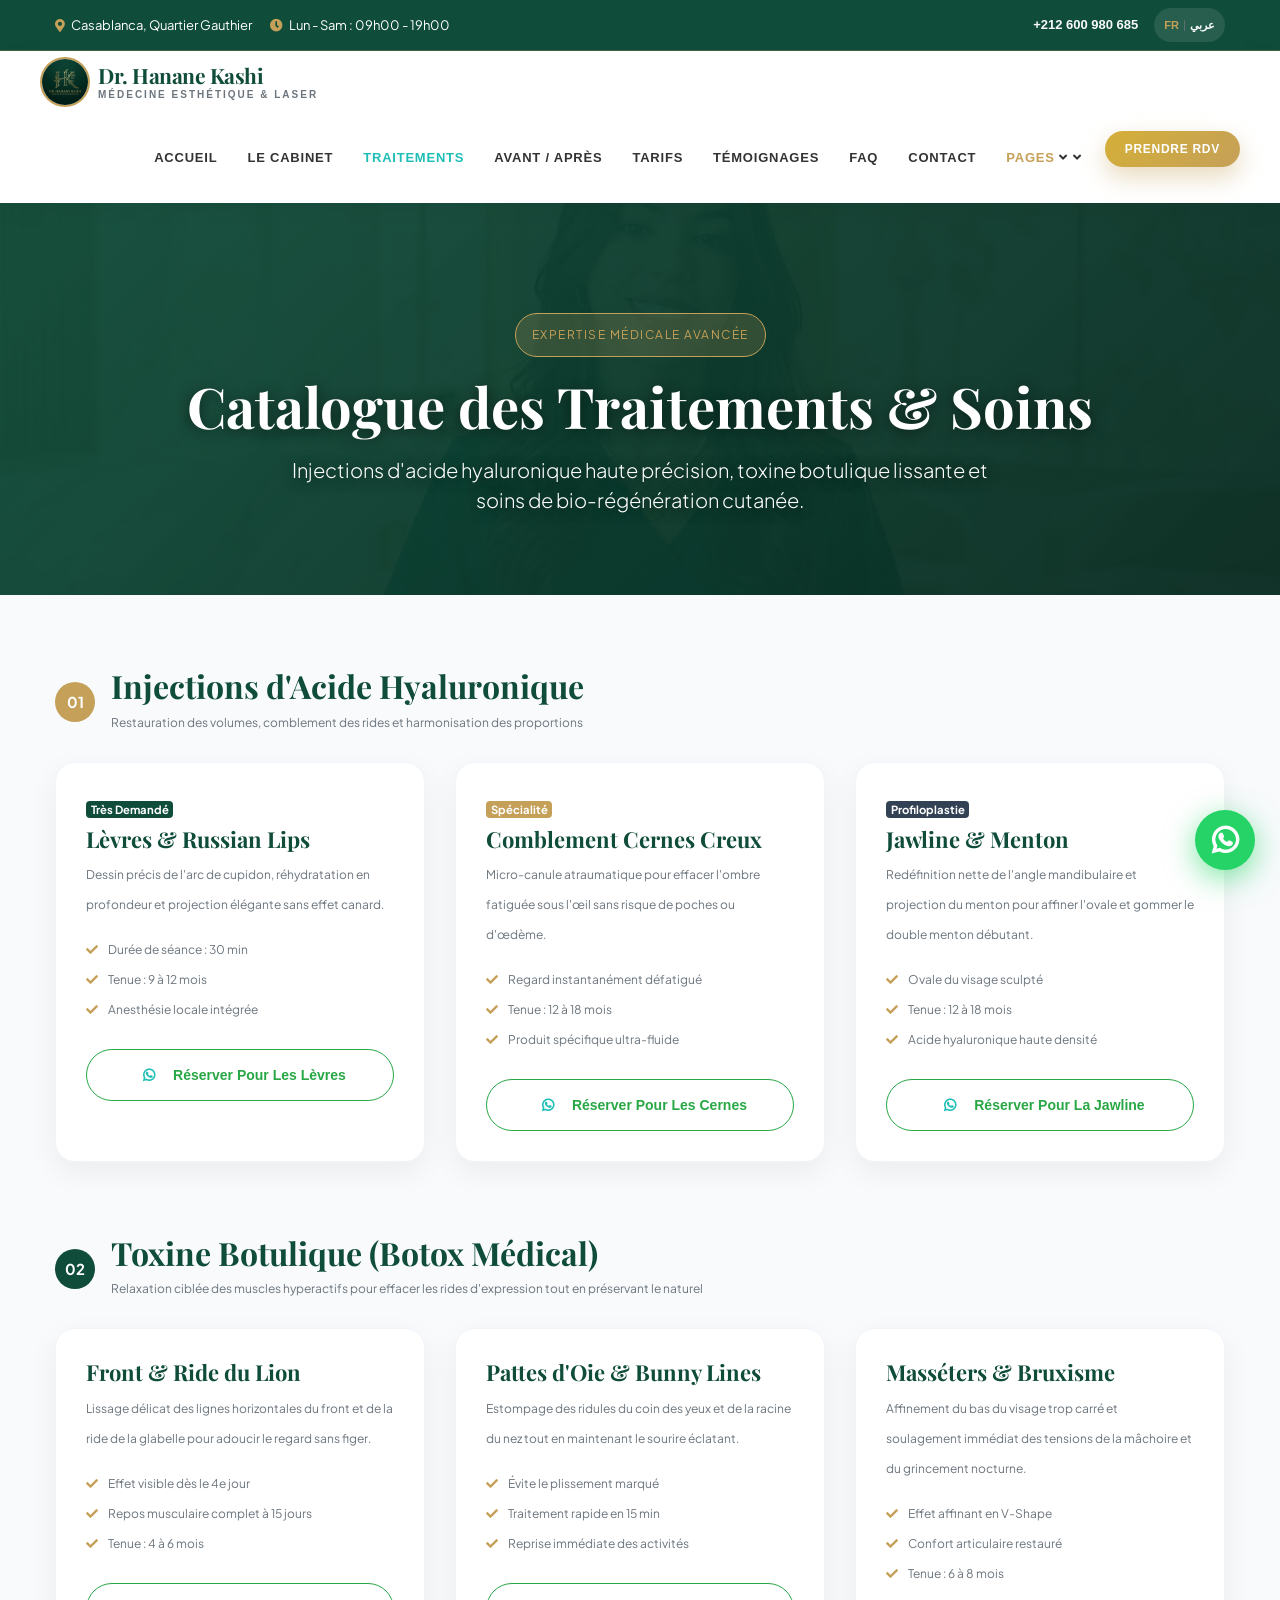
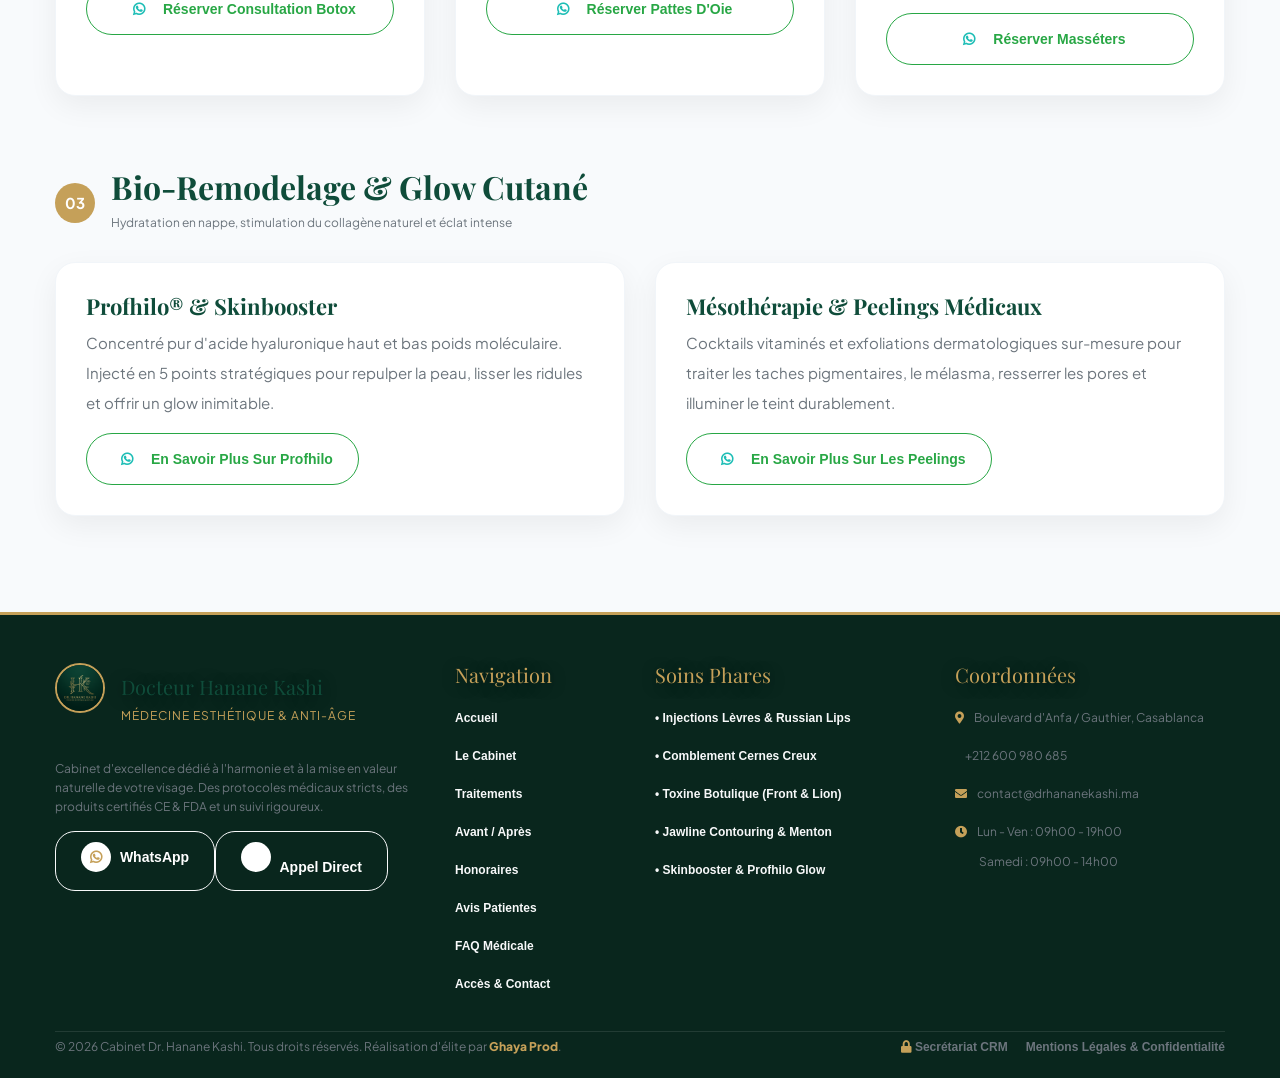
<file: traitements.html>
<!DOCTYPE html>
<html lang="fr" dir="ltr">
<head>
    <meta charset="utf-8">
    <meta http-equiv="X-UA-Compatible" content="IE=edge">
    <meta name="viewport" content="width=device-width, initial-scale=1">
    <meta name="description" content="Docteur Hanane Kashi - Médecine Esthétique & Anti-Âge à Casablanca. Injections d'acide hyaluronique, botox, comblement des cernes, harmonisation faciale naturelle.">
    <title>Catalogue des Traitements | Dr. Hanane Kashi Casablanca</title>
    <link rel="shortcut icon" href="assets/img/dr-kashi-logo.jpg" type="image/x-icon">

    <!-- CSS Assets -->
    <link href="assets/css/bootstrap.min.css" rel="stylesheet" />
    <link href="assets/css/font-awesome.min.css" rel="stylesheet" />
    <link href="assets/css/themify-icons.css" rel="stylesheet" />
    <link href="assets/css/flaticon-set.css" rel="stylesheet" />
    <link href="assets/css/magnific-popup.css" rel="stylesheet" />
    <link href="assets/css/owl.carousel.min.css" rel="stylesheet" />
    <link href="assets/css/owl.theme.default.min.css" rel="stylesheet" />
    <link href="assets/css/animate.css" rel="stylesheet" />
    <link href="assets/css/bootsnav.css" rel="stylesheet" />
    <link href="style.css" rel="stylesheet">
    <link href="assets/css/responsive.css" rel="stylesheet" />

    <!-- Google Fonts -->
    <link href="https://fonts.googleapis.com/css2?family=Plus+Jakarta+Sans:wght@300;400;500;600;700;800&family=Playfair+Display:ital,wght@0,600;0,700;1,400&family=Cairo:wght@400;600;700&display=swap" rel="stylesheet">
    
    <style>
        :root {
            --primary-emerald: #0f4c3a;
            --primary-gold: #c5a059;
            --primary-accent: #1ebeb6;
            --text-dark: #1e293b;
        }
        body {
            font-family: 'Plus Jakarta Sans', sans-serif;
            color: #334155;
            background-color: #ffffff;
            overflow-x: hidden;
        }
        h1, h2, h3, h4, .font-serif {
            font-family: 'Playfair Display', serif;
        }
        .bg-emerald { background-color: var(--primary-emerald) !important; }
        .text-emerald { color: var(--primary-emerald) !important; }
        .text-gold { color: var(--primary-gold) !important; }
        
        .btn-gold {
            background: linear-gradient(135deg, #d4af37, #c5a059);
            color: #fff !important;
            border: none;
            padding: 13px 26px;
            font-weight: 700;
            border-radius: 50px;
            box-shadow: 0 10px 25px rgba(197, 160, 89, 0.4);
            transition: all 0.3s ease;
            display: inline-flex;
            align-items: center;
            gap: 10px;
            text-decoration: none;
        }
        .btn-gold:hover {
            background: linear-gradient(135deg, #c5a059, #b08d46);
            transform: translateY(-2px);
            color: #fff !important;
        }
        .btn-whatsapp {
            background: #25D366;
            color: #fff !important;
            padding: 13px 26px;
            font-weight: 700;
            border-radius: 50px;
            border: none;
            display: inline-flex;
            align-items: center;
            gap: 10px;
            box-shadow: 0 8px 20px rgba(37, 211, 102, 0.35);
            transition: all 0.3s ease;
            text-decoration: none;
        }
        .btn-whatsapp:hover {
            background: #1eb956;
            transform: translateY(-2px);
            color: #fff;
        }
        .floating-whatsapp {
            position: fixed;
            bottom: 85px;
            right: 25px;
            background: #25D366;
            color: #fff !important;
            width: 60px;
            height: 60px;
            border-radius: 50%;
            display: flex;
            align-items: center;
            justify-content: center;
            font-size: 30px;
            box-shadow: 0 8px 30px rgba(37, 211, 102, 0.6);
            z-index: 9999;
            transition: transform 0.3s ease;
            animation: pulse-green 2s infinite;
            text-decoration: none;
        }
        .floating-whatsapp:hover { transform: scale(1.1); }
        @keyframes pulse-green {
            0% { box-shadow: 0 0 0 0 rgba(37, 211, 102, 0.7); }
            70% { box-shadow: 0 0 0 16px rgba(37, 211, 102, 0); }
            100% { box-shadow: 0 0 0 0 rgba(37, 211, 102, 0); }
        }
        .sticky-mobile-bar {
            position: fixed;
            bottom: 0; left: 0;
            width: 100%;
            background: rgba(15, 76, 58, 0.98);
            backdrop-filter: blur(10px);
            padding: 10px 15px;
            display: flex;
            gap: 10px;
            z-index: 9998;
            box-shadow: 0 -4px 20px rgba(0,0,0,0.15);
        }
        .sticky-mobile-bar a {
            flex: 1;
            text-align: center;
            padding: 12px 10px;
            border-radius: 12px;
            font-weight: 700;
            font-size: 13px;
            display: flex;
            align-items: center;
            justify-content: center;
            gap: 8px;
            text-decoration: none;
        }
        .sticky-call { background: #ffffff; color: #0f4c3a !important; }
        .sticky-wa { background: #25D366; color: #ffffff !important; }
        @media (min-width: 992px) {
            .sticky-mobile-bar { display: none; }
            .floating-whatsapp { bottom: 30px; }
        }
        .page-banner h1 { color: #ffffff !important; text-shadow: 0 3px 15px rgba(0,0,0,0.5); }
        .page-banner {
            background: linear-gradient(135deg, rgba(15, 76, 58, 0.95) 0%, rgba(10, 45, 35, 0.97) 100%), url('assets/img/dr-kashi-hero-banner.jpg') center/cover no-repeat;
            padding: 110px 0 80px;
            color: #fff;
            text-align: center;
        }
        .badge-gold {
            background: rgba(197, 160, 89, 0.2);
            color: #fce7b2;
            border: 1px solid #c5a059;
            padding: 6px 16px;
            border-radius: 30px;
            font-size: 12px;
            letter-spacing: 1.5px;
            display: inline-block;
            margin-bottom: 15px;
            text-transform: uppercase;
        }
        .clinic-card {
            background: #fff;
            border-radius: 20px;
            padding: 30px;
            box-shadow: 0 10px 30px rgba(0,0,0,0.06);
            border: 1px solid #f1f5f9;
            transition: all 0.3s ease;
            height: 100%;
        }
        .clinic-card:hover {
            transform: translateY(-5px);
            box-shadow: 0 18px 40px rgba(15, 76, 58, 0.12);
            border-color: #c5a059;
        }
        
    </style>

    <!-- Open Graph / Facebook / WhatsApp Preview -->
    <meta property="og:type" content="website">
    <meta property="og:site_name" content="Cabinet Dr. Hanane Kashi">
    <meta property="og:title" content="Catalogue des Soins Esthétiques | Dr. Hanane Kashi">
    <meta property="og:description" content="Guide complet des actes esthétiques : acide hyaluronique lèvres & cernes, toxine botulique, skinbooster Profhilo, peelings et régénération cutanée.">
    <meta property="og:image" content="assets/img/dr-kashi-hero-banner.jpg">
    <meta property="og:locale" content="fr_FR">

    <!-- Twitter Card -->
    <meta name="twitter:card" content="summary_large_image">
    <meta name="twitter:title" content="Catalogue des Soins Esthétiques | Dr. Hanane Kashi">
    <meta name="twitter:description" content="Guide complet des actes esthétiques : acide hyaluronique lèvres & cernes, toxine botulique, skinbooster Profhilo, peelings et régénération cutanée.">
    <meta name="twitter:image" content="assets/img/dr-kashi-hero-banner.jpg">
    <meta name="theme-color" content="#0f4c3a">
    
    <!-- Schema.org MedicalBusiness JSON-LD -->
    <script type="application/ld+json">
    {
      "@context": "https://schema.org",
      "@type": "Physician",
      "name": "Docteur Hanane Kashi - Médecine Esthétique & Laser",
      "image": "assets/img/dr-kashi-desk.png",
      "url": "https://drhananekashi.ma",
      "telephone": "+212600980685",
      "priceRange": "500 - 5000 MAD",
      "address": {
        "@type": "PostalAddress",
        "streetAddress": "Angle Boulevard d'Anfa et Rue Gauthier",
        "addressLocality": "Casablanca",
        "addressRegion": "Grand Casablanca",
        "postalCode": "20000",
        "addressCountry": "MA"
      },
      "geo": {
        "@type": "GeoCoordinates",
        "latitude": 33.589886,
        "longitude": -7.632053
      },
      "openingHoursSpecification": [
        {
          "@type": "OpeningHoursSpecification",
          "dayOfWeek": ["Monday", "Tuesday", "Wednesday", "Thursday", "Friday"],
          "opens": "09:00",
          "closes": "19:00"
        },
        {
          "@type": "OpeningHoursSpecification",
          "dayOfWeek": ["Saturday"],
          "opens": "09:00",
          "closes": "14:00"
        }
      ],
      "medicalSpecialty": [
        "Dermatology",
        "PlasticSurgery"
      ]
    }
    </script>


</head>
<body>
    
    <!-- Topbar Info -->
    <div class="top-bar-area bg-emerald text-light py-2" style="font-size: 13px; border-bottom: 1px solid rgba(197, 160, 89, 0.3);">
        <div class="container">
            <div class="row align-items-center">
                <div class="col-md-7 col-12 text-center text-md-left">
                    <span class="mr-3"><i class="fas fa-map-marker-alt text-gold mr-1"></i> Casablanca, Quartier Gauthier</span>
                    <span><i class="fas fa-clock text-gold mr-1"></i> Lun - Sam : 09h00 - 19h00</span>
                </div>
                <div class="col-md-5 col-12 text-center text-md-right mt-1 mt-md-0 d-flex justify-content-center justify-content-md-end align-items-center">
                    <a href="tel:+212600980685" class="text-light mr-3 font-weight-bold"><i class="fas fa-phone-alt text-gold mr-1"></i> +212 600 980 685</a>
                    <div class="lang-switch d-inline-flex align-items-center" style="background: rgba(255,255,255,0.1); padding: 2px 10px; border-radius: 20px;">
                        <a href="index.html" style="color: #c5a059; font-weight: bold; font-size: 11px;">FR</a>
                        <span class="text-muted mx-1" style="font-size: 10px;">|</span>
                        <a href="ar.html" style="color: #fff; font-size: 11px;">عربي</a>
                    </div>
                </div>
            </div>
        </div>
    </div>

    <!-- Navigation -->
    <header id="home">
        <nav class="navbar navbar-default navbar-sticky bootsnav">
            <div class="container">
                <div class="navbar-header">
                    <button type="button" class="navbar-toggle" data-toggle="collapse" data-target="#navbar-menu">
                        <i class="fa fa-bars"></i>
                    </button>
                    <a class="navbar-brand d-flex align-items-center" href="index.html" style="padding: 6px 0;">
                        <img src="assets/img/dr-kashi-logo.jpg" alt="Logo Dr Hanane Kashi" style="height: 50px; width: 50px; border-radius: 50%; object-fit: cover; border: 2px solid #c5a059;" class="mr-2">
                        <div style="line-height: 1.2;">
                            <span class="font-serif font-weight-bold" style="font-size: 21px; color: var(--primary-emerald); letter-spacing: -0.5px;">Dr. Hanane Kashi</span>
                            <span class="d-block text-muted" style="font-size: 10px; text-transform: uppercase; letter-spacing: 2px;">Médecine Esthétique & Laser</span>
                        </div>
                    </a>
                </div>

                <div class="collapse navbar-collapse" id="navbar-menu">
                    <ul class="nav navbar-nav navbar-right" data-in="fadeInDown" data-out="fadeOutUp">
                        <li><a href="index.html">Accueil</a></li>
<li><a href="a-propos.html">Le Cabinet</a></li>
<li class="active"><a href="traitements.html">Traitements</a></li>
<li><a href="avant-apres.html">Avant / Après</a></li>
<li><a href="tarifs.html">Tarifs</a></li>
<li><a href="temoignages.html">Témoignages</a></li>
<li><a href="faq.html">FAQ</a></li>
<li><a href="contact.html">Contact</a></li>

                        
        <li class="dropdown">
            <a href="javascript:void(0)" class="dropdown-toggle" data-toggle="dropdown"><span style="color: #c5a059; font-weight: 700;">Pages</span> <i class="fa fa-angle-down"></i></a>
            <ul class="dropdown-menu">
                <li><a href="a-propos.html"><i class="fa fa-user-md mr-2" style="color: #c5a059;"></i> Le Cabinet & Dr. Kashi</a></li>
                <li><a href="traitements.html"><i class="fa fa-magic mr-2" style="color: #c5a059;"></i> Catalogue des Soins</a></li>
                <li><a href="avant-apres.html"><i class="fa fa-sliders mr-2" style="color: #c5a059;"></i> Galerie Avant / Après</a></li>
                <li><a href="tarifs.html"><i class="fa fa-tag mr-2" style="color: #c5a059;"></i> Honoraires & Forfaits</a></li>
                <li><a href="temoignages.html"><i class="fa fa-star mr-2" style="color: #c5a059;"></i> Avis Patientes</a></li>
                <li><a href="faq.html"><i class="fa fa-question-circle mr-2" style="color: #c5a059;"></i> Questions Fréquentes</a></li>
                <li><a href="contact.html"><i class="fa fa-map-marker mr-2" style="color: #c5a059;"></i> Accès & Contact</a></li>
                <li class="divider"></li>
                <li><a href="admin.html"><i class="fa fa-lock mr-2" style="color: #0f4c3a;"></i> Espace Secrétariat (CRM)</a></li>
            </ul>
        </li>
    
                        <li class="d-none d-lg-block ml-2">
                            <a href="contact.html" class="btn-gold" style="padding: 8px 20px !important; margin-top: 18px; color: #fff !important; font-size: 12px;">Prendre RDV</a>
                        </li>
                    </ul>
                </div>
            </div>
        </nav>
    </header>
    
    
    <!-- Page Banner -->
    <div class="page-banner">
        <div class="container">
            <span class="badge-gold">Expertise Médicale Avancée</span>
            <h1 class="display-4 font-weight-bold mb-3 font-serif" style="color: #ffffff !important; text-shadow: 0 3px 15px rgba(0,0,0,0.5);">Catalogue des Traitements & Soins</h1>
            <p class="lead max-w-700 mx-auto" style="color: #cbd5e1; max-width: 700px; margin: 0 auto;">
                Injections d'acide hyaluronique haute précision, toxine botulique lissante et soins de bio-régénération cutanée.
            </p>
        </div>
    </div>

    <!-- Treatments Grid -->
    <div class="py-5" style="background: #f8fafc;">
        <div class="container py-4">

            <!-- Section 1: Injections Acide Hyaluronique -->
            <div class="mb-5" id="acide-hyaluronique">
                <div class="d-flex align-items-center mb-4">
                    <span class="mr-3" style="width: 40px; height: 40px; background: #c5a059; border-radius: 50%; display: flex; align-items: center; justify-content: center; color: #fff; font-weight: bold;">01</span>
                    <div>
                        <h2 class="font-serif font-weight-bold text-emerald mb-0">Injections d'Acide Hyaluronique</h2>
                        <small class="text-muted">Restauration des volumes, comblement des rides et harmonisation des proportions</small>
                    </div>
                </div>
                <div class="row">
                    <div class="col-lg-4 col-md-6 mb-4" id="levres">
                        <div class="clinic-card">
                            <span class="badge badge-success mb-2" style="background: #0f4c3a;">Très Demandé</span>
                            <h4 class="font-serif font-weight-bold mb-2">Lèvres & Russian Lips</h4>
                            <p class="text-muted small">Dessin précis de l'arc de cupidon, réhydratation en profondeur et projection élégante sans effet canard.</p>
                            <ul class="list-unstyled small text-muted mb-4">
                                <li><i class="fas fa-check text-gold mr-2"></i> Durée de séance : 30 min</li>
                                <li><i class="fas fa-check text-gold mr-2"></i> Tenue : 9 à 12 mois</li>
                                <li><i class="fas fa-check text-gold mr-2"></i> Anesthésie locale intégrée</li>
                            </ul>
                            <a href="https://wa.me/212600980685?text=Bonjour%20Dr.%20Hanane%20Kashi,%20je%20souhaite%20r%C3%A9server%20pour%20les%20L%C3%A8vres." target="_blank" class="btn btn-sm btn-outline-success btn-block rounded-pill font-weight-bold">
                                <i class="fab fa-whatsapp"></i> Réserver pour les Lèvres
                            </a>
                        </div>
                    </div>

                    <div class="col-lg-4 col-md-6 mb-4" id="cernes">
                        <div class="clinic-card">
                            <span class="badge badge-info mb-2" style="background: #c5a059;">Spécialité</span>
                            <h4 class="font-serif font-weight-bold mb-2">Comblement Cernes Creux</h4>
                            <p class="text-muted small">Micro-canule atraumatique pour effacer l'ombre fatiguée sous l'œil sans risque de poches ou d'œdème.</p>
                            <ul class="list-unstyled small text-muted mb-4">
                                <li><i class="fas fa-check text-gold mr-2"></i> Regard instantanément défatigué</li>
                                <li><i class="fas fa-check text-gold mr-2"></i> Tenue : 12 à 18 mois</li>
                                <li><i class="fas fa-check text-gold mr-2"></i> Produit spécifique ultra-fluide</li>
                            </ul>
                            <a href="https://wa.me/212600980685?text=Bonjour%20Dr.%20Hanane%20Kashi,%20je%20souhaite%20r%C3%A9server%20pour%20les%20Cernes." target="_blank" class="btn btn-sm btn-outline-success btn-block rounded-pill font-weight-bold">
                                <i class="fab fa-whatsapp"></i> Réserver pour les Cernes
                            </a>
                        </div>
                    </div>

                    <div class="col-lg-4 col-md-6 mb-4" id="jawline">
                        <div class="clinic-card">
                            <span class="badge badge-secondary mb-2" style="background: #334155;">Profiloplastie</span>
                            <h4 class="font-serif font-weight-bold mb-2">Jawline & Menton</h4>
                            <p class="text-muted small">Redéfinition nette de l'angle mandibulaire et projection du menton pour affiner l'ovale et gommer le double menton débutant.</p>
                            <ul class="list-unstyled small text-muted mb-4">
                                <li><i class="fas fa-check text-gold mr-2"></i> Ovale du visage sculpté</li>
                                <li><i class="fas fa-check text-gold mr-2"></i> Tenue : 12 à 18 mois</li>
                                <li><i class="fas fa-check text-gold mr-2"></i> Acide hyaluronique haute densité</li>
                            </ul>
                            <a href="https://wa.me/212600980685?text=Bonjour%20Dr.%20Hanane%20Kashi,%20je%20souhaite%20r%C3%A9server%20pour%20la%20Jawline." target="_blank" class="btn btn-sm btn-outline-success btn-block rounded-pill font-weight-bold">
                                <i class="fab fa-whatsapp"></i> Réserver pour la Jawline
                            </a>
                        </div>
                    </div>
                </div>
            </div>

            <!-- Section 2: Toxine Botulique (Botox) -->
            <div class="mb-5" id="botox">
                <div class="d-flex align-items-center mb-4">
                    <span class="mr-3" style="width: 40px; height: 40px; background: #0f4c3a; border-radius: 50%; display: flex; align-items: center; justify-content: center; color: #fff; font-weight: bold;">02</span>
                    <div>
                        <h2 class="font-serif font-weight-bold text-emerald mb-0">Toxine Botulique (Botox Médical)</h2>
                        <small class="text-muted">Relaxation ciblée des muscles hyperactifs pour effacer les rides d'expression tout en préservant le naturel</small>
                    </div>
                </div>
                <div class="row">
                    <div class="col-lg-4 col-md-6 mb-4">
                        <div class="clinic-card">
                            <h4 class="font-serif font-weight-bold mb-2">Front & Ride du Lion</h4>
                            <p class="text-muted small">Lissage délicat des lignes horizontales du front et de la ride de la glabelle pour adoucir le regard sans figer.</p>
                            <ul class="list-unstyled small text-muted mb-4">
                                <li><i class="fas fa-check text-gold mr-2"></i> Effet visible dès le 4e jour</li>
                                <li><i class="fas fa-check text-gold mr-2"></i> Repos musculaire complet à 15 jours</li>
                                <li><i class="fas fa-check text-gold mr-2"></i> Tenue : 4 à 6 mois</li>
                            </ul>
                            <a href="https://wa.me/212600980685?text=Bonjour%20Dr.%20Hanane%20Kashi,%20je%20souhaite%20un%20RDV%20pour%20le%20Front%20et%20Ride%20du%20Lion." target="_blank" class="btn btn-sm btn-outline-success btn-block rounded-pill font-weight-bold">
                                <i class="fab fa-whatsapp"></i> Réserver Consultation Botox
                            </a>
                        </div>
                    </div>

                    <div class="col-lg-4 col-md-6 mb-4">
                        <div class="clinic-card">
                            <h4 class="font-serif font-weight-bold mb-2">Pattes d'Oie & Bunny Lines</h4>
                            <p class="text-muted small">Estompage des ridules du coin des yeux et de la racine du nez tout en maintenant le sourire éclatant.</p>
                            <ul class="list-unstyled small text-muted mb-4">
                                <li><i class="fas fa-check text-gold mr-2"></i> Évite le plissement marqué</li>
                                <li><i class="fas fa-check text-gold mr-2"></i> Traitement rapide en 15 min</li>
                                <li><i class="fas fa-check text-gold mr-2"></i> Reprise immédiate des activités</li>
                            </ul>
                            <a href="https://wa.me/212600980685?text=Bonjour%20Dr.%20Hanane%20Kashi,%20je%20souhaite%20un%20RDV%20pour%20les%20Pattes%20d%27Oie." target="_blank" class="btn btn-sm btn-outline-success btn-block rounded-pill font-weight-bold">
                                <i class="fab fa-whatsapp"></i> Réserver Pattes d'Oie
                            </a>
                        </div>
                    </div>

                    <div class="col-lg-4 col-md-6 mb-4">
                        <div class="clinic-card">
                            <h4 class="font-serif font-weight-bold mb-2">Masséters & Bruxisme</h4>
                            <p class="text-muted small">Affinement du bas du visage trop carré et soulagement immédiat des tensions de la mâchoire et du grincement nocturne.</p>
                            <ul class="list-unstyled small text-muted mb-4">
                                <li><i class="fas fa-check text-gold mr-2"></i> Effet affinant en V-Shape</li>
                                <li><i class="fas fa-check text-gold mr-2"></i> Confort articulaire restauré</li>
                                <li><i class="fas fa-check text-gold mr-2"></i> Tenue : 6 à 8 mois</li>
                            </ul>
                            <a href="https://wa.me/212600980685?text=Bonjour%20Dr.%20Hanane%20Kashi,%20je%20souhaite%20un%20RDV%20pour%20les%20Mass%C3%A9ters." target="_blank" class="btn btn-sm btn-outline-success btn-block rounded-pill font-weight-bold">
                                <i class="fab fa-whatsapp"></i> Réserver Masséters
                            </a>
                        </div>
                    </div>
                </div>
            </div>

            <!-- Section 3: Régénération Cutanée -->
            <div id="profhilo">
                <div class="d-flex align-items-center mb-4">
                    <span class="mr-3" style="width: 40px; height: 40px; background: #c5a059; border-radius: 50%; display: flex; align-items: center; justify-content: center; color: #fff; font-weight: bold;">03</span>
                    <div>
                        <h2 class="font-serif font-weight-bold text-emerald mb-0">Bio-Remodelage & Glow Cutané</h2>
                        <small class="text-muted">Hydratation en nappe, stimulation du collagène naturel et éclat intense</small>
                    </div>
                </div>
                <div class="row">
                    <div class="col-lg-6 mb-4">
                        <div class="clinic-card">
                            <h4 class="font-serif font-weight-bold mb-2">Profhilo® & Skinbooster</h4>
                            <p class="text-muted">Concentré pur d'acide hyaluronique haut et bas poids moléculaire. Injecté en 5 points stratégiques pour repulper la peau, lisser les ridules et offrir un glow inimitable.</p>
                            <a href="https://wa.me/212600980685?text=Bonjour%20Dr.%20Hanane%20Kashi,%20je%20souhaite%20r%C3%A9server%20pour%20le%20Profhilo." target="_blank" class="btn btn-sm btn-outline-success rounded-pill font-weight-bold">
                                <i class="fab fa-whatsapp"></i> En savoir plus sur Profhilo
                            </a>
                        </div>
                    </div>
                    <div class="col-lg-6 mb-4">
                        <div class="clinic-card">
                            <h4 class="font-serif font-weight-bold mb-2">Mésothérapie & Peelings Médicaux</h4>
                            <p class="text-muted">Cocktails vitaminés et exfoliations dermatologiques sur-mesure pour traiter les taches pigmentaires, le mélasma, resserrer les pores et illuminer le teint durablement.</p>
                            <a href="https://wa.me/212600980685?text=Bonjour%20Dr.%20Hanane%20Kashi,%20je%20souhaite%20r%C3%A9server%20pour%20un%20Peeling%20ou%20M%C3%A9soth%C3%A9rapie." target="_blank" class="btn btn-sm btn-outline-success rounded-pill font-weight-bold">
                                <i class="fab fa-whatsapp"></i> En savoir plus sur les Peelings
                            </a>
                        </div>
                    </div>
                </div>
            </div>

        </div>
    </div>

    
    <!-- Footer -->
    <footer class="bg-dark text-light pt-5 pb-3" style="background: #09261d !important; border-top: 3px solid #c5a059;">
        <div class="container">
            <div class="row">
                <div class="col-lg-4 col-md-6 mb-4">
                    <div class="d-flex align-items-center mb-3">
                        <img src="assets/img/dr-kashi-logo.jpg" alt="Dr Kashi" style="height: 50px; width: 50px; border-radius: 50%; border: 2px solid #c5a059;" class="mr-3">
                        <div>
                            <h4 class="font-serif text-white mb-0" style="font-size: 20px;">Docteur Hanane Kashi</h4>
                            <small class="text-gold text-uppercase" style="letter-spacing: 1px;">Médecine Esthétique & Anti-Âge</small>
                        </div>
                    </div>
                    <p class="text-muted small" style="line-height: 1.6;">
                        Cabinet d'excellence dédié à l'harmonie et à la mise en valeur naturelle de votre visage. Des protocoles médicaux stricts, des produits certifiés CE & FDA et un suivi rigoureux.
                    </p>
                    <div class="d-flex gap-2">
                        <a href="https://wa.me/212600980685" target="_blank" class="btn btn-sm btn-outline-light" style="border-radius: 20px;"><i class="fab fa-whatsapp text-gold"></i> WhatsApp</a>
                        <a href="tel:+212600980685" class="btn btn-sm btn-outline-light" style="border-radius: 20px;"><i class="fas fa-phone-alt text-gold"></i> Appel Direct</a>
                    </div>
                </div>

                <div class="col-lg-2 col-md-6 mb-4">
                    <h5 class="text-gold font-serif mb-3">Navigation</h5>
                    <ul class="list-unstyled small text-muted">
                        <li class="mb-2"><a href="index.html" class="text-light text-decoration-none">Accueil</a></li>
                        <li class="mb-2"><a href="a-propos.html" class="text-light text-decoration-none">Le Cabinet</a></li>
                        <li class="mb-2"><a href="traitements.html" class="text-light text-decoration-none">Traitements</a></li>
                        <li class="mb-2"><a href="avant-apres.html" class="text-light text-decoration-none">Avant / Après</a></li>
                        <li class="mb-2"><a href="tarifs.html" class="text-light text-decoration-none">Honoraires</a></li>
                        <li class="mb-2"><a href="temoignages.html" class="text-light text-decoration-none">Avis Patientes</a></li>
                        <li class="mb-2"><a href="faq.html" class="text-light text-decoration-none">FAQ Médicale</a></li>
                        <li class="mb-2"><a href="contact.html" class="text-light text-decoration-none">Accès & Contact</a></li>
                    </ul>
                </div>

                <div class="col-lg-3 col-md-6 mb-4">
                    <h5 class="text-gold font-serif mb-3">Soins Phares</h5>
                    <ul class="list-unstyled small text-muted">
                        <li class="mb-2"><a href="traitements.html#levres" class="text-light text-decoration-none">• Injections Lèvres & Russian Lips</a></li>
                        <li class="mb-2"><a href="traitements.html#cernes" class="text-light text-decoration-none">• Comblement Cernes Creux</a></li>
                        <li class="mb-2"><a href="traitements.html#botox" class="text-light text-decoration-none">• Toxine Botulique (Front & Lion)</a></li>
                        <li class="mb-2"><a href="traitements.html#jawline" class="text-light text-decoration-none">• Jawline Contouring & Menton</a></li>
                        <li class="mb-2"><a href="traitements.html#profhilo" class="text-light text-decoration-none">• Skinbooster & Profhilo Glow</a></li>
                    </ul>
                </div>

                <div class="col-lg-3 col-md-6 mb-4">
                    <h5 class="text-gold font-serif mb-3">Coordonnées</h5>
                    <ul class="list-unstyled small text-muted">
                        <li class="mb-2"><i class="fas fa-map-marker-alt text-gold mr-2"></i> Boulevard d'Anfa / Gauthier, Casablanca</li>
                        <li class="mb-2"><i class="fas fa-phone-alt text-gold mr-2"></i> +212 600 980 685</li>
                        <li class="mb-2"><i class="fas fa-envelope text-gold mr-2"></i> contact@drhananekashi.ma</li>
                        <li class="mb-2"><i class="fas fa-clock text-gold mr-2"></i> Lun - Ven : 09h00 - 19h00<br><span class="ml-4">Samedi : 09h00 - 14h00</span></li>
                    </ul>
                </div>
            </div>

            <hr style="border-color: rgba(255,255,255,0.1);">
            <div class="row align-items-center small text-muted">
                <div class="col-md-6 text-center text-md-left">
                    &copy; 2026 Cabinet Dr. Hanane Kashi. Tous droits réservés. Réalisation d'élite par <strong class="text-gold">Ghaya Prod</strong>.
                </div>
                <div class="col-md-6 text-center text-md-right mt-2 mt-md-0">
                    <a href="admin.html" class="text-muted mr-3"><i class="fas fa-lock text-gold"></i> Secrétariat CRM</a>
                    <a href="contact.html" class="text-muted">Mentions Légales & Confidentialité</a>
                </div>
            </div>
        </div>
    </footer>

    <!-- Floating WhatsApp -->
    <a href="https://wa.me/212600980685?text=Bonjour%20Dr.%20Hanane%20Kashi,%20je%20souhaite%20r%C3%A9server%20une%20consultation." target="_blank" class="floating-whatsapp" title="Contacter sur WhatsApp">
        <i class="fab fa-whatsapp"></i>
    </a>

    <!-- Sticky Mobile Bar -->
    <div class="sticky-mobile-bar">
        <a href="tel:+212600980685" class="sticky-call">
            <i class="fas fa-phone-alt"></i> Appeler le Cabinet
        </a>
        <a href="https://wa.me/212600980685?text=Bonjour%20Dr.%20Hanane%20Kashi,%20je%20souhaite%20r%C3%A9server%20une%20consultation." target="_blank" class="sticky-wa">
            <i class="fab fa-whatsapp"></i> WhatsApp Direct
        </a>
    </div>

    <!-- Scripts -->
    <script src="assets/js/jquery-1.12.4.min.js"></script>
    <script src="assets/js/bootstrap.min.js"></script>
    <script src="assets/js/equal-height.min.js"></script>
    <script src="assets/js/jquery.appear.js"></script>
    <script src="assets/js/jquery.easing.min.js"></script>
    <script src="assets/js/jquery.magnific-popup.min.js"></script>
    <script src="assets/js/modernizr.custom.13711.js"></script>
    <script src="assets/js/owl.carousel.min.js"></script>
    <script src="assets/js/wow.min.js"></script>
    <script src="assets/js/progress-bar.min.js"></script>
    <script src="assets/js/isotope.pkgd.min.js"></script>
    <script src="assets/js/imagesloaded.pkgd.min.js"></script>
    <script src="assets/js/count-to.js"></script>
    <script src="assets/js/YTPlayer.min.js"></script>
    <script src="assets/js/bootsnav.js"></script>
    <script src="assets/js/main.js"></script>

    <script>
    // Lead Storage Helper
    function recordPatientInCRM(name, phone, treatment, date, source, note) {
        try {
            var list = [];
            var stored = localStorage.getItem('dr_kashi_patients');
            if (stored) {
                list = JSON.parse(stored);
            }
            var newLead = {
                id: Date.now().toString(),
                name: name || 'Patiente Web',
                phone: phone || '',
                treatment: treatment || 'Consultation Globale',
                date: date || new Date().toISOString().slice(0, 10),
                status: 'Nouveau',
                source: source || 'Site Web',
                note: note || ('Demande reçue via ' + (source || 'Site Web'))
            };
            list.unshift(newLead);
            localStorage.setItem('dr_kashi_patients', JSON.stringify(list));
        } catch(e) {
            console.error("Erreur enregistrement CRM :", e);
        }
    }
    </script>
    
</body>
</html>
</file>
<file: assets/css/themify-icons.css>
@font-face {
	font-family: 'themify';
	src:url('../fonts/themify.eot?-fvbane');
	src:url('../fonts/themify.eot?#iefix-fvbane') format('embedded-opentype'),
		url('../fonts/themify.woff?-fvbane') format('woff'),
		url('../fonts/themify.ttf?-fvbane') format('truetype'),
		url('../fonts/themify.svg?-fvbane#themify') format('svg');
	font-weight: normal;
	font-style: normal;
}

[class^="ti-"], [class*=" ti-"] {
	font-family: 'themify';
	speak: none;
	font-style: normal;
	font-weight: normal;
	font-variant: normal;
	text-transform: none;
	line-height: 1;

	/* Better Font Rendering =========== */
	-webkit-font-smoothing: antialiased;
	-moz-osx-font-smoothing: grayscale;
}

.ti-wand:before {
	content: "\e600";
}
.ti-volume:before {
	content: "\e601";
}
.ti-user:before {
	content: "\e602";
}
.ti-unlock:before {
	content: "\e603";
}
.ti-unlink:before {
	content: "\e604";
}
.ti-trash:before {
	content: "\e605";
}
.ti-thought:before {
	content: "\e606";
}
.ti-target:before {
	content: "\e607";
}
.ti-tag:before {
	content: "\e608";
}
.ti-tablet:before {
	content: "\e609";
}
.ti-star:before {
	content: "\e60a";
}
.ti-spray:before {
	content: "\e60b";
}
.ti-signal:before {
	content: "\e60c";
}
.ti-shopping-cart:before {
	content: "\e60d";
}
.ti-shopping-cart-full:before {
	content: "\e60e";
}
.ti-settings:before {
	content: "\e60f";
}
.ti-search:before {
	content: "\e610";
}
.ti-zoom-in:before {
	content: "\e611";
}
.ti-zoom-out:before {
	content: "\e612";
}
.ti-cut:before {
	content: "\e613";
}
.ti-ruler:before {
	content: "\e614";
}
.ti-ruler-pencil:before {
	content: "\e615";
}
.ti-ruler-alt:before {
	content: "\e616";
}
.ti-bookmark:before {
	content: "\e617";
}
.ti-bookmark-alt:before {
	content: "\e618";
}
.ti-reload:before {
	content: "\e619";
}
.ti-plus:before {
	content: "\e61a";
}
.ti-pin:before {
	content: "\e61b";
}
.ti-pencil:before {
	content: "\e61c";
}
.ti-pencil-alt:before {
	content: "\e61d";
}
.ti-paint-roller:before {
	content: "\e61e";
}
.ti-paint-bucket:before {
	content: "\e61f";
}
.ti-na:before {
	content: "\e620";
}
.ti-mobile:before {
	content: "\e621";
}
.ti-minus:before {
	content: "\e622";
}
.ti-medall:before {
	content: "\e623";
}
.ti-medall-alt:before {
	content: "\e624";
}
.ti-marker:before {
	content: "\e625";
}
.ti-marker-alt:before {
	content: "\e626";
}
.ti-arrow-up:before {
	content: "\e627";
}
.ti-arrow-right:before {
	content: "\e628";
}
.ti-arrow-left:before {
	content: "\e629";
}
.ti-arrow-down:before {
	content: "\e62a";
}
.ti-lock:before {
	content: "\e62b";
}
.ti-location-arrow:before {
	content: "\e62c";
}
.ti-link:before {
	content: "\e62d";
}
.ti-layout:before {
	content: "\e62e";
}
.ti-layers:before {
	content: "\e62f";
}
.ti-layers-alt:before {
	content: "\e630";
}
.ti-key:before {
	content: "\e631";
}
.ti-import:before {
	content: "\e632";
}
.ti-image:before {
	content: "\e633";
}
.ti-heart:before {
	content: "\e634";
}
.ti-heart-broken:before {
	content: "\e635";
}
.ti-hand-stop:before {
	content: "\e636";
}
.ti-hand-open:before {
	content: "\e637";
}
.ti-hand-drag:before {
	content: "\e638";
}
.ti-folder:before {
	content: "\e639";
}
.ti-flag:before {
	content: "\e63a";
}
.ti-flag-alt:before {
	content: "\e63b";
}
.ti-flag-alt-2:before {
	content: "\e63c";
}
.ti-eye:before {
	content: "\e63d";
}
.ti-export:before {
	content: "\e63e";
}
.ti-exchange-vertical:before {
	content: "\e63f";
}
.ti-desktop:before {
	content: "\e640";
}
.ti-cup:before {
	content: "\e641";
}
.ti-crown:before {
	content: "\e642";
}
.ti-comments:before {
	content: "\e643";
}
.ti-comment:before {
	content: "\e644";
}
.ti-comment-alt:before {
	content: "\e645";
}
.ti-close:before {
	content: "\e646";
}
.ti-clip:before {
	content: "\e647";
}
.ti-angle-up:before {
	content: "\e648";
}
.ti-angle-right:before {
	content: "\e649";
}
.ti-angle-left:before {
	content: "\e64a";
}
.ti-angle-down:before {
	content: "\e64b";
}
.ti-check:before {
	content: "\e64c";
}
.ti-check-box:before {
	content: "\e64d";
}
.ti-camera:before {
	content: "\e64e";
}
.ti-announcement:before {
	content: "\e64f";
}
.ti-brush:before {
	content: "\e650";
}
.ti-briefcase:before {
	content: "\e651";
}
.ti-bolt:before {
	content: "\e652";
}
.ti-bolt-alt:before {
	content: "\e653";
}
.ti-blackboard:before {
	content: "\e654";
}
.ti-bag:before {
	content: "\e655";
}
.ti-move:before {
	content: "\e656";
}
.ti-arrows-vertical:before {
	content: "\e657";
}
.ti-arrows-horizontal:before {
	content: "\e658";
}
.ti-fullscreen:before {
	content: "\e659";
}
.ti-arrow-top-right:before {
	content: "\e65a";
}
.ti-arrow-top-left:before {
	content: "\e65b";
}
.ti-arrow-circle-up:before {
	content: "\e65c";
}
.ti-arrow-circle-right:before {
	content: "\e65d";
}
.ti-arrow-circle-left:before {
	content: "\e65e";
}
.ti-arrow-circle-down:before {
	content: "\e65f";
}
.ti-angle-double-up:before {
	content: "\e660";
}
.ti-angle-double-right:before {
	content: "\e661";
}
.ti-angle-double-left:before {
	content: "\e662";
}
.ti-angle-double-down:before {
	content: "\e663";
}
.ti-zip:before {
	content: "\e664";
}
.ti-world:before {
	content: "\e665";
}
.ti-wheelchair:before {
	content: "\e666";
}
.ti-view-list:before {
	content: "\e667";
}
.ti-view-list-alt:before {
	content: "\e668";
}
.ti-view-grid:before {
	content: "\e669";
}
.ti-uppercase:before {
	content: "\e66a";
}
.ti-upload:before {
	content: "\e66b";
}
.ti-underline:before {
	content: "\e66c";
}
.ti-truck:before {
	content: "\e66d";
}
.ti-timer:before {
	content: "\e66e";
}
.ti-ticket:before {
	content: "\e66f";
}
.ti-thumb-up:before {
	content: "\e670";
}
.ti-thumb-down:before {
	content: "\e671";
}
.ti-text:before {
	content: "\e672";
}
.ti-stats-up:before {
	content: "\e673";
}
.ti-stats-down:before {
	content: "\e674";
}
.ti-split-v:before {
	content: "\e675";
}
.ti-split-h:before {
	content: "\e676";
}
.ti-smallcap:before {
	content: "\e677";
}
.ti-shine:before {
	content: "\e678";
}
.ti-shift-right:before {
	content: "\e679";
}
.ti-shift-left:before {
	content: "\e67a";
}
.ti-shield:before {
	content: "\e67b";
}
.ti-notepad:before {
	content: "\e67c";
}
.ti-server:before {
	content: "\e67d";
}
.ti-quote-right:before {
	content: "\e67e";
}
.ti-quote-left:before {
	content: "\e67f";
}
.ti-pulse:before {
	content: "\e680";
}
.ti-printer:before {
	content: "\e681";
}
.ti-power-off:before {
	content: "\e682";
}
.ti-plug:before {
	content: "\e683";
}
.ti-pie-chart:before {
	content: "\e684";
}
.ti-paragraph:before {
	content: "\e685";
}
.ti-panel:before {
	content: "\e686";
}
.ti-package:before {
	content: "\e687";
}
.ti-music:before {
	content: "\e688";
}
.ti-music-alt:before {
	content: "\e689";
}
.ti-mouse:before {
	content: "\e68a";
}
.ti-mouse-alt:before {
	content: "\e68b";
}
.ti-money:before {
	content: "\e68c";
}
.ti-microphone:before {
	content: "\e68d";
}
.ti-menu:before {
	content: "\e68e";
}
.ti-menu-alt:before {
	content: "\e68f";
}
.ti-map:before {
	content: "\e690";
}
.ti-map-alt:before {
	content: "\e691";
}
.ti-loop:before {
	content: "\e692";
}
.ti-location-pin:before {
	content: "\e693";
}
.ti-list:before {
	content: "\e694";
}
.ti-light-bulb:before {
	content: "\e695";
}
.ti-Italic:before {
	content: "\e696";
}
.ti-info:before {
	content: "\e697";
}
.ti-infinite:before {
	content: "\e698";
}
.ti-id-badge:before {
	content: "\e699";
}
.ti-hummer:before {
	content: "\e69a";
}
.ti-home:before {
	content: "\e69b";
}
.ti-help:before {
	content: "\e69c";
}
.ti-headphone:before {
	content: "\e69d";
}
.ti-harddrives:before {
	content: "\e69e";
}
.ti-harddrive:before {
	content: "\e69f";
}
.ti-gift:before {
	content: "\e6a0";
}
.ti-game:before {
	content: "\e6a1";
}
.ti-filter:before {
	content: "\e6a2";
}
.ti-files:before {
	content: "\e6a3";
}
.ti-file:before {
	content: "\e6a4";
}
.ti-eraser:before {
	content: "\e6a5";
}
.ti-envelope:before {
	content: "\e6a6";
}
.ti-download:before {
	content: "\e6a7";
}
.ti-direction:before {
	content: "\e6a8";
}
.ti-direction-alt:before {
	content: "\e6a9";
}
.ti-dashboard:before {
	content: "\e6aa";
}
.ti-control-stop:before {
	content: "\e6ab";
}
.ti-control-shuffle:before {
	content: "\e6ac";
}
.ti-control-play:before {
	content: "\e6ad";
}
.ti-control-pause:before {
	content: "\e6ae";
}
.ti-control-forward:before {
	content: "\e6af";
}
.ti-control-backward:before {
	content: "\e6b0";
}
.ti-cloud:before {
	content: "\e6b1";
}
.ti-cloud-up:before {
	content: "\e6b2";
}
.ti-cloud-down:before {
	content: "\e6b3";
}
.ti-clipboard:before {
	content: "\e6b4";
}
.ti-car:before {
	content: "\e6b5";
}
.ti-calendar:before {
	content: "\e6b6";
}
.ti-book:before {
	content: "\e6b7";
}
.ti-bell:before {
	content: "\e6b8";
}
.ti-basketball:before {
	content: "\e6b9";
}
.ti-bar-chart:before {
	content: "\e6ba";
}
.ti-bar-chart-alt:before {
	content: "\e6bb";
}
.ti-back-right:before {
	content: "\e6bc";
}
.ti-back-left:before {
	content: "\e6bd";
}
.ti-arrows-corner:before {
	content: "\e6be";
}
.ti-archive:before {
	content: "\e6bf";
}
.ti-anchor:before {
	content: "\e6c0";
}
.ti-align-right:before {
	content: "\e6c1";
}
.ti-align-left:before {
	content: "\e6c2";
}
.ti-align-justify:before {
	content: "\e6c3";
}
.ti-align-center:before {
	content: "\e6c4";
}
.ti-alert:before {
	content: "\e6c5";
}
.ti-alarm-clock:before {
	content: "\e6c6";
}
.ti-agenda:before {
	content: "\e6c7";
}
.ti-write:before {
	content: "\e6c8";
}
.ti-window:before {
	content: "\e6c9";
}
.ti-widgetized:before {
	content: "\e6ca";
}
.ti-widget:before {
	content: "\e6cb";
}
.ti-widget-alt:before {
	content: "\e6cc";
}
.ti-wallet:before {
	content: "\e6cd";
}
.ti-video-clapper:before {
	content: "\e6ce";
}
.ti-video-camera:before {
	content: "\e6cf";
}
.ti-vector:before {
	content: "\e6d0";
}
.ti-themify-logo:before {
	content: "\e6d1";
}
.ti-themify-favicon:before {
	content: "\e6d2";
}
.ti-themify-favicon-alt:before {
	content: "\e6d3";
}
.ti-support:before {
	content: "\e6d4";
}
.ti-stamp:before {
	content: "\e6d5";
}
.ti-split-v-alt:before {
	content: "\e6d6";
}
.ti-slice:before {
	content: "\e6d7";
}
.ti-shortcode:before {
	content: "\e6d8";
}
.ti-shift-right-alt:before {
	content: "\e6d9";
}
.ti-shift-left-alt:before {
	content: "\e6da";
}
.ti-ruler-alt-2:before {
	content: "\e6db";
}
.ti-receipt:before {
	content: "\e6dc";
}
.ti-pin2:before {
	content: "\e6dd";
}
.ti-pin-alt:before {
	content: "\e6de";
}
.ti-pencil-alt2:before {
	content: "\e6df";
}
.ti-palette:before {
	content: "\e6e0";
}
.ti-more:before {
	content: "\e6e1";
}
.ti-more-alt:before {
	content: "\e6e2";
}
.ti-microphone-alt:before {
	content: "\e6e3";
}
.ti-magnet:before {
	content: "\e6e4";
}
.ti-line-double:before {
	content: "\e6e5";
}
.ti-line-dotted:before {
	content: "\e6e6";
}
.ti-line-dashed:before {
	content: "\e6e7";
}
.ti-layout-width-full:before {
	content: "\e6e8";
}
.ti-layout-width-default:before {
	content: "\e6e9";
}
.ti-layout-width-default-alt:before {
	content: "\e6ea";
}
.ti-layout-tab:before {
	content: "\e6eb";
}
.ti-layout-tab-window:before {
	content: "\e6ec";
}
.ti-layout-tab-v:before {
	content: "\e6ed";
}
.ti-layout-tab-min:before {
	content: "\e6ee";
}
.ti-layout-slider:before {
	content: "\e6ef";
}
.ti-layout-slider-alt:before {
	content: "\e6f0";
}
.ti-layout-sidebar-right:before {
	content: "\e6f1";
}
.ti-layout-sidebar-none:before {
	content: "\e6f2";
}
.ti-layout-sidebar-left:before {
	content: "\e6f3";
}
.ti-layout-placeholder:before {
	content: "\e6f4";
}
.ti-layout-menu:before {
	content: "\e6f5";
}
.ti-layout-menu-v:before {
	content: "\e6f6";
}
.ti-layout-menu-separated:before {
	content: "\e6f7";
}
.ti-layout-menu-full:before {
	content: "\e6f8";
}
.ti-layout-media-right-alt:before {
	content: "\e6f9";
}
.ti-layout-media-right:before {
	content: "\e6fa";
}
.ti-layout-media-overlay:before {
	content: "\e6fb";
}
.ti-layout-media-overlay-alt:before {
	content: "\e6fc";
}
.ti-layout-media-overlay-alt-2:before {
	content: "\e6fd";
}
.ti-layout-media-left-alt:before {
	content: "\e6fe";
}
.ti-layout-media-left:before {
	content: "\e6ff";
}
.ti-layout-media-center-alt:before {
	content: "\e700";
}
.ti-layout-media-center:before {
	content: "\e701";
}
.ti-layout-list-thumb:before {
	content: "\e702";
}
.ti-layout-list-thumb-alt:before {
	content: "\e703";
}
.ti-layout-list-post:before {
	content: "\e704";
}
.ti-layout-list-large-image:before {
	content: "\e705";
}
.ti-layout-line-solid:before {
	content: "\e706";
}
.ti-layout-grid4:before {
	content: "\e707";
}
.ti-layout-grid3:before {
	content: "\e708";
}
.ti-layout-grid2:before {
	content: "\e709";
}
.ti-layout-grid2-thumb:before {
	content: "\e70a";
}
.ti-layout-cta-right:before {
	content: "\e70b";
}
.ti-layout-cta-left:before {
	content: "\e70c";
}
.ti-layout-cta-center:before {
	content: "\e70d";
}
.ti-layout-cta-btn-right:before {
	content: "\e70e";
}
.ti-layout-cta-btn-left:before {
	content: "\e70f";
}
.ti-layout-column4:before {
	content: "\e710";
}
.ti-layout-column3:before {
	content: "\e711";
}
.ti-layout-column2:before {
	content: "\e712";
}
.ti-layout-accordion-separated:before {
	content: "\e713";
}
.ti-layout-accordion-merged:before {
	content: "\e714";
}
.ti-layout-accordion-list:before {
	content: "\e715";
}
.ti-ink-pen:before {
	content: "\e716";
}
.ti-info-alt:before {
	content: "\e717";
}
.ti-help-alt:before {
	content: "\e718";
}
.ti-headphone-alt:before {
	content: "\e719";
}
.ti-hand-point-up:before {
	content: "\e71a";
}
.ti-hand-point-right:before {
	content: "\e71b";
}
.ti-hand-point-left:before {
	content: "\e71c";
}
.ti-hand-point-down:before {
	content: "\e71d";
}
.ti-gallery:before {
	content: "\e71e";
}
.ti-face-smile:before {
	content: "\e71f";
}
.ti-face-sad:before {
	content: "\e720";
}
.ti-credit-card:before {
	content: "\e721";
}
.ti-control-skip-forward:before {
	content: "\e722";
}
.ti-control-skip-backward:before {
	content: "\e723";
}
.ti-control-record:before {
	content: "\e724";
}
.ti-control-eject:before {
	content: "\e725";
}
.ti-comments-smiley:before {
	content: "\e726";
}
.ti-brush-alt:before {
	content: "\e727";
}
.ti-youtube:before {
	content: "\e728";
}
.ti-vimeo:before {
	content: "\e729";
}
.ti-twitter:before {
	content: "\e72a";
}
.ti-time:before {
	content: "\e72b";
}
.ti-tumblr:before {
	content: "\e72c";
}
.ti-skype:before {
	content: "\e72d";
}
.ti-share:before {
	content: "\e72e";
}
.ti-share-alt:before {
	content: "\e72f";
}
.ti-rocket:before {
	content: "\e730";
}
.ti-pinterest:before {
	content: "\e731";
}
.ti-new-window:before {
	content: "\e732";
}
.ti-microsoft:before {
	content: "\e733";
}
.ti-list-ol:before {
	content: "\e734";
}
.ti-linkedin:before {
	content: "\e735";
}
.ti-layout-sidebar-2:before {
	content: "\e736";
}
.ti-layout-grid4-alt:before {
	content: "\e737";
}
.ti-layout-grid3-alt:before {
	content: "\e738";
}
.ti-layout-grid2-alt:before {
	content: "\e739";
}
.ti-layout-column4-alt:before {
	content: "\e73a";
}
.ti-layout-column3-alt:before {
	content: "\e73b";
}
.ti-layout-column2-alt:before {
	content: "\e73c";
}
.ti-instagram:before {
	content: "\e73d";
}
.ti-google:before {
	content: "\e73e";
}
.ti-github:before {
	content: "\e73f";
}
.ti-flickr:before {
	content: "\e740";
}
.ti-facebook:before {
	content: "\e741";
}
.ti-dropbox:before {
	content: "\e742";
}
.ti-dribbble:before {
	content: "\e743";
}
.ti-apple:before {
	content: "\e744";
}
.ti-android:before {
	content: "\e745";
}
.ti-save:before {
	content: "\e746";
}
.ti-save-alt:before {
	content: "\e747";
}
.ti-yahoo:before {
	content: "\e748";
}
.ti-wordpress:before {
	content: "\e749";
}
.ti-vimeo-alt:before {
	content: "\e74a";
}
.ti-twitter-alt:before {
	content: "\e74b";
}
.ti-tumblr-alt:before {
	content: "\e74c";
}
.ti-trello:before {
	content: "\e74d";
}
.ti-stack-overflow:before {
	content: "\e74e";
}
.ti-soundcloud:before {
	content: "\e74f";
}
.ti-sharethis:before {
	content: "\e750";
}
.ti-sharethis-alt:before {
	content: "\e751";
}
.ti-reddit:before {
	content: "\e752";
}
.ti-pinterest-alt:before {
	content: "\e753";
}
.ti-microsoft-alt:before {
	content: "\e754";
}
.ti-linux:before {
	content: "\e755";
}
.ti-jsfiddle:before {
	content: "\e756";
}
.ti-joomla:before {
	content: "\e757";
}
.ti-html5:before {
	content: "\e758";
}
.ti-flickr-alt:before {
	content: "\e759";
}
.ti-email:before {
	content: "\e75a";
}
.ti-drupal:before {
	content: "\e75b";
}
.ti-dropbox-alt:before {
	content: "\e75c";
}
.ti-css3:before {
	content: "\e75d";
}
.ti-rss:before {
	content: "\e75e";
}
.ti-rss-alt:before {
	content: "\e75f";
}
</file>
<file: assets/css/flaticon-set.css>
/*
    Flaticon icon font: Flaticon
    Creation date: 08/09/2018 00:19
    */

@font-face {
  font-family: "Flaticon";
  src: url("../fonts/Flaticon.eot");
  src: url("../fonts/Flaticon.eot?#iefix") format("embedded-opentype"),
       url("../fonts/Flaticon.woff") format("woff"),
       url("../fonts/Flaticon.ttf") format("truetype"),
       url("../fonts/Flaticon.svg#Flaticon") format("svg");
  font-weight: normal;
  font-style: normal;
}

@media screen and (-webkit-min-device-pixel-ratio:0) {
  @font-face {
    font-family: "Flaticon";
    src: url("./Flaticon.svg#Flaticon") format("svg");
  }
}

[class^="flaticon-"]:before, [class*=" flaticon-"]:before,
[class^="flaticon-"]:after, [class*=" flaticon-"]:after {   
  font-family: Flaticon;
  speak: none;
  font-style: normal;
  font-weight: normal;
  font-variant: normal;
  text-transform: none;
  line-height: 1;

  /* Better Font Rendering =========== */
  -webkit-font-smoothing: antialiased;
  -moz-osx-font-smoothing: grayscale;
}

.flaticon-ambulance-1:before { content: "\f100"; }
.flaticon-ambulance:before { content: "\f101"; }
.flaticon-oncology:before { content: "\f102"; }
.flaticon-ribbon:before { content: "\f103"; }
.flaticon-calendar:before { content: "\f104"; }
.flaticon-calendar-1:before { content: "\f105"; }
.flaticon-drugs:before { content: "\f106"; }
.flaticon-tooth:before { content: "\f107"; }
.flaticon-brain:before { content: "\f108"; }
.flaticon-doctor:before { content: "\f109"; }
.flaticon-stethoscope:before { content: "\f10a"; }
.flaticon-doctor-1:before { content: "\f10b"; }
.flaticon-ophthalmologist:before { content: "\f10c"; }
.flaticon-consulting:before { content: "\f10d"; }
.flaticon-love:before { content: "\f10e"; }
.flaticon-heartbeat:before { content: "\f10f"; }
.flaticon-heartbeat-1:before { content: "\f110"; }
.flaticon-cardiologist:before { content: "\f111"; }
.flaticon-cardiologist-1:before { content: "\f112"; }
.flaticon-dermatologist:before { content: "\f113"; }
.flaticon-doctor-2:before { content: "\f114"; }
.flaticon-therapist:before { content: "\f115"; }
.flaticon-paramedic:before { content: "\f116"; }
.flaticon-call:before { content: "\f117"; }
.flaticon-phone-call:before { content: "\f118"; }
.flaticon-email:before { content: "\f119"; }
.flaticon-email-1:before { content: "\f11a"; }
.flaticon-test:before { content: "\f11b"; }
.flaticon-back:before { content: "\f11c"; }
.flaticon-personal-assistant:before { content: "\f11d"; }
.flaticon-elderly:before { content: "\f11e"; }
.flaticon-neurology:before { content: "\f11f"; }
.flaticon-checked:before { content: "\f120"; }
.flaticon-check:before { content: "\f121"; }
.flaticon-confirmation:before { content: "\f122"; }
.flaticon-checked-1:before { content: "\f123"; }
.flaticon-broken-bone:before { content: "\f124"; }
.flaticon-tooth-1:before { content: "\f125"; }
.flaticon-dental-care:before { content: "\f126"; }
.flaticon-dental-checkup:before { content: "\f127"; }
.flaticon-ophtalmology:before { content: "\f128"; }
.flaticon-eye:before { content: "\f129"; }
.flaticon-blood:before { content: "\f12a"; }
.flaticon-time:before { content: "\f12b"; }
.flaticon-wall-clock:before { content: "\f12c"; }
.flaticon-kidneys:before { content: "\f12d"; }
.flaticon-kidney:before { content: "\f12e"; }
.flaticon-blood-tube:before { content: "\f12f"; }
.flaticon-samples:before { content: "\f130"; }
.flaticon-coronavirus:before { content: "\f131"; }
</file>
<file: style.css>
/* ----------------------------------

Template Name: Healdi - Medical & Health Template
Author: validtheme
Description:
Version: 1.2

Main Font    : Inter
Main Color   : #1ebeb6

-------------------------------------

Table of contents
        
    01. Template default css
    02. Navbar
        - Navbar Default
        - Navbar Sticky
        - Navbar Transparent
        - Navbar With Topbar
    03. Banner
        - Zoom Effect
        - Slide Effect
    04. Features
        - Version One
        - Version Two
    05. About Area
    06. Departments
        - Slider Version With Icon
        - Grid Version
        - Grid Carousel Version
    07. Consultation Process
    08. Why Choose Us
    09. Doctors
        - Tab Version
        - Grid Version
    10. Testimonials
    11. Appoinment Form
    12. Fun Factor
    13. Health Tips
    14. Gallery
    15. Opening Hours
    16. Blog
        - Standard
        - Left Sidebar
        - Right Sidebar
        - Single
    17. Concat Area
    18. Error 404
    19. Footer
    20. PHP Contact Form
    21. Others

*/


/*
** General Styles for HTML tags
*/

* {
  padding: 0;
  margin: 0;
}

html {
  width: 100%;
  height: 100%;
  position: relative;
  overflow: visible;
}

body {
  font-family: Inter, sans-serif;
  font-size: 15px;
  font-weight: 400;
  line-height: 30px;
  overflow-x: hidden;
  background-color: #ffffff;
  color: #666666;
}

html, body, .wrapper {
  height: 100%;
}

h1, h2, h3, h4, h5, h6 {
  color: #233645;
  font-weight: normal;
  line-height: 1.2;
  font-family: Inter, sans-serif;
  letter-spacing: 0;
  margin: 0;
}

h1,h2,h3,h4,h5,h6 {
  margin-bottom: 15px;
}

h4 {
  font-size: 22px;
}

img {
  border: none;
  outline: none;
  max-width: 100%;
}

label {
  display: inline-block;
  font-weight: normal;
  margin-bottom: 5px;
  max-width: 100%;
}

a, .btn, button {
  transition: all 0.35s ease-in-out;
  -webkit-transition: all 0.35s ease-in-out;
  -moz-transition: all 0.35s ease-in-out;
  -ms-transition: all 0.35s ease-in-out;
  -o-transition: all 0.35s ease-in-out;
  outline: medium none;
}

a img, iframe {
  border: none;
}

p {
  color: #666666;
  margin: 0 0 15px;
  text-transform: none;
  font-weight: 400;
}

hr {
  margin-top: 0;
  margin-bottom: 0;
  border: 0;
  border-top: 1px solid #eee;
}

pre {
  display: block;
  margin: 0 0 30px;
  padding: 9.5px;
  word-wrap: break-word;
  word-break: break-all;
  color: #333;
  border: 1px solid #ededed;
  border-radius: inherit;
  background-color: #f9f9f9;
  font-size: 13px;
  line-height: 1.42857143;
}

input:focus, textarea:focus, 
 select:focus {
  outline: none;
  box-shadow: inherit;
}

ul {
  margin: 0;
  list-style-type: none;
}

a, a:active, a:focus, a:hover {
  outline: none;
  text-decoration: none;
  color: #233645;
}

a:hover {
  color: #233645;
}

a {
  transition: all 0.35s ease-in-out;
  -webkit-transition: all 0.35s ease-in-out;
  -moz-transition: all 0.35s ease-in-out;
  -ms-transition: all 0.35s ease-in-out;
  -o-transition: all 0.35s ease-in-out;
  text-decoration: none;
  font-family: Inter, sans-serif;
  font-weight: 700;
}

b, strong {
  font-weight: 900;
}

.btn.active, .btn:active {
  background-image: inherit !important;
}

.btn.focus, 
 .btn:active:focus, 
 .btn:active:hover, 
 .btn:focus, 
 .btn:hover {
  outline: 0;
}

.btn.circle {
  -webkit-border-radius: 40px;
  -moz-border-radius: 40px;
  border-radius: 40px;
}

.btn.active, .btn:active {
  outline: 0;
  -webkit-box-shadow: inherit;
  box-shadow: inherit;
}

input {
  border: 1px solid #e7e7e7;
  border-radius: inherit;
  box-shadow: inherit;
  min-height: 50px;
}
/* Default CSS */
.container-medium {
  padding: 0 15px;
  margin: auto;
  max-width: 1400px;
}

.container-full {
  padding: 0 15px;
  margin: auto;
  max-width: 1400px;
}

@media (min-width:576px) {
  .container-medium {
    max-width: 540px;
  }
}

@media (min-width:768px) {
  .container-medium {
    max-width: 720px;
  }
}

@media (min-width:992px) {
  .container-medium {
    max-width: 960px;
  }
}

@media (min-width:1200px) {
  .container-medium {
    max-width: 1400px;
    width: 80%;
  }
}

@media (min-width:576px) {
  .container-full {
    max-width: 540px;
  }
}

@media (min-width:768px) {
  .container-full {
    max-width: 720px;
  }
}

@media (min-width:992px) {
  .container-full {
    max-width: 960px;
  }
}

@media (min-width:1200px) {
  .container-full {
    max-width: 1400px;
    width: 90%;
  }
}

.fixed-bg {
  position: absolute;
  left: 0;
  bottom: 0;
  height: 100%;
  width: 100%;
}

.bg-cover {
  background-position: center center;
  background-size: cover;
}

.bg-bottom-center {
  background-repeat: no-repeat;
  background-position: bottom center;
  background-size: cover;
}

.bg-contain {
  background-position: center center;
  background-repeat: no-repeat;
  background-size: contain;
}

.bg-fixed {
  background-attachment: fixed;
  background-position: center top;
  background-size: cover;
}

.bg-gray {
  background-color: #f7f7f7;
}

.bg-gray-hard {
  background-color: #d1eeec;
}

.bg-theme-small {
  background-color: #edf5ff;
}

.bg-light {
  background-color: #ffffff;
}

.bg-theme {
  background-color: #1ebeb6;
}

.bg-light-gradient {
  background: linear-gradient(90deg, rgba(244,247,252,1) 36%, rgba(255,255,255,1) 100%);
}

.gradient-bg {
  background-image: linear-gradient(90deg, rgba(2,59,166,1) 0%, rgba(67,126,235,1) 100%);
  background-color: #1ebeb6;
}

.container-md {
  width: 90%;
  margin: auto;
  position: relative;
}

.text-italic {
  font-style: italic;
}

.text-light h1, 
 .text-light h2, 
 .text-light h3, 
 .text-light h4, 
 .text-light h5, 
 .text-light h6, 
 .text-light p, 
 .text-light a {
  color: #ffffff;
}

.shadow {
  position: relative;
  z-index: 1;
}

.shadow.dark::after {
  background: #000000 none repeat scroll 0 0;
  content: "";
  height: 100%;
  left: 0;
  opacity: 0.5;
  position: absolute;
  top: 0;
  width: 100%;
  z-index: -1;
}

.shadow.dark-hard::after {
  background: #000000 none repeat scroll 0 0;
  content: "";
  height: 100%;
  left: 0;
  opacity: 0.75;
  position: absolute;
  top: 0;
  width: 100%;
  z-index: -1;
}

.shadow.light::after {
  background: #ffffff none repeat scroll 0 0;
  content: "";
  height: 100%;
  left: 0;
  opacity: 0.3;
  position: absolute;
  top: 0;
  width: 100%;
  z-index: -1;
}

.shadow.theme::after {
  background: #1ebeb6 none repeat scroll 0 0;
  content: "";
  height: 100%;
  left: 0;
  opacity: 0.5;
  position: absolute;
  top: 0;
  width: 100%;
  z-index: -1;
}

.shadow.theme-hard::after {
  background: #1ebeb6 none repeat scroll 0 0;
  content: "";
  height: 100%;
  left: 0;
  opacity: 0.7;
  position: absolute;
  top: 0;
  width: 100%;
  z-index: -1;
}

.shadow.mixed::after {
  position: absolute;
  left: 0;
  top: 0;
  content: "";
  height: 100%;
  width: 100%;
  background: rgba(0, 0, 0, 0) linear-gradient(to left, rgba(0, 0, 0, 0) 0%, rgba(0, 33, 71, 0.8) 100%) repeat scroll 0 0;
  z-index: -1;
  opacity: .7;
}

.default-padding,
.default-padding-top,
.default-padding-bottom,
.default-padding-mx {
  position: relative;
}

.default-padding {
  padding-top: 120px;
  padding-bottom: 120px;
}

.default-padding-mx {
  padding-top: 150px;
  padding-bottom: 150px;
}

.default-padding-top {
  padding-top: 120px;
}

.default-padding-bottom {
  padding-bottom: 120px;
}

.default-padding.bottom-less {
  padding-top: 120px;
  padding-bottom: 90px;
}

.default-padding-bottom.bottom-less {
  margin-bottom: -30px;
}

.default-padding-top.bottom-less {
  margin-bottom: -30px;
}

.default-padding.bottom-30 {
  padding-top: 120px;
  padding-bottom: 30px;
}

.default-padding.bottom-20 {
  padding-top: 120px;
  padding-bottom: 20px;
}

.padding-xl {
  padding-top: 180px;
  padding-bottom: 180px;
}

.top-border {
  border-top: 1px solid #e7e7e7;
}

.align-center {
  align-items: center;
}

.btn {
  display: inline-block;
  font-family: Inter, sans-serif;
  font-weight: 600;
  line-height: 25px;
  text-transform: capitalize;
  -webkit-transition: all 0.35s ease-in-out;
  -moz-transition: all 0.35s ease-in-out;
  -ms-transition: all 0.35s ease-in-out;
  -o-transition: all 0.35s ease-in-out;
  transition: all 0.35s ease-in-out;
  overflow: hidden;
  border-radius: 5px;
  font-size: 17px;
}

.btn.btn-icon i {
  font-size: 50px;
  align-items: center;
  float: left;
  margin-right: 10px;
}

.btn.btn-icon {
  padding: 0;
  line-height: 50px;
}

.btn.btn-icon:hover {
  color: #ffffff;
}

.btn-md {
  padding: 15px 25px;
}

.btn-sm {
  padding: 10px 25px;
  font-size: 14px;
}

.btn i {
  height: 30px;
  background: #ffffff;
  color: #1ebeb6;
  line-height: 30px;
  width: 30px;
  border-radius: 50%;
  margin-left: 0;
  margin-right: 5px;
}

.btn.btn-light.effect i {
  background: #1ebeb6;
  color: #ffffff;
}

.btn-theme.border i {
  background: #1ebeb6;
  color: #ffffff;
  transition: all 0.35s ease-in-out;
}

.btn-theme.border:hover i {
  background: #ffffff;
  color: #1ebeb6;
}

.btn.btn-sm-pro {
  font-size: 10px;
  font-weight: 600;
  margin-top: 5px;
  padding: 4px 35px;
  display: inline-block;
}

.btn-border-light {
  border: 2px solid #ffffff;
}

.btn.btn-sm-pro.btn-border-light:hover, 
 .btn.btn-sm-pro.btn-border-light:focus {
  background-color: #ffffff;
  color: #233645;
  border: 2px solid #ffffff;
}

.btn-dark {
  background-color: #233645;
  color: #ffffff;
  border: 2px solid #233645;
}

.btn-dark.border {
  background-color: transparent;
  color: #233645;
  border: 2px solid #233645 !important;
}

.btn-dark.border:hover {
  background-color: #233645;
  color: #ffffff !important;
  border: 2px solid #233645 !important;
}

.btn-gray.border {
  background-color: transparent;
  color: #1ebeb6;
  border: 2px solid #e7e7e7 !important;
}

.btn-gray.border:hover {
  background-color: #1ebeb6;
  color: #ffffff !important;
  border: 2px solid #1ebeb6 !important;
}

.btn-gray.effect {
  background: #fafafa;
  border: 1px solid #e7e7e7 !important;
}

.btn.btn-light {
  background: #ffffff none repeat scroll 0 0;
  border: 2px solid #ffffff;
  color: #233645;
}

.btn.btn-light.border {
  background: transparent;
  border: 2px solid #ffffff !important;
  color: #ffffff;
}

.btn.btn-light.border:hover {
  background: #ffffff none repeat scroll 0 0 !important;
  border: 2px solid #ffffff !important;
  color: #233645 !important;
}

.btn-standard {
  display: inline-block;
  text-align: center;
  color: #1ebeb6;
  position: relative;
  margin-top: 15px;
  border: 1px solid #e7e7e7;
  padding: 10px 30px;
  text-transform: capitalize;
  border-radius: 30px;
  font-weight: 800;
}

.btn-standard.md {
  padding: 13px 45px;
}

.btn-standard i {
  display: inline-block;
  height: 35px;
  width: 35px;
  line-height: 35px;
  text-align: center;
  color: #1ebeb6;
  font-size: 15px;
  border-radius: 50%;
  position: relative;
  box-shadow: 0 0 10px #96aac1;
  z-index: 1;
  margin-right: 5px;
  background: #ffffff;
}

.bg-theme .btn-standard:hover,
.bg-dark .btn-standard:hover,
.bg-gradient .btn-standard:hover,
.shadow .btn-standard:hover {
  background: #ffffff;
  color: #1ebeb6;
}

.btn-dark:hover, 
 .btn-dark:focus {
  color: #233645 !important;
  background: transparent;
}

.bg-dark {
  background: #001d4c !important;
}

.bg-dark-hard {
  background: #08111e;
}

.bg-gradient {
  background: linear-gradient(90deg, rgba(30,190,182,1) 0%, rgba(0,130,124,1) 100%);
}

.bg-gradient-light {
  background-image: linear-gradient(90deg, rgba(244,247,252,1) 0%, rgba(255,255,255,1) 100%);
}

.btn-theme {
  background-color: #1ebeb6;
  color: #ffffff !important;
  border: 2px solid #1ebeb6;
}

.btn-theme.border {
  background-color: transparent;
  color: #1ebeb6 !important;
  border: 2px solid #1ebeb6 !important;
  background: #ffffff;
}

.btn-theme.border:hover {
  background-color: #1ebeb6;
  color: #ffffff !important;
  border: 2px solid #1ebeb6;
}

.btn-theme.effect:hover, 
 .btn-theme.effect:focus {
  background: #1ebeb6 none repeat scroll 0 0;
  border: 2px solid #1ebeb6;
  color: #ffffff;
}

.bg-theme a.btn-theme.btn:hover,
.bg-theme a.btn-theme.btn:focus {
  border: 2px solid #ffffff;
  color: #ffffff;
}

/* Gradient Button */

.btn-gradient,
.btn-gradient:focus {
  position: relative;
  z-index: 1;
  color: #ffffff !important;
}

.btn-gradient:hover {
  color: #ffffff;
}

.btn-gradient::after {
  position: absolute;
  left: 0;
  top: 0;
  content: "";
  height: 100%;
  width: 100%;
  background: linear-gradient(90deg, rgba(30,190,182,1) 0%, rgba(0,130,124,1) 100%);
  transition: all 0.35s ease-in-out;
  z-index: -1;
  box-shadow: 0 0 10px rgba(255, 136, 0, 0.5), inset 0 0 1px 1px #1ebeb6;
}

.btn i {
  font-size: 14px;
}

.btn-gradient.icon-normal i {
  border: none;
  background: transparent;
  font-size: 20px;
  line-height: inherit;
  position: relative;
  top: 2px;
  margin-right: 0;
  height: auto;
  width: auto;
}

.btn-gradient.icon-left i {
  margin-left: 0;
  margin-right: 5px;
}

.inc-icon i {
  display: inline-block;
  height: 30px;
  width: 30px;
  line-height: 28px;
  background: rgba(255, 255, 255, 0.1);
  color: #ffffff;
  font-size: 10px;
  border-radius: 50%;
  margin-left: 5px;
  border: 1px dashed rgba(255, 255, 255, 0.5);
}

.relative {
  position: relative;
  z-index: 1;
}

.btn-simple.md {
  padding: 15px 60px;
}

.btn-simple.light {
  background: #ffffff;
}

.btn-simple {
  display: inline-block;
  border: 1px solid #e7e7e7;
  padding: 10px 40px;
  border-radius: 30px;
  color: #1ebeb6;
  font-weight: 700;
  position: relative;
  z-index: 1;
  overflow: hidden;
}

a.btn-simple.md.light {
  color: #1ebeb6;
}

a.btn-simple.md.light:hover {
  color: #ffffff;
}

.btn-simple:after {
  background: linear-gradient(90deg, rgba(65,84,241,1) 0%, rgba(14,32,173,1) 75%);
  color: #ffffff;
  border-color: transparent;
  position: absolute;
  left: -100%;
  top: 0;
  content: "";
  height: 100%;
  width: 100%;
  z-index: -1;
  transition: all 0.25s ease-in-out;
}

.btn-simple:hover {
  color: #ffffff;
}

.btn-simple:hover::after {
  left: 0;
}

.bg-fixed {
  background-attachment: fixed !important;
  background-position: center center !important;
  background-size: cover !important;
}

.bg-cover {
  background-position: center center !important;
  background-size: cover !important;
}

.overflow-hidden {
  overflow: hidden;
}

.less-margin {
  margin: 0;
}

button, button:focus {
  border: none !important;
  box-shadow: inherit !important;
  outline: inherit !important;
}

header {
  position: relative;
}

header nav.navbar.border.bootsnav.navbar-fixed.no-background {
  border-bottom: 1px solid rgba(255, 255, 255, 0.1);
}

header nav.navbar.border.bootsnav.navbar-fixed.no-background ul li a {
  position: relative;
  z-index: 1;
  margin-left: 3px;
}

header nav.navbar.border.bootsnav.navbar-fixed.no-background .attr-nav ul li a {
  border: medium none;
}

header nav.navbar.border.bootsnav.navbar-fixed.no-background ul li a::after {
  background: #ffffff none repeat scroll 0 0;
  bottom: -2px;
  content: "";
  height: 3px;
  left: 0;
  position: absolute;
  width: 0;
  -webkit-transition: all 0.35s ease-in-out;
  -moz-transition: all 0.35s ease-in-out;
  -ms-transition: all 0.35s ease-in-out;
  -o-transition: all 0.35s ease-in-out;
  transition: all 0.35s ease-in-out;
}

header nav.navbar.border.bootsnav.navbar-fixed.no-background ul li a.active::after,
header nav.navbar.border.bootsnav.navbar-fixed.no-background ul li a:hover::after {
  width: 100%;
}

header nav.navbar.border.bootsnav.navbar-fixed.no-background .attr-nav ul li a.active::after,
header nav.navbar.border.bootsnav.navbar-fixed.no-background .attr-nav ul li a:hover::after {
  width: 0;
}

.attr-nav .social.right li {
  margin-left: 20px;
}

.attr-nav .social li a {
  font-size: 16px;
}

/* Navbar */
nav.bootsnav.navbar-default.info-topbar .navbar-header {
  display: none;
}

nav.bootsnav.navbar-default.info-topbar ul li a {
  margin-right: 30px;
  padding: 35px 0;
}

nav.bootsnav.navbar-default.info-topbar.active-full ul li a {
  margin-right: 0;
  padding: 35px 20px;
}

.attr-nav > a.btn-theme.effect:hover, 
.attr-nav > a.btn-theme.effect, 
.attr-nav > a.btn-theme.effect:focus {
  background: #1ebeb6 none repeat scroll 0 0;
  border: 2px solid #1ebeb6;
  color: #ffffff !important;
}

nav.bootsnav.navbar-default.info-topbar.sticked ul li a {
  margin-right: 30px;
  padding: 35px 0;
}

.attr-nav.social li {
  display: inline-block;
  padding: 25px 0 !important;
  transition: all 0.35s ease-in-out;
  -webkit-transition: all 0.35s ease-in-out;
  -moz-transition: all 0.35s ease-in-out;
  -ms-transition: all 0.35s ease-in-out;
  -o-transition: all 0.35s ease-in-out;
}

.attr-nav.social li a {
  border: 1px solid #f4f4f4;
  -webkit-border-radius: 50%;
  -moz-border-radius: 50%;
  border-radius: 50%;
  color: #1ebeb6;
  display: inline-block;
  font-size: 14px;
  height: 40px;
  line-height: 40px;
  margin-left: 10px;
  padding: 0 !important;
  text-align: center;
  width: 40px;
}

nav.navbar.bootsnav.sticked .attr-nav.social li {
  display: inline-block;
  padding: 20px 0 !important;
}

.site-heading h2 {
  display: inline-block;
  font-weight: 600;
  padding-bottom: 20px;
  margin-bottom: 0;
  position: relative;
  text-transform: capitalize;
  letter-spacing: 1px;
}

.site-heading.less-info h2 {
  margin-bottom: 0;
}

.site-heading h4 {
  color: #1ebeb6;
  font-weight: 600;
  text-transform: uppercase;
}

.site-heading.clean h2 {
  padding-bottom: 0;
}

.site-heading.clean h2 span {
  color: #1ebeb6;
}

.site-heading h2 span {
  color: #1ebeb6;
}

.site-heading.barber h2 span {
  color: #bc9355;
}

.site-heading p {
  margin: 0;
  margin-top: 20px;
  padding: 0 7%;
}

.site-heading h2::before {
  background: #1ebeb6 none repeat scroll 0 0;
  bottom: 0;
  content: "";
  height: 2px;
  left: 50%;
  margin-left: -25px;
  position: absolute;
  width: 40px;
}

.site-heading h2::after {
  background: #1ebeb6 none repeat scroll 0 0;
  bottom: 0;
  content: "";
  height: 2px;
  left: 50%;
  margin-left: 20px;
  position: absolute;
  width: 5px;
}

.site-heading.text-left h2::before {
  left: 0;
  margin-left: 0;
}

.site-heading.text-left h2::after {
  left: 45px;
  margin-left: 0;
}

.shadow .site-heading h2, 
.shadow .site-heading p {
  color: #ffffff;
}

.bg-theme .site-heading h2::before,
.shadow .site-heading h2::before,
.half-bg .site-heading h2::before {
  background: #ffffff none repeat scroll 0 0;
}

.site-heading h2 span {
  color: #1ebeb6;
}

.site-heading {
  margin-bottom: 60px;
  overflow: hidden;
  margin-top: -5px;
}

.carousel-shadow .owl-stage-outer {
  margin: -15px -15px;
  padding: 15px;
}

@media only screen and (min-width: 1200px) and (max-width: 2500px) {
  .container, .container-lg, .container-md, .container-sm, .container-xl {
    max-width: 1200px;
  }
}

/* ============================================================== 
     # Top Bar 
=================================================================== */

.top-bar-area.inc-border {
  border-bottom: 1px solid #e7e7e7;
}

.top-bar-area li {
  display: inline-block;
  margin-left: 15px;
  padding-left: 15px;
  position: relative;
  z-index: 1;
}

.top-bar-area li:first-child {
  margin: 0;
  padding: 0;
  border: none;
}

.top-bar-area p {
  margin: 0;
  font-weight: 500;
}

.top-bar-area p a {
  text-decoration: underline;
  font-weight: 600;
}

.top-bar-area.inc-border {
  border-bottom: 1px solid #e7e7e7;
}

.top-bar-area .button a {
  display: inline-block;
  padding: 6px 25px;
  color: #ffffff;
  position: relative;
  z-index: 1;
  border: 1px solid rgba(255, 255, 255, 0.5);
}

.top-bar-area li::after {
  position: absolute;
  left: 0;
  top: 5px;
  content: "";
  height: 19px;
  width: 1px;
  border-left: 1px solid #dddddd;
}

.top-bar-area li:first-child::after {
  display: none;
}

.top-bar-area .item-flex {
  display: flex;
  align-items: center;
  justify-content: flex-end;
}

.top-bar-area .social ul {
  margin-left: 30px;
}

.top-bar-area .social ul li::after {
  display: none;
}

.top-bar-area .social li {
  margin-left: 10px;
}

.top-bar-area.inc-pad {
  padding: 15px 0;
}

.top-bar-area.inc-padding {
  padding: 10px 0;
}

.top-bar-area .button i {
  margin-right: 5px;
}

/* ============================================================== 
     # Bradcrumb 
=================================================================== */
.breadcrumb-area {
  padding: 150px 0;
  position: relative;
}

.breadcrumb-area .fixed-bg {
  position: absolute;
  left: 0;
  bottom: 0;
  height: 100%;
  width: 100%;
  background-repeat: no-repeat;
  background-size: cover;
  background-position: center left;
  opacity: 0.5;
}

.breadcrumb-area .col-lg-8.offset-lg-2 {
  z-index: 9;
}

.breadcrumb-area h1 {
  font-weight: 700;
  color: #ffffff;
  text-transform: capitalize;
}

.breadcrumb-area .breadcrumb {
  background: transparent none repeat scroll 0 0;
  display: inline-block;
  margin: 0;
  padding: 0;
  position: relative;
  z-index: 1;
}

.page-title-area {
  padding: 150px 0;
}

.page-title-area h1 {
  display: block;
  font-weight: 600;
  text-transform: uppercase;
  font-size: 40px;
  margin-top: -10px;
  margin-bottom: 0;
}

.breadcrumb-area .breadcrumb li::after {
  content: "";
  font-family: 'themify';
  font-weight: 600;
  color: #ffffff;
  position: absolute;
  right: -13px;
  height: 8px;
  width: 8px;
  border: 2px solid rgba(255, 255, 255, 0.7);
  border-radius: 50%;
  top: 10px;
}

.breadcrumb-area .breadcrumb li i {
  margin-right: 5px;
}

.breadcrumb-area .breadcrumb li {
  padding: 0;
  position: relative;
  z-index: 1;
  margin: 0 7px;
  padding: 0 7px;
}

.breadcrumb-area .breadcrumb li:last-child::after {
  display: none;
}

.breadcrumb-area .breadcrumb a, 
.breadcrumb-area .breadcrumb li {
  font-family: Inter, sans-serif;
  font-weight: 600;
  text-transform: uppercase;
  font-size: 14px;
  display: inline-block;
  color: #ffffff;
}

.breadcrumb-area .breadcrumb li.active {
  color: #dddddd;
  text-decoration: underline;
}

/* Shape */
.banner-area .fixed-shape-left-top {
  position: absolute;
  left: 0;
  top: 0;
  opacity: 0.3;
}

.shape-left-top {
  position: absolute;
  left: 0;
  z-index: -1;
  top: 0;
}

.shape-right-top {
  position: absolute;
  right: 0;
  top: 0;
  z-index: -1;
}

.shape-left-bottom {
  position: absolute;
  left: 0;
  bottom: 0;
  z-index: -1;
}

.shape-right-bottom {
  position: absolute;
  right: 0;
  bottom: 0;
  z-index: -1;
}

.shape-bottom {
  position: absolute;
  left: 0;
  bottom: 0;
  height: 100%;
  width: 100%;
  z-index: -1;
}

.shape-bottom img {
  position: absolute;
  left: 0;
  bottom: 0;
  width: 100%;
}

.shape-top {
  position: absolute;
  left: 0;
  top: 0;
  height: 100%;
  width: 100%;
  z-index: -1;
}

.shape-top img {
  position: absolute;
  left: 0;
  top: 0;
  width: 100%;
}



/* ============================================================== 
     # Banner 
=================================================================== */
body, 
.banner-area, 
.banner-area div {
  height: 100%;
}

.banner-area.auto-height, 
.banner-area.auto-height div {
  height: auto;
}

.banner-area.auto-height .content {
  padding: 150px 0;
}

.banner-area .box-cell {
  display: table-cell;
  vertical-align: middle;
  width: 100%;
}

.banner-area .box-table {
  display: table;
  width: 100%;
}

.banner-area .box-cell, 
 .banner-area .box-cell div {
  height: auto;
}

.banner-area {
  position: relative;
  overflow: hidden;
}

.banner-area .wavesshape {
  bottom: -2px;
  left: 0;
  position: absolute;
  right: 0;
  top: auto;
  width: 100%;
}

.banner-area .wavesshape.shape {
  bottom: -50px;
  height: auto;
}

.banner-area .content {
  position: relative;
  z-index: 9;
}

.banner-area.wavesshape {
  position: relative;
  z-index: 1;
}

.banner-area.triangle-shadow {
  position: relative;
  z-index: 1;
}

.banner-area.triangle-shadow::before {
  border-bottom: 0 solid transparent;
  border-right: 100vw solid #fff;
  border-top: 80px solid transparent;
  bottom: 0;
  content: "";
  height: 0;
  left: 0;
  position: absolute;
  width: 100%;
  z-index: 101;
}

.banner-area.shadow-inner .content {
  padding: 30px;
  position: relative;
  z-index: 1;
  overflow: hidden;
}

.banner-area.content-double .double-items {
  align-items: center;
  align-self: center;
  display: flex;
  justify-content: center;
  vertical-align: middle;
}

.banner-area .banner-carousel .owl-item.center img {
  transform: scale(1);
  -webkit-transform: scale(1);
  -moz-transform: scale(1);
  -ms-transform: scale(1);
  -o-transform: scale(1);
}

.banner-area .banner-carousel .owl-item img {
  transform: scale(0.9);
  -webkit-transform: scale(0.9);
  -moz-transform: scale(0.9);
  -ms-transform: scale(0.9);
  -o-transform: scale(0.9);
}

/* Animation delays */
.banner-area .item h1:first-child, 
 .banner-area .item h2:first-child, 
 .banner-area .item h3:first-child, 
 .banner-area .item h4:first-child, 
 .banner-area .item h5:first-child, 
 .banner-area .item h6:first-child {
  animation-delay: .5s;
}

.banner-area .item h1:nth-child(2), 
 .banner-area .item h2:nth-child(2), 
 .banner-area .item h3:nth-child(2), 
 .banner-area .item h4:nth-child(2), 
 .banner-area .item h5:nth-child(2), 
 .banner-area .item h6:nth-child(2) {
  animation-delay: .7s;
}

.carousel-caption h1:nth-child(3), 
 .carousel-caption h2:nth-child(3), 
 .carousel-caption h3:nth-child(3), 
 .carousel-caption h4:nth-child(3), 
 .carousel-caption h5:nth-child(3), 
 .carousel-caption h6:nth-child(3) {
  animation-delay: .9s;
}

.banner-area .item p {
  animation-delay: .5s;
}

.banner-area .item ul {
  animation-delay: .6s;
}

.banner-area .item a, 
 .banner-area .item button {
  animation-delay: .7s;
}

/* Carousel Fade Effect */
.carousel-fade .carousel-inner .item {
  -webkit-transition-property: opacity;
  transition-property: opacity;
}

.carousel-fade .carousel-inner .item, 
 .carousel-fade .carousel-inner .active.left, 
 .carousel-fade .carousel-inner .active.right {
  opacity: 0;
}

.carousel-fade .carousel-inner .active, 
 .carousel-fade .carousel-inner .next.left, 
 .carousel-fade .carousel-inner .prev.right {
  opacity: 1;
}

.carousel-fade .carousel-inner .next, 
 .carousel-fade .carousel-inner .prev, 
 .carousel-fade .carousel-inner .active.left, 
 .carousel-fade .carousel-inner .active.right {
  left: 0;
  -webkit-transform: translate3d(0, 0, 0);
  -moz-transform: translate3d(0, 0, 0);
  -ms-transform: translate3d(0, 0, 0);
  -o-transform: translate3d(0, 0, 0);
}

.carousel-fade .carousel-control {
  z-index: 2;
}
/* Slider Zoom Effect */
@-webkit-keyframes zoom {
  from {
    -webkit-transform: scale(1, 1);
  }

  to {
    -webkit-transform: scale(1.2, 1.2);
  }
}

@-moz-keyframes zoom {
  from {
    -moz-transform: scale(1, 1);
  }

  to {
    -moz-transform: scale(1.2, 1.2);
  }
}

@-o-keyframes zoom {
  from {
    -o-transform: scale(1, 1);
  }

  to {
    -o-transform: scale(1.2, 1.2);
  }
}

@keyframes zoom {
  from {
    transform: scale(1, 1);
  }

  to {
    transform: scale(1.2, 1.2);
  }
}

.carousel-inner .carousel-item .slider-thumb {
  -webkit-animation: zoom 20s;
  animation: zoom 20s;
}

.banner-area .carousel-zoom .slider-thumb {
  height: 100%;
  position: absolute;
  width: 100%;
}

#particles-js,
#ripple {
  height: 100%;
  left: 0;
  position: absolute;
  top: 0;
  width: 100%;
}

.banner-area .carousel-control {
  background: transparent none repeat scroll 0 0;
  font-size: 40px;
  height: 50px;
  line-height: 50px;
  margin-top: -25px;
  opacity: 1;
  padding: 0;
  position: absolute;
  top: 50%;
  width: 50px;
  z-index: 1;
  color: #233645;
}

.banner-area .carousel-control.light {
  color: #ffffff;
}

.banner-area .carousel-control.shadow {
  background: transparent none repeat scroll 0 0;
  color: #ffffff;
  font-size: 20px;
  height: 50px;
  line-height: 50px;
  margin-top: -25px;
  opacity: 1;
  padding: 0;
  position: absolute;
  text-shadow: inherit;
  top: 50%;
  width: 50px;
  z-index: 1;
}

.banner-area .carousel-control.shadow::after {
  background: #1e2726 none repeat scroll 0 0;
  -webkit-border-radius: 50%;
  -moz-border-radius: 50%;
  border-radius: 50%;
  content: "";
  height: 100%;
  left: 0;
  opacity: 0.5;
  position: absolute;
  top: 0;
  width: 100%;
  z-index: -1;
}

.banner-area .carousel-control.left {
  left: -80px;
}

.banner-area:hover .carousel-control.left {
  left: 20px;
}

.banner-area:hover .carousel-control.shadow.left {
  left: 0px;
}

.banner-area .carousel-control.right {
  right: -80px;
}

.banner-area.heading-double:hover .carousel-control.right {
  right: 20px;
}

.banner-area:hover .carousel-control.right {
  right: -10px;
}

.banner-area:hover .carousel-control.shadow.right {
  right: 20px;
}

/* Carousel Indicators */

.banner-area .carousel-indicator {
  position: absolute;
  left: 10px;
  bottom: 0;
  width: 100%;
}

.banner-area .carousel-indicators {
  position: absolute;
  right: auto;
  left: 0;
  width: auto;
  height: auto;
  top: auto;
  bottom: 0;
  margin: 0;
  padding: 30px 0;
}

.banner-area .carousel-indicators li {
  display: block;
  height: 20px;
  width: 20px;
  margin: 10px 5px;
  border: 2px solid rgba(255, 255, 255, 0.7);
  -webkit-border-radius: 50%;
  -moz-border-radius: 50%;
  border-radius: 50%;
  background: transparent;
  position: relative;
  z-index: 1;
}

.banner-area .carousel-indicators li.active {
  border: 2px solid #ffffff;
}

.banner-area .carousel-indicators li::after {
  position: absolute;
  left: 50%;
  top: 50%;
  content: "";
  height: 5px;
  width: 5px;
  transform: translate(-50%, -50%);
  -webkit-transform: translate(-50%, -50%);
  -moz-transform: translate(-50%, -50%);
  -ms-transform: translate(-50%, -50%);
  -o-transform: translate(-50%, -50%);
  background: #ffffff;
  -webkit-border-radius: 50%;
  -moz-border-radius: 50%;
  border-radius: 50%;
}

.banner-area.video-bg-live .mbYTP_wrapper {
  z-index: 1 !important;
}

.double-items > .row div {
  height: auto;
}

/* Shape */
.banner-area .shape {
  position: absolute;
  left: 0;
  bottom: 0;
  width: 100%;
  height: auto;
  z-index: 1;
}

.banner-area .shape img {
  width: 100%;
}

.banner-area.inc-shape .content {
  display: inline-block;
  position: relative;
  z-index: 1;
}

.banner-area.inc-shape .content::after {
  position: absolute;
  left: -50px;
  top: 0;
  content: "\f21e";
  font-family: "Font Awesome 5 Free";
  height: 100%;
  width: 350px;
  color: #ffffff;
  z-index: -1;
  opacity: 0.2;
  font-weight: 600;
  font-size: 150px;
}

.banner-area.auto-height .fixed-shape-left-top {
  opacity: 0.06;
}

/* Content */

.banner-area.bg-fixed .carousel-inner {
  position: absolute;
  height: 100%;
  width: 100%;
}

.banner-area.bg-fixed .carousel-inner div {
  height: 100%;
  width: 100%;
}

.banner-area.top-pad-70 .content {
  padding-top: 70px;
}

.banner-area h4 {
  text-transform: capitalize;
  font-weight: 600;
  margin-bottom: 25px;
}

.banner-area h2 {
  font-weight: 300;
  font-size: 80px;
  line-height: 1;
  margin-bottom: 25px;
}

.banner-area.heading-double h2 {
  margin-bottom: 30px;
}

.banner-area h2 strong {
  display: block;
}

.banner-area p {
  padding-right: 20%;
  font-size: 18px;
  line-height: 34px;
}

.banner-area a {
  margin-top: 15px;
  margin-right: 5px;
}

.banner-area.text-medium h2 {
  font-size: 60px;
  line-height: 1.1;
}

.banner-area.text-default h2 {
  font-size: 50px;
  line-height: 1.2;
}

/* Appoinment form */
.banner-area .appoinment-box {
  padding: 80px 50px;
  position: relative;
  z-index: 1;
}

.banner-area .appoinment-box::after {
  position: absolute;
  left: 0;
  top: 0;
  content: "";
  height: 100%;
  width: 100%;
  background: #ffffff;
  z-index: -1;
  opacity: 0.6;
  border-radius: 5px;
}

.banner-area .appoinment-box h2,
.banner-area .appoinment-box h3,
.banner-area .appoinment-box h4 {
  color: #232323;
  font-weight: 600;
  margin-bottom: 30px;
}

.banner-area .appoinment-box form {
  color: #232323;
}

.banner-area .appoinment-box form input, 
.banner-area .appoinment-box form .nice-select {
  background: transparent;
  background: rgba(255, 255, 255, 0.7);
  border-radius: 30px;
  border: 1px solid rgba(255, 255, 255, 0.7);
  padding: 0 25px;
}

.banner-area .appoinment-box form input::-webkit-input-placeholder {
 /* Chrome/Opera/Safari */
  color: #232323;
}

.banner-area .appoinment-box form input::-moz-placeholder {
 /* Firefox 19+ */
  color: #232323;
}

.banner-area .appoinment-box form input:-ms-input-placeholder {
 /* IE 10+ */
  color: #232323;
}

.banner-area .appoinment-box form input:-moz-placeholder {
 /* Firefox 18- */
  color: #232323;
}

.banner-area .appoinment-box button {
  padding: 12px 40px;
  background: linear-gradient(90deg, rgba(30,190,182,1) 0%, rgba(0,130,124,1) 100%);
  box-shadow: 0 0 10px rgba(255, 136, 0, 0.5), inset 0 0 1px 1px #1ebeb6;
  color: #ffffff;
  text-transform: capitalize;
  font-weight: 600;
  width: 100%;
  border: none;
  border-radius: 30px;
}

.banner-area .appoinment-box button i {
  margin-left: 5px;
}

.banner-area ul li {
  display: inline-block;
  padding-right: 30px;
  margin-top: 20px;
}

.banner-area ul li i {
  display: inline-block;
  font-size: 50px;
  margin-bottom: 25px;
}

.banner-area ul li h5 {
  text-transform: capitalize;
  font-weight: 600;
  font-size: 16px;
}

.banner-area.auto-height.fixed-thumb .double-items .info {
  padding: 150px 0;
}

.banner-area.auto-height.fixed-thumb .thumb {
  transform: translateY(60px);
}

.banner-area.auto-height.fixed-thumb .thumb img {
  max-width: 120%;
}

.banner-area .video-play-button {
    top: 50px !important;
}

/* ============================================================== 
     # Video Button Play
=================================================================== */
.video-play-button {
  color: #1ebeb6;
  font-size: 30px;
  left: 50%;
  padding-left: 7px;
  position: absolute;
  top: 50%;
  transform: translateX(-50%) translateY(-50%);
  -webkit-transform: translateX(-50%) translateY(-50%);
  -moz-transform: translateX(-50%) translateY(-50%);
  -ms-transform: translateX(-50%) translateY(-50%);
  -o-transform: translateX(-50%) translateY(-50%);
  z-index: 1;
}

.video-play-button:before {
  content: "";
  position: absolute;
  z-index: 0;
  left: 50%;
  top: 50%;
  -webkit-transform: translateX(-50%) translateY(-50%);
  transform: translateX(-50%) translateY(-50%);
  display: block;
  width: 80px;
  height: 80px;
  background: #ffffff repeat scroll 0 0;
  -webkit-border-radius: 50%;
  -moz-border-radius: 50%;
  border-radius: 50%;
  -webkit-animation: pulse-border 1500ms ease-out infinite;
  animation: pulse-border 1500ms ease-out infinite;
}

.video-play-button.theme:before,
.video-play-button.theme:after {
  background: #1ebeb6 repeat scroll 0 0;
}

.orange .video-play-button.theme:before,
.orange .video-play-button.theme:after {
  background: #FF5621 repeat scroll 0 0;
}

.video-play-button:after {
  content: "";
  position: absolute;
  z-index: 1;
  left: 50%;
  top: 50%;
  -webkit-transform: translateX(-50%) translateY(-50%);
  transform: translateX(-50%) translateY(-50%);
  display: block;
  width: 80px;
  height: 80px;
  background: #ffffff repeat scroll 0 0;
  -webkit-border-radius: 50%;
  -moz-border-radius: 50%;
  border-radius: 50%;
  transition: all 200ms;
  -webkit-transition: all 200ms;
  -moz-transition: all 200ms;
  -ms-transition: all 200ms;
  -o-transition: all 200ms;
}

@-webkit-keyframes pulse-border {
  0% {
    -webkit-transform: translateX(-50%) translateY(-50%) translateZ(0) scale(1);
    transform: translateX(-50%) translateY(-50%) translateZ(0) scale(1);
    opacity: 1;
  }

  100% {
    -webkit-transform: translateX(-50%) translateY(-50%) translateZ(0) scale(1.5);
    transform: translateX(-50%) translateY(-50%) translateZ(0) scale(1.5);
    opacity: 0;
  }
}

@keyframes pulse-border {
  0% {
    -webkit-transform: translateX(-50%) translateY(-50%) translateZ(0) scale(1);
    transform: translateX(-50%) translateY(-50%) translateZ(0) scale(1);
    opacity: 1;
  }

  100% {
    -webkit-transform: translateX(-50%) translateY(-50%) translateZ(0) scale(1.5);
    transform: translateX(-50%) translateY(-50%) translateZ(0) scale(1.5);
    opacity: 0;
  }
}

.video-play-button i {
  display: block;
  position: relative;
  z-index: 3;
  color: #1ebeb6;
}

.video-play-button.theme i {
  color: #ffffff;
}

.video-play-button.relative {
  position: relative;
  display: inline-block;
  left: 30px;
  height: 68px;
  width: 68px;
  line-height: 68px;
  text-align: center;
  margin-top: 0 !important;
  top: 35px;
  margin-left: 10px;
}

.video-play-button.relative::before, 
.video-play-button.relative::after {
  height: 68px;
  width: 68px;
  line-height: 68px;
}

.video-play-button.relative i {
  line-height: 70px;
  font-size: 25px;
}

/* Nice Select CSS */
.nice-select {
  -webkit-tap-highlight-color: transparent;
  background-color: #fff;
  border: solid 1px #e8e8e8;
  box-sizing: border-box;
  clear: both;
  cursor: pointer;
  display: block;
  float: left;
  font-family: inherit;
  font-size: 14px;
  font-weight: normal;
  height: 50px;
  line-height: 50px;
  outline: none;
  padding-left: 18px;
  padding-right: 30px;
  position: relative;
  text-align: left !important;
  -webkit-transition: all 0.2s ease-in-out;
  transition: all 0.2s ease-in-out;
  -webkit-user-select: none;
  -moz-user-select: none;
  -ms-user-select: none;
  user-select: none;
  white-space: nowrap;
  width: 100%;
  margin-bottom: 15px;
}

.nice-select:hover {
  border-color: #dbdbdb;
}

.nice-select:active, 
.nice-select.open, 
.nice-select:focus {
  border-color: #999;
}

.nice-select:after {
  border-bottom: 2px solid #999;
  border-right: 2px solid #999;
  content: '';
  display: block;
  height: 5px;
  margin-top: -4px;
  pointer-events: none;
  position: absolute;
  right: 12px;
  top: 50%;
  -webkit-transform-origin: 66% 66%;
  -ms-transform-origin: 66% 66%;
  transform-origin: 66% 66%;
  -webkit-transform: rotate(45deg);
  -ms-transform: rotate(45deg);
  transform: rotate(45deg);
  -webkit-transition: all 0.15s ease-in-out;
  transition: all 0.15s ease-in-out;
  width: 5px;
}

.nice-select.open:after {
  -webkit-transform: rotate(-135deg);
  -ms-transform: rotate(-135deg);
  transform: rotate(-135deg);
}

.nice-select.open .list {
  opacity: 1;
  pointer-events: auto;
  -webkit-transform: scale(1) translateY(0);
  -ms-transform: scale(1) translateY(0);
  transform: scale(1) translateY(0);
}

.nice-select.disabled {
  border-color: #ededed;
  color: #999;
  pointer-events: none;
}

.nice-select.disabled:after {
  border-color: #cccccc;
}

.nice-select.wide {
  width: 100%;
}

.nice-select.wide .list {
  left: 0 !important;
  right: 0 !important;
}

.nice-select.right {
  float: right;
}

.nice-select.right .list {
  left: auto;
  right: 0;
}

.nice-select.small {
  font-size: 12px;
  height: 36px;
  line-height: 34px;
}

.nice-select.small:after {
  height: 4px;
  width: 4px;
}

.nice-select.small .option {
  line-height: 34px;
  min-height: 34px;
}

.nice-select .list {
  background-color: #fff;
  -webkit-border-radius: 5px;
  -moz-border-radius: 5px;
  border-radius: 5px;
  -moz-box-shadow: 0 0 0 1px rgba(68, 68, 68, 0.11);
  -webkit-box-shadow: 0 0 0 1px rgba(68, 68, 68, 0.11);
  -o-box-shadow: 0 0 0 1px rgba(68, 68, 68, 0.11);
  box-shadow: 0 0 0 1px rgba(68, 68, 68, 0.11);
  box-sizing: border-box;
  margin-top: 4px;
  opacity: 0;
  overflow: hidden;
  padding: 0;
  pointer-events: none;
  position: absolute;
  top: 100%;
  left: 0;
  -webkit-transform-origin: 50% 0;
  -ms-transform-origin: 50% 0;
  transform-origin: 50% 0;
  -webkit-transform: scale(0.75) translateY(-21px);
  -ms-transform: scale(0.75) translateY(-21px);
  transform: scale(0.75) translateY(-21px);
  -webkit-transition: all 0.2s cubic-bezier(0.5, 0, 0, 1.25), opacity 0.15s ease-out;
  transition: all 0.2s cubic-bezier(0.5, 0, 0, 1.25), opacity 0.15s ease-out;
  z-index: 9;
  width: 100%;
}

.nice-select .list:hover .option:not(:hover) {
  background-color: transparent !important;
}

.nice-select .option {
  cursor: pointer;
  font-weight: 400;
  line-height: 40px;
  list-style: none;
  min-height: 40px;
  outline: none;
  padding-left: 18px;
  padding-right: 29px;
  text-align: left;
  -webkit-transition: all 0.2s;
  transition: all 0.2s;
  display: block;
  margin: 0;
}

.nice-select .option:hover, 
.nice-select .option.focus, 
.nice-select .option.selected.focus {
  background-color: #f6f6f6;
}

.nice-select .option.selected {
  font-weight: bold;
}

.nice-select .option.disabled {
  background-color: transparent;
  color: #999;
  cursor: default;
}

.no-csspointerevents .nice-select .list {
  display: none;
}

.no-csspointerevents .nice-select.open .list {
  display: block;
}

/* ============================================================== 
     # About
=================================================================== */

.about-area .shape {
  opacity: 0.1;
}

.about-area .thumb-box {
  position: relative;
  z-index: 1;
  padding-right: 50px;
  margin-bottom: 50px;
}

.about-area .thumb-box img {
  clip-path: polygon(0 0, 100% 0, 100% 80%, 0 100%);
}

.about-area .thumb-box .intro-video {
  position: absolute;
  right: 0;
  bottom: -50px;
  background: #ffffff;
  padding: 50px 30px;
  left: 120px;
  box-shadow: 0px 10px 60px 0px rgba(0, 0, 0, 0.08);
  display: flex;
  align-items: center;
}

.about-area .thumb-box .intro-video .video {
  padding-right: 30px;
}

.about-area .thumb-box .intro-video h5 {
  text-transform: capitalize;
  font-weight: 600;
  margin-bottom: 15px;
}

.about-area .thumb-box .intro-video p {
  margin: 0;
}

.about-area ul {
  margin: 0 -15px;
}

.about-area ul li {
  float: left;
  width: 50%;
  padding: 0 15px;
  display: flex;
  align-items: center;
  margin-top: 15px;
}

.about-area ul li i {
  font-size: 50px;
  margin-right: 20px;
  color: #1ebeb6;
}

.about-area ul li h5 {
  text-transform: capitalize;
  font-weight: 600;
  font-size: 18px;
}

.about-area .info {
  padding-left: 35px;
}

.about-area.reverse .info {
  padding-left: 15px;
  padding-right: 35px;
}

.about-area .info > h5 {
  text-transform: uppercase;
  color: #1ebeb6;
  font-weight: 600;
  font-size: 18px;
  margin-bottom: 25px;
}

.about-area .info > a {
  margin-top: 30px;
}

.about-area .info h2 {
  font-weight: 600;
  margin-bottom: 25px;
}

.about-area blockquote {
  border-left: 3px solid #1ebeb6;
  padding-left: 15px;
  background: rgba(226, 36, 84, 0.06);
  padding: 30px;
}

.about-area .devider {
  margin-bottom: 25px;
}

.about-area .icon img {
  height: 50px;
  margin-right: 15px;
}

.about-area .content h5 {
  margin: 0;
}

.about-area ul.icon-less h5 {
  margin: 0;
}

.about-area ul.icon-less li {
  margin-top: 20px;
}

.about-area ul.icon-less {
  margin-top: -10px;
  margin-bottom: 8px;
  overflow: hidden;
}

.about-area table {
  background: #ffffff;
}

.about-area table tbody tr td {
    padding: 12px 20px;
}

.about-area table thead {
    background: #1ebeb6;
}

.about-area table thead tr td {
    border: none;
}

.about-area table thead tr th {
    border-bottom: none;
    color: #ffffff;
}

.about-area .shape {
    bottom: -50px;
}


.about-features-area .shape {
   text-align: right;
}

.about-features-area .shape img {
    width: 50%;
}

/* ============================================================== 
     # Top Entry
=================================================================== */

.top-entry-area .item i {
  display: inline-block;
  font-size: 40px;
  margin-bottom: 40px;
  color: #1ebeb6;
  height: 100px;
  width: 100px;
  line-height: 100px;
  border-radius: 50%;
  position: relative;
  z-index: 1;
}

.top-entry-area .item .icon {
  position: relative;
  z-index: 1;
  display: inline-block;
  text-align: center;
  height: 100px;
  width: 100px;
  line-height: 100px;
  margin-bottom: 40px;
}

.top-entry-area .item .icon img {
  height: 50px;
}

.top-entry-area .item i::after,
.top-entry-area .item .icon::after {
  position: absolute;
  left: -10px;
  top: -10px;
  content: "";
  height: 120px;
  width: 120px;
  background: url(assets/img/shape/3.svg);
  background-size: contain;
  z-index: -2;
  background-position: center;
  background-repeat: no-repeat;
}

.top-entry-area .item ul li {
  display: flex;
  align-items: center;
  justify-content: space-around;
  border-top: 1px dashed #cccccc;
  margin-top: 10px;
  padding-top: 15px;
}

.top-entry-area .item ul li p {
  margin: 0;
  font-weight: 600;
}

.top-entry-area .single-item .thumb {
  position: relative;
  z-index: 1;
}

.top-entry-area .single-item .thumb::after {
  position: absolute;
  left: 50%;
  top: 50%;
  content: "";
  height: 300px;
  width: 300px;
  background: #1ebeb6;
  z-index: -1;
  transform: translate(-50%, -50%);
  border-radius: 50%;
}

.top-entry-area .single-item .thumb::before {
  position: absolute;
  left: 50%;
  top: 50%;
  content: "";
  height: 350px;
  width: 350px;
  background: #1ebeb6;
  z-index: -1;
  transform: translate(-50%, -50%);
  border-radius: 50%;
  opacity: 0.1;
}

.top-entry-area .single-item:first-child .item {
  padding-right: 30px;
}

.top-entry-area .single-item:last-child .item {
  padding-left: 30px;
}

.top-entry-area .item h4 {
  text-transform: capitalize;
  font-weight: 600;
  margin-bottom: 25px;
}

/* ============================================================== 
     # Facilities
=================================================================== */
.facilites-area .facilites-box {
    background: #ffffff;
    box-shadow: 0px 10px 60px 0px rgba(0, 0, 0, 0.08);
    position: relative;
    top: -80px;
    z-index: 1;
    margin-bottom: -80px;
    overflow: hidden;
    border-radius: 8px;
}

.facilites-area .facilites-box .single-item {
  padding: 0;
}

.facilites-area .facilites-box .item {
    display: flex;
    padding: 60px 30px;
    position: relative;
    z-index: 1;
}

.facilites-area .facilites-box i {
    display: inline-block;
    font-size: 50px;
    margin-right: 25px;
    color: #1ebeb6;
}

.facilites-area .facilites-box h4 {
    font-weight: 600;
}

.facilites-area .facilites-box .single-item:last-child .item {
    display: block;
    color: #ffffff;
    padding-right: 45px;
}

.facilites-area .facilites-box .single-item:last-child .item::after {
    position: absolute;
    left: 0;
    top: -50%;
    content: "";
    height: 200%;
    width: 100%;
    z-index: -1;
    background: #1ebeb6;
}

.facilites-area .facilites-box .single-item:last-child h4 {
  color: #ffffff;
}

.facilites-area .facilites-box .single-item:first-child {
    border-right: 1px solid #e7e7e7;
}

.facilites-area .facilites-box .single-item:first-child .item {
  padding-left: 45px;
}

.facilites-area .facilites-box .single-item .item ul li {
    margin-bottom: 10px;
    padding-bottom: 10px;
    border-bottom: 1px dashed rgba(255, 255, 255, 0.4);
    font-weight: 500;
}

.facilites-area .facilites-box .single-item .item ul li:last-child {
    margin: 0;
    padding: 0;
    border: none;
}

.facilites-area .facilites-box .single-item .item .btn {
  margin-top: 5px;
}

/* ============================================================== 
     # Features
=================================================================== */

.features-area.half-bg {
  position: relative;
  z-index: 1;
}

.features-area.half-bg::after {
  position: absolute;
  left: 0;
  bottom: 0;
  content: "";
  height: 50%;
  width: 100%;
  background: #ffffff;
  z-index: -1;
}

.features-area .single-item {
  margin-bottom: 30px;
}

.features-area .single-item:nth-child(2n) img {
  margin-bottom: 0;
  margin-top: 30px;
}

.features-area .single-item {
  margin-bottom: 30px;
}

.features-area .item .icon {
  display: inline-block;
  position: relative;
  z-index: 1;
  height: 100px;
  width: 100px;
  line-height: 95px;
  background: #fdeee7;
  border-radius: 50%;
  margin-bottom: 30px;
}

.features-area .single-item:nth-child(2n) .item .icon {
  background: #e9f6eb;
}

.features-area .single-item:nth-child(3n) .item .icon {
  background: #fbe8f1;
}

.features-area .single-item:nth-child(4n) .item .icon {
  background: #eaecf1;
}

.features-area .item .icon img {
  margin: 0;
}

.features-area .item .icon i {
  display: inline-block;
  font-size: 80px;
  margin-bottom: 30px;
  color: #1ebeb6;
}

.features-area .item img {
  height: 50px;
  width: 50px;
}

.features-area .item h4 {
  text-transform: capitalize;
  font-weight: 600;
  font-size: 22px;
  margin-bottom: 0;
}

.features-area .item a {
  display: block;
  padding: 50px 30px;
  box-shadow: 0 0 10px #e7e7e7;
  background: #ffffff;
}

.features-area .item ul li {
  display: flex;
  align-items: center;
  justify-content: center;
  margin-top: 10px;
}

.features-area .item ul li p {
  margin: 0;
}

/* ============================================================== 
     # Department
=================================================================== */

.department-area {
  position: relative;
  z-index: 1;
}

.department-area .department-items .single-item {
  margin-bottom: 30px;
}

.department-area .shape-bottom {
  margin-bottom: -120px;
  opacity: 0.08;
}

.department-area .shape-left-bottom.shape {
  bottom: -250px;
  left: -100px;
  transform: rotate(15deg);
}

.department-items .item {
  box-shadow: 0 0 10px #e7e7e7;
  background: #ffffff;
  position: relative;
  z-index: 1;
  overflow: hidden;
}

.department-items .head-of {
  margin-top: 10px;
}

.department-items .thumb {
  position: relative;
  z-index: 1;
  margin: 10px;
  margin-bottom: 0;
}

.solid-thumb .department-items .thumb {
  margin: 0;
}

.department-items .item .info {
  padding: 30px;
  position: relative;
  z-index: 1;
}

.thumb-less .department-items .item .info {
  padding: 60px 37px;
}

.department-items .item .info .bottom > i {
    font-size: 60px;
    color: #1ebeb6;
    position: relative;
    z-index: 1;
}


.department-items .item .info .bottom {
    display: flex;
    align-items: center;
    justify-content: space-between;
    margin-top: 25px;
}

.department-items .item .info .bottom a {
    height: 45px;
    width: 45px;
    line-height: 45px;
    text-align: center;
    background: linear-gradient(90deg, rgba(30,190,182,1) 0%, rgba(0,130,124,1) 100%);
    color: #ffffff;
    border-radius: 50%;
    position: relative;
    z-index: 1;
    font-size: 14px;
}

.department-items .item .info .bottom a::after {
    position: absolute;
    left: -10%;
    top: -10%;
    content: "";
    height: 120%;
    width: 120%;
    background: #1ebeb6;
    z-index: -1;
    border-radius: 50%;
    opacity: 0.5;
}

.department-items .item .info::after {
  position: absolute;
  right: -50px;
  bottom: -80px;
  content: "";
  height: 150px;
  width: 150px;
  background: url(assets/img/shape/4.png);
  background-size: contain;
  z-index: -1;
  background-repeat: no-repeat;
  transform: rotate(-45deg);
  opacity: 0.3;
}

.department-items .item .info .title {
    position: relative;
    left: 0;
    right: 30px;
    top: -60px;
    background: #ffffff;
    box-shadow: 0px 10px 60px 0px rgba(0, 0, 0, 0.08);
    padding: 10px 20px;
    z-index: 9;
    margin-bottom: -35px;
    display: flex;
    align-items: center;
    justify-content: center;
}

.department-items .item .info .title h4,
.department-items .item .info .title h5 {
  margin: 0;
  font-weight: 600;
}

.department-items .item .info .title i {
    display: inline-block;
    font-size: 40px;
    color: #1ebeb6;
    margin-right: 15px;
}

.department-items .item .info .title h4,
.department-items .item .info .title h5 {
  margin: 0;
  font-weight: 600;
}

.department-items .item .info .bottom > i {
  font-size: 60px;
  color: #1ebeb6;
  position: relative;
  z-index: 1;
}

.department-items .item .info .bottom {
  display: flex;
  align-items: center;
  justify-content: space-between;
  margin-top: 25px;
}

.department-items .item .info .bottom a {
  height: 45px;
  width: 45px;
  line-height: 45px;
  text-align: center;
  background: linear-gradient(90deg, rgba(30,190,182,1) 0%, rgba(0,130,124,1) 100%);
  color: #ffffff;
  border-radius: 50%;
  position: relative;
  z-index: 1;
  font-size: 14px;
}

.department-items .item .info .bottom a::after {
  position: absolute;
  left: -10%;
  top: -10%;
  content: "";
  height: 120%;
  width: 120%;
  background: #1ebeb6;
  z-index: -1;
  border-radius: 50%;
  opacity: 0.5;
}

.department-items .item .info ul {
  overflow: hidden;
}

.department-items .item .info ul li {
  float: left;
  width: 100%;
  padding: 0 15px;
  position: relative;
  z-index: 1;
  padding-left: 25px;
  margin-bottom: 10px;
}

.department-items .item .info ul li::after {
  position: absolute;
  left: 0;
  top: 0;
  content: "\f058";
  font-family: "Font Awesome 5 Free";
  color: #1ebeb6;
  font-weight: 600;
}

.department-items .item .info h4 a {
  font-weight: 700;
}

.department-items .item .info > a {
  margin-top: 25px;
}

.solid-thumb .department-items .item .info > a {
    margin-top: 5px;
}

.department-items .item .info > a.btn-effect {
  display: inline-block;
  text-transform: capitalize;
  margin-top: 10px;
  color: #1ebeb6;
  position: relative;
  z-index: 1;
  padding-bottom: 5px;
  font-weight: 600;
}

.department-items .item .info > a.btn-effect::after {
  position: absolute;
  left: 0;
  bottom: 0;
  content: "";
  border-bottom: 1px dashed #1ebeb6;
  width: 50%;
  transition: all 0.35s ease-in-out;
}

.department-items .item .info .head-of p {
  margin: 0;
  color: #232323;
  text-transform: capitalize;
}

.department-items .item .info .head-of p strong {
  font-weight: 600;
}

.department-items.department-carousel.owl-carousel .owl-dots {
}

.department-items.department-carousel.owl-carousel .owl-dots .owl-dot {
  margin-bottom: -10px;
  margin-top: 20px;
}

.department-items.department-carousel.owl-carousel .owl-dots .owl-dot span {
  display: block;
  height: 20px;
  width: 20px;
  margin: 0 5px;
  -webkit-border-radius: 50%;
  -moz-border-radius: 50%;
  border-radius: 50%;
  background: #ffffff;
  position: relative;
  z-index: 1;
  border: 2px solid #cccccc;
}

.department-items.department-carousel.owl-carousel .owl-dots .owl-dot.active span::after {
  position: absolute;
  left: 50%;
  top: 50%;
  content: "";
  height: 5px;
  width: 5px;
  transform: translate(-50%, -50%);
  -webkit-transform: translate(-50%, -50%);
  -moz-transform: translate(-50%, -50%);
  -ms-transform: translate(-50%, -50%);
  -o-transform: translate(-50%, -50%);
  background: #1ebeb6;
  -webkit-border-radius: 50%;
  -moz-border-radius: 50%;
  border-radius: 50%;
}


/* ============================================================== 
     # Feature Entry
=================================================================== */

.feature-entry-area .single-item {
  margin-bottom: 30px;
}

.feature-entry-area .item {
  padding: 80px 30px;
  box-shadow: 0 0 10px #e7e7e7;
}

.feature-entry-area .single-item:nth-child(2n) .item {
  background: #1ebeb6;
}

.feature-entry-area .item i {
  display: inline-block;
  font-size: 50px;
  margin-bottom: 30px;
  color: #1ebeb6;
  position: relative;
  z-index: 1;
  height: 100px;
  width: 100px;
  line-height: 100px;
}

.feature-entry-area .item i::after {
  position: absolute;
  left: -10%;
  top: -15%;
  content: "";
  height: 120%;
  width: 120%;
  background: url(assets/img/shape/3.svg);
  background-size: contain;
  background-repeat: no-repeat;
  background-position: center;
  opacity: 0.5;
  z-index: -1;
}

.feature-entry-area .single-item:nth-child(2n) .item i, 
.feature-entry-area .single-item:nth-child(2n) .item h4, 
.feature-entry-area .single-item:nth-child(2n) .item {
  color: #ffffff;
}

.feature-entry-area .single-item:nth-child(2n) .item i::after {
  background: url(assets/img/shape/10-light.png);
  background-size: contain;
  background-repeat: no-repeat;
  background-position: center;
  opacity: 0.2;
}

.feature-entry-items .item li {
  text-align: left;
  margin-top: 9px;
}

.feature-entry-items .item li .closed {
  background: #ffffff;
  color: #0cb8b6;
  padding: 0 15px;
  border-radius: 5px;
  font-weight: 600;
}

.feature-entry-items .item li span {
  font-weight: 600;
}

.feature-entry-area .item h4 {
  font-weight: 600;
}

.feature-entry-area .item a {
  margin-top: 10px;
}

.feature-entry-area .item .contact {
  display: flex;
  align-items: center;
  justify-content: center;
  color: #232323;
  font-weight: 700;
}

.feature-entry-area .item .contact p {
  margin-left: 15px;
  margin-bottom: 0;
}

/* ============================================================== 
     # Department Icon Version
=================================================================== */

.department-area.icon-only .single-item {
  margin-bottom: 30px;
}

.department-area .item-box .item {
  padding: 50px 30px 50px;
  background: #ffffff;
  box-shadow: 0 0 10px #e7e7e7;
  position: relative;
  z-index: 1;
}

.department-area .item-box .item .icon {
  display: inline-block;
  font-size: 45px;
  margin-bottom: 35px;
  position: relative;
  z-index: 1;
  color: #ffffff;
  height: 90px;
  width: 90px;
  line-height: 90px;
}

.department-area .item-box .item .icon::after {
  position: absolute;
  left: 3%;
  top: 2%;
  content: "";
  height: 95%;
  width: 95%;
  background: #1ebeb6;
  z-index: -1;
  border-radius: 50%;
}

.department-area .item-box .item .icon::before {
  position: absolute;
  left: -10%;
  top: -10%;
  content: "";
  height: 120%;
  width: 120%;
  background: url(assets/img/shape/7.png);
  z-index: -1;
  border-radius: 50%;
  opacity: 0.3;
  background-size: contain;
  background-repeat: no-repeat;
  transition: all 0.35s ease-in-out;
}

.department-area .item-box .item:hover .icon::before {
  animation: rotate-animation 10s infinite linear;
  opacity: 1;
}

@keyframes rotate-animation {
  0% {
    transform: rotate(0deg);
  }

  50% {
    transform: rotate(180deg);
  }

  100% {
    transform: rotate(360deg);
  }
}

.department-area .item-box .item h4 {
  font-weight: 600;
  margin-bottom: 35px;
  text-transform: capitalize;
  font-size: 22px;
}

.department-area .item-box .item a {
  margin-top: 15px;
}

.department-area .item-box .department-carousel.owl-carousel .owl-dots .owl-dot {
  margin-bottom: -10px;
  margin-top: 20px;
}

.department-area .item-box .department-carousel.owl-carousel .owl-dots .owl-dot span {
  display: block;
  height: 20px;
  width: 20px;
  margin: 0 5px;
  -webkit-border-radius: 50%;
  -moz-border-radius: 50%;
  border-radius: 50%;
  background: #ffffff;
  position: relative;
  z-index: 1;
  border: 2px solid #cccccc;
}

.department-area .item-box .department-carousel.owl-carousel .owl-dots .owl-dot.active span::after {
  position: absolute;
  left: 50%;
  top: 50%;
  content: "";
  height: 5px;
  width: 5px;
  transform: translate(-50%, -50%);
  -webkit-transform: translate(-50%, -50%);
  -moz-transform: translate(-50%, -50%);
  -ms-transform: translate(-50%, -50%);
  -o-transform: translate(-50%, -50%);
  background: #1ebeb6;
  -webkit-border-radius: 50%;
  -moz-border-radius: 50%;
  border-radius: 50%;
}


/* ============================================================== 
     # Department tabs
=================================================================== */
.departments-area .departments-tabs li.nav-item {
    display: inline-block;
    margin: 0 6px;
    margin-bottom: 15px;
}

.departments-area .departments-tabs .nav-tabs {
    margin-bottom: 50px;
    text-align: center;
    border: none;
}

.departments-area .departments-tabs .info > ul {
    display: inline-block;
}

.departments-area .departments-tabs .info > ul .float-right {
    padding-left: 50px;
}

.departments-area .departments-tabs .info > ul li {
    margin-top: 10px;
    font-weight: 600;
    position: relative;
    z-index: 1;
    padding-left: 30px;
}

.departments-area .departments-tabs .info > ul li::after {
    position: absolute;
    left: 0;
    top: 0;
    content: "\f123";
    font-family: 'Flaticon';
    color: #1ebeb6;
}

.departments-area.bg-gray .departments-tabs li.nav-item a {
  background: #ffffff;
}

.departments-area .departments-tabs li.nav-item a {
    border: none;
    background: #f4f7fc;
    padding: 30px;
    position: relative;
    z-index: 1;
}

.departments-area .departments-tabs li.nav-item a i {
    display: block;
    font-size: 50px;
    margin-bottom: 15px;
}

.departments-area .departments-tabs li.nav-item a.active {
    color: #0cb8b6;
}

.departments-area .departments-tabs li.nav-item a.active::after {
    position: absolute;
    left: 0;
    bottom: 0;
    width: 100%;
    content: "";
    border-bottom: 2px solid #0cb8b6;
}

.departments-area .center-tabs .info ul {
    display: block;
}

.departments-area .center-tabs .info a {
    margin-top: 25px;
}

.departments-area .center-tabs .info h2 {
    font-weight: 600;
}

.departments-area .center-tabs .thumb {
    padding-right: 35px;
}

/* ============================================================== 
     # Department Single
=================================================================== */
.department-single-area .sidebar .widget {
    padding: 30px;
    background: #f7f7f7;
    margin-bottom: 30px;
    border-bottom: 3px solid #1ebeb6;
}

.department-single-area .sidebar .widget:last-child {
    margin-bottom: 0;
}

.department-single-area .sidebar .widget .title h4 {
    font-weight: 600;
    margin-bottom: 25px;
}

.department-single-area .sidebar .widget.link a {
    background: #ffffff;
    display: block;
    padding: 10px;
    padding-left: 25px;
}

.department-single-area .sidebar .widget.link li {
    margin-bottom: 10px;
}

.department-single-area .sidebar .widget.link li.active a {
  color: #1ebeb6;
}

.department-single-area .sidebar .widget.link a i {
    margin-right: 5px;
}

.department-single-area .sidebar .widget.link li:last-child {
    margin-bottom: 0;
}

.department-single-area .sidebar .widget.appoinment form input, 
.department-single-area .sidebar .widget.appoinment form textarea {
    border: 1px solid #e7e7e7;
    border-radius: inherit;
}

.department-single-area .sidebar .widget.appoinment form textarea {
    min-height: 130px;
    padding-top: 15px;
}

.department-single-area .sidebar .widget.appoinment form button[type="submit"] {
    background: linear-gradient(90deg, rgba(30,190,182,1) 0%, rgba(0,130,124,1) 100%);
    color: #ffffff;
    font-weight: 600;
    padding: 10px 35px;
    width: 100%;
    border-radius: 30px;
}

.department-single-area .sidebar .widget.doctor h4 {
    font-weight: 600;
}

.department-single-area .sidebar .widget.doctor .overlay {
    margin-top: 25px;
}

.department-single-area .sidebar .widget.doctor h5 {
    color: #1ebeb6;
    font-weight: 700;
    font-size: 14px;
    text-transform: uppercase;
    margin-bottom: 0;
}

.department-single-area .sidebar .widget.opening-hours li {
    border-bottom: 1px solid #dddddd;
    margin-bottom: 10px;
    padding-bottom: 10px;
}

.department-single-area .sidebar .widget.opening-hours li:last-child {
    margin: 0;
    padding: 0;
    border: none;
}

.department-single-area .info .thumb {
    position: relative;
    z-index: 1;
    margin-bottom: 30px;
}

.department-single-area .info .thumb .title {
    position: absolute;
    left: 0;
    bottom: 0;
    padding: 30px;
    z-index: 1;
}

.department-single-area .info .thumb .title h3 {
    font-weight: 600;
    margin-bottom: 10px;
    color: #ffffff;
}

.department-single-area .info .thumb::after {
    position: absolute;
    left: 0;
    bottom: 0;
    content: "";
    height: 50%;
    width: 100%;
    background: rgba(0, 0, 0, 0) linear-gradient(to bottom, rgba(0, 0, 0, 0) 0%, rgba(0, 0, 0, 0.7) 160%) repeat scroll 0 0;
}

.department-single-area .info .thumb .title span {
    color: #ffffff;
    text-transform: capitalize;
    font-weight: 600;
}

.department-single-area .info h1,
.department-single-area .info h2,
.department-single-area .info h3,
.department-single-area .info h4,
.department-single-area .info h5 {
  font-weight: 600;
}

.department-single-area .info h4 {
  margin-top: 25px;
}

.department-single-area .info ul {
  margin-bottom: 20px;
  overflow: hidden;
}

.department-single-area .info ul li {
    margin-top: 10px;
    font-weight: 600;
    position: relative;
    z-index: 1;
    float: left;
    width: 50%;
    padding: 0 15px;
    padding-left: 30px;
}

.department-single-area .info ul li::after {
    position: absolute;
    left: 0;
    top: 0;
    content: "\f123";
    font-family: 'Flaticon';
    color: #1ebeb6;
}


/* ============================================================== 
     # Consultation
=================================================================== */

.consultation-area .process {
  padding-right: 65px;
}

.consultation-area .process .item {
  padding: 35px;
  background: #ffffff;
  text-align: center;
  border: 2px solid rgba(30, 190, 182, 1);
}

.consultation-area .process .item i {
  display: inline-block;
  font-size: 55px;
  margin-bottom: 25px;
  color: #1ebeb6;
}

.consultation-area .process .item h5 {
  font-size: 18px;
  font-weight: 600;
}

.consultation-area .process .single-item {
  margin-top: 30px;
}

.consultation-area .process  h2 {
  font-weight: 600;
  margin-bottom: 25px;
}

.consultation-area .process .row {
  margin-top: -5px;
}

.consultation-area .form .appoinment-box {
  background: #1ebeb6;
  padding: 60px 37px;
  position: relative;
  z-index: 1;
}

.consultation-area .form .appoinment-box::after {
  position: absolute;
  left: -30px;
  top: -30px;
  content: "";
  height: 100%;
  width: 100%;
  background: #1ebeb6;
  z-index: -1;
  opacity: 0.2;
}

.consultation-area .appoinment-box h4 {
  text-transform: capitalize;
  font-weight: 600;
  color: #ffffff;
  position: relative;
  z-index: 1;
  padding-bottom: 60px;
}

.consultation-area .appoinment-box h4::after {
  position: absolute;
  left: 50%;
  bottom: -60px;
  content: "";
  height: 100%;
  width: 30%;
  background: url(assets/img/shape/devider-light.png);
  background-repeat: no-repeat;
  transform: translate(-50%, -50%);
  background-repeat: no-repeat;
  background-position: center;
}

.consultation-area .form .appoinment-box form input, 
.consultation-area .form .appoinment-box form .nice-select {
  background: transparent;
  background: rgba(255, 255, 255, 0.1);
  border-radius: 30px;
  border: 1px solid rgba(255, 255, 255, 0.4);
  padding: 0 25px;
  color: #ffffff;
}

.consultation-area .form .appoinment-box form .nice-select .current {
  color: #ffffff;
}

.consultation-area .form .appoinment-box form .nice-select {
  color: #232323;
}

.consultation-area .form .appoinment-box form .nice-select:after {
  border-color: #ffffff !important;
}

.consultation-area .form .appoinment-box form input::-webkit-input-placeholder {
 /* Chrome/Opera/Safari */
  color: #ffffff;
}

.consultation-area .form .appoinment-box form input::-moz-placeholder {
 /* Firefox 19+ */
  color: #ffffff;
}

.consultation-area .form .appoinment-box form input:-ms-input-placeholder {
 /* IE 10+ */
  color: #ffffff;
}

.consultation-area .form .appoinment-box form input:-moz-placeholder {
 /* Firefox 18- */
  color: #ffffff;
}

.consultation-area .form .appoinment-box form button {
  padding: 12px 40px;
  background: #ffffff;
  color: #1ebeb6;
  text-transform: capitalize;
  font-weight: 600;
  width: 100%;
  border: none;
  border-radius: 30px;
}

/* ============================================================== 
     # Choose Us
=================================================================== */
.choose-us-area .info {
  max-width: 720px;
  padding-top: 120px;
  padding-bottom: 120px;
  padding-left: 0;
}

.choose-us-area .info .info-box {
  padding: 80px 50px;
  background: #ffffff;
  box-shadow: 0px 10px 60px 0px rgba(0, 0, 0, 0.08);
  position: relative;
  left: -120px;
  border-bottom: 3px solid #1ebeb6;
}

.choose-us-area .info .info-box::after {
  position: absolute;
  right: -120px;
  top: -120px;
  content: "";
  height: 300px;
  width: 300px;
  background: url(assets/img/shape/dotted-shape.png);
  z-index: -1;
  background-repeat: no-repeat;
  opacity: 0.2;
}

.choose-us-area.shape-less .info .info-box::after {
  display: none;
}

.choose-us-area.shape-less .info .info-box::after {
  display: none;
}

.choose-us-area .fun-fact {
  display: flex;
  align-items: center;
}

.choose-us-area ul li {
  float: left;
  padding: 0 15px;
  width: 50%;
  margin-top: 20px;
  padding-left: 35px;
  position: relative;
  z-index: 1;
}

.choose-us-area ul li::after {
  position: absolute;
  left: 0;
  top: 0;
  content: "\f00c";
  font-family: "Font Awesome 5 Free";
  color: #1ebeb6;
  font-weight: 600;
}

.choose-us-area ul li p {
  margin: 0;
}

.choose-us-area ul li h5 {
  font-weight: 600;
}

.choose-us-area ul li h5 strong {
  color: #1ebeb6;
}

.choose-us-area .fun-fact i {
  font-size: 60px;
  margin-right: 20px;
  color: #1ebeb6;
}

.choose-us-area .fun-fact .timer {
  font-size: 36px;
  line-height: 1;
  font-weight: 800;
  color: #233645;
}

.choose-us-area .fun-fact .medium {
  font-weight: 600;
  margin-top: 5px;
  display: block;
}

.choose-us-area .info .info-box > h5 {
  color: #1ebeb6;
  text-transform: capitalize;
  font-weight: 600;
  display: inline-block;
  position: relative;
  margin-bottom: 25px;
}

.choose-us-area .info h2 {
  font-weight: 600;
  margin-bottom: 25px;
}

.choose-us-area.inc-list .info h2 {
  margin-bottom: 10px;
}

.choose-us-area .info a {
  margin-top: 15px;
  display: inline-block;
}

.choose-us-area.inc-list .info a {
  margin-top: 30px;
}

.choose-us-area blockquote {
  border-left: 5px solid #1ebeb6;
  padding-left: 25px;
  padding: 30px;
  background: #ffffff;
  box-shadow: 0px 10px 60px 0px rgba(0, 0, 0, 0.08);
}

/* ============================================================== 
     # Choose Us Version Two
=================================================================== */
.chooseus-area .info {
    padding-right: 35px;
}

.chooseus-area .info h2 {
    font-weight: 600;
    margin-bottom: 25px;
}

.chooseus-area .info h2 strong {
    color: #1ebeb6;
}

.chooseus-area .info ul {
  margin-top: 30px;
}

.chooseus-area .info ul li {
    padding-left: 50px;
    position: relative;
    z-index: 1;
    margin-bottom: 30px;
}

.chooseus-area .info ul li::after {
    position: absolute;
    left: 0;
    top: 0;
    content: "\f120";
    font-family: "Flaticon";
    font-size: 30px;
    color: #1ebeb6;
}

.chooseus-area .info ul li h5 {
    font-weight: 600;
}

.chooseus-area .info ul li:last-child {
    margin-bottom: 0;
}

.chooseus-area .info ul li p {
    margin: 0;
}

.chooseus-area .info a {
  margin-top: 30px;
}

.chooseus-area .thumb {
    position: relative;
    z-index: 1;
}

.chooseus-area .thumb::after {
    position: absolute;
    left: 50%;
    bottom: 0;
    content: "";
    height: 450px;
    width: 450px;
    background: #1ebeb6;
    z-index: -1;
    border-radius: 30px;
    transform: rotate(45deg);
    margin-left: -225px;
}

.chooseus-area .thumb {
    text-align: center;
}

/* ============================================================== 
     # Doctors
=================================================================== */

.doctors-area .doctor-items .info {
  padding: 30px 40px;
  background: #ffffff;
  position: relative;
  z-index: 1;
}

.doctors-area .doctor-items .info::after {
  position: absolute;
  left: -15px;
  top: 30px;
  content: "";
  border-top: 15px solid transparent;
  border-bottom: 15px solid transparent;
  border-right: 15px solid #ffffff;
}

.doctors-area .doctor-items .info h4 {
  font-weight: 600;
}

.doctors-area .doctor-items .info span {
  display: block;
  margin-bottom: 15px;
  color: #1ebeb6;
}

.doctors-area .doctor-items .info a {
  margin-top: 5px;
}

.doctors-area .nav-tabs {
  border: none;
  margin-right: 20px;
}

.doctors-area .nav-tabs li a {
  display: flex;
  border: none;
  padding: 20px 15px;
  background: rgba(30, 190, 182, 0.1);
  border-radius: inherit;
  align-items: center;
}

.doctors-area .nav-tabs li a.active {
  background: rgba(30, 190, 182, 1);
  color: #ffffff;
}

.doctors-area .nav-tabs li a i {
    font-size: 45px;
    min-width: 50px;
    margin-right: 15px;
}

.doctors-area .doctor-items .tab-pane .item {
  margin-top: 30px;
}

.doctors-area .doctor-items .tab-pane {
  margin-top: -30px;
}


/* ============================================================== 
     # Doctors Version Two
=================================================================== */

.team-default-area .single-item {
  margin-bottom: 30px;
}

.team-default-area .item .thumb {
  position: relative;
  z-index: 1;
}

.team-default-area .item .thumb .contact ul li {
  display: inline-flex;
  margin: 0 5px;
  position: relative;
  z-index: 1;
  padding: 0 5px;
}

.team-default-area .item .thumb .contact ul li a {
  display: inline-block;
  color: #ffffff;
}

.team-default-area .item .thumb .contact ul li::after {
  position: absolute;
  right: -7px;
  top: 5px;
  content: "";
  height: 18px;
  width: 1px;
  background: rgba(255, 255, 255, 0.7);
}

.team-default-area .item .thumb .contact ul li:last-child::after {
  display: none;
}

.team-default-area .item .thumb .contact {
  background: linear-gradient(90deg, rgba(30,190,182,1) 0%, rgba(0,130,124,1) 100%);
  position: absolute;
  left: 50%;
  bottom: -25px;
  transform: translate(-50%, 0);
  padding: 10px 25px;
  border-radius: 30px;
}

.team-default-area .item {
  background: #ffffff;
}

.team-default-area .item .info {
  padding: 30px;
  padding-top: 50px;
}

.team-default-area .item .info h5 {
  font-weight: 600;
  margin-bottom: 10px;
}

.team-default-area .item .info span {
  color: #1ebeb6;
  text-transform: capitalize;
  font-weight: 600;
}


/* ============================================================== 
     # Testimonials
=================================================================== */

@media only screen and (min-width: 1367px) {
  .testimonials-area .container {
    margin-left: calc((100% - 1140px)/ 2);
    padding: 0;
    width: auto;
    min-width: auto;
    max-width: inherit;
  }
}

@media only screen and (min-width: 1000px) {

  .testimonials-area .testimonials-carousel.owl-carousel .owl-stage {
    left: -100px;
  }
}

.testimonials-area .heading {
  position: relative;
  z-index: 1;
}

.testimonials-area .heading::after {
  position: absolute;
  right: 0;
  top: -200%;
  height: 500%;
  width: 500%;
  background: #1ebeb6;
  z-index: -1;
  content: "";
}

.testimonials-area .heading::before {
  position: absolute;
  left: 0;
  top: -30px;
  content: "\f10d";
  font-family: "Font Awesome 5 Free";
  font-weight: 600;
  font-size: 120px;
  opacity: 0.2;
  color: #ffffff;
}

.testimonials-area .heading h5 {
  text-transform: uppercase;
  font-weight: 700;
  margin-bottom: 25px;
}

.testimonials-area .heading h2 {
  text-transform: capitalize;
  font-weight: 600;
}

.testimonials-area .heading a {
  margin-top: 15px;
}

.testimonials-area .testimonials-carousel {
  padding-left: 35px;
}

.testimonials-area .item {
  box-shadow: 0 0 10px #e7e7e7;
  padding: 50px 30px;
  background: #ffffff;
}

.testimonials-area .item .provider {
  align-items: center;
  margin-bottom: 15px;
}

.testimonials-area .item .provider img {
  border-radius: 50%;
  height: 80px;
  width: 80px;
  margin-right: 15px;
  margin: auto auto 30px;
}

.testimonials-area .item .provider h5 {
  text-transform: capitalize;
  font-weight: 600;
  margin-bottom: 5px;
}

.testimonials-area .item  p {
  margin: 0;
}

.testimonials-area .item .provider span {
  text-transform: uppercase;
  font-size: 12px;
}

.testimonials-area .item .provider span strong {
  color: #1ebeb6;
}

.testimonials-area .testimonials-carousel.owl-carousel .owl-dots {
}

.testimonials-area .testimonials-carousel.owl-carousel .owl-dots .owl-dot {
  margin-bottom: -10px;
  margin-top: 20px;
}

.testimonials-area .testimonials-carousel.owl-carousel .owl-dots .owl-dot span {
  display: block;
  height: 20px;
  width: 20px;
  margin: 0 5px;
  -webkit-border-radius: 50%;
  -moz-border-radius: 50%;
  border-radius: 50%;
  background: #ffffff;
  position: relative;
  z-index: 1;
  border: 2px solid #cccccc;
}

.testimonials-area .testimonials-carousel.owl-carousel .owl-dots .owl-dot.active span::after {
  position: absolute;
  left: 50%;
  top: 50%;
  content: "";
  height: 5px;
  width: 5px;
  transform: translate(-50%, -50%);
  -webkit-transform: translate(-50%, -50%);
  -moz-transform: translate(-50%, -50%);
  -ms-transform: translate(-50%, -50%);
  -o-transform: translate(-50%, -50%);
  background: #1ebeb6;
  -webkit-border-radius: 50%;
  -moz-border-radius: 50%;
  border-radius: 50%;
}

/* ============================================================== 
     # Fun Factor
=================================================================== */
.fun-factor-area .fun-fact-items {
  position: relative;
  z-index: 1;
  padding: 120px 50px;
}

.fun-factor-area .fun-fact-items::after {
  position: absolute;
  left: 0;
  top: 0;
  content: "";
  height: 100%;
  width: 100%;
  background: url(assets/img/shape/9.png);
  background-size: cover;
  background-repeat: no-repeat;
  background-position: center center;
  z-index: -1;
  opacity: 0.3;
}

.half-bg-light-bottom {
  position: relative;
  z-index: 1;
}

.half-bg-light-bottom::after {
  position: absolute;
  left: 0;
  bottom: 0;
  content: "";
  height: 50%;
  width: 100%;
  background: #ffffff;
  z-index: -1;
}

.fun-factor-area .fun-fact-items .timer {
  display: inline-block;
  font-size: 40px;
  font-weight: 800;
  position: relative;
  z-index: 1;
  margin-left: -20px;
}

.fun-factor-area .fun-fact-items .timer::after {
  position: absolute;
  right: -25px;
  top: 0;
  content: "\f067";
  font-family: "Font Awesome 5 Free";
  font-weight: 600;
  font-size: 20px;
}

.fun-factor-area .fun-fact-items .medium {
  display: block;
  margin-top: 10px;
  text-transform: capitalize;
  font-weight: 700;
}


/* ============================================================== 
     # Health Tips
=================================================================== */
.health-tips-area .heading h5 {
  color: #1ebeb6;
  text-transform: capitalize;
  font-weight: 600;
  display: inline-block;
  position: relative;
  padding-bottom: 15px;
}

.health-tips-area .heading h5::after {
  position: absolute;
  right: 0;
  bottom: 0;
  content: "";
  height: 1px;
  width: 50%;
  background: #1ebeb6;
}

.health-tips-area .heading h2 {
  font-weight: 600;
  margin-bottom: 25px;
  line-height: 1.3;
}

.health-tips-area .thumb-box {
  position: relative;
  z-index: 1;
  margin-bottom: 30px;
  margin-right: 20px;
}

.health-tips-area .thumb-box::after {
  position: absolute;
  top: 50%;
  right: 0;
  content: "";
  border-top: 15px solid transparent;
  border-bottom: 15px solid transparent;
  border-right: 15px solid #ffffff;
  margin-top: -7px;
}

.health-tips-area .thumb-box .overlay {
  background: #ffffff;
  position: absolute;
  right: -30px;
  bottom: -30px;
  padding: 30px;
  box-shadow: 0 0 10px #e7e7e7;
}

.health-tips-area .thumb-box .overlay i {
  position: absolute;
  display: none;
}

.health-tips-area .thumb-box .overlay h4 {
  font-size: 22px;
  font-weight: 600;
  margin-bottom: 10px;
}

.health-tips-area .thumb-box .overlay span {
  color: #1ebeb6;
  font-size: 14px;
}

.health-tips-area .info h4 {
  font-weight: 600;
  margin-bottom: 25px;
}

.health-tips-area .info .doctor {
  border-top: 1px solid #e7e7e7;
  margin-top: 25px;
  padding-top: 25px;
}

.health-tips-area .info .doctor h4 {
  font-size: 22px;
  margin-bottom: 15px;
}

.health-tips-area .info .doctor h5 {
  font-size: 14px;
  color: #1ebeb6;
}

.health-tips-area .info ul li {
  margin-bottom: 10px;
  position: relative;
  z-index: 1;
  padding-left: 20px;
}

.health-tips-area .info ul li::after {
  position: absolute;
  left: 0;
  top: 0;
  content: "\f105";
  font-family: "Font Awesome 5 Free";
  font-weight: 600;
}

.health-tips-area .tips-items.tips-carousel .owl-dots .owl-dot {
  margin-bottom: -10px;
  margin-top: 20px;
}

.health-tips-area .tips-items.tips-carousel .owl-dots .owl-dot span {
  display: block;
  height: 20px;
  width: 20px;
  margin: 0 5px;
  -webkit-border-radius: 50%;
  -moz-border-radius: 50%;
  border-radius: 50%;
  background: #ffffff;
  position: relative;
  z-index: 1;
  border: 2px solid #cccccc;
}

.health-tips-area .tips-items.tips-carousel .owl-dots .owl-dot.active span::after {
  position: absolute;
  left: 50%;
  top: 50%;
  content: "";
  height: 5px;
  width: 5px;
  transform: translate(-50%, -50%);
  -webkit-transform: translate(-50%, -50%);
  -moz-transform: translate(-50%, -50%);
  -ms-transform: translate(-50%, -50%);
  -o-transform: translate(-50%, -50%);
  background: #1ebeb6;
  -webkit-border-radius: 50%;
  -moz-border-radius: 50%;
  border-radius: 50%;
}

/* ============================================================== 
     # Gallery
=================================================================== */

.gallery-area {
  padding-bottom: 105px;
}

.gallery-area .magnific-mix-gallery {
  margin: 0 -15px;
}

.mix-item-menu button {
  border: none;
  background: transparent;
  display: inline-block;
  text-transform: uppercase;
  -webkit-border-radius: 30px;
  -moz-border-radius: 30px;
  border-radius: 30px;
  font-weight: 600;
  position: relative;
  padding: 0 15px;
  cursor: pointer;
  z-index: 1;
  font-family: 'Poppins', sans-serif;
}

.mix-item-menu {
  display: inline-block;
  border: 1px solid #e7e7e7;
  padding: 15px 30px;
  margin-bottom: 30px;
  border-radius: 30px;
}

.mix-item-menu button.active {
  color: #0cb8b6;
}

.gallery-area.inc-colum {
  padding-bottom: 105px;
}

.gallery-area .gallery-items.colums-3 .pf-item {
  float: left;
  padding: 15px;
  width: 33.3333%;
}

.gallery-area .gallery-items.colums-2 .pf-item {
  float: left;
  padding: 15px;
  width: 50%;
}

.gallery-area .gallery-items.colums-4 .pf-item {
  float: left;
  padding: 15px;
  width: 25%;
}

.gallery-area .gallery-items.colums-6 .pf-item {
  float: left;
  padding: 15px;
  width: 16.6666%;
}

.gallery-area .effect-box {
  position: relative;
  z-index: 1;
  overflow: hidden;
}

.gallery-area .effect-box img {
  -webkit-transition: all 0.35s ease-in-out;
  -moz-transition: all 0.35s ease-in-out;
  -ms-transition: all 0.35s ease-in-out;
  -o-transition: all 0.35s ease-in-out;
  transition: all 0.35s ease-in-out;
}

.gallery-area .effect-box:hover img {
  -webkit-transform: scale(1.2);
  -moz-transform: scale(1.2);
  -ms-transform: scale(1.2);
  transform: scale(1.2);
}

.gallery-area .effect-box .info {
  text-align: left;
  position: absolute;
  bottom: 30px;
  left: 30px;
  right: 30px;
  background: #ffffff;
  display: flex;
  align-items: center;
  justify-content: space-between;
  transition: all 0.35s ease-in-out;
  opacity: 0;
}

.gallery-area .effect-box:hover .info {
  bottom: 0;
  opacity: 1;
}

.gallery-area .effect-box .info h4 {
  margin: 0;
  font-size: 18px;
  padding-left: 20px;
}

.gallery-area .effect-box .info > a {
  display: inline-block;
  padding: 15px 25px;
  background: linear-gradient(90deg, rgba(30,190,182,1) 0%, rgba(0,130,124,1) 100%);
  color: #ffffff;
}


/* ============================================================== 
     # Blog
=================================================================== */

.blog-area .single-item {
  margin-bottom: 30px;
}

.blog-area.single .single-item {
  margin-bottom: 0;
}

.blog-area .single-item .item {
  box-shadow: 0 0 10px #e7e7e7;
}

.blog-area.full-blog .info .tags {
  position: relative;
  z-index: 1;
  padding-left: 30px;
}

.blog-area.full-blog .info .tags::after {
  position: absolute;
  left: 0;
  top: 0;
  content: "\f02c";
  font-family: "Font Awesome 5 Free";
  font-weight: 600;
  color: #1ebeb6;
}

.blog-area .item .info {
  background: #ffffff;
  padding: 30px;
}

.blog-area .single-item .info h4 {
  line-height: 1.3;
  font-weight: 600;
}

.blog-area .single-item .info h4 a {
  font-weight: 600;
}

.blog-area .item .info .meta {
  margin-top: 20px;
  border-top: 1px solid #e7e7e7;
  padding-top: 20px;
}

.blog-area.single .item .info .meta {
  margin-top: 0;
  padding-top: 0;
  border-top: none;
  margin-bottom: 20px;
  border-bottom: 1px solid #e7e7e7;
  padding-bottom: 20px;
}

.blog-area .item .info .meta ul {
  display: flex;
  align-items: center;
  justify-content: space-between;
}

.blog-area.single .info .tags {
  display: flex;
  align-items: center;
  justify-content: space-between;
}

.blog-area.single .item .info .tags ul.meta {
  margin: 0;
  padding: 0;
  border: none;
}

.blog-area .meta li a {
  font-weight: 600;
  color: #666666;
}

.blog-area .meta li a i {
  color: #1ebeb6;
}

.blog-area .item .info .meta ul li img {
  height: 45px;
  width: 45px;
  border-radius: 50%;
  margin-right: 6px;
}

.blog-area .item .info .meta ul li a:hover,
.blog-area .item .info h4 a:hover {
  color: #1ebeb6;
}

.blog-area .item .info .date span {
  text-transform: uppercase;
  color: #1ebeb6;
  font-weight: 600;
  margin-bottom: 15px;
  display: block;
}

.blog-area .blog-items .thumb {
  overflow: hidden;
  position: relative;
  z-index: 1;
}

.blog-area .blog-items .thumb .post-date {
  position: absolute;
  left: 30px;
  bottom: 30px;
  height: 70px;
  width: 80px;
  background: #1ebeb6;
  text-align: center;
  color: #ffffff;
  font-size: 16px;
  padding: 0 20px;
  line-height: 1.3;
  font-weight: 600;
  padding-top: 15px;
  border-radius: 5px 5px 0 5px;
  text-transform: uppercase;
}

.blog-area .blog-items .thumb .post-date::after {
  position: absolute;
  right: 0;
  bottom: -10px;
  content: "";
  border-right: 15px solid #1ebeb6;
  border-top: 0;
  border-bottom: 15px solid transparent;
}

.blog-area .info .tags ul li {
  display: inline-block;
  margin-bottom: 5px;
  position: relative;
  z-index: 1;
  padding-right: 5px;
}

.blog-area .info .tags {
  margin-bottom: 10px;
}

.blog-area .info .tags ul li::after {
  position: absolute;
  right: -1px;
  bottom: 0;
  content: ",";
  font-weight: 600;
}

.blog-area .info .tags ul li:last-child::after {
  display: none;
}

.blog-area .info .tags ul li a {
  color: #666666;
  font-weight: 500;
}

.blog-area.full-blog .blog-items .single-item:last-child {
  margin-bottom: 0;
}

/* Pagination */

.blog-area .pagi-area .pagination {
  align-items: center;
  justify-content: center;
  margin-top: 45px;
}

.blog-area .pagi-area .pagination li a {
  display: inline-block;
  padding: 15px 20px;
  margin: 5px;
  margin-bottom: 0;
  border-radius: 10px;
  color: #1ebeb6;
}

.blog-area .pagi-area .pagination li.active a {
  background: #1ebeb6;
  color: #ffffff;
  border-color: transparent;
}

/* Sidebar */

.blog-area.left-sidebar .blog-content {
  float: right;
}

.blog-area.left-sidebar .sidebar {
  padding-right: 35px;
}

.blog-area.right-sidebar .sidebar {
  padding-left: 35px;
}

.blog-area .sidebar .title {
  display: block;
}

.blog-area .sidebar .title h4 {
  font-weight: 800;
  margin-bottom: 30px;
  margin-top: -5px;
  position: relative;
  text-transform: capitalize;
  z-index: 1;
  font-size: 20px;
  display: inline-block;
  padding-left: 15px;
}

.blog-area .sidebar .title h4::after {
  position: absolute;
  left: 0;
  top: 4px;
  content: "";
  height: 18px;
  width: 2px;
  border-left: 3px solid #1ebeb6;
}

.blog-area .sidebar input[type="text"] {
  border: 1px solid #e7e7e7;
  border-radius: inherit;
  box-shadow: inherit;
  min-height: 60px;
}

.blog-area .sidebar form {
  position: relative;
}

.blog-area .sidebar button[type="submit"] {
  background: linear-gradient(90deg, rgba(30,190,182,1) 0%, rgba(0,130,124,1) 100%);
  border: medium none;
  color: #ffffff;
  font-family: Inter, sans-serif;
  font-weight: 500;
  letter-spacing: 1px;
  min-height: 50px;
  width: 50px;
  position: absolute;
  right: 5px;
  text-transform: uppercase;
  top: 5px;
  -webkit-transition: all 0.35s ease-in-out;
  -moz-transition: all 0.35s ease-in-out;
  -ms-transition: all 0.35s ease-in-out;
  -o-transition: all 0.35s ease-in-out;
  transition: all 0.35s ease-in-out;
  border-radius: 50%;
}

.blog-area .sidebar input[type="submit"]:hover {
  background: #1ebeb6 none repeat scroll 0 0;
}

.blog-area .sidebar .sidebar-item {
  float: left;
  margin-bottom: 50px;
  width: 100%;
  background: #ffffff;
}

.blog-area .sidebar .sidebar-item:last-child {
  margin-bottom: 0;
}

.blog-area .sidebar .sidebar-item.category .sidebar-info, 
.blog-area .sidebar .sidebar-item.archives .sidebar-info {
  margin-top: -5px;
}

.blog-area .sidebar .sidebar-item.category li {
  display: block;
  padding: 10px 0;
  position: relative;
  margin: 3px 0;
}

.blog-area .sidebar .sidebar-item.category li a {
  display: inline-block;
  text-transform: capitalize;
  font-weight: 700;
  color: #666666;
}

.blog-area .sidebar .sidebar-item li a:hover {
  color: #1ebeb6;
}

.blog-area .sidebar .sidebar-item.category li a span {
  -webkit-border-radius: 5px;
  -moz-border-radius: 5px;
  border-radius: 5px;
  padding: 0 10px;
  position: absolute;
  right: 0;
  background: #f1f1f1;
  top: 10px;
  color: #232323;
  font-size: 14px;
}

.blog-area .sidebar .sidebar-item.category li:first-child a span {
  top: 0;
}

.blog-area .sidebar .sidebar-item.category li:first-child {
  margin-top: 0;
  padding-top: 0;
}

.blog-area .sidebar .sidebar-item.category li:first-child a::after {
  top: 0;
}

.blog-area .sidebar .sidebar-item.category li:last-child {
  border: medium none;
  margin-bottom: 0;
  padding-bottom: 0;
}

.sidebar-item.recent-post li a {
  color: #333333;
  display: block;
  font-weight: 600;
}

.sidebar-item.recent-post li a:last-child {
  display: inline-block;
}

.sidebar-item.recent-post .meta-title {
  font-family: Inter, sans-serif;
  margin-top: 5px;
  font-weight: 600;
  text-transform: capitalize;
  font-size: 13px;
}

.sidebar-item.recent-post .meta-title i {
  margin-right: 3px;
  font-weight: 500;
  color: #1ebeb6;
}

.sidebar-item.recent-post li a:hover {
  color: #1ebeb6;
}

.color-yellow .sidebar-item.recent-post li a:hover {
  color: #ff9800;
}

.sidebar-item.recent-post li a span {
  display: inline-block;
  color: #002359;
}

.sidebar-item.recent-post li span {
  display: inline-block;
  text-transform: uppercase;
  font-size: 12px;
}

.sidebar-item.recent-post .meta-title a {
  color: #999999;
}

.sidebar-item.recent-post li {
  color: #cdd0d3;
}

.sidebar-item.recent-post li {
  border-bottom: 1px solid #e7e7e7;
  margin-bottom: 15px;
  padding-bottom: 15px;
}

.sidebar-item.recent-post li:last-child {
  border: medium none;
  margin: 0;
  padding: 0;
}

.sidebar-item.recent-post li:last-child {
  margin: 0;
}

.sidebar-item.recent-post li .thumb {
  display: table-cell;
  padding-top: 5px;
  vertical-align: top;
  width: 80px;
}

.sidebar-item.recent-post .thumb img {
  width: 100%;
}

.sidebar-item.recent-post li .info {
  box-shadow: inherit;
  color: #837f7e;
  display: table-cell;
  line-height: 26px;
  padding: 0;
  padding-left: 25px;
  vertical-align: top;
}

.sidebar-item.recent-post li .info a {
  text-decoration: inherit;
  font-weight: 600;
}

.blog-area .sidebar-item.gallery ul {
  margin: -7px;
  overflow: hidden;
}

.sidebar-item.gallery ul li {
  box-sizing: border-box;
  float: left;
  padding: 7px;
  width: 33.333%;
}

.sidebar-item.gallery ul li img {
  min-height: 70px;
  width: 100%;
}

.sidebar-item.archives ul li {
  display: block;
  margin-bottom: 20px;
  position: relative;
}

.sidebar-item.archives ul li:last-child {
  margin-bottom: 0;
}

.sidebar-item.archives ul li a {
  display: inline-block;
  font-weight: 800;
  text-transform: capitalize;
  z-index: 1;
  padding-left: 25px;
  font-size: 14px;
  color: #666666;
}

.sidebar-item.archives ul li a::after {
  -webkit-border-radius: 50%;
  -moz-border-radius: 50%;
  border-radius: 50%;
  content: "\f07b";
  font-family: "Font Awesome 5 Free";
  height: 8px;
  left: 0;
  position: absolute;
  width: 8px;
  font-weight: 500;
}

.sidebar-item.social-sidebar ul {
  margin-bottom: -10px;
  overflow: hidden;
}

.sidebar-item.social-sidebar li {
  display: inline-block;
  float: left;
  margin-right: 10px;
  margin-bottom: 10px;
}

.sidebar-item.social-sidebar li a {
  background: #002359 none repeat scroll 0 0;
  border: medium none;
  color: #ffffff;
  display: inline-block;
  height: 50px;
  line-height: 54px;
  margin-bottom: 5px;
  text-align: center;
  width: 50px;
  font-size: 14px;
}

.sidebar-item.social-sidebar li a:hover {
  color: #ffffff !important;
}

.sidebar-item.social-sidebar li.facebook a {
  background: #3B5998 none repeat scroll 0 0;
}

.sidebar-item.social-sidebar li.twitter a {
  background: #1DA1F2 none repeat scroll 0 0;
}

.sidebar-item.social-sidebar li.pinterest a {
  background: #BD081C none repeat scroll 0 0;
}

.sidebar-item.social-sidebar li.g-plus a {
  background: #DB4437 none repeat scroll 0 0;
}

.sidebar-item.social-sidebar li.linkedin a {
  background: #0077B5 none repeat scroll 0 0;
}

.sidebar-item.tags ul {
  margin-top: -8px;
}

.sidebar-item.tags ul li {
  display: inline-block;
}

.sidebar-item.tags ul li a {
  border: 1px solid #e7e7e7;
  display: inline-block;
  font-weight: 800;
  margin-top: 8px;
  margin-right: 5px;
  padding: 5px 25px;
  text-transform: capitalize;
  font-size: 13px;
  border-radius: 30px;
  color: #666666;
  background: #fafafa;
}

.sidebar-item.tags ul li a:hover {
  color: #1ebeb6;
}


/* Blog Single */
.blog-area.single .item .content-box span {
  background: #1ebeb6 none repeat scroll 0 0;
  color: #ffffff;
  display: inline-block;
  font-family: Inter, sans-serif;
  font-weight: 600;
  letter-spacing: 1px;
  padding: 3px 20px;
  text-transform: uppercase;
}

.blog-area.single .item .content-box h2,
.blog-area.single .item .content-box h3,
.blog-area.single .item .content-box h4 {
  font-weight: 500;
}

.blog-area.single .content-box .cats {
  float: left;
  margin-right: 5px;
}

.blog-area.single .content-box .meta .date {
  float: right;
  font-family: Inter, sans-serif;
  letter-spacing: 1px;
  text-transform: uppercase;
}

.blog-area.single .content-box .meta {
  overflow: hidden;
  width: 100%;
  border: none;
  margin: 0;
  padding: 0;
}

.blog-area .blog-items .info > ul li {
  margin-bottom: 15px;
  color: #232323;
  position: relative;
  z-index: 1;
  padding-left: 18px;
}

.blog-area .blog-items .info > ul {
  margin-bottom: 25px;
  margin-top: 25px;
}

.blog-area .blog-items .info > ul li::after {
  position: absolute;
  left: 0;
  top: 11px;
  content: "";
  background: #666666;
  height: 7px;
  width: 7px;
  border-radius: 50%;
}

.blog-area.single .content-box .cats a:last-child::after {
  display: none;
}

.blog-area.single .item {
  margin-bottom: 0;
}

.blog-area .item blockquote {
  position: relative;
  z-index: 1;
  border: none;
  font-size: 18px;
  margin-top: 30px;
  margin-bottom: 30px;
  background: #f7f7f7;
  padding: 50px 30px;
  border-left: 3px solid #1ebeb6;
  font-style: italic;
  padding-top: 100px;
}

.blog-area .item blockquote::after {
  position: absolute;
  left: 30px;
  content: "\f10d";
  font-family: "Font Awesome 5 Free";
  color: #1ebeb6;
  font-size: 40px;
  top: 50px;
  font-weight: 600;
}

.blog-area .item blockquote p {
  margin: 0;
  position: relative;
  z-index: 1;
  line-height: 34px;
  font-size: 16px;
  font-style: italic;
  font-weight: 500;
}

.blog-area .blog-content .post-tags, 
.blog-area .blog-content .share {
  margin-top: 50px;
  display: flex;
  align-items: center;
  justify-content: space-between;
}

.blog-area .blog-content .share li {
  display: inline-block;
  margin-left: 15px;
}

.blog-area .blog-content .share li a {
  display: inline-block;
  color: #1ebeb6;
}

.blog-area .blog-content .share li.facebook a {
  color: #3B5998;
}

.blog-area .blog-content .share li.twitter a {
  color: #1DA1F2;
}

.blog-area .blog-content .share li.pinterest a {
  color: #BD081C;
}

.blog-area .blog-content .share li.g-plus a {
  color: #DB4437;
}

.blog-area .blog-content .share li.linkedin a {
  color: #0077B5;
}

.blog-area .blog-content .post-tags .tags a {
  background: #f7f7f7;
  padding: 10px 15px;
  font-size: 14px;
  margin-right: 3px;
  margin-bottom: 5px;
  display: inline-block;
}

.blog-area.single .post-pagi-area {
  margin-top: 15px;
  overflow: hidden;
}

.blog-area.single .post-pagi-area a {
  display: inline-block;
  font-weight: 800;
  text-transform: capitalize;
  color: #1ebeb6;
  padding: 8px 30px;
  border: 2px solid;
  border-radius: 30px;
}

.blog-area.single .post-pagi-area a:hover {
  color: #1ebeb6;
}

.blog-area.single.color-yellow .post-pagi-area a:hover {
  color: #ff9800;
}

.blog-area.single .post-pagi-area a:last-child {
  float: right;
}

.blog-area.single .post-pagi-area a:first-child i {
  margin-right: 3px;
}

.blog-area.single .post-pagi-area a:last-child i {
  margin-left: 3px;
}

.comments-area .commen-item .comments-info p {
  display: block;
  margin: 0;
}

.blog-area .contact-comments .submit {
  margin-bottom: 0;
}

.responsive-video {
  position: relative;
  padding-bottom: 56.25%;
 /* 16:9 */
  padding-top: 25px;
  height: 0;
}

.responsive-video iframe {
  position: absolute;
  top: 0;
  left: 0;
  width: 100%;
  height: 100%;
}

/* Comments */

.blog-area .comments-form {
  margin-top: 50px;
}

.blog-area .blog-comments .comments-list {
    margin-bottom: 50px;
}

.blog-area .blog-comments .comments-list:last-child {
    margin-bottom: 0;
}

.comments-list .commen-item .avatar {
  float: left;
  height: 105px;
  width: 105px;
}

.comments-list .commen-item .content {
  display: table-cell;
  vertical-align: top;
}

.comments-list .commen-item .avatar img {
  height: 80px;
  width: 80px;
}

.comments-list .commen-item {
  margin-bottom: 50px;
}

.comments-list .commen-item:last-child {
  margin-bottom: 0;
}

.comments-list .commen-item.reply {
  padding-left: 80px;
}

.comments-area {
  margin-top: 40px;
}

.comments-area .comments-title h2,
.comments-area .comments-title h3,
.comments-area .comments-title h4 {
  border-bottom: 1px solid #e2e2e2;
  font-weight: 700;
  margin-bottom: 30px;
  padding-bottom: 25px;
  text-transform: capitalize;
}

.comments-list .commen-item .content h3, 
.comments-list .commen-item .content h4, 
.comments-list .commen-item .content h5 {
  font-size: 16px;
  font-weight: 600;
  text-transform: capitalize;
  margin-bottom: 0;
}

.comments-list .commen-item .content .title {
  display: flex;
  align-items: center;
  margin-bottom: 15px;
  font-weight: 700;
}

.comments-list .commen-item .content .title span {
  border-left: 1px solid #e7e7e7;
  padding-left: 15px;
  margin-left: 15px;
}

.comments-info a {
  border: 1px solid #e7e7e7;
  color: #002359;
  display: inline-block;
  font-size: 12px;
  margin-top: 5px;
  padding: 1px 10px;
  text-transform: uppercase;
  font-weight: 600;
}

.comments-info a:hover {
  color: #1ebeb6;
}

.color-yellow .comments-info a:hover {
  color: #ff9800;
}

.comments-info a i {
  margin-right: 10px;
}

.comments-form input, 
.comments-form textarea {
  -moz-border-bottom-colors: none;
  -moz-border-left-colors: none;
  -moz-border-right-colors: none;
  -moz-border-top-colors: none;
  border-color: #e7e7e7;
  border-image: none;
  border-radius: inherit;
  border-style: none none solid;
  border-width: medium medium 1px;
  box-shadow: inherit;
}

.comments-form textarea {
  min-height: 180px;
  padding: 15px;
}

.blog-area.full-blog.single-blog .form-group.submit {
  margin-bottom: 0;
}

.comments-form button {
  background: linear-gradient(90deg, rgba(30,190,182,1) 0%, rgba(0,130,124,1) 100%);
  border: 1px solid transparent;
  color: #ffffff;
  display: inline-block;
  font-family: Inter, sans-serif;
  font-size: 14px;
  font-weight: 700;
  line-height: 25px;
  margin-top: 20px;
  padding: 15px 45px;
  text-transform: uppercase;
  transition: all 0.35s ease-in-out;
  -webkit-transition: all 0.35s ease-in-out;
  -moz-transition: all 0.35s ease-in-out;
  -ms-transition: all 0.35s ease-in-out;
  -o-transition: all 0.35s ease-in-out;
  border-radius: 30px;
}

.comments-form button:hover {
  color: #ffffff;
  background-color: #1ebeb6;
  border: 1px solid transparent;
}

.comments-form .title h2, 
.comments-form .title h3, 
.comments-form .title h4 {
  border-bottom: 1px solid #e7e7e7;
  font-weight: 700;
  margin-bottom: 30px;
  padding-bottom: 25px;
  text-transform: capitalize;
}

.blog-area .contact-comments .comments {
  margin-top: 20px;
}

.blog-area.single .blog-items .item .contact-comments .col-md-6 {
  float: left;
  padding: 0 15px;
}


/* ============================================================== 
     # Subscribe
=================================================================== */
.subscribe-area .subscribe-items {
  padding: 120px 50px;
}

.subscribe-area .subscribe-items form {
  max-width: 400px;
  margin: 30px auto auto;
  background: #ffffff;
  position: relative;
  border-radius: 30px;
}

.subscribe-area .subscribe-items form input {
  background: transparent;
  border: none;
  box-shadow: inherit;
  padding: 0 20px;
  border-radius: 30px;
  min-height: 60px;
}

.subscribe-area .subscribe-items form button {
  position: absolute;
  right: 5px;
  top: 5px;
  height: 50px;
  width: 50px;
  border-radius: 50%;
  background: #1ebeb6;
  color: #ffffff;
}

.subscribe-area h5 {
  text-transform: capitalize;
}

.subscribe-area h2 {
  font-weight: 600;
}

/* ============================================================== 
     # Contact
=================================================================== */

.contact-us-area .contact-items > .row {
  margin-left: 0;
}

.contact-us-area .contact-items .address-box {
  position: relative;
  z-index: 1;
}

.contact-us-area .contact-items .address-box ul {
  display: flex;
  align-items: center;
  justify-content: center;
}

.contact-us-area .contact-items .address-box ul li {
  margin: 0 30px;
}

.contact-us-area .contact-items .address-box .address-info {
  position: absolute;
  left: 30px;
  bottom: 0;
  padding: 30px;
  background: #ffffff;
  right: 30px;
}

.contact-us-area .contact-items .address-box ul li h5 {
  font-weight: 600;
  text-transform: uppercase;
  margin-bottom: 10px;
  font-size: 18px;
}

.contact-us-area .contact-items .address-box ul li h5 i {
    margin-right: 5px;
    color: #1ebeb6;
    font-size: 30px;
    position: relative;
    top: 5px;
}

.contact-us-area .address-items {
  padding: 50px;
  position: relative;
  z-index: 1;
  background-size: cover;
  background-position: center center;
}

.contact-us-area .address-items::after {
  position: absolute;
  left: 0;
  top: 0;
  content: "";
  height: 100%;
  width: 100%;
  background: #001d4c;
  z-index: -1;
  opacity: 0.7;
}

.contact-us-area .address-items .item {
  margin-bottom: 30px;
}

.contact-us-area .address-items .item:last-child {
  margin-bottom: 0;
}

.contact-us-area .address-items .item h4 {
  text-transform: capitalize;
  font-weight: 600;
  font-size: 22px;
}

.contact-us-area .contact-form-box {
  padding-left: 50px;
}

.contact-us-area .contact-form-box h2 {
  font-weight: 600;
  margin-bottom: 20px;
}

.contact-us-area .contact-form-box h2 strong {
  display: block;
  color: #1ebeb6;
  margin-top: 5px;
  font-weight: 700;
}

.contact-us-area .contact-form-box input, 
.contact-us-area .contact-form-box textarea {
  border: none;
  border-bottom: 1px solid #e7e7e7;
  padding: 0;
  border-radius: inherit;
}

.contact-us-area .contact-form-box input:focus, 
.contact-us-area .contact-form-box textarea:focus {
  box-shadow: inherit;
}

.contact-us-area .contact-form-box textarea {
  min-height: 150px;
}

.contact-us-area form button {
  background: linear-gradient(90deg, rgba(30,190,182,1) 0%, rgba(0,130,124,1) 100%);
  padding: 12px 35px;
  border-radius: 30px;
  color: #ffffff;
  font-weight: 700;
  margin-top: 15px;
}

.contact-us-area .address-items .item li {
  border-bottom: 1px dashed rgba(255, 255, 255, 0.4);
  margin-bottom: 10px;
  padding-bottom: 10px;
}

.contact-us-area .address-items .item li:last-child {
  margin: 0;
  padding: 0;
  border: none;
}

.contact-us-area .address-items .item:last-child li {
  border: none;
  padding: 0;
}

form img.loader {
    margin-left: 10px;
}

/* Google Maps */

.google-maps iframe {
  border: medium none;
  height: 550px;
  margin-bottom: -10px;
  width: 100%;
}

.maps-area {
  overflow: hidden;
}


/* ============================================================== 
     # 404
=================================================================== */
.error-page-area .error-box {
  position: relative;
  z-index: 1;
}

.error-page-area .error-box h1 i {
  color: #1ebeb6;
  font-size: 120px;
  position: relative;
  top: -12px;
  margin: 0 5px;
}

.error-page-area .error-box h1 {
  font-size: 160px;
  line-height: 120px;
  font-weight: 800;
  margin-bottom: 30px;
}

.error-page-area .error-box h2 {
  font-weight: 600;
  margin-bottom: 25px;
}

.error-page-area .error-box a {
  margin-top: 15px;
}

.error-box .search {
  border-top: 1px solid #e7e7e7;
  margin-top: 30px;
  padding-top: 30px;
  text-align: center;
}

.error-box .search form {
  width: 400px;
  margin: auto;
  position: relative;
  z-index: 1;
}

.error-box .search .input-group {
  margin: auto;
}

.error-box .search form input {
  box-shadow: inherit;
  border-radius: inherit;
  min-height: 60px;
}

.error-box .search form button {
  position: absolute;
  right: 0;
  top: 0;
  z-index: 9;
  min-height: 60px;
  background: #0cb8b6;
  border: none;
  padding: 0 30px;
  color: #ffffff;
}


/* ============================================================== 
     # Footer
=================================================================== */

footer .f-items.default-padding {
  padding-top: 70px;
}

footer .item {
  margin-top: 50px;
}

footer .f-item p {
  color: #96aac1;
}

footer .f-item.branches {
  background: rgba(255, 255, 255, 0.05);
  padding: 37px;
  border-bottom: 2px solid #1ebeb6;
}

footer .widget-title {
  margin-bottom: 30px;
  font-weight: 700;
  font-size: 22px;
}

footer img {
  margin-bottom: 30px;
}

footer .branches li strong {
  display: block;
  margin-bottom: 5px;
  color: #ffffff;
}

footer .branches li {
  margin-bottom: 20px;
  color: #96aac1;
}

footer .branches li:last-child {
  margin: 0;
}

footer .f-item.link li {
  margin-bottom: 15px;
  position: relative;
  z-index: 1;
  padding-left: 20px;
}

footer .f-item.link li:last-child {
  margin-bottom: 0;
}

footer .f-item a {
  font-weight: 600;
  color: #96aac1;
}

footer .f-item a:hover {
  color: #ffffff;
}

footer .f-item.link li::after {
  position: absolute;
  left: 0;
  top: 12px;
  content: "";
  height: 6px;
  width: 6px;
  background: rgba(255, 255, 255, 0.4);
  z-index: -1;
  border-radius: 50%;
}

footer .address h5 {
  margin-bottom: 10px;
  text-transform: capitalize;
  font-weight: 600;
  font-size: 18px;
}

footer .address span {
  color: #96aac1;
}

footer .address span i {
  margin-right: 5px;
  font-size: 20px;
  position: relative;
  top: 2px;
  color: #ffffff;
}

footer .address li {
  display: flex;
  margin-top: 30px;
}

footer .address li i {
  font-size: 30px;
  min-width: 50px;
  display: inline-block;
}


/* Footer Bottom */
footer .footer-bottom li {
  display: inline-block;
  margin-left: 20px;
}

footer .footer-bottom {
  background: rgba(255, 255, 255, 0.03);
  border-top: 1px solid rgba(255, 255, 255, 0.1);
  padding: 20px 0;
}

footer .footer-bottom p {
  margin: 0;
}

.footer-bottom i {
  margin-right: 5px;
}

.footer-bottom a {
  font-weight: 600;
}


/* ============================================================== 
     # Preloader 
=================================================================== */
.no-js #loader {
  display: none;
}

.js #loader {
  display: block;
  position: absolute;
  left: 100px;
  top: 0;
}

.se-pre-con {
  position: fixed;
  left: 0px;
  top: 0px;
  width: 100%;
  height: 100%;
  z-index: 999999;
  background: url(assets/img/preloader.gif) center no-repeat #fff;
  text-align: center;
}

/* ============================================================
   HIGH-CONTRAST MASTER FIX: HEADINGS & BACKGROUND MATCHING
   ============================================================ */
/* Default Light Section Headings */
h1, h2, h3, h4, h5, h6, .font-serif {
    font-family: 'Playfair Display', serif !important;
    color: #0f4c3a !important; /* Deep Luxury Emerald */
}

/* All Dark Background Banners & Sections */
.hero-aesthetic,
.page-banner,
.bg-emerald,
.bg-dark,
.dark-section,
footer {
    color: #ffffff !important;
}

.hero-aesthetic h1,
.hero-aesthetic h2,
.hero-aesthetic h3,
.hero-aesthetic .lead,
.page-banner h1,
.page-banner h2,
.page-banner h3,
.page-banner p,
.bg-emerald h1,
.bg-emerald h2,
.bg-emerald h3,
.bg-emerald p:not(.text-dark),
footer h1,
footer h2,
footer h3,
footer h4,
footer h5,
footer h6 {
    color: #ffffff !important;
    text-shadow: 0 2px 14px rgba(0, 0, 0, 0.5) !important;
}

/* Gold Accents in Headings */
.text-gold,
.hero-aesthetic .text-gold,
.page-banner .text-gold,
.badge-gold {
    color: #c5a059 !important;
}

/* Light Background Content Sections */
.bg-light h1, .bg-light h2, .bg-light h3,
.bg-white h1, .bg-white h2, .bg-white h3,
section:not(.bg-emerald):not(.hero-aesthetic):not(.page-banner) h2,
section:not(.bg-emerald):not(.hero-aesthetic):not(.page-banner) h3,
.clinic-card h3,
.clinic-card h4,
.clinic-card h5 {
    color: #0f4c3a !important;
}
</file>
<file: assets/css/responsive.css>
/*================================ 
    #RESPONSIVE CSS 
====================================*/

/* Tablet Layout: 768px.*/
@media only screen and (min-width: 768px) and (max-width: 991px) {


  /* Topbar */
  .top-bar-area .item-flex {
    justify-content: center;
  }

  .top-bar-area .info {
    text-align: center;
    margin-bottom: 10px;
  }

  .top-bar-area .text-right .info {
    margin-bottom: 0;
  }

  .top-bar-area .button a {
    margin-bottom: 10px;
  }


  /* Banner */

  body, .banner-area, .banner-area div {
    height: auto;
  }

  .banner-area .double-items, 
  .banner-area .content {
    padding: 120px 0;
  }

  .banner-area .appoinment {
    margin-top: 50px;
  }

  .banner-area.inc-shape .content::after {
    top: 100px;
  }

  .banner-area.auto-height.fixed-thumb .double-items .info {
    padding: 0;
  }

  .banner-area.auto-height.fixed-thumb .double-items .thumb {
    display: none;
  }


  /* Top Entry Area */
  .top-entry-area .single-item {
    margin-bottom: 50px;
  }

  .top-entry-area .single-item:last-child {
    margin-bottom: 0;
  }


  /* About */
  .about-area .thumb-box {
    padding-right: 0;
  }

  .about-area .info {
    padding-left: 15px;
    margin-top: 50px;
  }

  .about-area.reverse .info {
    padding-left: 15px;
    padding-right: 15px;
    margin-top: 0;
    margin-bottom: 30px;
  }

  /* Consultation */
  .consultation-area .process {
    padding-right: 15px;
  }

  .consultation-area .form .appoinment-box {
    margin-top: 80px;
    margin-left: 30px;
  }

  .consultation-area .form .appoinment-box {
    width: 96%;
  }


  /* Departments */

  .departments-area .departments-tabs .nav-tabs {
    margin: 0 -15px;
  }

  .departments-area .departments-tabs li.nav-item {
    margin: 0;
    margin-bottom: 15px;
    float: left;
    width: 33.3333%;
    padding: 0 15px;
  }

  .departments-area .center-tabs .thumb {
    padding-right: 15px;
    margin-top: 30px;
    margin-bottom: 30px;
  }

  /* Department Single */
  .department-single-area .sidebar {
    margin-top: 50px;
  }

  /* Choose Us */

  .choose-us-area {
    max-width: 720px;
    width: 100%;
    margin: auto;
    padding: 0 15px;
    padding-bottom: 120px;
  }

  .choose-us-area .thumb {
    min-height: 300px;
    margin: 0 15px;
  }

  .choose-us-area .info {
    max-width: 100%;
    padding-top: 0;
    padding-bottom: 0;
    padding: 0 15px;
  }

  .choose-us-area .info .info-box {
    position: inherit;
    padding: 50px 30px;
    left: 0;
  }

  .choose-us-area .info .info-box::after {
    display: none;
  }

  .chooseus-area .thumb::after {
    height: 80%;
    width: 80%;
    margin-left: -40%;
    display: none;
  }

  .chooseus-area .info {
    padding-right: 15px;
    margin-bottom: 30px;
  }


  /* Facilities */

  .facilites-area {
    padding-top: 120px;
    text-align: center;
  }

  .facilites-area .facilites-box {
    top: 0;
    margin-bottom: 0;
    box-shadow: inherit;
    overflow: inherit;
  }

  .facilites-area .facilites-box .single-item {
    padding: 0 15px;
    margin-bottom: 30px;
    border: none !important;
  }

  .facilites-area .facilites-box .single-item:last-child {
    margin-bottom: 0;
  }

  .facilites-area .facilites-box .item {
    padding: 50px 30px !important;
    box-shadow: 0px 10px 60px 0px rgba(0, 0, 0, 0.08);
    display: block;
    overflow: hidden;
  }

  .facilites-area .facilites-box i {
    margin-right: 0;
    margin-bottom: 25px;
  }

  .facilites-area .facilites-box .single-item .item ul li {
    text-align: left;
  }


  /* Doctors Area */
  .doctors-area .nav-tabs {
    margin: -7px;
    margin-bottom: 40px;
  }

  .doctors-area .nav-tabs li {
    float: left;
    width: 50%;
    padding: 7px;
  }

  .doctors-area .doctor-items .info::after {
    position: absolute;
    left: 50%;
    top: -15px;
    content: "";
    border-top: transparent;
    border-bottom: 15px solid #ffffff;
    border-right: 15px solid transparent;
    border-left: 15px solid transparent;
    margin-left: -15px;
  }

  /* Testimonials */

  .testimonials-area {
    position: relative;
    z-index: 1;
  }

  .testimonials-area::after {
    position: absolute;
    right: 0;
    top: -200%;
    height: 500%;
    width: 500%;
    background: #1ebeb6;
    z-index: -1;
    content: "";
  }

  .testimonials-area .heading::before {
    left: 50%;
    top: 0;
    margin-left: -60px;
  }

  .testimonials-area .testimonials-carousel {
    padding-left: 0;
    margin-top: 30px;
  }

  .testimonials-area {
    text-align: center;
  }

  /* Contact */
  .contact-us-area .contact-items .address-box {
    min-height: 400px;
  }

  .contact-us-area .contact-items .address-box .address-info {
    bottom: -30px;
    box-shadow: 0 0 10px #e7e7e7;
  }

  .contact-us-area .contact-items > .row {
    margin-left: 0;
    margin-right: 0;
  }

  .contact-us-area .contact-form-box {
    padding: 0;
    margin-top: 60px;
  }


  /* Features */
  .features-area.half-bg::after {
    height: 40%;
  }


  /* Fun Factor */
  .fun-factor-area .item {
    margin-top: 50px;
  }

  .fun-factor-area .item:first-child,
  .fun-factor-area .item:nth-child(2) {
    margin-top: 0;
  }

  /* Health Tips */
  .health-tips-area .thumb-box {
    margin: 0;
    margin-top: 50px;
  }

  .health-tips-area .heading {
    text-align: center;
  }

  .health-tips-area .thumb-box::after {
    position: absolute;
    top: auto;
    left: 50%;
    content: "";
    border-top: transparent;
    border-bottom: 15px solid #ffffff;
    border-right: 15px solid transparent;
    margin-top: -7px;
    bottom: 0;
    right: auto;
    border-left: 15px solid transparent;
    margin-left: -15px;
  }

  .health-tips-area .info {
    margin-top: 50px;
  }


  /* Features Entry */

  .feature-entry-area.cols-3 .item ul {
    display: inline-block;
  }

  .feature-entry-area.cols-3 .item ul li span {
    margin-right: 50px;
  }

  /* Portfolio */
  .gallery-area .gallery-items.colums-2 .pf-item,
  .gallery-area .gallery-items.colums-3 .pf-item,
  .gallery-area .gallery-items.colums-4 .pf-item {
    width: 50%;
  }

  /* Blog */
  .blog-area.left-sidebar .blog-content {
    float: none;
  }

  .blog-area .blog-thin-colums .thumb {
    margin-bottom: 30px;
  }

  .blog-area.left-sidebar .sidebar,
  .blog-area.right-sidebar .sidebar {
    margin-top: 50px;
  }

  .blog-area .blog-items .blog-thin-colums .item {
    padding: 0;
    border: none;
  }

  .blog-area.right-sidebar .sidebar {
    padding-left: 15px;
  }

  .blog-area.left-sidebar .sidebar {
    padding-right: 15px;
  }

  .blog-area .item .thumb img {
    width: 100%;
  }

  /* Footer */

  footer .footer-bottom {
    text-align: center;
  }

  .footer-bottom .text-right {
    text-align: center !important;
    margin-top: 15px;
  }
}

/* Mobile Layout: 320px. */
@media only screen and (max-width: 767px) {

  /* Heading */
  h1 {
    font-size: 30px;
  }

  h2 {
    font-size: 26px;
  }

  h3 {
    font-size: 24px;
  }

  h4 {
    font-size: 18px;
    line-height: 1.4;
  }

  h5 {
    font-size: 16px;
    line-height: 1.4;
  }

  h6 {
    font-size: 14px;
    line-height: 1.4;
  }

  .container-medium {
    width: 100%;
  }

  .default-padding {
    padding-top: 50px;
    padding-bottom: 50px;
  }

  .padding-xl {
    padding-bottom: 50px;
    padding-top: 50px;
  }

  .default-padding.bottom-less {
    padding-bottom: 20px;
    padding-top: 50px;
  }

  .default-padding-bottom {
    padding-bottom: 50px;
  }

  .default-padding-top {
    padding-top: 50px;
  }

  .default-padding.bottom-30 {
    padding-bottom: 0;
    padding-top: 50px;
  }

  .default-padding.bottom-20 {
    padding-bottom: 20px;
    padding-top: 50px;
  }

  .padding-less-mobile {
    padding-top: 0;
  }

  .default-padding-mx {
    padding-top: 100px;
    padding-bottom: 100px;
  }

  .site-heading {
    margin-bottom: 40px;
  }

  .site-heading.single {
    margin-bottom: 20px;
  }

  .breadcrumb-area h1 {
    font-size: 36px;
  }

  .page-title-area {
    padding: 100px 0;
  }

  .page-title-area h1 {
    font-size: 36px;
  }

  .owl-carousel.owl-theme .owl-nav {
    display: none;
  }

  .breadcrumb-area {
    padding: 80px 0;
    position: relative;
  }

  .breadcrumb-area .breadcrumb {
    background: transparent;
    padding: 0;
    position: inherit;
    left: 0;
    bottom: 0;
    transform: inherit;
    box-shadow: inherit;
    margin-top: 20px;
  }

  .breadcrumb-area .breadcrumb a, 
  .breadcrumb-area .breadcrumb li {
    color: #ffffff;
  }

  .breadcrumb-area .breadcrumb li.active {
    color: #cccccc;
  }


  /* Topbar */
  .top-bar-area {
    display: none;
  }

  nav.navbar .quote-btn {
    display: none;
  }

  nav .attr-nav > ul > li.contact {
    display: none;
  }

  .side {
    padding: 50px 50px 50px 35px;
    width: 320px;
  }

  /* Banner Area */

  .banner-area {
    text-align: center;
  }

  .banner-area h2 {
    font-size: 36px;
  }

  .banner-area h3 {
    line-height: 1.4;
  }

  .banner-area p {
    padding: 0;
  }

  body, .banner-area, .banner-area div {
    height: auto;
  }

  .banner-area .content,
  .banner-area .double-items {
    overflow: hidden;
    padding: 50px 0;
  }

  .banner-area .appoinment {
    margin-top: 30px;
  }

  .banner-area ul li {
    display: block;
    padding: 0;
  }

  .banner-area .appoinment-box {
    padding: 50px 30px;
  }

  .banner-area.text-default h2 {
    font-size: 36px;
  }

  .banner-area.inc-shape .content::after {
    top: 80px;
  }

  .banner-area.auto-height.fixed-thumb .double-items .info {
    padding: 0;
  }

  .banner-area.auto-height.fixed-thumb .thumb img {
    max-width: 100%;
  }

  .banner-area.top-pad-responsive .content {
    padding-top: 120px;
  }

  .banner-area .shape {
    display: none;
  }


  /* Top Entry */
  .top-entry-area .single-item .item {
    padding: 0 !important;
  }

  .top-entry-area .single-item:nth-child(2) {
    display: none;
  }

  .top-entry-area.cols-3 .single-item:nth-child(2) {
    display: inline-block;
  }

  .top-entry-area .single-item {
    margin-bottom: 50px;
  }

  .top-entry-area .single-item:last-child {
    margin-bottom: 0;
  }

  /* About */
  .about-area .thumb-box {
    position: relative;
    padding-right: 0;
    margin-bottom: 30px;
  }

  .about-area .thumb-box img {
    clip-path: inherit;
  }

  .about-area .thumb-box .intro-video {
    position: relative;
    right: 0;
    bottom: 0;
    display: block;
    left: 0;
    text-align: center;
    margin-top: 30px;
  }

  .about-area .info {
    padding-left: 15px;
    text-align: center;
  }

  .about-area .thumb-box .intro-video .video {
    padding-right: 0;
    text-align: center;
  }

  .about-area .video-play-button.relative {
    left: 0;
    text-align: center;
    top: 0;
    margin-bottom: 35px;
    transform: inherit;
  }

  .about-area ul li {
    justify-content: center;
  }

  .about-area.reverse .info {
    padding-left: 15px;
    padding-right: 15px;
  }

  .about-area .emergency {
    margin-top: 30px;
  }

  .about-area .shape-right-bottom.shape {
    display: none;
  }


  /* Department */
  .department-area .shape-bottom {
    display: none;
  }

  .departments-area .departments-tabs li.nav-item {
    display: block;
    margin: 0;
    margin-bottom: 15px;
  }

  .departments-area .center-tabs .thumb {
    padding-right: 15px;
  }

  .departments-area .departments-tabs .nav-tabs {
    margin-bottom: 30px;
  }

  .departments-area .center-tabs .thumb {
    margin-bottom: 30px;
  }

  /* Department Single */
  .department-single-area .info .thumb .title {
    position: inherit;
    padding: 0;
    margin-top: 20px;
  }

  .department-single-area .info .thumb::after {
    display: none;
  }

  .department-single-area .info .thumb .title h3,
  .department-single-area .info .thumb .title span {
    color: #232323;
  }

  .department-single-area .info .thumb {
    margin-bottom: 15px;
  }

  .department-single-area .sidebar {
    margin-top: 50px;
  }

  .department-single-area .info ul li {
    width: 100%;
  }

  .department-single-area .sidebar .widget.opening-hours li .float-right {
    float: none !important;
  }


  /* Consultation Process */
  .consultation-area .process {
    padding-right: 15px;
    text-align: center;
  }

  .consultation-area .form {
    margin-top: 30px;
  }

  .consultation-area .form .appoinment-box::after {
    display: none;
  }

  .consultation-area .form .appoinment-box {
    padding: 50px 30px;
  }


  /* Choose Us */

  .choose-us-area {
    max-width: 540px;
    width: 100%;
    margin: auto;
    padding: 0 15px;
    padding-bottom: 50px;
  }

  .choose-us-area .thumb {
    min-height: 300px;
    margin: 0 15px;
  }

  .choose-us-area .info {
    max-width: 100%;
    padding-top: 0;
    padding-bottom: 0;
    padding: 0 15px;
  }

  .choose-us-area .info .info-box {
    position: inherit;
    padding: 50px 30px;
    left: 0;
  }

  .choose-us-area .info .info-box::after {
    display: none;
  }

  .choose-us-area ul li {
    width: 100%;
    padding-right: 0;
  }

  .chooseus-area .thumb::after {
    height: 80%;
    width: 80%;
    margin-left: -40%;
    display: none;
  }

  .chooseus-area .info {
    padding-right: 15px;
    margin-bottom: 30px;
  }


  /* Facilities */

  .facilites-area {
    padding-top: 50px;
    text-align: center;
  }

  .facilites-area .facilites-box {
    top: 0;
    margin-bottom: 0;
    box-shadow: inherit;
    overflow: inherit;
  }

  .facilites-area .facilites-box .single-item {
    padding: 0 15px;
    margin-bottom: 30px;
    border: none !important;
  }

  .facilites-area .facilites-box .single-item:last-child {
    margin-bottom: 0;
  }

  .facilites-area .facilites-box .item {
    padding: 50px 30px !important;
    box-shadow: 0px 10px 60px 0px rgba(0, 0, 0, 0.08);
    display: block;
    overflow: hidden;
  }

  .facilites-area .facilites-box i {
    margin-right: 0;
    margin-bottom: 25px;
  }

  .facilites-area .facilites-box .single-item .item ul li {
    text-align: left;
  }


  /* Fun Factor */
  .fun-factor-area .item {
    margin-top: 50px;
  }

  .fun-factor-area .item:first-child {
    margin-top: 0;
  }

  /* Doctors Area */
  .doctors-area .nav-tabs {
    margin-right: 0;
    margin-bottom: 30px;
  }

  .doctors-area .doctor-items .info::after {
    position: absolute;
    left: 50%;
    top: -15px;
    content: "";
    border-top: transparent;
    border-bottom: 15px solid #ffffff;
    border-right: 15px solid transparent;
    border-left: 15px solid transparent;
    margin-left: -15px;
  }

  /* Features */
  .features-area.half-bg::after {
    height: 40%;
  }

  /* Features Entry */

  .feature-entry-area.cols-3 .item ul {
    display: inline-block;
  }

  .feature-entry-area.cols-3 .item ul li span {
    margin-right: 50px;
  }


  /* Health Tips */
  .health-tips-area .thumb-box {
    margin: 0;
    margin-top: 30px;
  }

  .health-tips-area .heading {
    text-align: center;
  }

  .health-tips-area .thumb-box::after {
    position: absolute;
    top: auto;
    left: 50%;
    content: "";
    border-top: transparent;
    border-bottom: 15px solid #ffffff;
    border-right: 15px solid transparent;
    margin-top: -7px;
    bottom: 0;
    right: auto;
    border-left: 15px solid transparent;
    margin-left: -15px;
  }

  .health-tips-area .info {
    margin-top: 30px;
  }


  /* Testimonials */

  .testimonials-area {
    position: relative;
    z-index: 1;
  }

  .testimonials-area::after {
    position: absolute;
    right: 0;
    top: -200%;
    height: 500%;
    width: 500%;
    background: #1ebeb6;
    z-index: -1;
    content: "";
  }

  .testimonials-area .heading::before {
    left: 50%;
    top: 0;
    margin-left: -60px;
  }

  .testimonials-area .testimonials-carousel {
    padding-left: 0;
    margin-top: 30px;
  }

  .testimonials-area {
    text-align: center;
  }


  /* Portfolio */

  .gallery-area .gallery-items.colums-2 .pf-item,
  .gallery-area .gallery-items.colums-3 .pf-item,
  .gallery-area .gallery-items.colums-4 .pf-item {
    width: 100%;
  }

  .mix-item-menu {
    border: none;
    padding: 0;
  }

  .mix-item-menu button {
    background: #fafafa;
    padding: 8px 25px;
    border: 1px solid #e7e7e7 !important;
    margin: 0 3px;
    margin-bottom: 10px;
  }

  /* Blog */

  .blog-area .blog-thin-colums .thumb {
    margin-bottom: 30px;
  }

  .blog-area .blog-items .footer-meta ul {
    border-top: none;
    padding-top: 0;
  }

  .blog-area .blog-items .footer-meta ul li:first-child {
    display: none;
  }

  .blog-area .pagi-area .pagination {
    display: block;
  }

  .blog-area .item blockquote {
    padding: 50px 30px;
    padding-bottom: 15px;
    padding-top: 110px;
  }

  .blog-area .pagi-area .pagination li {
    display: inline-block;
    margin-top: 5px;
  }

  .blog-area .blog-content .post-tags, 
  .blog-area .blog-content .share {
    display: block;
    text-align: center;
  }

  .blog-area .blog-content .share .social {
    margin-top: 10px;
  }

  .blog-area.left-sidebar .blog-content {
    float: none;
  }

  .blog-area.left-sidebar .sidebar,
  .blog-area.right-sidebar .sidebar {
    margin-top: 50px;
    overflow: hidden;
  }

  .blog-area.right-sidebar .sidebar {
    padding-left: 15px;
  }

  .blog-area.left-sidebar .sidebar {
    padding-right: 15px;
  }

  .blog-area.single .post-pagi-area {
    text-align: center;
  }

  .blog-area.single .post-pagi-area a {
    margin: 5px;
  }

  .blog-area.single .post-pagi-area a:last-child {
    float: none;
  }

  .comments-list .commen-item.reply {
    margin-left: 0;
    padding-left: 0;
  }

  .comments-list .commen-item .content, 
  .comments-list .commen-item .avatar {
    display: block;
    text-align: center;
  }

  .comments-list .commen-item .content {
    width: 100%;
  }

  .comments-list .commen-item .avatar {
    float: none;
    height: 80px;
    width: 80px;
    margin: auto;
  }

  .comments-list .commen-item .content .title {
    display: block;
    margin-top: 20px;
    margin-bottom: 10px;
  }

  .comments-list .commen-item .content .title span {
    margin: 0;
    padding: 0;
    border: none;
    display: block;
    margin-top: 15px;
  }

  .comments-list .commen-item {
    margin-bottom: 30px;
    border-bottom: 1px solid #e7e7e7;
    padding-bottom: 30px;
  }

  .comments-list .commen-item:last-child {
    margin-bottom: 0;
    padding: 0;
    border: none;
  }

  .blog-area .comments-form {
    margin-top: 30px;
  }

  .blog-area .blog-comments .comments-list {
    margin-bottom: 30px;
  }


  /* Subscribe */
  .subscribe-area .subscribe-items {
    padding: 50px 30px;
  }


  /* Contact */
  .contact-us-area .contact-items .address-box {
    min-height: 400px;
  }

  .contact-us-area .contact-items .address-box .address-info {
    bottom: -30px;
    box-shadow: 0 0 10px #e7e7e7;
  }

  .contact-us-area .contact-items > .row {
    margin-left: 0;
    margin-right: 0;
  }

  .contact-us-area .contact-form-box {
    padding: 0;
    margin-top: 60px;
    text-align: center;
  }

  .contact-us-area .contact-items .address-box ul {
    display: block;
    text-align: center;
  }

  .contact-us-area .contact-items .address-box ul li {
    margin: 0;
    margin-top: 30px;
  }

  .contact-us-area .contact-items .address-box ul li:first-child {
    margin-top: 0;
  }

  .google-maps iframe {
    height: 350px;
  }


  /* 404 */

  .error-page-area .error-box h1 {
    font-size: 100px;
    line-height: 80px;
    margin-bottom: 25px;
  }

  .error-page-area .error-box h1 i {
    font-size: 80px;
  }


  /* Footer */

  footer .f-items.default-padding {
    padding-top: 0;
  }

  footer .footer-bottom {
    text-align: center;
  }

  .footer-bottom .text-right {
    text-align: center !important;
    margin-top: 15px;
  }
}





/* Wide Mobile Layout: 480px. */
@media only screen and (min-width: 480px) and (max-width: 767px) {


  .side {
    padding: 50px;
    width: 400px;
  }

  /* Blog */
  .comments-list .commen-item .content, 
  .comments-list .commen-item .avatar {
    display: table-cell;
    text-align: left;
  }

  .comments-list .commen-item .content {
    width: auto;
  }

  .comments-list .commen-item .avatar {
    float: none;
    height: 80px;
    width: 80px;
    margin: inherit;
  }

  .comments-list .commen-item .content .title {
    margin-top: 0;
  }

  .comments-list .commen-item .content {
    padding-left: 25px;
  }

  .comments-list .commen-item .content .title {
    margin-top: 0;
  }

  .blog-area.single .post-pagi-area {
    text-align: inherit;
  }

  .blog-area.single .post-pagi-area a:last-child {
    float: right;
  }
}



/* Custom Width Layout: 600px. */
@media only screen and (max-width: 600px) {

  .about-area ul li {
    width: 100%;
    margin-top: 25px;
  }

  .about-area ul li:first-child {
    margin-top: 15px;
  }
}

/* Custom Width Layout: 400px. */
@media only screen and (max-width: 400px) {

  .department-items .item .info .head-of p strong {
    display: block;
  }

  /* Blog */
  .blog-area .item .info .meta ul {
    display: block;
    text-align: center;
  }

  .blog-area .item .info .meta ul li:first-child {
    margin-bottom: 10px;
    display: none;
  }

  .blog-area.single .info .tags {
    display: block;
    padding: 0;
  }

  .blog-area.single .info .tags::after {
    display: none;
  }

  .blog-area.single .item .info .tags ul.meta {
    margin-top: 7px;
  }
}

@media screen and (max-width: 991px) {

  /* global reset - start */
  .order-last {
    order: 0;
  }
}
</file>
<file: assets/css/bootsnav.css>
/* Navbar Bootstrap */

@media (min-width:768px) {
  .nav-box .container, 
  .nav-box .container-lg, 
  .nav-box .container-md, 
  .nav-box .container-sm, 
  .nav-box .container-xl {
    max-width: 720px;
    width: 720px;
  }
}

@media (min-width:992px) {
  .nav-box .container, 
  .nav-box .container-lg, 
  .nav-box .container-md, 
  .nav-box .container-sm, 
  .nav-box .container-xl {
    max-width: 960px;
    width: 960px;
  }
}

@media (min-width:1200px) {
  .nav-box .container, 
  .nav-box .container-lg, 
  .nav-box .container-md, 
  .nav-box .container-sm, 
  .nav-box .container-xl {
    max-width: 1140px;
    width: 1140px;
  }
}

.navbar .container, 
.navbar .container-fluid, 
.navbar .container-lg, 
.navbar .container-md, 
.navbar .container-sm, 
.navbar .container-xl {
  display: block;
}

@media (min-width: 768px) {
  .navbar .navbar-right .dropdown-menu {
    right: 0;
    left: auto;
  }

  .navbar .navbar-right .dropdown-menu-left {
    right: auto;
    left: 0;
  }
}

header .container-full {
  position: relative;
  padding: 0;
}

nav.navbar.bootsnav.nav-box .navbar-brand {
  padding-left: 0;
}

.navbar {
  display: block;
  position: relative;
  min-height: 50px;
  margin-bottom: 20px;
  border: 1px solid transparent;
  padding: 0;
}

.navbar-nav .dropdown-menu {
  position: absolute;
  top: 100%;
  left: 0;
  z-index: 1000;
  display: none;
  float: left;
  min-width: 160px;
  padding: 5px 0;
  margin-top: 0;
  font-size: 14px;
  text-align: left;
  list-style: none;
  background-color: #fff;
  -webkit-background-clip: padding-box;
  background-clip: padding-box;
  border: 1px solid #ccc;
  border: 1px solid rgba(0, 0, 0, .15);
  border-radius: 4px;
  -webkit-box-shadow: 0 6px 12px rgba(0, 0, 0, .175);
  box-shadow: 0 6px 12px rgba(0, 0, 0, .175);
}

.navbar .navbar-collapse.collapse {
  display: block !important;
  height: auto !important;
  padding-bottom: 0;
  overflow: visible !important;
  flex: inherit;
}

.dropdown-toggle::after {
  display: inline;
  margin: 0;
  border: none;
  vertical-align: inherit;
}

.nav {
  padding-left: 0;
  margin-bottom: 0;
  list-style: none;
  display: block;
}

.nav > li {
  position: relative;
  display: block;
}

.nav > li > a {
  position: relative;
  display: block;
  padding: 10px 15px;
}

.nav > li > a:hover,
.nav > li > a:focus {
  text-decoration: none;
  background-color: #eee;
}

.nav > li.disabled > a {
  color: #777;
}

.nav > li.disabled > a:hover,
.nav > li.disabled > a:focus {
  color: #777;
  text-decoration: none;
  cursor: not-allowed;
  background-color: transparent;
}

.nav .open > a,
.nav .open > a:hover,
.nav .open > a:focus {
  background-color: #eee;
  border-color: #337ab7;
}

.nav .nav-divider {
  height: 1px;
  margin: 9px 0;
  overflow: hidden;
  background-color: #e5e5e5;
}

.nav > li > a > img {
  max-width: none;
}

.nav-tabs .dropdown-menu {
  margin-top: -1px;
  border-top-left-radius: 0;
  border-top-right-radius: 0;
}

.navbar {
  position: relative;
  min-height: 50px;
  margin-bottom: 20px;
  border: 1px solid transparent;
}

@media (min-width: 768px) {
  .navbar {
    border-radius: 4px;
  }
}

@media (min-width: 768px) {
  .navbar-header {
    float: left;
  }
}

.navbar .attr-nav form {
  border: 1px solid #e7e7e7;
  position: relative;
  margin: 20px 0;
  margin-left: 10px;
  min-width: 250px;
  border-radius: 30px;
}

.navbar .attr-nav form button {
  position: absolute;
  right: 0;
  top: 0;
  height: 50px;
  width: 50px;
  background: #1ebeb6;
  color: #ffffff;
  border-radius: 50%;
}

.navbar .attr-nav form input {
  border: none;
  box-shadow: inherit;
  border-radius: 30px;
  padding-left: 20px;
}

.navbar-brand {
  float: left;
  height: 50px;
  padding: 15px 15px;
  font-size: 18px;
  line-height: 20px;
}

.navbar-brand:hover,
.navbar-brand:focus {
  text-decoration: none;
}

.navbar-brand > img {
  display: block;
}

@media (min-width: 768px) {
  .navbar > .container .navbar-brand,
  .navbar > .container-fluid .navbar-brand {
    margin-left: -15px;
  }
}

.navbar-toggle {
  position: relative;
  float: right;
  padding: 9px 10px;
  margin-top: 8px;
  margin-right: 15px;
  margin-bottom: 8px;
  background-color: transparent;
  background-image: none;
  border: 1px solid transparent;
  border-radius: 4px;
}

.navbar-toggle:focus {
  outline: 0;
}

.navbar-toggle .icon-bar {
  display: block;
  width: 22px;
  height: 2px;
  border-radius: 1px;
}

.navbar-toggle .icon-bar + .icon-bar {
  margin-top: 4px;
}

@media (min-width: 768px) {
  .navbar-toggle {
    display: none;
  }
}

.navbar-nav {
  margin: 7.5px -15px;
}

.navbar-nav > li > a {
  padding-top: 10px;
  padding-bottom: 10px;
  line-height: 20px;
}

@media (max-width: 767px) {
  .navbar-nav .open .dropdown-menu {
    position: static;
    float: none;
    width: auto;
    margin-top: 0;
    background-color: transparent;
    border: 0;
    -webkit-box-shadow: none;
    box-shadow: none;
  }

  .navbar-nav .open .dropdown-menu > li > a,
  .navbar-nav .open .dropdown-menu .dropdown-header {
    padding: 5px 15px 5px 25px;
  }

  .navbar-nav .open .dropdown-menu > li > a {
    line-height: 20px;
  }

  .navbar-nav .open .dropdown-menu > li > a:hover,
  .navbar-nav .open .dropdown-menu > li > a:focus {
    background-image: none;
  }
}

@media (min-width: 768px) {
  .navbar-nav {
    float: left;
    margin: 0;
  }

  .navbar-nav > li {
    float: left;
  }

  .navbar-nav > li > a {
    padding-top: 15px;
    padding-bottom: 15px;
  }
}

@media (min-width: 768px) {
  .navbar-left {
    float: left !important;
  }

  .navbar-right {
    float: right !important;
    margin-right: -15px;
  }

  .navbar-right ~ .navbar-right {
    margin-right: 0;
  }
}

.dropup .dropdown-menu,
.navbar-fixed-bottom .dropdown .dropdown-menu {
  top: auto;
  bottom: 100%;
  margin-bottom: 2px;
}

.nav:before,
.nav:after,
.navbar:before,
.navbar:after,
.navbar-header:before,
.navbar-header:after,
.navbar-collapse:before,
.navbar-collapse:after {
  display: table;
  content: " ";
}

.nav:after,
.navbar:after,
.navbar-header:after,
.navbar-collapse:after {
  clear: both;
}

/* * Navbar Main Css * v1.0 */
nav.bootsnav .dropdown.megamenu-fw {
  position: static;
}

nav.bootsnav .container {
  position: relative;
}

nav.bootsnav .megamenu-fw .dropdown-menu {
  left: auto;
}

nav.bootsnav .megamenu-content {
  padding: 15px;
  width: 100% !important;
}

nav.bootsnav .megamenu-content .title {
  color: #333333;
  font-weight: 600;
  margin-top: 0;
  text-transform: uppercase;
  margin-bottom: 10px;
  font-size: 14px;
}

nav.bootsnav .dropdown.megamenu-fw .dropdown-menu {
  left: 0;
  right: 0;
}

.navbar .side .widget > a {
  border-radius: 30px;
}

.navbar .side .widget .contact li {
  display: flex;
  margin-bottom: 25px;
}

.navbar .side .widget .contact li:last-child {
  margin-bottom: 0;
}

.navbar .side .widget .contact li .icon {
  padding-right: 15px;
}

.navbar .side .widget .contact li .icon, 
.navbar .side .widget .contact li .info {
  display: table-cell;
  vertical-align: middle;
}

.navbar .side .widget .contact li .icon i {
  color: #1ebeb6;
  font-size: 40px;
  display: inline-block;
  text-align: center;
  -webkit-border-radius: 50%;
  -moz-border-radius: 50%;
  border-radius: 50%;
}

.navbar .side .widget .contact li .info span {
  display: block;
  font-family: Inter, sans-serif;
  font-weight: 900;
  line-height: 20px;
  text-transform: uppercase;
  font-size: 14px;
  width: 100%;
  margin-bottom: 5px;
  color: #233645;
}

.navbar-collapse {
  padding: 0;
}

nav.navbar .quote-btn a {
  color: #233645;
  display: inline-block;
  font-size: 12px;
  font-weight: 600;
  border: 2px solid #1ebeb6;
  text-transform: uppercase;
  top: -2px;
  letter-spacing: 0.6px;
}

nav.navbar .quote-btn {
  margin-top: -4px;
}

/* Navbar Default */
nav.navbar .navbar-brand {
  height: auto !important;
}

nav.navbar.bootsnav.logo-less .navbar-brand {
  display: none;
}

nav.navbar.navbar-default.logo-less .navbar-collapse {
  margin-left: -15px;
}

nav.navbar.bootsnav.navbar-default.navbar-fixed.navbar-transparent.inc-topbar {
  margin-top: 63px;
  transition: all 0.35s ease-in-out 0s;
}

nav.navbar.bootsnav.navbar-default.navbar-fixed.inc-topbar {
  margin-top: 0;
}

.navbar-default.navbar.navbar-sidebar.bg-dark .social-share {
  padding: 0 30px;
}

nav.bootsnav.navbar-sidebar.bg-dark ul.nav li.dropdown ul.dropdown-menu li a, 
nav.bootsnav.navbar-sidebar.bg-dark ul.nav li.dropdown a, 
nav.bootsnav.navbar-sidebar.bg-dark ul.nav li.dropdown h6 {
  color: #cccccc;
}

.attr-nav ul.cart-list li.total a {
  background: #1ebeb6 none repeat scroll 0 0;
  display: inline-block;
  font-weight: 600 !important;
  padding: 12px 15px;
  color: #ffffff !important;
}

.attr-nav ul.cart-list li.total a:hover {
  background: #1ebeb6 none repeat scroll 0 0 !important;
  color: #ffffff !important;
}

nav.navbar.bootsnav {
  background-color: #fff;
  border-radius: 0;
  border: none;
  box-shadow: 0 8px 25px 0 rgba(0, 0, 0, 0.04);
  -moz-box-shadow: 0 8px 25px 0 rgba(0, 0, 0, 0.04);
  -webkit-box-shadow: 0 8px 25px 0 rgba(0, 0, 0, 0.04);
  -o-box-shadow: 0 8px 25px 0 rgba(0, 0, 0, 0.04);
  margin: 0;
}

nav.bg-dark.navbar.bootsnav {
  background-color: #1c1c1c;
  border: medium none !important;
  margin: 0;
}

nav.navbar.bootsnav ul.nav > li > a {
  color: #333333;
  background-color: transparent !important;
  text-transform: uppercase;
  font-weight: 600;
  font-size: 14px;
}

nav.navbar.bootsnav.bg-dark ul.nav > li > a {
  color: #ffffff;
}

nav.navbar.bootsnav ul.nav li.megamenu-fw > a:hover, 
nav.navbar.bootsnav ul.nav li.megamenu-fw > a:focus, 
nav.navbar.bootsnav ul.nav li.active > a:hover, 
nav.navbar.bootsnav ul.nav li.active > a:focus, 
nav.navbar.bootsnav ul.nav li.active > a {
  background-color: transparent;
}

nav.navbar.bootsnav .navbar-toggle {
  background-color: transparent !important;
  border: none;
  padding: 0;
  font-size: 18px;
  position: relative;
  top: 5px;
}

nav.navbar.bootsnav ul.nav .dropdown-menu .dropdown-menu {
  top: 0;
  left: 100%;
}

nav.navbar.bootsnav ul.nav ul.dropdown-menu > li > a {
  white-space: normal;
}

ul.menu-col {
  padding: 0;
  margin: 0;
  list-style: none;
}

ul.menu-col li a {
  color: #333333;
}

ul.menu-col li a:hover, ul.menu-col li a:focus {
  text-decoration: none;
}

#navbar-menu {
  -webkit-animation-duration: .3s;
  animation-duration: .3s;
}

nav.bootsnav.navbar-full {
  padding-bottom: 10px;
  padding-top: 10px;
}

nav.bootsnav.navbar-full .navbar-header {
  display: block;
  width: 100%;
}

nav.bootsnav.navbar-full .navbar-toggle {
  display: inline-block;
  margin-right: 0;
  position: relative;
  top: 20px;
  font-size: 24px;
  -webkit-transition: all 1s ease-in-out;
  -moz-transition: all 1s ease-in-out;
  -o-transition: all 1s ease-in-out;
  -ms-transition: all 1s ease-in-out;
  transition: all 1s ease-in-out;
}

nav.bootsnav.navbar-full .navbar-collapse {
  position: fixed;
  width: 100%;
  height: 100% !important;
  top: 0;
  left: 0;
  padding: 0;
  display: none !important;
  z-index: 9;
}

nav.bootsnav.navbar-full .navbar-collapse.in,
nav.bootsnav.navbar-full .navbar-collapse.show {
  display: block !important;
}

nav.bootsnav.navbar-full .navbar-collapse .nav-full {
  overflow: auto;
}

nav.bootsnav.navbar-full .navbar-collapse .wrap-full-menu {
  display: table-cell;
  vertical-align: middle;
  background-color: #fff;
  overflow: auto;
}

nav.bootsnav.navbar-full .navbar-collapse .nav-full::-webkit-scrollbar {
  width: 0;
}

nav.bootsnav.navbar-full .navbar-collapse .nav-full::-moz-scrollbar {
  width: 0;
}

nav.bootsnav.navbar-full .navbar-collapse .nav-full::-ms-scrollbar {
  width: 0;
}

nav.bootsnav.navbar-full .navbar-collapse .nav-full::-o-scrollbar {
  width: 0;
}

nav.bootsnav.navbar-full .navbar-collapse ul.nav {
  display: block;
  width: 100%;
  overflow: auto;
}

nav.bootsnav.navbar-full .navbar-collapse ul.nav a:hover, 
nav.bootsnav.navbar-full .navbar-collapse ul.nav a:focus, 
nav.bootsnav.navbar-full .navbar-collapse ul.nav a {
  background-color: transparent;
}

nav.bootsnav.navbar-full .navbar-collapse ul.nav > li {
  float: none;
  display: block;
  text-align: center;
}

nav.bootsnav.navbar-full .navbar-collapse ul.nav > li > a {
  display: table;
  margin: auto;
  text-transform: uppercase;
  font-weight: bold;
  letter-spacing: normal;
  font-size: 14px;
  padding: 15px 15px;
}

nav.navbar.bootsnav li.dropdown ul.dropdown-menu > li > a .badge {
  padding: 3px 10px;
  font-weight: 600;
  margin-left: 4px;
  background: #1ebeb6;
  color: #ffffff;
  border-radius: 5px;
}

nav.bootsnav.navbar-full .navbar-collapse ul.nav > li > a:hover {
  letter-spacing: 7px;
}

nav.bootsnav.navbar-full .navbar-collapse ul.nav > li.close-full-menu > a:hover {
  letter-spacing: normal;
}

li.close-full-menu > a {
  padding-top: 0px !important;
  padding-bottom: 0px !important;
}

li.close-full-menu > a i {
  font-size: 32px;
}

li.close-full-menu {
  padding-top: 30px !important;
  padding-bottom: 30px !important;
}

.attr-nav {
  display: inline-block;
  float: right;
  margin-left: 13px;
}

nav.navbar.attr-border .attr-nav {
  margin-left: 30px;
  padding-left: 15px;
  min-height: 90px;
}

.bootsnav .side .widget.social li.facebook a {
  background: #3b5998 none repeat scroll 0 0;
}

.bootsnav .side .widget.social li.twitter a {
  background: #1da1f2 none repeat scroll 0 0;
}

.bootsnav .side .widget.social li.pinterest a {
  background: #bd081c none repeat scroll 0 0;
}

.bootsnav .side .widget.social li.g-plus a {
  background: #db4437 none repeat scroll 0 0;
}

.bootsnav .side .widget.social li.linkedin a {
  background: #0077b5 none repeat scroll 0 0;
}

.bootsnav .side .widget.social li.dribbble a {
  background: #ea4c89 none repeat scroll 0 0;
}

nav.navbar.attr-border.bootsnav.sticked .attr-nav {
  min-height: 80px;
}

.attr-nav > ul {
  padding: 0;
  margin: 0 0 -17px 0;
  list-style: none;
  display: inline-block;
}

nav.navbar.attr-border .attr-nav {
  margin-left: 15px;
  min-height: 90px;
  padding-left: 10px;
  position: relative;
  z-index: 1;
}

nav.navbar.attr-border .attr-nav::before {
  background: #e7e7e7 none repeat scroll 0 0;
  content: "";
  height: 30px;
  left: 0;
  margin-top: -15px;
  position: absolute;
  top: 50%;
  width: 1px;
}

.attr-nav > ul li.dropdown ul.dropdown-menu {
  margin-top: 0;
}

.attr-nav > ul > li {
  float: left;
  display: block;
}

.attr-nav > ul > li > a {
  color: #333333;
  display: block;
  padding: 32px 0 !important;
  position: relative;
}

.attr-nav > a {
  margin-top: 25px;
}

.attr-nav > ul > li > a span.badge {
  background-color: #1ebeb6;
  color: #ffffff;
  height: 20px;
  line-height: 20px;
  margin-top: -5px;
  padding: 0;
  position: absolute;
  right: 0;
  text-align: center;
  top: 0;
  width: 20px;
}

.color-yellow .attr-nav > ul > li > a span.badge {
  background-color: #ff9800;
}

.attr-nav > ul > li.dropdown ul.dropdown-menu {
  -moz-border-radius: 0px;
  -webkit-border-radius: 0px;
  -o-border-radius: 0px;
  border-radius: 0px;
  -moz-box-shadow: 0px 0px 0px;
  -webkit-box-shadow: 0px 0px 0px;
  -o-box-shadow: 0px 0px 0px;
  box-shadow: 0px 0px 0px;
  border: solid 1px #e0e0e0;
}

ul.cart-list {
  padding: 0 !important;
  width: 250px !important;
}

ul.cart-list > li {
  position: relative;
  border-bottom: solid 1px #efefef;
  padding: 15px 15px 23px 15px !important;
}

ul.cart-list > li > a.photo {
  padding: 0 !important;
  margin-right: 15px;
  float: left;
  display: block;
  width: 50px;
  height: 50px;
  left: 15px;
  top: 15px;
}

ul.cart-list > li img {
  border: 1px solid #e7e7e7;
  height: 50px;
  padding: 3px;
  width: 50px;
}

ul.cart-list > li > h6 {
  margin: 0;
  font-size: 14px;
}

ul.cart-list > li > h6 > a.photo {
  padding: 0 !important;
  display: block;
}

ul.cart-list > li > p {
  margin-bottom: 0;
}

ul.cart-list > li.total {
  background-color: #f5f5f5;
  padding-bottom: 15px !important;
  font-family: Inter, sans-serif;
}

ul.cart-list > li.total > .btn {
  display: inline-block;
  border: none !important;
  height: auto !important;
}

ul.cart-list > li .price {
  font-family: Inter, sans-serif;
  font-weight: bold;
}

ul.cart-list > li .price:hover {
  box-shadow: inherit;
}

ul.cart-list > li.total > span {
  padding-top: 8px;
}

.navbar.bg-dark .top-search {
  background: #1ebeb6 none repeat scroll 0 0;
}

.top-search form {
  overflow: hidden;
  position: relative;
}

.top-search form button {
  background: transparent none repeat scroll 0 0;
  border: medium none;
  box-shadow: inherit;
  color: #666666;
  height: 50px;
  position: absolute;
  right: 0;
  text-align: center;
  top: 0;
  width: 50px;
  z-index: 9;
}

.top-search {
  background-color: #ffffff;
  border: medium none;
  border-radius: 30px;
  box-shadow: 0 10px 40px -15px rgba(0, 0, 0, 0.5);
  display: none;
  height: 50px;
  position: absolute;
  right: 10px;
  top: 90px;
  z-index: 99;
  border: 1px solid #e7e7e7;
}

nav.bootsnav.navbar-default.small-pad .top-search {
  top: 90px;
}

nav.bootsnav.navbar-default.small-pad.logo-less .top-search {
  top: 75px;
}

.top-search input.form-control {
  background-color: transparent;
  border: medium none !important;
  box-shadow: inherit;
  color: #1c1c1c;
  min-width: 300px;
  padding: 0 20px;
}

.top-search .input-group-addon {
  background-color: transparent;
  border: medium none;
  color: #666666;
  padding-left: 0;
  padding-right: 0;
  position: absolute;
  right: 20px;
  top: 10px;
  z-index: 9;
}

.top-search .input-group-addon.close-search {
  cursor: pointer;
}

body {
  -webkit-transition: all 0.3s ease-in-out;
  -moz-transition: all 0.3s ease-in-out;
  -o-transition: all 0.3s ease-in-out;
  -ms-transition: all 0.3s ease-in-out;
  transition: all 0.3s ease-in-out;
}

.side {
  position: fixed;
  overflow-y: auto;
  top: 0;
  right: -400px;
  width: 400px;
  padding: 50px;
  height: 100%;
  display: block;
  background-color: #ffffff;
  -webkit-transition: all 0.3s ease-in-out;
  -moz-transition: all 0.3s ease-in-out;
  -o-transition: all 0.3s ease-in-out;
  -ms-transition: all 0.3s ease-in-out;
  transition: all 0.3s ease-in-out;
  z-index: 9;
  box-shadow: 0 15px 40px -5px rgba(0, 0, 0, 0.1);
}

.side.on {
  right: -16px;
}

.body-overlay {
  background: rgba(0, 0, 0, 0.65) none repeat scroll 0 0;
  bottom: 0;
  height: 0;
  left: 0;
  opacity: 0;
  position: fixed;
  right: 0;
  transition: opacity 0.4s ease 0.8s, height 0s ease 1.2s;
  z-index: 490;
}

body.on-side .body-overlay {
  height: 100%;
  transition: height 0s ease 0s, opacity 0.4s ease 0s;
}

body.on-side .body-overlay {
  opacity: 1;
  top: 0;
}

.side .close-side {
  border-radius: 50%;
  color: #f44336;
  float: right;
  font-size: 20px;
  font-weight: 400;
  height: 40px;
  line-height: 38px;
  position: relative;
  text-align: center;
  top: -30px;
  width: 40px;
  z-index: 2;
}

.color-yellow .side .close-side {
  color: #ff9800;
}

.side.barber .close-side {
  border-color: #bc9355;
  color: #bc9355;
}

.navbar .side .widget.social li {
  display: inline-block;
}

.navbar .side .widget li a {
  color: #233645;
}

.navbar .side .widget li a:hover {
  color: #1ebeb6;
}

nav.navbar.bootsnav ul.nav > li.dropdown > a.dropdown-toggle:hover::after {
  content: "\f106";
}

nav.navbar.bootsnav ul.nav > li.dropdown > a.dropdown-toggle::after {
  content: "\f107";
  font-family: "Font Awesome 5 Free";
  margin-left: 5px;
  margin-top: 2px;
  border: none;
  font-weight: 900;
  transition: all 0.35s ease-in-out;
}

.navbar .side .widget.social li a {
  color: #ffffff;
  display: inline-block;
  font-weight: 600;
  height: 40px;
  line-height: 42px;
  margin-right: 5px;
  margin-top: 5px;
  padding: 0;
  text-align: center;
  width: 40px;
  border-radius: 5px;
  font-size: 13px;
}

.navbar .side .widget.social li a:hover {
  background: #1ebeb6 none repeat scroll 0 0;
  color: #ffffff;
}

.navbar.color-yellow .side .widget.social li a:hover {
  background: #ff9800 none repeat scroll 0 0;
}

.navbar .side .widget li {
  display: block;
  font-family: Inter, sans-serif;
  font-size: 15px;
  margin-bottom: 15px;
}

.navbar .side .widget.opening-hours li {
  border-bottom: 1px solid #e7e7e7;
  font-size: 14px;
  font-weight: 600;
  margin-bottom: 10px;
  padding-bottom: 10px;
  text-transform: uppercase;
}

.navbar .side .widget.opening-hours li:last-child {
  border: medium none;
  margin: 0;
  padding: 0;
}

.navbar .side .widget li span {
  float: right;
}

.navbar .side.barber .widget li i {
  background: #bc9355 none repeat scroll 0 0;
}

.bootsnav .side .widget.search input {
  border: 1px solid #e7e7e7;
  box-shadow: inherit;
  width: 100%;
}

.navbar .side .widget li:last-child {
  margin: 0;
}

.navbar .side .widget h4 {
  display: block;
  font-weight: 600;
  margin-bottom: 25px;
  padding-bottom: 15px;
  position: relative;
  text-transform: capitalize;
  z-index: 1;
  border-bottom: 1px dashed #dddddd;
}

.navbar .widget .address {
  padding-top: 5px;
}

.navbar .side .address li {
  display: block;
}

.navbar .side .address li .icon, 
.navbar .side .address li .info {
  display: table-cell;
  vertical-align: middle;
}

.navbar .side .address li .icon i {
  background: #f4f4f4 none repeat scroll 0 0;
  border: 1px solid #e7e7e7;
  border-radius: 5px;
  color: #1ebeb6;
  font-size: 20px;
  height: 50px;
  line-height: 48px;
  text-align: center;
  width: 50px;
}

.navbar .side .address li .info span {
  color: #233645;
  display: block;
  float: none;
  font-weight: 600;
  text-transform: uppercase;
}

.navbar .side .address li .info {
  padding-left: 15px;
}

.navbar .side .widget .profile-thumb img {
  border: 2px solid #e7e7e7;
  height: 150px;
  margin-top: 10px;
  padding: 3px;
  width: 150px;
}

.side .widget {
  position: relative;
  z-index: 1;
  margin-bottom: 50px;
}

.side .widget:last-child {
  margin-bottom: 0;
}

.side img {
  margin-bottom: 20px;
}

.side .widget .title {
  margin-bottom: 15px;
}

.side .widget ul.link {
  padding: 0;
  margin: 0;
  list-style: none;
}

.side .widget ul.link li a {
  color: #1ebeb6;
  display: block;
  font-weight: bold;
  letter-spacing: 1px;
  padding: 5px 0;
  text-transform: uppercase;
}

.color-yellow .side .widget ul.link li a {
  color: #ff9800;
}

.side .widget ul.link li a:focus, 
.side .widget ul.link li a:hover {
  color: #fff;
  text-decoration: none;
}

nav.navbar.bootsnav .share {
  padding: 0 30px;
  margin-bottom: 30px;
}

nav.navbar.bootsnav .share ul {
  display: inline-block;
  padding: 0;
  margin: 0 0 -7px 0;
  list-style: none;
}

nav.navbar.bootsnav .share ul > li {
  float: left;
  display: block;
  margin-right: 5px;
}

nav.navbar.bootsnav .share ul > li > a {
  border-radius: 3px;
  display: inline-block;
  margin-right: 20px;
  text-align: center;
  vertical-align: middle;
}

nav.navbar.bootsnav .share.dark ul > li > a {
  background-color: #1ebeb6;
  color: #ffffff;
}

nav.navbar.bootsnav.color-yellow .share.dark ul > li > a {
  background-color: #ff9800;
}

nav.navbar.bootsnav .share ul > li > a:hover {
  color: #1ebeb6;
}

nav.navbar.bootsnav.color-yellow .share ul > li > a:hover {
  color: #ff9800;
}

nav.navbar.bootsnav.navbar-fixed {
  display: block;
  position: fixed;
  width: 100%;
  z-index: 100;
  box-shadow: 0 8px 25px 0 rgba(0, 0, 0, 0.04);
  -moz-box-shadow: 0 8px 25px 0 rgba(0, 0, 0, 0.04);
  -webkit-box-shadow: 0 8px 25px 0 rgba(0, 0, 0, 0.04);
  -o-box-shadow: 0 8px 25px 0 rgba(0, 0, 0, 0.04);
  top: 0;
}

nav.navbar.bootsnav.navbar-fixed.nav-box.no-background {
  background: #ffffff none repeat scroll 0 0;
  top: 50px;
  width: auto;
  left: 0;
  right: 0;
  box-shadow: 0 5px 30px 0 rgba(214, 215, 216, 0.57);
  padding: 0 30px;
  border-radius: 10px;
}

nav.navbar.bootsnav.navbar-fixed.nav-box.no-background ul.nav > li > a, 
nav.navbar.bootsnav.navbar-fixed.nav-box.no-background .attr-nav > ul > li > a {
  color: #333333;
}

nav.navbar.bootsnav.navbar-fixed.nav-box {
  left: 0;
  top: 0;
  width: 100%;
}

nav.navbar.bootsnav.navbar-fixed.no-background {
  display: block;
  position: absolute;
  width: 100%;
  z-index: 100;
  box-shadow: 0 0 0;
  -moz-box-shadow: 0 0 0;
  -webkit-box-shadow: 0 0 0;
  -o-box-shadow: 0 0 0;
}

nav.navbar.bootsnav {
  z-index: 100;
}

.wrap-sticky {
  position: relative;
  -webkit-transition: all 0.3s ease-in-out;
  -moz-transition: all 0.3s ease-in-out;
  -o-transition: all 0.3s ease-in-out;
  -ms-transition: all 0.3s ease-in-out;
  transition: all 0.3s ease-in-out;
}

.wrap-sticky nav.navbar.bootsnav {
  position: absolute;
  width: 100%;
  left: 0;
  top: 0;
  margin: 0;
}

.wrap-sticky nav.navbar.bootsnav.sticked {
  position: fixed;
  -webkit-transition: all 0.2s ease-in-out;
  -moz-transition: all 0.2s ease-in-out;
  -o-transition: all 0.2s ease-in-out;
  -ms-transition: all 0.2s ease-in-out;
  transition: all 0.2s ease-in-out;
  top: 0;
}

@media (min-width: 1024px) and (max-width: 1400px) {
  body.wrap-nav-sidebar .wrapper .container {
    width: 100%;
    padding-left: 30px;
    padding-right: 30px;
  }
}

@media (min-width: 1024px) and (max-width: 1200px) {
  nav.navbar.bootsnav ul.nav > li > a {
    padding: 35px 12px !important;
  }

  nav.navbar.bootsnav.sticked ul.nav > li > a {
    padding: 30px 12px !important;
  }
}

@media (min-width: 1024px) {

  nav.navbar.bootsnav.bg-theme {
    background: #1ebeb6;
  }

  nav.navbar.bootsnav.bg-theme .logo-regular {
    display: none;
  }

  nav.navbar.bootsnav.bg-theme ul.nav > li > a {
    color: #ffffff;
  }

  nav.navbar.bootsnav.bg-theme ul.nav > li > a:hover {
    color: #ffffff;
  }

  nav.navbar.bootsnav.bg-theme .attr-nav > ul > li > a {
    color: #ffffff;
  }

  nav.navbar.bootsnav.light-shadow::after {
    position: absolute;
    left: 0;
    top: 0;
    content: "";
    height: 100%;
    width: 100%;
    background: #ffffff;
    z-index: -1;
    opacity: 0.5;
  }

  .attr-nav.extra-color > ul > li {
    margin-left: 15px;
    padding: 20px 0;
  }

  .navbar.no-background .attr-nav.extra-color > ul > li > a {
    color: #ffffff;
  }

  .attr-nav.extra-color > ul > li.side-menu > a {
    display: inline-block;
    padding: 0 !important;
    background: #ffffff;
    color: #1ebeb6 !important;
    border-radius: 50%;
    height: 50px;
    width: 50px;
    text-align: center;
    line-height: 50px;
    box-shadow: 0 0 10px #cccccc;
  }

  .cornflower-blue .attr-nav.extra-color > ul > li.side-menu > a {
    color: #634ded !important;
  }

  .orange .attr-nav.extra-color > ul > li.side-menu > a {
    color: #FF5621 !important;
  }

  .attr-nav.extra-color > ul > li > a {
    line-height: 40px;
  }

  .eastern-blue .attr-nav.extra-color > ul > li {
    margin-left: 15px;
    padding: 20px 0;
  }

  .eastern-blue .navbar.no-background .attr-nav.extra-color > ul > li > a {
    color: #233645;
  }

  .eastern-blue .attr-nav.extra-color > ul > li.side-menu > a {
    display: inline-block;
    padding: 0 !important;
    background: #1baaa0;
    color: #ffffff !important;
    border-radius: 50%;
    height: 50px;
    width: 50px;
    text-align: center;
    line-height: 50px;
    box-shadow: 0 0 10px #cccccc;
  }

  .eastern-blue .attr-nav.extra-color > ul > li > a {
    line-height: 40px;
  }

/* Custom */
  nav.navbar.navbar-default.bootsnav.navbar-fixed-light.no-background {
    background: #ffffff;
    box-shadow: 0 8px 25px 0 rgba(0, 0, 0, 0.04);
  }

  nav.navbar.navbar-default.bootsnav.navbar-fixed-light::after {
    position: absolute;
    left: 0;
    top: 0;
    content: "";
    height: 100%;
    width: 15%;
    background: #1ebeb6;
    z-index: -1;
  }

  nav.navbar.navbar-default.bootsnav.navbar-fixed-light .logo-responsive {
    display: none;
  }

  nav.navbar.navbar-default.bootsnav.navbar-fixed-light a.navbar-brand {
    position: relative;
    z-index: 1;
    padding-left: 0;
    padding-right: 30px;
  }

  nav.navbar.navbar-default.bootsnav.navbar-fixed-light a.navbar-brand::before {
    position: absolute;
    right: 0;
    top: 0;
    content: "";
    height: 93px;
    width: 500%;
    background: #1ebeb6;
    z-index: -1;
  }

  nav.navbar.bootsnav ul.nav .dropdown-menu .dropdown-menu {
    margin-top: -2px;
  }

  nav.navbar.bootsnav ul.nav.navbar-right .dropdown-left .dropdown-menu .dropdown-menu {
    left: -200px;
  }

  nav.navbar.bootsnav ul.nav.navbar-right .dropdown-menu {
    right: auto;
  }

  nav.navbar.bootsnav ul.nav.navbar-right .dropdown-left .dropdown-menu {
    right: 0;
    left: auto;
  }

  nav.navbar.bootsnav ul.nav > li > a {
    font-size: 13px;
    letter-spacing: 0.06em;
    padding: 35px 15px;
    text-transform: uppercase;
  }

  nav.navbar.bootsnav ul.nav > li > a.active {
    color: #1ebeb6;
  }

  .eastern-blue nav.navbar.bootsnav ul.nav > li > a.active {
    color: #1baaa0;
  }

  .orange nav.navbar.bootsnav ul.nav > li > a.active {
    color: #FF5621;
  }

  nav.navbar.bootsnav.active-bg ul.nav > li > a.active {
    background: #1ebeb6 !important;
  }

  nav.navbar.bootsnav.active-border ul.nav > li > a.active {
    position: relative;
    z-index: 1;
  }

  nav.navbar.bootsnav.active-border ul.nav > li > a.active::before {
    top: -2px;
    position: absolute;
    left: 10%;
    content: "";
    height: 0px;
    width: 80%;
    border-bottom: 3px solid #1ebeb6;
  }

  nav.navbar.bootsnav.small-pad ul.nav > li > a {
    padding: 35px 15px !important;
  }

  nav.navbar.bootsnav.small-pad.logo-less ul.nav > li > a {
    padding: 30px 15px !important;
  }

  nav.bootsnav.small-pad .attr-nav > ul > li {
    padding: 25px 0;
  }

  nav.bootsnav.small-pad.logo-less .attr-nav > ul > li {
    padding: 20px 0;
  }

  nav.navbar.small-pad .attr-nav {
    min-height: inherit;
  }

  nav.navbar.bootsnav .navbar-brand {
    padding: 20px 15px;
  }

  nav.navbar.bootsnav ul.nav > li.active > a {
    color: #1ebeb6;
  }

  nav.navbar.bootsnav.color-yellow ul.nav > li.active > a {
    color: #ff9800;
  }

  nav.navbar.bootsnav.barber ul.nav > li.active > a {
    color: #bc9355;
  }

  nav.navbar.bootsnav.active-full ul.nav > li > a.active,
    nav.navbar.bootsnav.active-full ul.nav > li > a:hover {
    background: #1ebeb6 none repeat scroll 0 0 !important;
    color: #ffffff;
  }

  nav.navbar.bootsnav.active-full.color-yellow ul.nav > li > a.active,
  nav.navbar.bootsnav.active-full.color-yellow ul.nav > li > a:hover {
    background: #ff9800 none repeat scroll 0 0 !important;
  }

  nav.navbar.bootsnav.active-full ul.nav > li.active > a:hover {
    color: #ffffff;
  }

  nav.navbar.bootsnav ul.nav > li > a:hover {
    color: #1ebeb6;
  }

  .eastern-blue nav.navbar.bootsnav ul.nav > li > a:hover {
    color: #1baaa0;
  }

  .orange nav.navbar.bootsnav ul.nav > li > a:hover {
    color: #FF5621;
  }

  .cornflower-blue nav.navbar.bootsnav ul.nav > li > a:hover {
    color: #634ded;
  }

  nav.navbar.bootsnav.color-yellow ul.nav > li > a:hover {
    color: #ff9800;
  }

  nav.navbar.bootsnav.barber ul.nav > li > a:hover {
    color: #bc9355;
  }

  nav.op-nav.bootsnav ul.nav.navbar-nav li a {
    text-transform: uppercase;
  }

  .social-links.sl-default a {
    border: 1px solid #ffffff;
    color: #ffffff;
    display: inline-block;
    float: left;
    height: 30px;
    line-height: 30px;
    margin-bottom: 5px;
    margin-right: 5px;
    text-align: center;
    width: 30px;
  }

  nav.navbar.bootsnav li.dropdown ul.dropdown-menu {
    background: #fff none repeat scroll 0 0;
    border: 1px solid transparent;
    border-radius: 2px;
    box-shadow: 0 5px 50px 0 rgba(0, 0, 0, 0.15);
    padding: 0;
    width: 250px;
  }

  nav.navbar.bootsnav li.dropdown ul.dropdown-menu.cart-list {
    left: auto;
    min-width: 300px;
    right: 0;
    border: none !important;
    margin-top: -5px;
    box-shadow: 0 5px 50px 0 rgba(0, 0, 0, 0.15);
  }

  nav.navbar.bootsnav.navbar-sticky.sticked li.dropdown ul.dropdown-menu.cart-list {
    margin-top: -8px;
  }

  nav.navbar.bootsnav li.dropdown ul.dropdown-menu > li a:hover, 
  nav.navbar.bootsnav li.dropdown ul.dropdown-menu > li a:hover {
    background-color: transparent;
  }

  nav.navbar.bootsnav li.dropdown ul.dropdown-menu > li > a {
    padding: 12px 15px;
    border-bottom: solid 1px #f5f5f5;
    color: #333333;
    font-weight: 600;
    text-transform: capitalize;
    display: block;
  }

  nav.navbar.bootsnav li.dropdown ul.dropdown-menu > li:last-child > a {
    border-bottom: none;
  }

  nav.navbar.bootsnav ul.navbar-right li.dropdown ul.dropdown-menu li a {
    color: #333333;
    display: block;
    font-size: 14px;
    margin-bottom: 0;
    padding: 10px 15px;
    text-align: left;
    text-transform: capitalize;
    width: 100%;
  }

  nav.navbar.bootsnav ul.navbar-right li.dropdown ul.dropdown-menu li a:hover {
    color: #1ebeb6;
  }

  nav.navbar.bootsnav.color-yellow ul.navbar-right li.dropdown ul.dropdown-menu li a:hover {
    color: #ff9800;
  }

  nav.navbar.bootsnav ul.navbar-left li.dropdown ul.dropdown-menu li a:hover {
    color: #1ebeb6;
  }

  nav.navbar.bootsnav.color-yellow ul.navbar-left li.dropdown ul.dropdown-menu li a:hover {
    color: #ff9800;
  }

  nav.navbar.bootsnav ul.navbar-right li.dropdown.dropdown-left ul.dropdown-menu li a {
    text-align: right;
  }

  nav.navbar.bootsnav li.dropdown ul.dropdown-menu li.dropdown > a.dropdown-toggle:before {
    font-family: 'Font Awesome 5 Free';
    font-weight: 900;
    float: right;
    content: "\f105";
    margin-top: 0;
  }

  nav.navbar.bootsnav ul.navbar-right li.dropdown ul.dropdown-menu li.dropdown > a.dropdown-toggle:before {
    font-family: 'Font Awesome 5 Free';
    font-weight: 900;
    float: right;
    content: "\f105";
    margin-top: 0;
  }

  nav.navbar.bootsnav ul.navbar-right li.dropdown.dropdown-left ul.dropdown-menu li.dropdown > a.dropdown-toggle:before {
    font-family: 'Font Awesome 5 Free';
    font-weight: 900;
    float: left;
    content: "\f104";
    margin-top: 0;
  }

  nav.navbar.bootsnav li.dropdown ul.dropdown-menu ul.dropdown-menu {
    top: -1px;
  }

  nav.navbar.bootsnav ul.dropdown-menu.megamenu-content {
    padding: 0 15px !important;
  }

  nav.navbar.bootsnav ul.dropdown-menu.megamenu-content > li {
    padding: 25px 0 20px;
  }

  nav.navbar.bootsnav ul.dropdown-menu.megamenu-content.tabbed {
    padding: 0;
  }

  nav.navbar.bootsnav ul.dropdown-menu.megamenu-content.tabbed > li {
    padding: 0;
  }

  nav.navbar.bootsnav ul.dropdown-menu.megamenu-content .col-menu {
    padding: 0 30px;
    margin: 0 -0.5px;
    border-left: solid 1px #f0f0f0;
    border-right: solid 1px #f0f0f0;
  }

  nav.navbar.bootsnav ul.dropdown-menu.megamenu-content .col-menu:first-child {
    border-left: none;
  }

  nav.navbar.bootsnav ul.dropdown-menu.megamenu-content .col-menu:last-child {
    border-right: none;
  }

  nav.navbar.bootsnav ul.dropdown-menu.megamenu-content .content {
    display: none;
  }

  nav.navbar.bootsnav ul.dropdown-menu.megamenu-content .content ul.menu-col li a {
    border-bottom: medium none;
    color: #333333;
    display: block;
    font-size: 14px;
    font-weight: 600;
    margin-bottom: 0;
    padding: 8px 0;
    text-align: left;
    text-transform: capitalize;
    width: 100%;
  }

  nav.navbar.bootsnav ul.dropdown-menu.megamenu-content .content ul.menu-col li a:hover {
    padding-left: 10px;
  }

  nav.navbar.bootsnav ul.dropdown-menu.megamenu-content .content ul.menu-col li a:hover {
    color: #1ebeb6;
  }

  nav.navbar.bootsnav.color-yellow ul.dropdown-menu.megamenu-content .content ul.menu-col li a:hover {
    color: #ff9800;
  }

  nav.navbar.bootsnav.on ul.dropdown-menu.megamenu-content .content {
    display: block !important;
    height: auto !important;
  }

  nav.navbar.bootsnav.no-background {
    background-color: transparent;
    border: none;
  }

  nav.navbar.bootsnav.navbar-transparent .attr-nav {
    padding-left: 15px;
    margin-left: 30px;
  }

  nav.navbar.bootsnav.navbar-transparent.white {
    background-color: rgba(255, 255, 255, 0.3);
    border-bottom: solid 1px #bbb;
  }

  nav.navbar.navbar-inverse.bootsnav.navbar-transparent.dark, 
  nav.navbar.bootsnav.navbar-transparent.dark {
    background-color: rgba(0, 0, 0, 0.3);
    border-bottom: solid 1px #555;
  }

  nav.navbar.bootsnav.navbar-transparent.white .attr-nav {
    border-left: solid 1px #bbb;
  }

  nav.navbar.navbar-inverse.bootsnav.navbar-transparent.dark .attr-nav, 
  nav.navbar.bootsnav.navbar-transparent.dark .attr-nav {
    border-left: solid 1px #555;
  }

  nav.navbar.bootsnav.no-background.white .attr-nav > ul > li > a, 
  nav.navbar.bootsnav.navbar-transparent.white .attr-nav > ul > li > a, 
  nav.navbar.bootsnav.navbar-transparent.white ul.nav > li > a, 
  nav.navbar.bootsnav.no-background.white ul.nav > li > a {
    color: #fff;
  }

  nav.navbar.bootsnav.navbar-transparent.dark .attr-nav > ul > li > a, 
  nav.navbar.bootsnav.navbar-transparent.dark ul.nav > li > a {
    color: #eee;
  }

  nav.navbar.bootsnav.navbar-fixed.navbar-transparent .logo-scrolled, 
  nav.navbar.bootsnav.navbar-fixed.no-background .logo-scrolled {
    display: none;
  }

  nav.navbar.bootsnav.navbar-fixed.navbar-transparent .logo-display, 
  nav.navbar.bootsnav.navbar-fixed.no-background .logo-display {
    display: block;
  }

  nav.navbar.bootsnav.navbar-fixed .logo-display {
    display: none;
  }

  nav.navbar.bootsnav.navbar-fixed .logo-scrolled {
    display: block;
  }

  .attr-nav > ul > li.dropdown ul.dropdown-menu {
    margin-top: 0;
    margin-left: 55px;
    width: 250px;
    left: -250px;
  }

  .eastern-blue .attr-nav.attr-bg {
    position: relative;
    z-index: 1;
    padding-left: 25px;
  }

  .eastern-blue .attr-nav.attr-bg::after {
    top: 0;
    left: 0;
    content: "";
    position: absolute;
    height: 100%;
    width: 400px;
    background: #1baaa0;
    z-index: -1;
  }

  .eastern-blue .attr-nav.attr-bg a {
    color: #ffffff;
  }

  nav.navbar.bootsnav.menu-center .container {
    position: relative;
  }

  nav.navbar .container-full {
    padding: 0;
  }

  nav.navbar.bootsnav.menu-center ul.nav.navbar-center {
    float: none;
    margin: 0 auto;
    display: table;
    table-layout: fixed;
  }

  nav.navbar.bootsnav.menu-center .attr-nav {
    right: 15px;
  }

  nav.bootsnav.navbar-brand-top .navbar-header {
    display: block;
    width: 100%;
    text-align: center;
  }

  nav.bootsnav.navbar-brand-top ul.nav > li.dropdown > ul.dropdown-menu {
    margin-top: 0px;
  }

  nav.bootsnav.navbar-brand-top ul.nav > li.dropdown.megamenu-fw > ul.dropdown-menu {
    margin-top: 0;
  }

  nav.bootsnav.navbar-brand-top .navbar-header .navbar-brand {
    display: inline-block;
    float: none;
    margin: 0;
  }

  nav.bootsnav.navbar-brand-top .navbar-collapse {
    text-align: center;
  }

  nav.bootsnav.navbar-brand-top ul.nav {
    display: inline-block;
    float: none;
    margin: 0 0 -5px 0;
  }

  nav.bootsnav.brand-center .navbar-header {
    display: block;
    width: 100%;
    position: absolute;
    text-align: center;
    top: 0;
    left: 0;
  }

  nav.bootsnav.brand-center .navbar-brand {
    display: inline-block;
    float: none;
  }

  nav.bootsnav.brand-center.center-side .navbar-brand {
    display: inline-block;
    float: none;
    padding: 15px 0;
  }

  nav.bootsnav.brand-center .navbar-collapse {
    text-align: center;
    display: inline-block;
    padding-left: 0;
    padding-right: 0;
  }

  nav.bootsnav.brand-center ul.nav > li.dropdown > ul.dropdown-menu {
    margin-top: 0px;
  }

  nav.bootsnav.brand-center ul.nav > li.dropdown.megamenu-fw > ul.dropdown-menu {
    margin-top: 0;
  }

  nav.bootsnav.brand-center .navbar-collapse .col-half {
    width: 50%;
    float: left;
    display: block;
  }

  nav.bootsnav.brand-center .navbar-collapse .col-half.left {
    text-align: right;
    padding-right: 100px;
  }

  nav.bootsnav.brand-center .navbar-collapse .col-half.right {
    text-align: left;
    padding-left: 100px;
  }

  nav.bootsnav.brand-center ul.nav {
    float: none !important;
    margin-bottom: -5px !important;
    display: inline-block !important;
  }

  nav.bootsnav.brand-center ul.nav.navbar-right {
    margin: 0;
  }

  nav.bootsnav.brand-center.center-side .navbar-collapse .col-half.left {
    text-align: left;
    padding-right: 100px;
  }

  nav.bootsnav.brand-center.center-side .navbar-collapse .col-half.right {
    text-align: right;
    padding-left: 100px;
  }

  body.wrap-nav-sidebar .wrapper {
    padding-left: 260px;
    overflow-x: hidden;
  }

  nav.bootsnav.navbar-sidebar {
    position: fixed;
    width: 260px;
    overflow: hidden;
    left: 0;
    padding: 0 0 0 0 !important;
    background: #fff;
    -moz-box-shadow: 1px 0px 1px 0px #eee;
    -webkit-box-shadow: 1px 0px 1px 0px #eee;
    -o-box-shadow: 1px 0px 1px 0px #eee;
    box-shadow: 1px 0px 1px 0px #eee;
  }

  nav.bootsnav.navbar-sidebar.bg-dark {
    background: #fff none repeat scroll 0 0;
    -moz-box-shadow: 1px 0 6px 0 #040914;
    -webkit-box-shadow: 1px 0 6px 0 #040914;
    -o-box-shadow: 1px 0 6px 0 #040914;
    box-shadow: 1px 0 6px 0 #040914;
    left: 0;
    overflow: hidden;
    padding: 0 !important;
    position: fixed;
    width: 260px;
  }

  nav.bootsnav.navbar-sidebar.bg-dark {
    background-color: #1c1c1c;
  }

  nav.bootsnav.navbar-sidebar .scroller {
    width: 280px;
    overflow-y: auto;
    overflow-x: hidden;
  }

  nav.bootsnav.navbar-sidebar .container-fluid, 
  nav.bootsnav.navbar-sidebar .container {
    padding: 0 !important;
  }

  nav.bootsnav.navbar-sidebar .navbar-header {
    float: none;
    display: block;
    width: 260px;
    padding: 10px 15px;
    margin: 10px 0 0 0 !important;
  }

  nav.bootsnav.navbar-sidebar .navbar-collapse {
    padding: 0 !important;
    width: 260px;
  }

  nav.bootsnav.navbar-sidebar ul.nav {
    float: none;
    display: block;
    width: 100%;
    padding: 0 15px !important;
    margin: 0 0 30px 0;
  }

  nav.bootsnav.navbar-sidebar ul.nav li {
    float: none !important;
  }

  nav.bootsnav.navbar-sidebar ul.nav > li {
    border-bottom: 1px solid #eeeeee;
  }

  nav.bootsnav.navbar-sidebar.bg-dark ul.nav > li {
    border-bottom: 1px solid #0f1a20;
  }

  nav.bootsnav.navbar-sidebar ul.nav > li > a {
    padding: 10px 15px;
  }

  nav.bootsnav.navbar-sidebar.bg-dark ul.nav > li > a {
    color: #ffffff;
  }

  nav.bootsnav.navbar-sidebar ul.nav > li > a:hover {
    color: #1ebeb6;
  }

  nav.bootsnav.navbar-sidebar.color-yellow ul.nav > li > a:hover {
    color: #ff9800;
  }

  nav.bootsnav.navbar-sidebar ul.nav > li.dropdown > a:after {
    float: right;
  }

  nav.bootsnav.navbar-sidebar ul.nav li.dropdown ul.dropdown-menu {
    left: 100%;
    top: 0;
    position: relative !important;
    left: 0 !important;
    width: 100% !important;
    height: auto !important;
    background-color: transparent;
    border: none !important;
    padding: 0;
    -moz-box-shadow: 0px 0px 0px;
    -webkit-box-shadow: 0px 0px 0px;
    -o-box-shadow: 0px 0px 0px;
    box-shadow: 0px 0px 0px;
  }

  nav.bootsnav.navbar-sidebar ul.nav .megamenu-content .col-menu {
    border: none !important;
  }

  nav.bootsnav.navbar-sidebar ul.nav > li.dropdown > ul.dropdown-menu {
    margin-bottom: 15px;
  }

  nav.bootsnav.navbar-sidebar ul.nav li.dropdown ul.dropdown-menu {
    padding-left: 15px;
    float: none;
    margin-bottom: 0;
  }

  nav.bootsnav.navbar-sidebar ul.nav li.dropdown ul.dropdown-menu li a {
    padding: 10px 15px;
    color: #333333;
    border: none;
  }

  nav.bootsnav.navbar-sidebar ul.nav li.dropdown ul.dropdown-menu ul.dropdown-menu {
    padding-left: 15px;
    margin-top: 0;
  }

  nav.bootsnav.navbar-sidebar ul.nav li.dropdown ul.dropdown-menu li.dropdown > a:before {
    font-family: 'FontAwesome';
    content: "\f105";
    float: right;
  }

  nav.bootsnav.navbar-sidebar ul.nav li.dropdown.on ul.dropdown-menu li.dropdown.on > a:before {
    content: "\f107";
  }

  nav.bootsnav.navbar-sidebar ul.dropdown-menu.megamenu-content > li {
    padding: 0 !important;
  }

  nav.bootsnav.navbar-sidebar .dropdown .megamenu-content .col-menu {
    display: block;
    float: none !important;
    padding: 0;
    margin: 0;
    width: 100%;
  }

  nav.bootsnav.navbar-sidebar .dropdown .megamenu-content .col-menu .title {
    padding: 7px 0;
    text-transform: none;
    font-weight: 400;
    letter-spacing: 0px;
    margin-bottom: 0;
    cursor: pointer;
    color: #333333;
    text-transform: uppercase;
  }

  nav.bootsnav.navbar-sidebar .dropdown .megamenu-content .col-menu .title:before {
    font-family: 'FontAwesome';
    content: "\f105";
    float: right;
  }

  nav.bootsnav.navbar-sidebar .dropdown .megamenu-content .col-menu.on .title:before {
    content: "\f107";
  }

  nav.bootsnav.navbar-sidebar .dropdown .megamenu-content .col-menu {
    border: none;
  }

  nav.bootsnav.navbar-sidebar .dropdown .megamenu-content .col-menu .content {
    padding: 0 0 0 15px;
  }

  nav.bootsnav.navbar-sidebar .dropdown .megamenu-content .col-menu ul.menu-col li a {
    padding: 3px 0 !important;
  }
}

@media (max-width: 1023px) {

  .attr-nav {
    margin-right: 0;
  }

  .top-bar-area .item-flex.border-less > div.social {
    display: none;
  }

  nav.bootsnav.navbar-default.small-pad .top-search {
    top: 70px;
  }

  nav.navbar.bootsnav .navbar-brand {
    display: inline-block;
    float: none !important;
    margin: 0 !important;
  }

  nav.navbar.bootsnav .navbar-header {
    float: none;
    display: block;
    text-align: center;
    padding-left: 30px;
    padding-right: 30px;
  }

  nav.navbar.bootsnav .navbar-toggle {
    display: inline-block;
    float: left;
    margin-right: -200px;
    margin-top: 15px;
  }

  nav.navbar.bootsnav.navbar-fixed.no-background {
    box-shadow: 0 8px 25px 0 rgba(0, 0, 0, 0.04);
  }

  nav.navbar.bootsnav.navbar-fixed .navbar-toggle {
    margin-top: 16px;
  }

  nav.navbar.bootsnav.navbar-fixed img {
    position: relative;
    top: 0;
  }

  nav.navbar.bootsnav.bg-theme .logo.desktop {
    display: none;
  }

  nav.navbar.nav-box.bootsnav.navbar-fixed img {
    top: 0;
  }

  nav.navbar.bootsnav.small-pad {
    min-height: 60px;
  }

  nav.navbar.bootsnav.attr-border .navbar-header {
    min-height: 60px;
  }

  nav.navbar.bootsnav.logo-less .navbar-brand {
    display: inline-block;
  }

  nav.navbar.bootsnav.navbar-default.navbar-fixed.navbar-transparent.inc-topbar {
    margin-top: 47px;
  }

  .navbar-brand > img {
    height: 40px !important;
  }

  nav.navbar.bootsnav.navbar-transparent.pad-top {
    background: #ffffff none repeat scroll 0 0 !important;
    border-bottom: none !important;
    margin-top: 0 !important;
  }

  nav.navbar.bootsnav.attr-border .navbar-header {
    border-bottom: 1px solid #e7e7e7;
  }

  nav.navbar.attr-border .attr-nav,
  nav.navbar.bootsnav.sticked.attr-border .attr-nav {
    height: 60px;
    min-height: 60px;
  }

  nav.navbar .quote-btn {
    margin-top: 0;
  }

  .top-search {
    top: 70px;
  }

  nav.bootsnav.navbar-default.small-pad.logo-less .top-search {
    top: 70px;
  }

  .navbar.navbar-fixed .top-search {
    top: 68px;
  }

  nav.navbar.bootsnav ul.nav > li.dropdown > a.dropdown-toggle::after {
    display: none;
  }

  .attr-nav > ul > li {
    padding: 13px 0 !important;
  }

  .attr-nav > ul > li.contact {
    padding: 8px 0 !important;
  }

  .attr-nav > ul > li.contact i {
    font-size: 40px !important;
  }

  nav.navbar.attr-border .attr-nav::before {
    margin-top: -12px;
  }

  .navbar.navbar-fixed .attr-nav > ul > li {
    padding: 12px 0 !important;
  }

  .language-switcher .dropdown-toggle {
    padding: 0 !important;
    margin-right: 10px;
  }

  .language-switcher .dropdown-menu {
    margin-top: 10px;
  }

  .navbar.navbar-fixed.transparent .attr-nav > ul > li {
    padding: 20px 0 !important;
  }

  nav.navbar-transparent .attr-nav > ul > li.contact {
    color: #233645 !important;
  }

  nav.navbar.navbar-default.bootsnav.navbar-fixed-light .logo.default {
    display: none;
  }

  nav.navbar-transparent .attr-nav > ul > li.contact i {
    color: #233645 !important;
  }

  header nav.navbar.border.bootsnav.navbar-fixed.no-background ul li a {
    margin-left: 0;
  }

  nav.bootsnav.navbar-default.info-topbar .navbar-header {
    display: block !important;
  }

  nav.bootsnav.navbar-default.info-topbar ul li a.active::after {
    display: none;
  }

  nav.bootsnav.navbar-default.info-topbar ul li a::after {
    display: none;
  }

  .attr-nav > ul > li > a {
    padding: 17px 0 !important;
  }

  .top-bar-area .logo {
    display: none;
  }

  .top-bar-area.shadow::after {
    display: none;
  }

  .top-bar-area .info {
    text-align: center;
  }

  nav.navbar.shadow.navbar-inverse.bootsnav.navbar-transparent.dark, 
  nav.navbar.shadow.bootsnav.navbar-transparent.dark {
    background-color: #ffffff !important;
    border-bottom: medium none navy;
  }

  .navbar-default.bootsnav.navbar-sidebar.bg-dark .social-share {
    padding: 20px 0;
  }

  .attr-nav > ul li.dropdown ul.dropdown-menu {
    margin-top: -8px !important;
  }

  nav.navbar.bootsnav.no-background.wt-bar {
    background-color: #ffffff;
    margin: 0;
    position: relative;
    top: 0 !important;
  }

  .topbar-area.com.bg-transparent {
    border-bottom: 1px solid #e7e7e7 !important;
    position: relative !important;
  }

  .topbar-area.com.bg-transparent.text-light a {
    color: #333333 !important;
  }

  nav.bg-dark.navbar.bootsnav .navbar-toggle {
    color: #ffffff;
  }

  nav.bg-dark.navbar.bootsnav ul.nav > li > a {
    background-color: transparent;
    color: #333333 !important;
  }

  nav.navbar.bootsnav ul.nav li.dropdown > ul.dropdown-menu {
    box-shadow: inherit !important;
  }

  nav.navbar.bootsnav ul.nav li.dropdown > ul.dropdown-menu li > a {
    border-bottom: 1px solid #e7e7e7 !important;
    font-weight: 600;
  }

  nav.navbar.bootsnav ul.nav li.dropdown > ul.dropdown-menu li:hover > a {
    background-color: transparent !important;
    color: #1ebeb6 !important;
  }

  nav.navbar.bootsnav.color-yellow ul.nav li.dropdown > ul.dropdown-menu li:hover > a {
    color: #ff9800 !important;
  }

  nav.bg-dark.navbar.bootsnav ul.nav li.dropdown > ul.dropdown-menu li a {
    background: transparent none repeat scroll 0 0 !important;
    border-bottom: 1px solid #e7e7e7;
    color: #333333 !important;
  }

  nav.bg-dark.navbar.bootsnav ul.nav li.dropdown > ul.dropdown-menu li a:hover {
    color: #5cb85c !important;
  }

  nav.navbar.bootsnav .navbar-collapse.collapse.in,
  nav.navbar.bootsnav .navbar-collapse.collapse.show {
    background: #ffffff none repeat scroll 0 0;
    display: block;
    margin-bottom: 30px;
  }

  nav.bg-dark.navbar.bootsnav .dropdown .megamenu-content .col-menu .title {
    border-bottom: 1px solid #e0e0e0;
    font-size: 14px;
  }

  nav.navbar.bootsnav .navbar-collapse {
    border: none;
    margin-bottom: 0;
  }

  nav.navbar.bootsnav.no-full .navbar-collapse {
    max-height: 350px;
    overflow-y: auto !important;
  }

  nav.navbar.bootsnav .navbar-collapse.collapse {
    display: none !important;
  }

  nav.navbar.bootsnav .navbar-collapse.collapse.in,
  nav.navbar.bootsnav .navbar-collapse.collapse.show {
    display: block !important;
  }

  nav.navbar.bootsnav .navbar-nav {
    float: none !important;
    padding-left: 30px;
    padding-right: 30px;
    margin: 0px;
  }

  nav.navbar.bootsnav .navbar-nav > li {
    float: none;
  }

  nav.navbar.bootsnav li.dropdown a.dropdown-toggle:before {
    font-family: 'Font Awesome 5 Free';
    font-weight: 900;
    content: "\f105";
    float: right;
    font-size: 16px;
    margin-left: 10px;
  }

  nav.navbar.bootsnav li.dropdown.on > a.dropdown-toggle:before {
    content: "\f107";
  }

  nav.navbar.bootsnav .navbar-nav > li > a {
    display: block;
    width: 100%;
    border-bottom: solid 1px #e0e0e0;
    padding: 13px 0 !important;
    border-top: solid 1px #e0e0e0;
    margin-bottom: -1px;
  }

  nav.navbar.bootsnav .navbar-nav > li:first-child > a {
    border-top: none;
  }

  nav.navbar.bootsnav ul.navbar-nav.navbar-left > li:last-child > ul.dropdown-menu {
    border-bottom: solid 1px #e0e0e0;
  }

  nav.navbar.bootsnav ul.nav li.dropdown li a.dropdown-toggle {
    float: none !important;
    position: relative;
    display: block;
    width: 100%;
  }

  nav.navbar.bootsnav ul.nav li.dropdown ul.dropdown-menu {
    width: 100%;
    position: relative !important;
    background-color: transparent;
    float: none;
    border: none;
    padding: 0 0 0 15px !important;
    margin: 0 0 -1px 0 !important;
    -moz-box-shadow: 0px 0px 0px;
    -webkit-box-shadow: 0px 0px 0px;
    -o-box-shadow: 0px 0px 0px;
    box-shadow: 0px 0px 0px;
    -moz-border-radius: 0px 0px 0px;
    -webkit-border-radius: 0px 0px 0px;
    -o-border-radius: 0px 0px 0px;
    border-radius: 0px 0px 0px;
  }

  nav.navbar.bootsnav ul.nav li.dropdown ul.dropdown-menu > li > a {
    border-bottom: 1px solid #e0e0e0;
    color: #333333;
    display: block;
    font-size: 14px;
    font-weight: 600;
    padding: 10px 0;
    text-transform: capitalize;
    width: 100%;
  }

  nav.navbar.bootsnav ul.nav ul.dropdown-menu li a:hover, 
  nav.navbar.bootsnav ul.nav ul.dropdown-menu li a:focus {
    background-color: transparent;
  }

  nav.navbar.bootsnav ul.nav ul.dropdown-menu ul.dropdown-menu {
    float: none !important;
    left: 0;
    padding: 0 0 0 15px;
    position: relative;
    background: transparent;
    width: 100%;
  }

  nav.navbar.bootsnav ul.nav ul.dropdown-menu li.dropdown.on > ul.dropdown-menu {
    display: inline-block;
    margin-top: -10px;
  }

  nav.navbar.bootsnav li.dropdown ul.dropdown-menu li.dropdown > a.dropdown-toggle:after {
    display: none;
  }

  nav.navbar.bootsnav .dropdown .megamenu-content .col-menu .title {
    padding: 13px 15px 13px 0;
    line-height: 24px;
    text-transform: none;
    font-weight: 400;
    letter-spacing: 0px;
    margin-bottom: 0;
    cursor: pointer;
    border-bottom: solid 1px #e0e0e0;
    color: #333333;
    font-size: 14px;
    font-weight: 600;
    text-transform: uppercase;
  }

  nav.navbar.bootsnav .dropdown .megamenu-content .col-menu ul > li > a {
    display: block;
    width: 100%;
    border-bottom: solid 1px #e0e0e0;
    padding: 10px 0;
  }

  nav.navbar.bootsnav .dropdown .megamenu-content .col-menu .title::before {
    content: "\f105";
    float: right;
    font-family: "Font Awesome 5 Free";
    font-size: 16px;
    font-weight: 900;
    margin-left: 10px;
    position: relative;
    right: -15px;
  }

  nav.navbar.bootsnav .dropdown .megamenu-content .col-menu:last-child .title {
    border-bottom: none;
  }

  nav.navbar.bootsnav .dropdown .megamenu-content .col-menu.on:last-child .title {
    border-bottom: solid 1px #e0e0e0;
  }

  nav.navbar.bootsnav .dropdown .megamenu-content .col-menu:last-child ul.menu-col li:last-child a {
    border-bottom: none;
  }

  nav.navbar.bootsnav .dropdown .megamenu-content .col-menu.on .title:before {
    content: "\f107";
  }

  nav.navbar.bootsnav .dropdown .megamenu-content .col-menu .content {
    padding: 0 0 0 15px;
  }

  nav.bootsnav.brand-center .navbar-collapse {
    display: block;
  }

  nav.bootsnav.brand-center ul.nav {
    margin-bottom: 0px !important;
  }

  nav.bootsnav.brand-center .navbar-collapse .col-half {
    width: 100%;
    float: none;
    display: block;
  }

  nav.bootsnav.brand-center .navbar-collapse .col-half.left {
    margin-bottom: 0;
  }

  nav.bootsnav .megamenu-content {
    padding: 0;
  }

  nav.bootsnav .megamenu-content .col-menu {
    padding-bottom: 0;
  }

  nav.bootsnav .megamenu-content .title {
    cursor: pointer;
    display: block;
    padding: 10px 15px;
    margin-bottom: 0;
    font-weight: normal;
  }

  nav.bootsnav .megamenu-content .content {
    display: none;
  }

  .attr-nav {
    position: absolute;
    right: 60px;
  }

  .attr-nav > ul {
    padding: 0;
    margin: 0 -15px -7px 0;
  }

  .attr-nav > ul > li > a {
    padding: 16px 15px 15px;
  }

  .attr-nav > ul > li.dropdown > a.dropdown-toggle:before {
    display: none;
  }

  .attr-nav > ul > li.dropdown ul.dropdown-menu {
    margin-top: 2px;
    margin-left: 55px;
    width: 250px;
    left: -250px;
    border-top: none;
    box-shadow: 0 5px 50px 0 rgba(0, 0, 0, 0.15);
  }

  .top-search .container {
    padding: 0 45px;
  }

  nav.bootsnav.navbar-full ul.nav {
    margin-left: 0;
  }

  nav.bootsnav.navbar-full ul.nav > li > a {
    border: none;
  }

  nav.bootsnav.navbar-full .navbar-brand {
    float: left !important;
    padding-left: 0;
  }

  nav.bootsnav.navbar-full .navbar-toggle {
    display: inline-block;
    float: right;
    margin-right: 0;
    margin-top: 10px;
    top: 0;
  }

  nav.bootsnav.navbar-full .navbar-header {
    padding-left: 15px;
    padding-right: 15px;
  }

  nav.navbar.bootsnav.navbar-sidebar .share {
    padding: 30px 15px;
    margin-bottom: 0;
  }

  nav.navbar.bootsnav .megamenu-content.tabbed {
    padding-left: 0 !important;
  }

  nav.navbar.bootsnav .tabbed > li {
    padding: 25px 0;
    margin-left: -15px !important;
  }

  body > .wrapper {
    -webkit-transition: all 0.3s ease-in-out;
    -moz-transition: all 0.3s ease-in-out;
    -o-transition: all 0.3s ease-in-out;
    -ms-transition: all 0.3s ease-in-out;
    transition: all 0.3s ease-in-out;
  }

  body.side-right > .wrapper {
    margin-left: 280px;
    margin-right: -280px !important;
  }

  nav.navbar.bootsnav.navbar-mobile .navbar-collapse {
    position: fixed;
    overflow-y: auto !important;
    overflow-x: hidden !important;
    display: block;
    background: #fff;
    z-index: 99;
    width: 280px;
    height: 100% !important;
    left: -280px;
    top: 0;
    padding: 0;
    -webkit-transition: all 0.3s ease-in-out;
    -moz-transition: all 0.3s ease-in-out;
    -o-transition: all 0.3s ease-in-out;
    -ms-transition: all 0.3s ease-in-out;
    transition: all 0.3s ease-in-out;
  }

  nav.navbar.bootsnav.navbar-mobile .navbar-collapse.in,
  nav.navbar.bootsnav.navbar-mobile .navbar-collapse.show {
    left: 0;
  }

  nav.navbar.bootsnav.navbar-mobile ul.nav {
    width: 293px;
    padding-right: 0;
    padding-left: 15px;
  }

  nav.navbar.bootsnav.navbar-mobile ul.nav > li > a {
    padding: 15px 15px;
  }

  nav.navbar.bootsnav.navbar-mobile ul.nav ul.dropdown-menu > li > a {
    padding-right: 15px !important;
    padding-top: 15px !important;
    padding-bottom: 15px !important;
  }

  nav.navbar.bootsnav.navbar-mobile ul.nav ul.dropdown-menu .col-menu .title {
    padding-right: 30px !important;
    padding-top: 13px !important;
    padding-bottom: 13px !important;
  }

  nav.navbar.bootsnav.navbar-mobile ul.nav ul.dropdown-menu .col-menu ul.menu-col li a {
    padding-top: 13px !important;
    padding-bottom: 13px !important;
  }

  nav.navbar.bootsnav.navbar-mobile .navbar-collapse [class*=' col-'] {
    width: 100%;
  }

  nav.navbar.bootsnav.navbar-fixed .logo-scrolled {
    display: inline-block !important;
  }

  nav.navbar.bootsnav.navbar-fixed .logo-display {
    display: none !important;
  }

  nav.navbar.bootsnav.navbar-mobile .tab-menu, 
  nav.navbar.bootsnav.navbar-mobile .tab-content {
    width: 100%;
    display: block;
  }
}

@media (max-width: 767px) {
  nav.navbar.bootsnav .navbar-header {
    padding-left: 15px;
    padding-right: 15px;
  }

  nav.navbar.bootsnav .navbar-nav {
    padding-left: 15px;
    padding-right: 15px;
    margin: 0;
  }

  .attr-nav {
    right: 30px;
  }

  .attr-nav > ul > li > a {
    padding: 16px 10px 15px;
    padding-left: 0 !important;
  }

  .attr-nav > ul > li.dropdown ul.dropdown-menu {
    left: -275px;
    box-shadow: 0 5px 50px 0 rgba(0, 0, 0, 0.15);
  }

  .top-search .container {
    padding: 0 15px;
  }

  nav.bootsnav.navbar-full .navbar-collapse {
    left: 15px;
  }

  nav.bootsnav.navbar-full .navbar-header {
    padding-right: 0;
  }

  nav.bootsnav.navbar-full .navbar-toggle {
    margin-right: -15px;
  }

  nav.bootsnav.navbar-full ul.nav > li > a {
    font-size: 18px !important;
    line-height: 14px !important;
    padding: 10px 10px !important;
  }

  nav.navbar.bootsnav.navbar-sidebar .share {
    padding: 30px 15px !important;
  }

  nav.navbar.bootsnav.navbar-sidebar .share {
    padding: 30px 0 !important;
    margin-bottom: 0;
  }

  nav.navbar.bootsnav.navbar-mobile.navbar-sidebar .share {
    padding: 30px 15px !important;
    margin-bottom: 0;
  }

  body.side-right > .wrapper {
    margin-left: 280px;
    margin-right: -280px !important;
  }

  nav.navbar.bootsnav.navbar-mobile .navbar-collapse {
    margin-left: 0;
  }

  nav.navbar.bootsnav.navbar-mobile ul.nav {
    margin-left: -15px;
  }

  nav.navbar.bootsnav.navbar-mobile ul.nav {
    border-top: solid 1px #fff;
  }

  li.close-full-menu {
    padding-top: 15px !important;
    padding-bottom: 15px !important;
  }
}

@media (min-width: 480px) and (max-width: 640px) {
  nav.bootsnav.navbar-full ul.nav {
    padding-top: 30px;
    padding-bottom: 30px;
  }
}

.navbar-brand>img {
  display: initial;
  height: auto;
}

.attr-nav > ul > li {
  padding: 25px 0;
  font-size: 18px;
}

.attr-nav > ul > li.language-switcher {
  padding: 10px 0;
}

nav .attr-nav > ul > li.contact {
  padding: 18px 0;
  margin-left: 30px;
  display: flex;
  align-items: center;
}

nav.navbar-transparent .attr-nav > ul > li.contact {
  color: #ffffff;
  margin-left: 0;
}

.attr-nav > ul > li.contact i {
  margin-right: 15px;
  font-size: 46px;
  position: relative;
  float: left;
  color: #1ebeb6;
  top: 3px;
}

nav .attr-nav > ul > li.contact p {
  margin: 0;
  font-size: 12px;
  text-transform: uppercase;
  font-weight: 600;
}

nav .attr-nav > ul > li.contact p strong {
  display: block;
  font-size: 18px;
  margin-top: -5px;
}

nav.navbar-transparent .attr-nav > ul > li.contact i {
  color: #ffffff;
}

.attr-nav > ul > li > a {
  font-size: 18px;
  padding: 8px 10px !important;
}

.attr-nav > ul > li.side-menu > a {
  padding-right: 0 !important;
}

.attr-nav > ul > li.quote-btn > a {
  padding: 8px 35px !important;
  margin-left: 5px;
  border-radius: 30px;
}

.attr-nav.menu li a {
  font-size: 14px;
  font-weight: 600;
  text-transform: uppercase;
}

.attr-nav.menu li {
  margin-left: 10px;
}

.attr-nav.menu li:last-child a {
  background: #1ebeb6 none repeat scroll 0 0;
  border-radius: 30px;
  color: #ffffff !important;
  padding: 5px 20px !important;
}

.color-yellow .attr-nav.menu li:last-child a {
  background: #ff9800 none repeat scroll 0 0;
}

nav.bootsnav.navbar-default.info-topbar .attr-nav ul li a {
  font-size: 16px;
  margin-left: 25px;
  margin-right: 0;
}

nav.bootsnav.navbar-default.info-topbar.sticked .attr-nav ul li a {
  margin-right: 0;
}

nav.navbar.bootsnav.bg-dark .attr-nav > ul > li > a {
  color: #ffffff;
}

ul.cart-list > li.total > .btn {
  color: #233645;
  padding: 10px 25px !important;
}

@media (min-width: 1024px) {
  nav.navbar ul.nav > li > a {
    padding: 30px 15px;
    font-weight: 300;
  }

  nav.navbar .navbar-brand {
    margin-top: 0;
  }

  nav.navbar .navbar-brand {
    margin-top: 0;
  }

  nav.navbar li.dropdown ul.dropdown-menu {
    border-top: solid 5px;
  }

  nav.navbar-center .navbar-brand {
    margin: 0 !important;
  }

  nav.navbar-brand-top .navbar-brand {
    margin: 10px !important;
  }

  nav.navbar-full .navbar-brand {
    position: relative;
  }

  nav.navbar-sidebar ul.nav, 
  nav.navbar-sidebar .navbar-brand {
    margin-bottom: 50px;
  }

  nav.navbar-sidebar ul.nav > li > a {
    padding: 10px 15px;
    font-weight: bold;
  }

  nav.navbar.bootsnav.navbar-transparent.white {
    background: transparent none repeat scroll 0 0;
    border-bottom: 1px solid rgba(255, 255, 255, 0.1);
  }

  nav.navbar.bootsnav.navbar-transparent.white.barber {
    border-bottom: 1px solid rgba(255, 255, 255, 0.1);
    background-color: rgba(35, 35, 35, 0.3);
  }

  nav.navbar.navbar-inverse.bootsnav.navbar-transparent.dark, 
  nav.navbar.bootsnav.navbar-transparent.dark {
    background-color: rgba(0, 0, 0, 0.3);
    border: none;
    box-shadow: 0 -1px 0 0 rgba(255, 255, 255, 0.1) inset;
  }

  nav.navbar.bootsnav.navbar-transparent.white .attr-nav {
    border-left: 1px solid rgba(255, 255, 255, 0.1);
    min-height: 90px;
  }

  nav.navbar.navbar-inverse.bootsnav.navbar-transparent.dark .attr-nav, 
  nav.navbar.bootsnav.navbar-transparent.dark .attr-nav {
    border-left: solid 1px rgba(255, 255, 255, 0.1);
    min-height: 90px;
  }

  nav.navbar.bootsnav.no-background.white .attr-nav > ul > li > a, 
  nav.navbar.bootsnav.navbar-transparent.white .attr-nav > ul > li > a, 
  nav.navbar.bootsnav.navbar-transparent.white ul.nav > li > a, 
  nav.navbar.bootsnav.no-background.white ul.nav > li > a {
    color: #fff;
  }

  nav.navbar.bootsnav.navbar-transparent.dark .attr-nav > ul > li > a, 
  nav.navbar.bootsnav.navbar-transparent.dark ul.nav > li > a {
    color: #eee;
  }
}

@media (max-width: 992px) {
  nav.navbar .navbar-brand {
    margin-top: 0;
    position: relative;
  }

  nav.navbar.navbar-sticky .navbar-brand {
    top: 0;
  }

  nav.navbar.navbar-sidebar .navbar-brand {
    top: 0;
  }

  nav.navbar .navbar-brand img.logo {
    height: 30px;
  }

  .attr-nav > ul > li > a {
    padding: 20px 15px 15px;
  }

  nav.navbar.navbar-mobile ul.nav > li > a {
    padding: 15px 15px;
  }

  nav.navbar.navbar-mobile ul.nav ul.dropdown-menu > li > a {
    padding-right: 15px !important;
    padding-top: 15px !important;
    padding-bottom: 15px !important;
  }

  nav.navbar.navbar-mobile ul.nav ul.dropdown-menu .col-menu .title {
    padding-right: 30px !important;
    padding-top: 13px !important;
    padding-bottom: 13px !important;
  }

  nav.navbar.navbar-mobile ul.nav ul.dropdown-menu .col-menu ul.menu-col li a {
    padding-top: 13px !important;
    padding-bottom: 13px !important;
  }

  nav.navbar-full .navbar-brand {
    top: 0;
    padding-top: 10px;
  }
}

nav.navbar.navbar-inverse {
  background-color: #222;
  border-bottom: solid 1px #303030;
}

nav.navbar.navbar-inverse ul.cart-list > li.total > .btn {
  border-bottom: solid 1px #222 !important;
}

nav.navbar.navbar-inverse ul.cart-list > li.total .pull-right {
  color: #fff;
}

nav.navbar.navbar-inverse.megamenu ul.dropdown-menu.megamenu-content .content ul.menu-col li a, 
nav.navbar.navbar-inverse ul.nav > li > a {
  color: #eee;
}

nav.navbar.navbar-inverse ul.nav > li.dropdown > a {
  background-color: #222;
}

nav.navbar.navbar-inverse li.dropdown ul.dropdown-menu > li > a {
  color: #999;
}

nav.navbar.navbar-inverse ul.nav .dropdown-menu h1, 
nav.navbar.navbar-inverse ul.nav .dropdown-menu h2, 
nav.navbar.navbar-inverse ul.nav .dropdown-menu h3, 
nav.navbar.navbar-inverse ul.nav .dropdown-menu h4, 
nav.navbar.navbar-inverse ul.nav .dropdown-menu h5, 
nav.navbar.navbar-inverse ul.nav .dropdown-menu h6 {
  color: #fff;
}

nav.navbar.navbar-inverse .form-control {
  background-color: #333;
  border-color: #303030;
  color: #fff;
}

nav.navbar.navbar-inverse .attr-nav > ul > li > a {
  color: #eee;
}

nav.navbar.navbar-inverse .attr-nav > ul > li.dropdown ul.dropdown-menu {
  background-color: #222;
  border-left: solid 1px #303030;
  border-bottom: solid 1px #303030;
  border-right: solid 1px #303030;
}

nav.navbar.navbar-inverse ul.cart-list > li {
  border-bottom: solid 1px #303030;
  color: #eee;
}

nav.navbar.navbar-inverse ul.cart-list > li img {
  border: solid 1px #303030;
}

nav.navbar.navbar-inverse ul.cart-list > li.total {
  background-color: #333;
}

nav.navbar.navbar-inverse .share ul > li > a {
  background-color: #555;
}

nav.navbar.navbar-inverse .dropdown-tabs .tab-menu {
  border-right: solid 1px #303030;
}

nav.navbar.navbar-inverse .dropdown-tabs .tab-menu > ul > li > a {
  border-bottom: solid 1px #303030;
}

nav.navbar.navbar-inverse .dropdown-tabs .tab-content {
  border-left: solid 1px #303030;
}

nav.navbar.navbar-inverse .dropdown-tabs .tab-menu > ul > li > a:hover, 
nav.navbar.navbar-inverse .dropdown-tabs .tab-menu > ul > li > a:focus, 
nav.navbar.navbar-inverse .dropdown-tabs .tab-menu > ul > li.active > a {
  background-color: #333 !important;
}

nav.navbar-inverse.navbar-full ul.nav > li > a {
  border: none;
}

nav.navbar-inverse.navbar-full .navbar-collapse .wrap-full-menu {
  background-color: #222;
}

nav.navbar-inverse.navbar-full .navbar-toggle {
  background-color: #222 !important;
  color: #333333;
}

@media (min-width: 1024px) {
  nav.navbar.navbar-inverse ul.nav .dropdown-menu {
    background-color: #222 !important;
    border-left: solid 1px #303030 !important;
    border-bottom: solid 1px #303030 !important;
    border-right: solid 1px #303030 !important;
  }

  nav.navbar.navbar-inverse li.dropdown ul.dropdown-menu > li > a {
    border-bottom: solid 1px #303030;
  }

  nav.navbar.navbar-inverse ul.dropdown-menu.megamenu-content .col-menu {
    border-left: solid 1px #303030;
    border-right: solid 1px #303030;
  }

  nav.navbar.navbar-inverse.navbar-transparent.dark {
    background-color: rgba(0, 0, 0, 0.3);
    border-bottom: solid 1px #999;
  }

  nav.navbar.navbar-inverse.navbar-transparent.dark .attr-nav {
    border-left: solid 1px #999;
  }

  nav.navbar.navbar-inverse.no-background.white .attr-nav > ul > li > a, 
  nav.navbar.navbar-inverse.navbar-transparent.dark .attr-nav > ul > li > a, 
  nav.navbar.navbar-inverse.navbar-transparent.dark ul.nav > li > a, 
  nav.navbar.navbar-inverse.no-background.white ul.nav > li > a {
    color: #fff;
  }

  nav.navbar.navbar-inverse.no-background.dark .attr-nav > ul > li > a, 
  nav.navbar.navbar-inverse.no-background.dark .attr-nav > ul > li > a, 
  nav.navbar.navbar-inverse.no-background.dark ul.nav > li > a, 
  nav.navbar.navbar-inverse.no-background.dark ul.nav > li > a {
    color: #3f3f3f;
  }
}

@media (max-width: 992px) {
  nav.navbar.navbar-inverse .navbar-toggle {
    color: #eee;
    background-color: #222 !important;
  }

  nav.navbar.navbar-inverse .navbar-nav > li > a {
    border-top: solid 1px #303030;
    border-bottom: solid 1px #303030;
  }

  nav.navbar.navbar-inverse ul.nav li.dropdown ul.dropdown-menu > li > a {
    color: #999;
    border-bottom: solid 1px #303030;
  }

  nav.navbar.navbar-inverse .dropdown .megamenu-content .col-menu .title {
    border-bottom: solid 1px #303030;
    color: #eee;
  }

  nav.navbar.navbar-inverse .dropdown .megamenu-content .col-menu ul > li > a {
    border-bottom: solid 1px #303030;
    color: #999 !important;
  }

  nav.navbar.navbar-inverse .dropdown .megamenu-content .col-menu.on:last-child .title {
    border-bottom: solid 1px #303030;
  }

  nav.navbar.navbar-inverse .dropdown-tabs .tab-menu > ul {
    border-top: solid 1px #303030;
  }

  nav.navbar.navbar-inverse.navbar-mobile .navbar-collapse {
    background-color: #222;
  }
}

@media (max-width: 767px) {
  nav.navbar.navbar-inverse.navbar-mobile ul.nav {
    border-top: solid 1px #222;
  }
}

@media (min-width: 1024px) {
  .bootsnav.navbar-full.no-background .navbar-toggle {
    color: #fff;
  }
}

nav.bootsnav.navbar-full .navbar-toggle i {
  font-size: 18px;
  color: #9a9a9a;
  font-weight: bold;
  transition: .3s ease;
}

.navbar-toggle-txt {
  font-size: 13px;
  position: relative;
  top: -3px;
  font-weight: bold;
  color: #9a9a9a;
  transition: .3s ease;
}

nav.bootsnav.navbar-full .navbar-toggle:hover i, 
nav.bootsnav.navbar-full .navbar-toggle:hover span {
  color: #222;
  transition: .3s ease;
}

.top-search .input-group .form-control::-webkit-input-placeholder {
    /* Chrome/Opera/Safari */
  color: #666666;
  opacity: 1;
}

.top-search .input-group .form-control::-moz-placeholder {
    /* Firefox 19+ */
  color: #666666;
  opacity: 1;
}

.top-search .input-group .form-control::-ms-input-placeholder {
    /* IE 10+ */
  color: #666666;
  opacity: 1;
}

.top-search .input-group .form-control::-moz-placeholder {
    /* Firefox 18- */
  color: #666666;
  opacity: 1;
}

@media only screen and (max-width: 767px) {

  nav.navbar.bootsnav.navbar-fixed.nav-box.no-background {
    left: 0;
    top: 0;
    width: 100%;
  }
}

body.wrap-nav-sidebar {
  height: auto !important;
}

.attr-nav.button li a {
  padding: 4px 20px !important;
  margin-left: 7px;
  text-transform: uppercase;
  font-size: 13px;
  letter-spacing: 0.06em;
  color: #233645;
  box-shadow: 0 0 10px #cccccc;
  border-radius: 30px;
}

.attr-nav.button li a i {
  margin-right: 3px;
  color: #1ebeb6;
}

.attr-nav.button li a i.fa-user {
  font-weight: 500;
}
</file>
